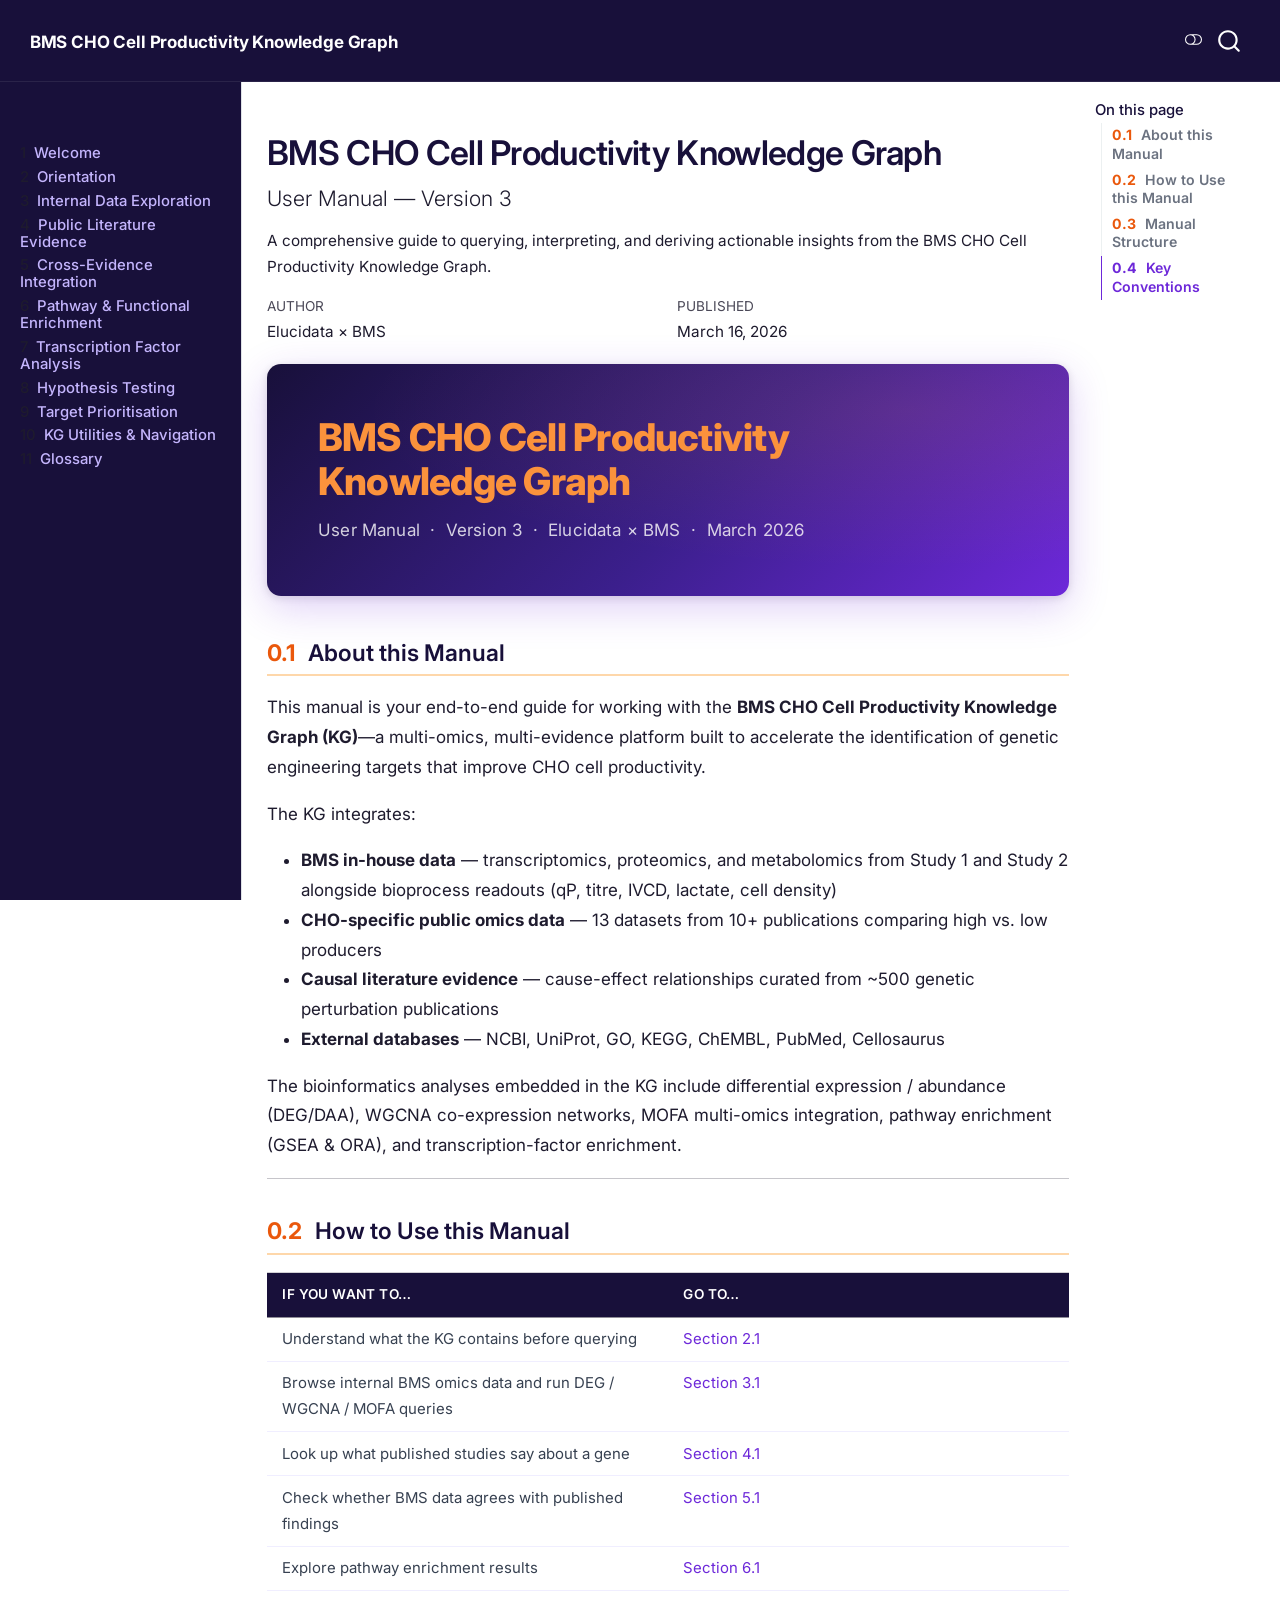
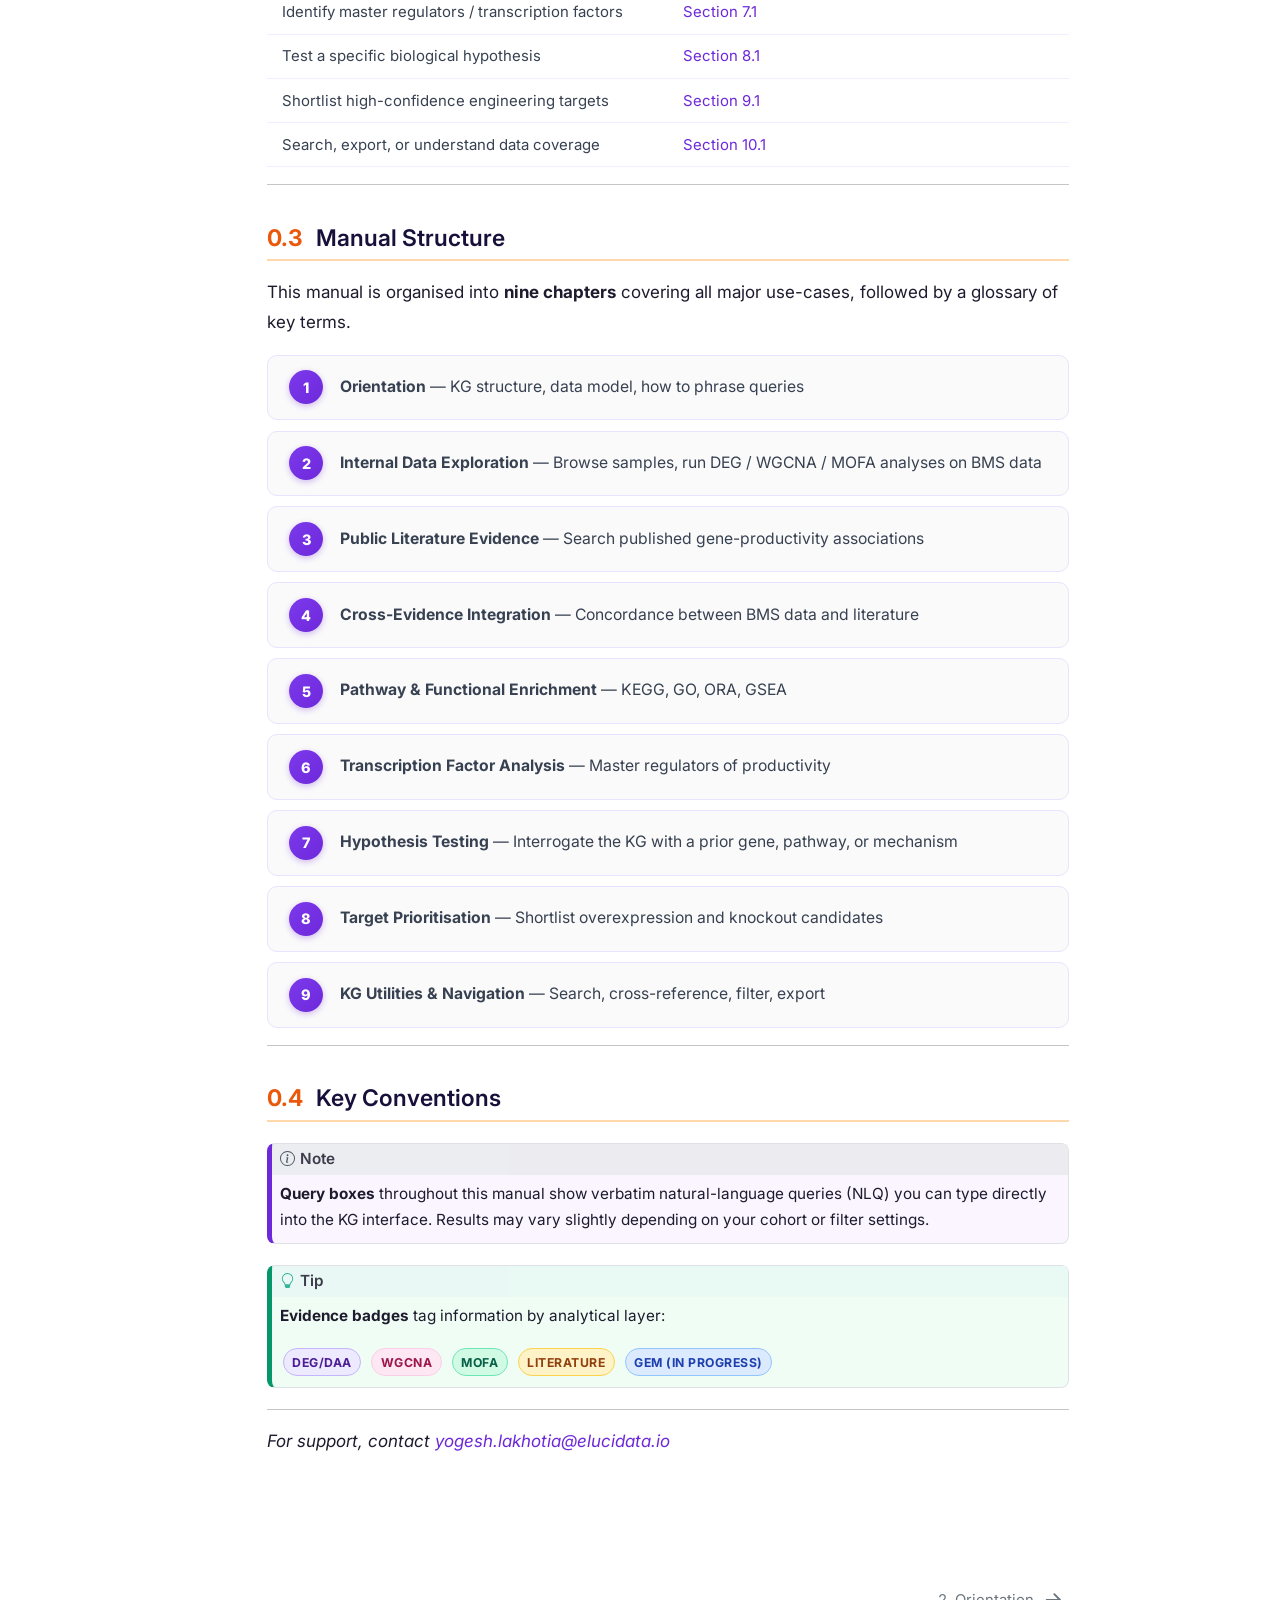
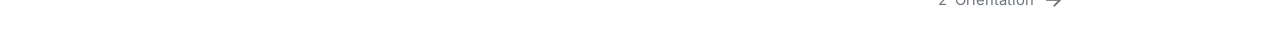
<file: _book/index.html>
<!DOCTYPE html>
<html xmlns="http://www.w3.org/1999/xhtml" lang="en" xml:lang="en"><head>

<meta charset="utf-8">
<meta name="generator" content="quarto-1.9.36">

<meta name="viewport" content="width=device-width, initial-scale=1.0, user-scalable=yes">

<meta name="author" content="Elucidata × BMS">
<meta name="dcterms.date" content="2026-03-16">
<meta name="description" content="A comprehensive guide to querying, interpreting, and deriving actionable insights from the BMS CHO Cell Productivity Knowledge Graph.">

<title>BMS CHO Cell Productivity Knowledge Graph</title>
<style>
/* Default styles provided by pandoc.
** See https://pandoc.org/MANUAL.html#variables-for-html for config info.
*/
code{white-space: pre-wrap;}
span.smallcaps{font-variant: small-caps;}
div.columns{display: flex; gap: min(4vw, 1.5em);}
div.column{flex: auto; overflow-x: auto;}
div.hanging-indent{margin-left: 1.5em; text-indent: -1.5em;}
ul.task-list{list-style: none;}
ul.task-list li input[type="checkbox"] {
  width: 0.8em;
  margin: 0 0.8em 0.2em -1em; /* quarto-specific, see https://github.com/quarto-dev/quarto-cli/issues/4556 */ 
  vertical-align: middle;
}
</style>


<script src="site_libs/quarto-nav/quarto-nav.js"></script>
<script src="site_libs/quarto-nav/headroom.min.js"></script>
<script src="site_libs/clipboard/clipboard.min.js"></script>
<script src="site_libs/quarto-search/autocomplete.umd.js"></script>
<script src="site_libs/quarto-search/fuse.min.js"></script>
<script src="site_libs/quarto-search/quarto-search.js"></script>
<meta name="quarto:offset" content="./">
<link href="./chapters/01-orientation.html" rel="next">
<script src="site_libs/quarto-html/quarto.js" type="module"></script>
<script src="site_libs/quarto-html/tabsets/tabsets.js" type="module"></script>
<script src="site_libs/quarto-html/popper.min.js"></script>
<script src="site_libs/quarto-html/tippy.umd.min.js"></script>
<script src="site_libs/quarto-html/anchor.min.js"></script>
<link href="site_libs/quarto-html/tippy.css" rel="stylesheet">
<link href="site_libs/quarto-html/quarto-syntax-highlighting-156c76771fd2490d2eb8da209f6ee8fd.css" rel="stylesheet" class="quarto-color-scheme" id="quarto-text-highlighting-styles">
<link href="site_libs/quarto-html/quarto-syntax-highlighting-dark-9d999877f3c5e6af240db9c54b9fdcfe.css" rel="stylesheet" class="quarto-color-scheme quarto-color-alternate" id="quarto-text-highlighting-styles">
<link href="site_libs/quarto-html/quarto-syntax-highlighting-156c76771fd2490d2eb8da209f6ee8fd.css" rel="stylesheet" class="quarto-color-scheme-extra" id="quarto-text-highlighting-styles">
<script src="site_libs/bootstrap/bootstrap.min.js"></script>
<link href="site_libs/bootstrap/bootstrap-icons.css" rel="stylesheet">
<link href="site_libs/bootstrap/bootstrap-00e9f1b5a2752f8c4356c5c7caae83e0.min.css" rel="stylesheet" append-hash="true" class="quarto-color-scheme" id="quarto-bootstrap" data-mode="light">
<link href="site_libs/bootstrap/bootstrap-dark-c3cbe804e7477162f487d173cf7d653f.min.css" rel="stylesheet" append-hash="true" class="quarto-color-scheme quarto-color-alternate" id="quarto-bootstrap" data-mode="dark">
<link href="site_libs/bootstrap/bootstrap-00e9f1b5a2752f8c4356c5c7caae83e0.min.css" rel="stylesheet" append-hash="true" class="quarto-color-scheme-extra" id="quarto-bootstrap" data-mode="light">
<script id="quarto-search-options" type="application/json">{
  "location": "navbar",
  "copy-button": false,
  "collapse-after": 3,
  "panel-placement": "end",
  "type": "overlay",
  "limit": 50,
  "keyboard-shortcut": [
    "f",
    "/",
    "s"
  ],
  "show-item-context": false,
  "language": {
    "search-no-results-text": "No results",
    "search-matching-documents-text": "matching documents",
    "search-copy-link-title": "Copy link to search",
    "search-hide-matches-text": "Hide additional matches",
    "search-more-match-text": "more match in this document",
    "search-more-matches-text": "more matches in this document",
    "search-clear-button-title": "Clear",
    "search-text-placeholder": "",
    "search-detached-cancel-button-title": "Cancel",
    "search-submit-button-title": "Submit",
    "search-label": "Search"
  }
}</script>
<style>html{ scroll-behavior: smooth; }</style>


</head>

<body class="nav-sidebar docked nav-fixed quarto-light"><script id="quarto-html-before-body" type="application/javascript">
    const toggleBodyColorMode = (bsSheetEl) => {
      const mode = bsSheetEl.getAttribute("data-mode");
      const bodyEl = window.document.querySelector("body");
      if (mode === "dark") {
        bodyEl.classList.add("quarto-dark");
        bodyEl.classList.remove("quarto-light");
      } else {
        bodyEl.classList.add("quarto-light");
        bodyEl.classList.remove("quarto-dark");
      }
    }
    const toggleBodyColorPrimary = () => {
      const bsSheetEl = window.document.querySelector("link#quarto-bootstrap:not([rel=disabled-stylesheet])");
      if (bsSheetEl) {
        toggleBodyColorMode(bsSheetEl);
      }
    }
    const setColorSchemeToggle = (alternate) => {
      const toggles = window.document.querySelectorAll('.quarto-color-scheme-toggle');
      for (let i=0; i < toggles.length; i++) {
        const toggle = toggles[i];
        if (toggle) {
          if (alternate) {
            toggle.classList.add("alternate");
          } else {
            toggle.classList.remove("alternate");
          }
        }
      }
    };
    const toggleColorMode = (alternate) => {
      // Switch the stylesheets
      const primaryStylesheets = window.document.querySelectorAll('link.quarto-color-scheme:not(.quarto-color-alternate)');
      const alternateStylesheets = window.document.querySelectorAll('link.quarto-color-scheme.quarto-color-alternate');
      manageTransitions('#quarto-margin-sidebar .nav-link', false);
      if (alternate) {
        // note: dark is layered on light, we don't disable primary!
        enableStylesheet(alternateStylesheets);
        for (const sheetNode of alternateStylesheets) {
          if (sheetNode.id === "quarto-bootstrap") {
            toggleBodyColorMode(sheetNode);
          }
        }
      } else {
        disableStylesheet(alternateStylesheets);
        enableStylesheet(primaryStylesheets)
        toggleBodyColorPrimary();
      }
      manageTransitions('#quarto-margin-sidebar .nav-link', true);
      // Switch the toggles
      setColorSchemeToggle(alternate)
      // Hack to workaround the fact that safari doesn't
      // properly recolor the scrollbar when toggling (#1455)
      if (navigator.userAgent.indexOf('Safari') > 0 && navigator.userAgent.indexOf('Chrome') == -1) {
        manageTransitions("body", false);
        window.scrollTo(0, 1);
        setTimeout(() => {
          window.scrollTo(0, 0);
          manageTransitions("body", true);
        }, 40);
      }
    }
    const disableStylesheet = (stylesheets) => {
      for (let i=0; i < stylesheets.length; i++) {
        const stylesheet = stylesheets[i];
        stylesheet.rel = 'disabled-stylesheet';
      }
    }
    const enableStylesheet = (stylesheets) => {
      for (let i=0; i < stylesheets.length; i++) {
        const stylesheet = stylesheets[i];
        if(stylesheet.rel !== 'stylesheet') { // for Chrome, which will still FOUC without this check
          stylesheet.rel = 'stylesheet';
        }
      }
    }
    const manageTransitions = (selector, allowTransitions) => {
      const els = window.document.querySelectorAll(selector);
      for (let i=0; i < els.length; i++) {
        const el = els[i];
        if (allowTransitions) {
          el.classList.remove('notransition');
        } else {
          el.classList.add('notransition');
        }
      }
    }
    const isFileUrl = () => {
      return window.location.protocol === 'file:';
    }
    const hasAlternateSentinel = () => {
      let styleSentinel = getColorSchemeSentinel();
      if (styleSentinel !== null) {
        return styleSentinel === "alternate";
      } else {
        return false;
      }
    }
    const setStyleSentinel = (alternate) => {
      const value = alternate ? "alternate" : "default";
      if (!isFileUrl()) {
        window.localStorage.setItem("quarto-color-scheme", value);
      } else {
        localAlternateSentinel = value;
      }
    }
    const getColorSchemeSentinel = () => {
      if (!isFileUrl()) {
        const storageValue = window.localStorage.getItem("quarto-color-scheme");
        return storageValue != null ? storageValue : localAlternateSentinel;
      } else {
        return localAlternateSentinel;
      }
    }
    const toggleGiscusIfUsed = (isAlternate, darkModeDefault) => {
      const baseTheme = document.querySelector('#giscus-base-theme')?.value ?? 'light';
      const alternateTheme = document.querySelector('#giscus-alt-theme')?.value ?? 'dark';
      let newTheme = '';
      if(authorPrefersDark) {
        newTheme = isAlternate ? baseTheme : alternateTheme;
      } else {
        newTheme = isAlternate ? alternateTheme : baseTheme;
      }
      const changeGiscusTheme = () => {
        // From: https://github.com/giscus/giscus/issues/336
        const sendMessage = (message) => {
          const iframe = document.querySelector('iframe.giscus-frame');
          if (!iframe) return;
          iframe.contentWindow.postMessage({ giscus: message }, 'https://giscus.app');
        }
        sendMessage({
          setConfig: {
            theme: newTheme
          }
        });
      }
      const isGiscussLoaded = window.document.querySelector('iframe.giscus-frame') !== null;
      if (isGiscussLoaded) {
        changeGiscusTheme();
      }
    };
    const authorPrefersDark = false;
    const darkModeDefault = authorPrefersDark;
      document.querySelector('link#quarto-text-highlighting-styles.quarto-color-scheme-extra').rel = 'disabled-stylesheet';
      document.querySelector('link#quarto-bootstrap.quarto-color-scheme-extra').rel = 'disabled-stylesheet';
    let localAlternateSentinel = darkModeDefault ? 'alternate' : 'default';
    // Dark / light mode switch
    window.quartoToggleColorScheme = () => {
      // Read the current dark / light value
      let toAlternate = !hasAlternateSentinel();
      toggleColorMode(toAlternate);
      setStyleSentinel(toAlternate);
      toggleGiscusIfUsed(toAlternate, darkModeDefault);
      window.dispatchEvent(new Event('resize'));
    };
    // Switch to dark mode if need be
    if (hasAlternateSentinel()) {
      toggleColorMode(true);
    } else {
      toggleColorMode(false);
    }
  </script>

<div id="quarto-search-results"></div>
  <header id="quarto-header" class="headroom fixed-top">
    <nav class="navbar navbar-expand-lg " data-bs-theme="dark">
      <div class="navbar-container container-fluid">
      <div class="navbar-brand-container mx-auto">
    <a class="navbar-brand" href="./index.html">
    <span class="navbar-title">BMS CHO Cell Productivity Knowledge Graph</span>
    </a>
  </div>
        <div class="quarto-navbar-tools tools-end">
  <a href="" class="quarto-color-scheme-toggle quarto-navigation-tool  px-1" onclick="window.quartoToggleColorScheme(); return false;" title="Toggle dark mode"><i class="bi"></i></a>
</div>
          <div id="quarto-search" class="" title="Search"></div>
      </div> <!-- /container-fluid -->
    </nav>
  <nav class="quarto-secondary-nav">
    <div class="container-fluid d-flex">
      <button type="button" class="quarto-btn-toggle btn" data-bs-toggle="collapse" role="button" data-bs-target=".quarto-sidebar-collapse-item" aria-controls="quarto-sidebar" aria-expanded="false" aria-label="Toggle sidebar navigation" onclick="if (window.quartoToggleHeadroom) { window.quartoToggleHeadroom(); }">
        <i class="bi bi-layout-text-sidebar-reverse"></i>
      </button>
        <nav class="quarto-page-breadcrumbs" aria-label="breadcrumb"><ol class="breadcrumb"><li class="breadcrumb-item"><a href="./index.html"><span class="chapter-number">1</span>&nbsp; <span class="chapter-title">Welcome</span></a></li></ol></nav>
        <a class="flex-grow-1" role="navigation" data-bs-toggle="collapse" data-bs-target=".quarto-sidebar-collapse-item" aria-controls="quarto-sidebar" aria-expanded="false" aria-label="Toggle sidebar navigation" onclick="if (window.quartoToggleHeadroom) { window.quartoToggleHeadroom(); }">      
        </a>
      <button type="button" class="btn quarto-search-button" aria-label="Search" onclick="window.quartoOpenSearch();">
        <i class="bi bi-search"></i>
      </button>
    </div>
  </nav>
</header>
<!-- content -->
<div id="quarto-content" class="quarto-container page-columns page-rows-contents page-layout-article page-navbar">
<!-- sidebar -->
  <nav id="quarto-sidebar" class="sidebar collapse collapse-horizontal quarto-sidebar-collapse-item sidebar-navigation docked overflow-auto">
        <div class="mt-2 flex-shrink-0 align-items-center">
        <div class="sidebar-search">
        <div id="quarto-search" class="" title="Search"></div>
        </div>
        </div>
    <div class="sidebar-menu-container"> 
    <ul class="list-unstyled mt-1">
        <li class="sidebar-item">
  <div class="sidebar-item-container"> 
  <a href="./index.html" class="sidebar-item-text sidebar-link active">
 <span class="menu-text"><span class="chapter-number">1</span>&nbsp; <span class="chapter-title">Welcome</span></span></a>
  </div>
</li>
        <li class="sidebar-item">
  <div class="sidebar-item-container"> 
  <a href="./chapters/01-orientation.html" class="sidebar-item-text sidebar-link">
 <span class="menu-text"><span class="chapter-number">2</span>&nbsp; <span class="chapter-title">Orientation</span></span></a>
  </div>
</li>
        <li class="sidebar-item">
  <div class="sidebar-item-container"> 
  <a href="./chapters/02-internal-data.html" class="sidebar-item-text sidebar-link">
 <span class="menu-text"><span class="chapter-number">3</span>&nbsp; <span class="chapter-title">Internal Data Exploration</span></span></a>
  </div>
</li>
        <li class="sidebar-item">
  <div class="sidebar-item-container"> 
  <a href="./chapters/03-public-literature.html" class="sidebar-item-text sidebar-link">
 <span class="menu-text"><span class="chapter-number">4</span>&nbsp; <span class="chapter-title">Public Literature Evidence</span></span></a>
  </div>
</li>
        <li class="sidebar-item">
  <div class="sidebar-item-container"> 
  <a href="./chapters/04-cross-evidence.html" class="sidebar-item-text sidebar-link">
 <span class="menu-text"><span class="chapter-number">5</span>&nbsp; <span class="chapter-title">Cross-Evidence Integration</span></span></a>
  </div>
</li>
        <li class="sidebar-item">
  <div class="sidebar-item-container"> 
  <a href="./chapters/05-pathway-enrichment.html" class="sidebar-item-text sidebar-link">
 <span class="menu-text"><span class="chapter-number">6</span>&nbsp; <span class="chapter-title">Pathway &amp; Functional Enrichment</span></span></a>
  </div>
</li>
        <li class="sidebar-item">
  <div class="sidebar-item-container"> 
  <a href="./chapters/06-transcription-factors.html" class="sidebar-item-text sidebar-link">
 <span class="menu-text"><span class="chapter-number">7</span>&nbsp; <span class="chapter-title">Transcription Factor Analysis</span></span></a>
  </div>
</li>
        <li class="sidebar-item">
  <div class="sidebar-item-container"> 
  <a href="./chapters/07-hypothesis-testing.html" class="sidebar-item-text sidebar-link">
 <span class="menu-text"><span class="chapter-number">8</span>&nbsp; <span class="chapter-title">Hypothesis Testing</span></span></a>
  </div>
</li>
        <li class="sidebar-item">
  <div class="sidebar-item-container"> 
  <a href="./chapters/08-target-prioritization.html" class="sidebar-item-text sidebar-link">
 <span class="menu-text"><span class="chapter-number">9</span>&nbsp; <span class="chapter-title">Target Prioritisation</span></span></a>
  </div>
</li>
        <li class="sidebar-item">
  <div class="sidebar-item-container"> 
  <a href="./chapters/09-utilities.html" class="sidebar-item-text sidebar-link">
 <span class="menu-text"><span class="chapter-number">10</span>&nbsp; <span class="chapter-title">KG Utilities &amp; Navigation</span></span></a>
  </div>
</li>
        <li class="sidebar-item">
  <div class="sidebar-item-container"> 
  <a href="./chapters/glossary.html" class="sidebar-item-text sidebar-link">
 <span class="menu-text"><span class="chapter-number">11</span>&nbsp; <span class="chapter-title">Glossary</span></span></a>
  </div>
</li>
    </ul>
    </div>
</nav>
<div id="quarto-sidebar-glass" class="quarto-sidebar-collapse-item" data-bs-toggle="collapse" data-bs-target=".quarto-sidebar-collapse-item"></div>
<!-- margin-sidebar -->
    <div id="quarto-margin-sidebar" class="sidebar margin-sidebar">
        <nav id="TOC" role="doc-toc" class="toc-active">
    <h2 id="toc-title">On this page</h2>
   
  <ul>
  <li><a href="#about-this-manual" id="toc-about-this-manual" class="nav-link active" data-scroll-target="#about-this-manual"><span class="header-section-number">0.1</span> About this Manual</a></li>
  <li><a href="#how-to-use-this-manual" id="toc-how-to-use-this-manual" class="nav-link" data-scroll-target="#how-to-use-this-manual"><span class="header-section-number">0.2</span> How to Use this Manual</a></li>
  <li><a href="#manual-structure" id="toc-manual-structure" class="nav-link" data-scroll-target="#manual-structure"><span class="header-section-number">0.3</span> Manual Structure</a></li>
  <li><a href="#key-conventions" id="toc-key-conventions" class="nav-link" data-scroll-target="#key-conventions"><span class="header-section-number">0.4</span> Key Conventions</a></li>
  </ul>
</nav>
    </div>
<!-- main -->
<main class="content" id="quarto-document-content">


<header id="title-block-header" class="quarto-title-block default">
<div class="quarto-title">
<h1 class="title">BMS CHO Cell Productivity Knowledge Graph</h1>
<p class="subtitle lead">User Manual — Version 3</p>
</div>

<div>
  <div class="description">
    <p>A comprehensive guide to querying, interpreting, and deriving actionable insights from the BMS CHO Cell Productivity Knowledge Graph.</p>
  </div>
</div>


<div class="quarto-title-meta">

    <div>
    <div class="quarto-title-meta-heading">Author</div>
    <div class="quarto-title-meta-contents">
             <p>Elucidata × BMS </p>
          </div>
  </div>
    
    <div>
    <div class="quarto-title-meta-heading">Published</div>
    <div class="quarto-title-meta-contents">
      <p class="date">March 16, 2026</p>
    </div>
  </div>
  
    
  </div>
  


</header>


<div class="hero-banner">
  <p class="hero-title">BMS CHO Cell Productivity<br>Knowledge Graph</p>
  <p class="hero-subtitle">User Manual &nbsp;·&nbsp; Version 3 &nbsp;·&nbsp; Elucidata × BMS &nbsp;·&nbsp; March 2026</p>
</div>
<section id="about-this-manual" class="level2" data-number="0.1">
<h2 data-number="0.1" class="anchored" data-anchor-id="about-this-manual"><span class="header-section-number">0.1</span> About this Manual</h2>
<p>This manual is your end-to-end guide for working with the <strong>BMS CHO Cell Productivity Knowledge Graph (KG)</strong>—a multi-omics, multi-evidence platform built to accelerate the identification of genetic engineering targets that improve CHO cell productivity.</p>
<p>The KG integrates:</p>
<ul>
<li><strong>BMS in-house data</strong> — transcriptomics, proteomics, and metabolomics from Study 1 and Study 2 alongside bioprocess readouts (qP, titre, IVCD, lactate, cell density)</li>
<li><strong>CHO-specific public omics data</strong> — 13 datasets from 10+ publications comparing high vs.&nbsp;low producers</li>
<li><strong>Causal literature evidence</strong> — cause-effect relationships curated from ~500 genetic perturbation publications</li>
<li><strong>External databases</strong> — NCBI, UniProt, GO, KEGG, ChEMBL, PubMed, Cellosaurus</li>
</ul>
<p>The bioinformatics analyses embedded in the KG include differential expression / abundance (DEG/DAA), WGCNA co-expression networks, MOFA multi-omics integration, pathway enrichment (GSEA &amp; ORA), and transcription-factor enrichment.</p>
<hr>
</section>
<section id="how-to-use-this-manual" class="level2" data-number="0.2">
<h2 data-number="0.2" class="anchored" data-anchor-id="how-to-use-this-manual"><span class="header-section-number">0.2</span> How to Use this Manual</h2>
<table class="caption-top table">
<colgroup>
<col style="width: 50%">
<col style="width: 50%">
</colgroup>
<thead>
<tr class="header">
<th>If you want to…</th>
<th>Go to…</th>
</tr>
</thead>
<tbody>
<tr class="odd">
<td>Understand what the KG contains before querying</td>
<td><a href="chapters/01-orientation.html#sec-orientation" class="quarto-xref"><span>Section 2.1</span></a></td>
</tr>
<tr class="even">
<td>Browse internal BMS omics data and run DEG / WGCNA / MOFA queries</td>
<td><a href="chapters/02-internal-data.html#sec-internal" class="quarto-xref"><span>Section 3.1</span></a></td>
</tr>
<tr class="odd">
<td>Look up what published studies say about a gene</td>
<td><a href="chapters/03-public-literature.html#sec-literature" class="quarto-xref"><span>Section 4.1</span></a></td>
</tr>
<tr class="even">
<td>Check whether BMS data agrees with published findings</td>
<td><a href="chapters/04-cross-evidence.html#sec-cross-evidence" class="quarto-xref"><span>Section 5.1</span></a></td>
</tr>
<tr class="odd">
<td>Explore pathway enrichment results</td>
<td><a href="chapters/05-pathway-enrichment.html#sec-pathways" class="quarto-xref"><span>Section 6.1</span></a></td>
</tr>
<tr class="even">
<td>Identify master regulators / transcription factors</td>
<td><a href="chapters/06-transcription-factors.html#sec-tf" class="quarto-xref"><span>Section 7.1</span></a></td>
</tr>
<tr class="odd">
<td>Test a specific biological hypothesis</td>
<td><a href="chapters/07-hypothesis-testing.html#sec-hypothesis" class="quarto-xref"><span>Section 8.1</span></a></td>
</tr>
<tr class="even">
<td>Shortlist high-confidence engineering targets</td>
<td><a href="chapters/08-target-prioritization.html#sec-targets" class="quarto-xref"><span>Section 9.1</span></a></td>
</tr>
<tr class="odd">
<td>Search, export, or understand data coverage</td>
<td><a href="chapters/09-utilities.html#sec-utilities" class="quarto-xref"><span>Section 10.1</span></a></td>
</tr>
</tbody>
</table>
<hr>
</section>
<section id="manual-structure" class="level2" data-number="0.3">
<h2 data-number="0.3" class="anchored" data-anchor-id="manual-structure"><span class="header-section-number">0.3</span> Manual Structure</h2>
<p>This manual is organised into <strong>nine chapters</strong> covering all major use-cases, followed by a glossary of key terms.</p>
<div class="step-box">
  <div class="step-number">1</div>
  <div><strong>Orientation</strong> — KG structure, data model, how to phrase queries</div>
</div>
<div class="step-box">
  <div class="step-number">2</div>
  <div><strong>Internal Data Exploration</strong> — Browse samples, run DEG / WGCNA / MOFA analyses on BMS data</div>
</div>
<div class="step-box">
  <div class="step-number">3</div>
  <div><strong>Public Literature Evidence</strong> — Search published gene-productivity associations</div>
</div>
<div class="step-box">
  <div class="step-number">4</div>
  <div><strong>Cross-Evidence Integration</strong> — Concordance between BMS data and literature</div>
</div>
<div class="step-box">
  <div class="step-number">5</div>
  <div><strong>Pathway &amp; Functional Enrichment</strong> — KEGG, GO, ORA, GSEA</div>
</div>
<div class="step-box">
  <div class="step-number">6</div>
  <div><strong>Transcription Factor Analysis</strong> — Master regulators of productivity</div>
</div>
<div class="step-box">
  <div class="step-number">7</div>
  <div><strong>Hypothesis Testing</strong> — Interrogate the KG with a prior gene, pathway, or mechanism</div>
</div>
<div class="step-box">
  <div class="step-number">8</div>
  <div><strong>Target Prioritisation</strong> — Shortlist overexpression and knockout candidates</div>
</div>
<div class="step-box">
  <div class="step-number">9</div>
  <div><strong>KG Utilities &amp; Navigation</strong> — Search, cross-reference, filter, export</div>
</div>
<hr>
</section>
<section id="key-conventions" class="level2" data-number="0.4">
<h2 data-number="0.4" class="anchored" data-anchor-id="key-conventions"><span class="header-section-number">0.4</span> Key Conventions</h2>
<div class="callout callout-style-default callout-note callout-titled">
<div class="callout-header d-flex align-content-center">
<div class="callout-icon-container">
<i class="callout-icon"></i>
</div>
<div class="callout-title-container flex-fill">
Note
</div>
</div>
<div class="callout-body-container callout-body">
<p><strong>Query boxes</strong> throughout this manual show verbatim natural-language queries (NLQ) you can type directly into the KG interface. Results may vary slightly depending on your cohort or filter settings.</p>
</div>
</div>
<div class="callout callout-style-default callout-tip callout-titled">
<div class="callout-header d-flex align-content-center">
<div class="callout-icon-container">
<i class="callout-icon"></i>
</div>
<div class="callout-title-container flex-fill">
Tip
</div>
</div>
<div class="callout-body-container callout-body">
<p><strong>Evidence badges</strong> tag information by analytical layer:</p>
<p><span class="evidence-badge badge-deg">DEG/DAA</span> <span class="evidence-badge badge-wgcna">WGCNA</span> <span class="evidence-badge badge-mofa">MOFA</span> <span class="evidence-badge badge-lit">Literature</span> <span class="evidence-badge badge-gem">GEM (in progress)</span></p>
</div>
</div>
<hr>
<p><em>For support, contact <a href="mailto:yogesh.lakhotia@elucidata.io">yogesh.lakhotia@elucidata.io</a></em></p>


</section>

</main> <!-- /main -->
<script id="quarto-html-after-body" type="application/javascript">
  window.document.addEventListener("DOMContentLoaded", function (event) {
    // Ensure there is a toggle, if there isn't float one in the top right
    if (window.document.querySelector('.quarto-color-scheme-toggle') === null) {
      const a = window.document.createElement('a');
      a.classList.add('top-right');
      a.classList.add('quarto-color-scheme-toggle');
      a.href = "";
      a.onclick = function() { try { window.quartoToggleColorScheme(); } catch {} return false; };
      const i = window.document.createElement("i");
      i.classList.add('bi');
      a.appendChild(i);
      window.document.body.appendChild(a);
    }
    setColorSchemeToggle(hasAlternateSentinel())
    const icon = "";
    const anchorJS = new window.AnchorJS();
    anchorJS.options = {
      placement: 'right',
      icon: icon
    };
    anchorJS.add('.anchored');
    const isCodeAnnotation = (el) => {
      for (const clz of el.classList) {
        if (clz.startsWith('code-annotation-')) {                     
          return true;
        }
      }
      return false;
    }
    const onCopySuccess = function(e) {
      // button target
      const button = e.trigger;
      // don't keep focus
      button.blur();
      // flash "checked"
      button.classList.add('code-copy-button-checked');
      var currentTitle = button.getAttribute("title");
      button.setAttribute("title", "Copied!");
      let tooltip;
      if (window.bootstrap) {
        button.setAttribute("data-bs-toggle", "tooltip");
        button.setAttribute("data-bs-placement", "left");
        button.setAttribute("data-bs-title", "Copied!");
        tooltip = new bootstrap.Tooltip(button, 
          { trigger: "manual", 
            customClass: "code-copy-button-tooltip",
            offset: [0, -8]});
        tooltip.show();    
      }
      setTimeout(function() {
        if (tooltip) {
          tooltip.hide();
          button.removeAttribute("data-bs-title");
          button.removeAttribute("data-bs-toggle");
          button.removeAttribute("data-bs-placement");
        }
        button.setAttribute("title", currentTitle);
        button.classList.remove('code-copy-button-checked');
      }, 1000);
      // clear code selection
      e.clearSelection();
    }
    const getTextToCopy = function(trigger) {
      const outerScaffold = trigger.parentElement.cloneNode(true);
      const codeEl = outerScaffold.querySelector('code');
      for (const childEl of codeEl.children) {
        if (isCodeAnnotation(childEl)) {
          childEl.remove();
        }
      }
      return codeEl.innerText;
    }
    const clipboard = new window.ClipboardJS('.code-copy-button:not([data-in-quarto-modal])', {
      text: getTextToCopy
    });
    clipboard.on('success', onCopySuccess);
    if (window.document.getElementById('quarto-embedded-source-code-modal')) {
      const clipboardModal = new window.ClipboardJS('.code-copy-button[data-in-quarto-modal]', {
        text: getTextToCopy,
        container: window.document.getElementById('quarto-embedded-source-code-modal')
      });
      clipboardModal.on('success', onCopySuccess);
    }
      var localhostRegex = new RegExp(/^(?:http|https):\/\/localhost\:?[0-9]*\//);
      var mailtoRegex = new RegExp(/^mailto:/);
        var filterRegex = new RegExp('/' + window.location.host + '/');
      var isInternal = (href) => {
          return filterRegex.test(href) || localhostRegex.test(href) || mailtoRegex.test(href);
      }
      // Inspect non-navigation links and adorn them if external
     var links = window.document.querySelectorAll('a[href]:not(.nav-link):not(.navbar-brand):not(.toc-action):not(.sidebar-link):not(.sidebar-item-toggle):not(.pagination-link):not(.no-external):not([aria-hidden]):not(.dropdown-item):not(.quarto-navigation-tool):not(.about-link)');
      for (var i=0; i<links.length; i++) {
        const link = links[i];
        if (!isInternal(link.href)) {
          // undo the damage that might have been done by quarto-nav.js in the case of
          // links that we want to consider external
          if (link.dataset.originalHref !== undefined) {
            link.href = link.dataset.originalHref;
          }
            // target, if specified
            link.setAttribute("target", "_blank");
            if (link.getAttribute("rel") === null) {
              link.setAttribute("rel", "noopener");
            }
            // default icon
            link.classList.add("external");
        }
      }
    function tippyHover(el, contentFn, onTriggerFn, onUntriggerFn) {
      const config = {
        allowHTML: true,
        maxWidth: 500,
        delay: 100,
        arrow: false,
        appendTo: function(el) {
            return el.parentElement;
        },
        interactive: true,
        interactiveBorder: 10,
        theme: 'quarto',
        placement: 'bottom-start',
      };
      if (contentFn) {
        config.content = contentFn;
      }
      if (onTriggerFn) {
        config.onTrigger = onTriggerFn;
      }
      if (onUntriggerFn) {
        config.onUntrigger = onUntriggerFn;
      }
      window.tippy(el, config); 
    }
    const noterefs = window.document.querySelectorAll('a[role="doc-noteref"]');
    for (var i=0; i<noterefs.length; i++) {
      const ref = noterefs[i];
      tippyHover(ref, function() {
        // use id or data attribute instead here
        let href = ref.getAttribute('data-footnote-href') || ref.getAttribute('href');
        try { href = new URL(href).hash; } catch {}
        const id = href.replace(/^#\/?/, "");
        const note = window.document.getElementById(id);
        if (note) {
          return note.innerHTML;
        } else {
          return "";
        }
      });
    }
    const xrefs = window.document.querySelectorAll('a.quarto-xref');
    const processXRef = (id, note) => {
      // Strip column container classes
      const stripColumnClz = (el) => {
        el.classList.remove("page-full", "page-columns");
        if (el.children) {
          for (const child of el.children) {
            stripColumnClz(child);
          }
        }
      }
      stripColumnClz(note)
      if (id === null || id.startsWith('sec-')) {
        // Special case sections, only their first couple elements
        const container = document.createElement("div");
        if (note.children && note.children.length > 2) {
          container.appendChild(note.children[0].cloneNode(true));
          for (let i = 1; i < note.children.length; i++) {
            const child = note.children[i];
            if (child.tagName === "P" && child.innerText === "") {
              continue;
            } else {
              container.appendChild(child.cloneNode(true));
              break;
            }
          }
          if (window.Quarto?.typesetMath) {
            window.Quarto.typesetMath(container);
          }
          return container.innerHTML
        } else {
          if (window.Quarto?.typesetMath) {
            window.Quarto.typesetMath(note);
          }
          return note.innerHTML;
        }
      } else {
        // Remove any anchor links if they are present
        const anchorLink = note.querySelector('a.anchorjs-link');
        if (anchorLink) {
          anchorLink.remove();
        }
        if (window.Quarto?.typesetMath) {
          window.Quarto.typesetMath(note);
        }
        if (note.classList.contains("callout")) {
          return note.outerHTML;
        } else {
          return note.innerHTML;
        }
      }
    }
    for (var i=0; i<xrefs.length; i++) {
      const xref = xrefs[i];
      tippyHover(xref, undefined, function(instance) {
        instance.disable();
        let url = xref.getAttribute('href');
        let hash = undefined; 
        if (url.startsWith('#')) {
          hash = url;
        } else {
          try { hash = new URL(url).hash; } catch {}
        }
        if (hash) {
          const id = hash.replace(/^#\/?/, "");
          const note = window.document.getElementById(id);
          if (note !== null) {
            try {
              const html = processXRef(id, note.cloneNode(true));
              instance.setContent(html);
            } finally {
              instance.enable();
              instance.show();
            }
          } else {
            // See if we can fetch this
            fetch(url.split('#')[0])
            .then(res => res.text())
            .then(html => {
              const parser = new DOMParser();
              const htmlDoc = parser.parseFromString(html, "text/html");
              const note = htmlDoc.getElementById(id);
              if (note !== null) {
                const html = processXRef(id, note);
                instance.setContent(html);
              } 
            }).finally(() => {
              instance.enable();
              instance.show();
            });
          }
        } else {
          // See if we can fetch a full url (with no hash to target)
          // This is a special case and we should probably do some content thinning / targeting
          fetch(url)
          .then(res => res.text())
          .then(html => {
            const parser = new DOMParser();
            const htmlDoc = parser.parseFromString(html, "text/html");
            const note = htmlDoc.querySelector('main.content');
            if (note !== null) {
              // This should only happen for chapter cross references
              // (since there is no id in the URL)
              // remove the first header
              if (note.children.length > 0 && note.children[0].tagName === "HEADER") {
                note.children[0].remove();
              }
              const html = processXRef(null, note);
              instance.setContent(html);
            } 
          }).finally(() => {
            instance.enable();
            instance.show();
          });
        }
      }, function(instance) {
      });
    }
        let selectedAnnoteEl;
        const selectorForAnnotation = ( cell, annotation) => {
          let cellAttr = 'data-code-cell="' + cell + '"';
          let lineAttr = 'data-code-annotation="' +  annotation + '"';
          const selector = 'span[' + cellAttr + '][' + lineAttr + ']';
          return selector;
        }
        const selectCodeLines = (annoteEl) => {
          const doc = window.document;
          const targetCell = annoteEl.getAttribute("data-target-cell");
          const targetAnnotation = annoteEl.getAttribute("data-target-annotation");
          const annoteSpan = window.document.querySelector(selectorForAnnotation(targetCell, targetAnnotation));
          const lines = annoteSpan.getAttribute("data-code-lines").split(",");
          const lineIds = lines.map((line) => {
            return targetCell + "-" + line;
          })
          let top = null;
          let height = null;
          let parent = null;
          if (lineIds.length > 0) {
              //compute the position of the single el (top and bottom and make a div)
              const el = window.document.getElementById(lineIds[0]);
              top = el.offsetTop;
              height = el.offsetHeight;
              parent = el.parentElement.parentElement;
            if (lineIds.length > 1) {
              const lastEl = window.document.getElementById(lineIds[lineIds.length - 1]);
              const bottom = lastEl.offsetTop + lastEl.offsetHeight;
              height = bottom - top;
            }
            if (top !== null && height !== null && parent !== null) {
              // cook up a div (if necessary) and position it 
              let div = window.document.getElementById("code-annotation-line-highlight");
              if (div === null) {
                div = window.document.createElement("div");
                div.setAttribute("id", "code-annotation-line-highlight");
                div.style.position = 'absolute';
                parent.appendChild(div);
              }
              div.style.top = top - 2 + "px";
              div.style.height = height + 4 + "px";
              div.style.left = 0;
              let gutterDiv = window.document.getElementById("code-annotation-line-highlight-gutter");
              if (gutterDiv === null) {
                gutterDiv = window.document.createElement("div");
                gutterDiv.setAttribute("id", "code-annotation-line-highlight-gutter");
                gutterDiv.style.position = 'absolute';
                const codeCell = window.document.getElementById(targetCell);
                const gutter = codeCell.querySelector('.code-annotation-gutter');
                gutter.appendChild(gutterDiv);
              }
              gutterDiv.style.top = top - 2 + "px";
              gutterDiv.style.height = height + 4 + "px";
            }
            selectedAnnoteEl = annoteEl;
          }
        };
        const unselectCodeLines = () => {
          const elementsIds = ["code-annotation-line-highlight", "code-annotation-line-highlight-gutter"];
          elementsIds.forEach((elId) => {
            const div = window.document.getElementById(elId);
            if (div) {
              div.remove();
            }
          });
          selectedAnnoteEl = undefined;
        };
          // Handle positioning of the toggle
      window.addEventListener(
        "resize",
        throttle(() => {
          elRect = undefined;
          if (selectedAnnoteEl) {
            selectCodeLines(selectedAnnoteEl);
          }
        }, 10)
      );
      function throttle(fn, ms) {
      let throttle = false;
      let timer;
        return (...args) => {
          if(!throttle) { // first call gets through
              fn.apply(this, args);
              throttle = true;
          } else { // all the others get throttled
              if(timer) clearTimeout(timer); // cancel #2
              timer = setTimeout(() => {
                fn.apply(this, args);
                timer = throttle = false;
              }, ms);
          }
        };
      }
        // Attach click handler to the DT
        const annoteDls = window.document.querySelectorAll('dt[data-target-cell]');
        for (const annoteDlNode of annoteDls) {
          annoteDlNode.addEventListener('click', (event) => {
            const clickedEl = event.target;
            if (clickedEl !== selectedAnnoteEl) {
              unselectCodeLines();
              const activeEl = window.document.querySelector('dt[data-target-cell].code-annotation-active');
              if (activeEl) {
                activeEl.classList.remove('code-annotation-active');
              }
              selectCodeLines(clickedEl);
              clickedEl.classList.add('code-annotation-active');
            } else {
              // Unselect the line
              unselectCodeLines();
              clickedEl.classList.remove('code-annotation-active');
            }
          });
        }
    const findCites = (el) => {
      const parentEl = el.parentElement;
      if (parentEl) {
        const cites = parentEl.dataset.cites;
        if (cites) {
          return {
            el,
            cites: cites.split(' ')
          };
        } else {
          return findCites(el.parentElement)
        }
      } else {
        return undefined;
      }
    };
    var bibliorefs = window.document.querySelectorAll('a[role="doc-biblioref"]');
    for (var i=0; i<bibliorefs.length; i++) {
      const ref = bibliorefs[i];
      const citeInfo = findCites(ref);
      if (citeInfo) {
        tippyHover(citeInfo.el, function() {
          var popup = window.document.createElement('div');
          citeInfo.cites.forEach(function(cite) {
            var citeDiv = window.document.createElement('div');
            citeDiv.classList.add('hanging-indent');
            citeDiv.classList.add('csl-entry');
            var biblioDiv = window.document.getElementById('ref-' + cite);
            if (biblioDiv) {
              citeDiv.innerHTML = biblioDiv.innerHTML;
            }
            popup.appendChild(citeDiv);
          });
          return popup.innerHTML;
        });
      }
    }
  });
  </script>
<nav class="page-navigation">
  <div class="nav-page nav-page-previous">
  </div>
  <div class="nav-page nav-page-next">
      <a href="./chapters/01-orientation.html" class="pagination-link" aria-label="Orientation">
        <span class="nav-page-text"><span class="chapter-number">2</span>&nbsp; <span class="chapter-title">Orientation</span></span> <i class="bi bi-arrow-right-short"></i>
      </a>
  </div>
</nav>
</div> <!-- /content -->




<script src="site_libs/quarto-html/zenscroll-min.js"></script>
</body></html>
</file>
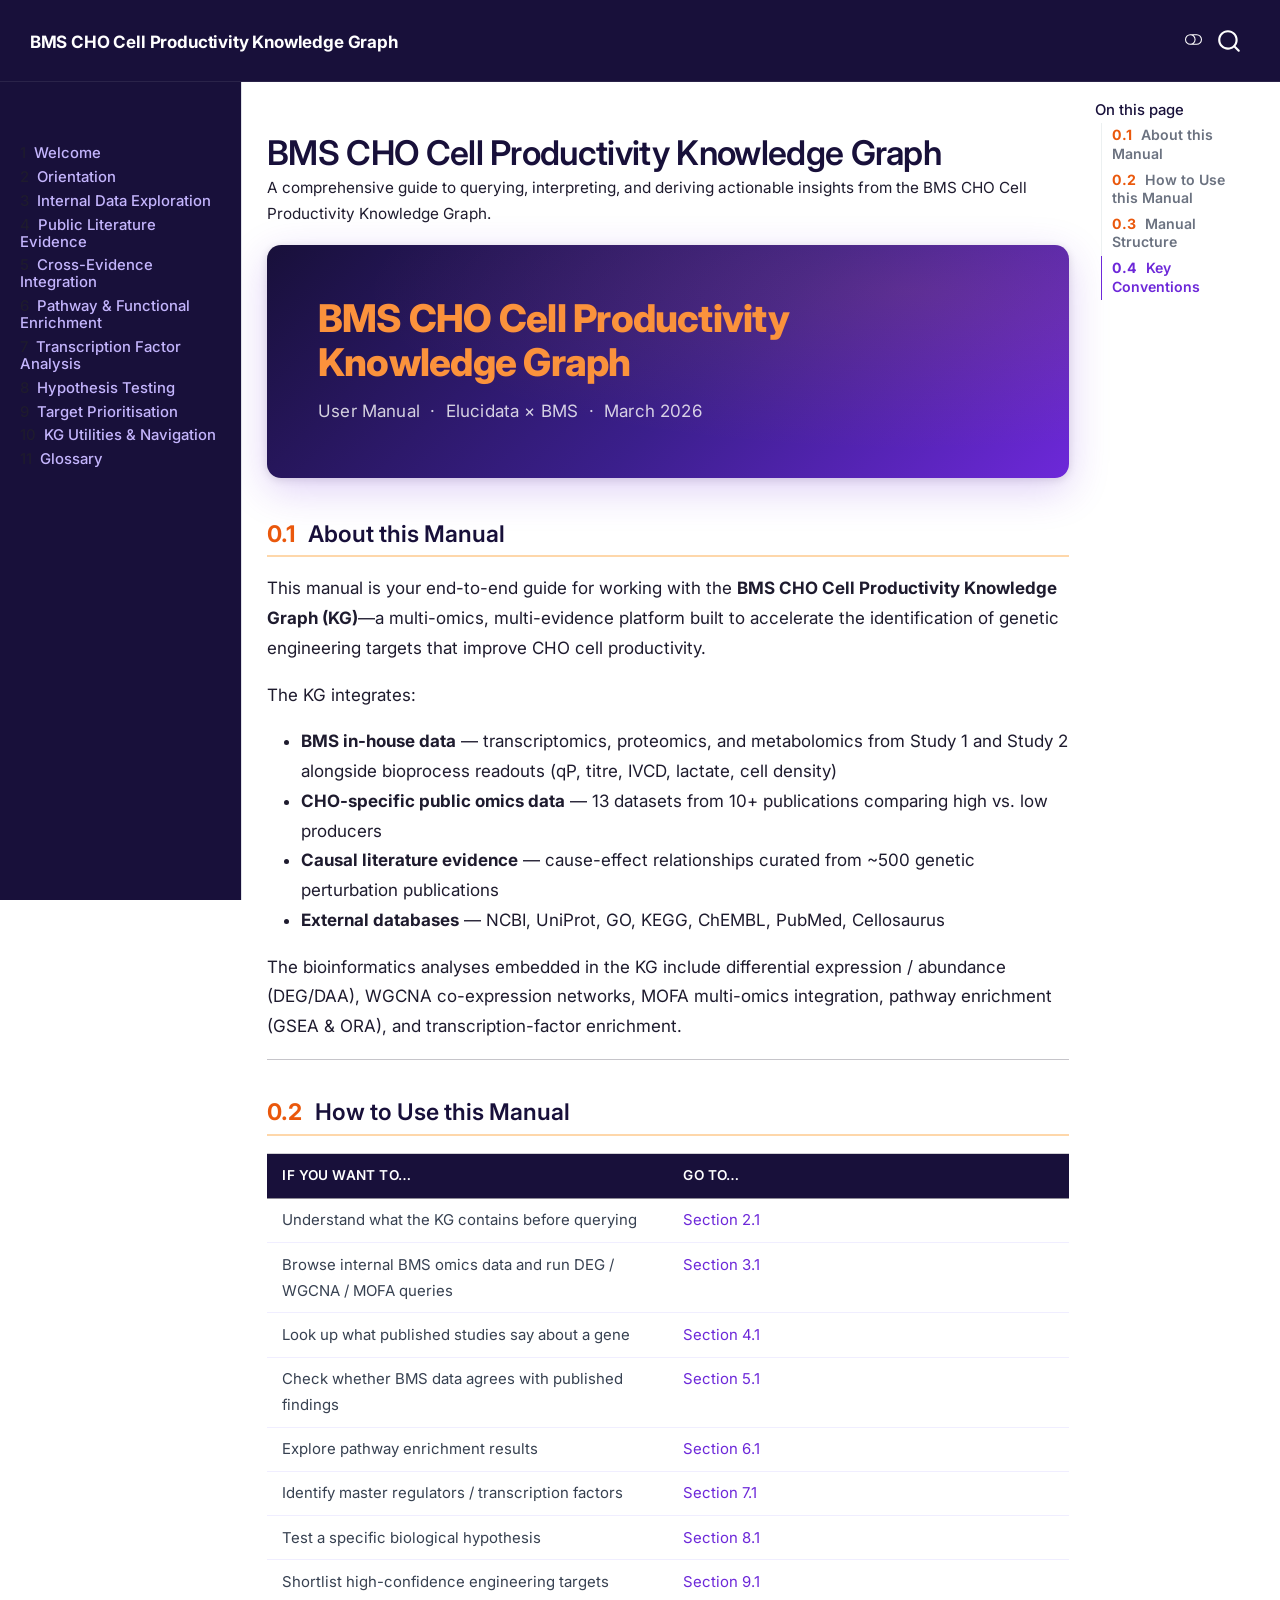
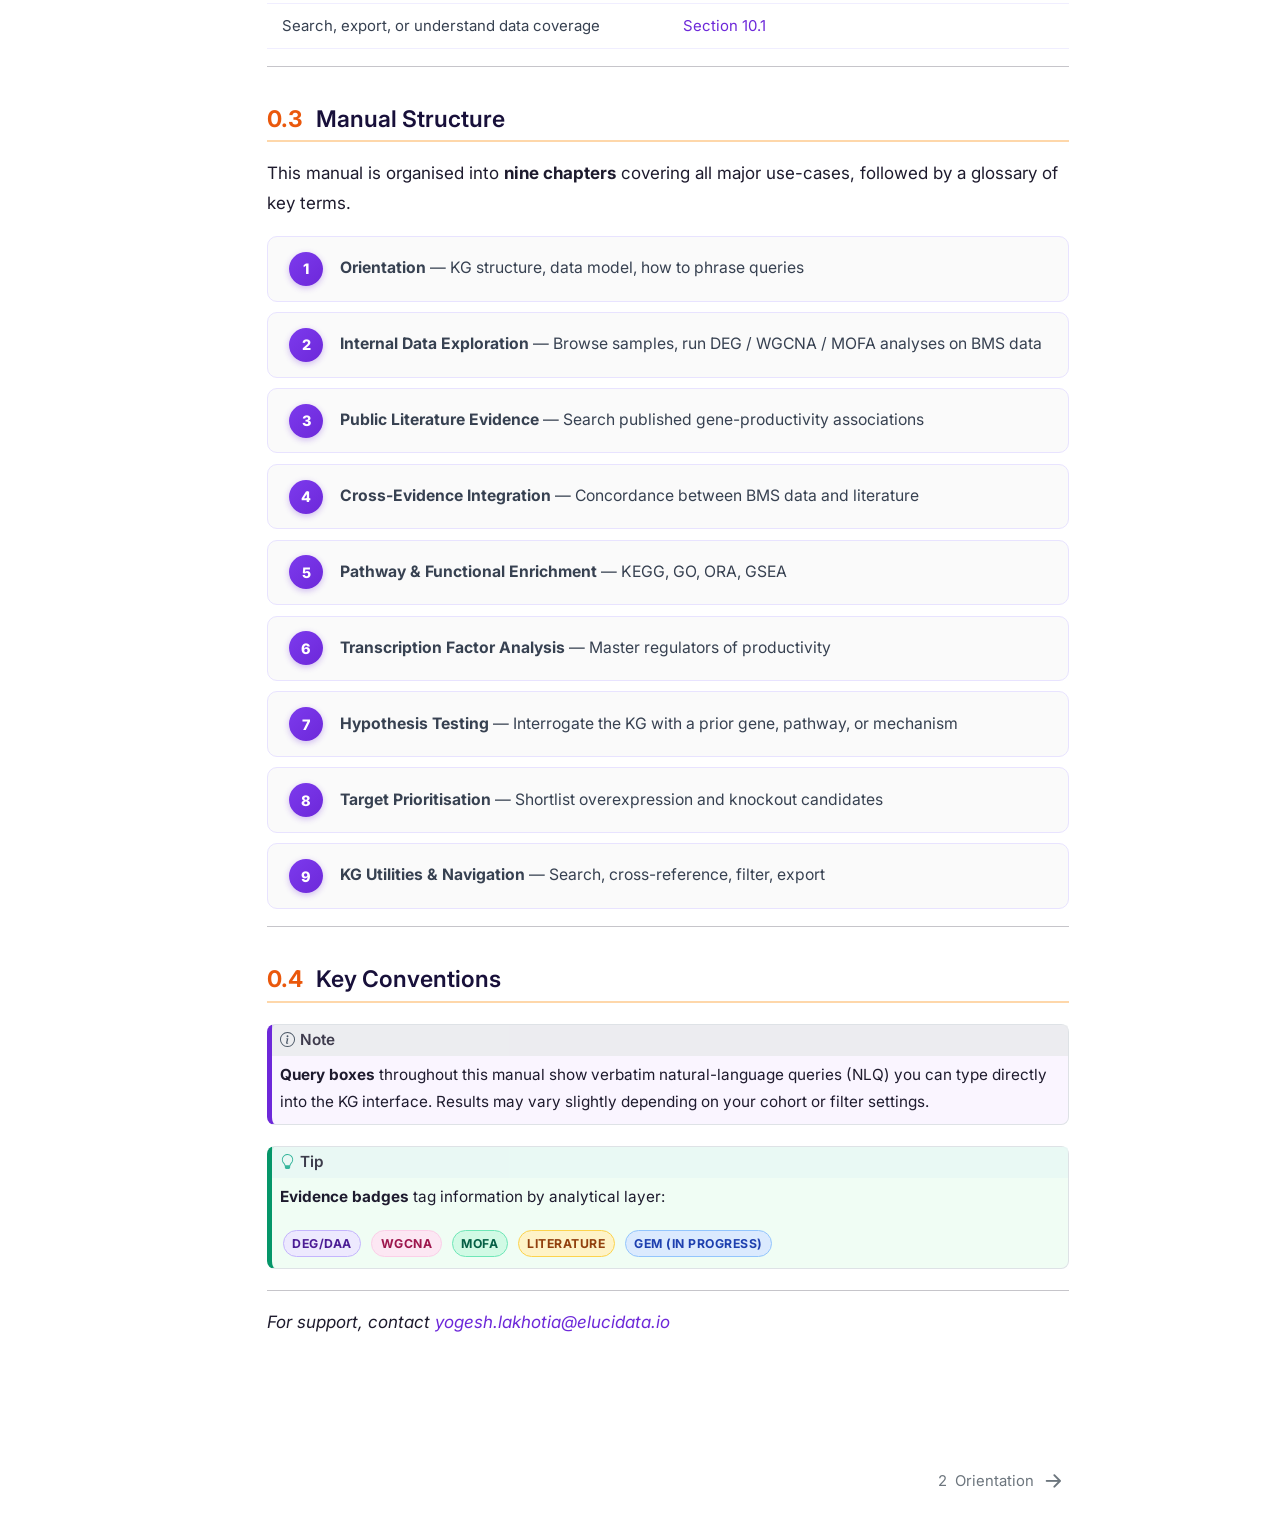
<file: docs/index.html>
<!DOCTYPE html>
<html xmlns="http://www.w3.org/1999/xhtml" lang="en" xml:lang="en"><head>

<meta charset="utf-8">
<meta name="generator" content="quarto-1.9.36">

<meta name="viewport" content="width=device-width, initial-scale=1.0, user-scalable=yes">

<meta name="description" content="A comprehensive guide to querying, interpreting, and deriving actionable insights from the BMS CHO Cell Productivity Knowledge Graph.">

<title>BMS CHO Cell Productivity Knowledge Graph</title>
<style>
/* Default styles provided by pandoc.
** See https://pandoc.org/MANUAL.html#variables-for-html for config info.
*/
code{white-space: pre-wrap;}
span.smallcaps{font-variant: small-caps;}
div.columns{display: flex; gap: min(4vw, 1.5em);}
div.column{flex: auto; overflow-x: auto;}
div.hanging-indent{margin-left: 1.5em; text-indent: -1.5em;}
ul.task-list{list-style: none;}
ul.task-list li input[type="checkbox"] {
  width: 0.8em;
  margin: 0 0.8em 0.2em -1em; /* quarto-specific, see https://github.com/quarto-dev/quarto-cli/issues/4556 */ 
  vertical-align: middle;
}
</style>


<script src="site_libs/quarto-nav/quarto-nav.js"></script>
<script src="site_libs/quarto-nav/headroom.min.js"></script>
<script src="site_libs/clipboard/clipboard.min.js"></script>
<script src="site_libs/quarto-search/autocomplete.umd.js"></script>
<script src="site_libs/quarto-search/fuse.min.js"></script>
<script src="site_libs/quarto-search/quarto-search.js"></script>
<meta name="quarto:offset" content="./">
<link href="./chapters/01-orientation.html" rel="next">
<script src="site_libs/quarto-html/quarto.js" type="module"></script>
<script src="site_libs/quarto-html/tabsets/tabsets.js" type="module"></script>
<script src="site_libs/quarto-html/popper.min.js"></script>
<script src="site_libs/quarto-html/tippy.umd.min.js"></script>
<script src="site_libs/quarto-html/anchor.min.js"></script>
<link href="site_libs/quarto-html/tippy.css" rel="stylesheet">
<link href="site_libs/quarto-html/quarto-syntax-highlighting-156c76771fd2490d2eb8da209f6ee8fd.css" rel="stylesheet" class="quarto-color-scheme" id="quarto-text-highlighting-styles">
<link href="site_libs/quarto-html/quarto-syntax-highlighting-dark-9d999877f3c5e6af240db9c54b9fdcfe.css" rel="stylesheet" class="quarto-color-scheme quarto-color-alternate" id="quarto-text-highlighting-styles">
<link href="site_libs/quarto-html/quarto-syntax-highlighting-156c76771fd2490d2eb8da209f6ee8fd.css" rel="stylesheet" class="quarto-color-scheme-extra" id="quarto-text-highlighting-styles">
<script src="site_libs/bootstrap/bootstrap.min.js"></script>
<link href="site_libs/bootstrap/bootstrap-icons.css" rel="stylesheet">
<link href="site_libs/bootstrap/bootstrap-00e9f1b5a2752f8c4356c5c7caae83e0.min.css" rel="stylesheet" append-hash="true" class="quarto-color-scheme" id="quarto-bootstrap" data-mode="light">
<link href="site_libs/bootstrap/bootstrap-dark-c3cbe804e7477162f487d173cf7d653f.min.css" rel="stylesheet" append-hash="true" class="quarto-color-scheme quarto-color-alternate" id="quarto-bootstrap" data-mode="dark">
<link href="site_libs/bootstrap/bootstrap-00e9f1b5a2752f8c4356c5c7caae83e0.min.css" rel="stylesheet" append-hash="true" class="quarto-color-scheme-extra" id="quarto-bootstrap" data-mode="light">
<script id="quarto-search-options" type="application/json">{
  "location": "navbar",
  "copy-button": false,
  "collapse-after": 3,
  "panel-placement": "end",
  "type": "overlay",
  "limit": 50,
  "keyboard-shortcut": [
    "f",
    "/",
    "s"
  ],
  "show-item-context": false,
  "language": {
    "search-no-results-text": "No results",
    "search-matching-documents-text": "matching documents",
    "search-copy-link-title": "Copy link to search",
    "search-hide-matches-text": "Hide additional matches",
    "search-more-match-text": "more match in this document",
    "search-more-matches-text": "more matches in this document",
    "search-clear-button-title": "Clear",
    "search-text-placeholder": "",
    "search-detached-cancel-button-title": "Cancel",
    "search-submit-button-title": "Submit",
    "search-label": "Search"
  }
}</script>
<style>html{ scroll-behavior: smooth; }</style>


</head>

<body class="nav-sidebar docked nav-fixed quarto-light"><script id="quarto-html-before-body" type="application/javascript">
    const toggleBodyColorMode = (bsSheetEl) => {
      const mode = bsSheetEl.getAttribute("data-mode");
      const bodyEl = window.document.querySelector("body");
      if (mode === "dark") {
        bodyEl.classList.add("quarto-dark");
        bodyEl.classList.remove("quarto-light");
      } else {
        bodyEl.classList.add("quarto-light");
        bodyEl.classList.remove("quarto-dark");
      }
    }
    const toggleBodyColorPrimary = () => {
      const bsSheetEl = window.document.querySelector("link#quarto-bootstrap:not([rel=disabled-stylesheet])");
      if (bsSheetEl) {
        toggleBodyColorMode(bsSheetEl);
      }
    }
    const setColorSchemeToggle = (alternate) => {
      const toggles = window.document.querySelectorAll('.quarto-color-scheme-toggle');
      for (let i=0; i < toggles.length; i++) {
        const toggle = toggles[i];
        if (toggle) {
          if (alternate) {
            toggle.classList.add("alternate");
          } else {
            toggle.classList.remove("alternate");
          }
        }
      }
    };
    const toggleColorMode = (alternate) => {
      // Switch the stylesheets
      const primaryStylesheets = window.document.querySelectorAll('link.quarto-color-scheme:not(.quarto-color-alternate)');
      const alternateStylesheets = window.document.querySelectorAll('link.quarto-color-scheme.quarto-color-alternate');
      manageTransitions('#quarto-margin-sidebar .nav-link', false);
      if (alternate) {
        // note: dark is layered on light, we don't disable primary!
        enableStylesheet(alternateStylesheets);
        for (const sheetNode of alternateStylesheets) {
          if (sheetNode.id === "quarto-bootstrap") {
            toggleBodyColorMode(sheetNode);
          }
        }
      } else {
        disableStylesheet(alternateStylesheets);
        enableStylesheet(primaryStylesheets)
        toggleBodyColorPrimary();
      }
      manageTransitions('#quarto-margin-sidebar .nav-link', true);
      // Switch the toggles
      setColorSchemeToggle(alternate)
      // Hack to workaround the fact that safari doesn't
      // properly recolor the scrollbar when toggling (#1455)
      if (navigator.userAgent.indexOf('Safari') > 0 && navigator.userAgent.indexOf('Chrome') == -1) {
        manageTransitions("body", false);
        window.scrollTo(0, 1);
        setTimeout(() => {
          window.scrollTo(0, 0);
          manageTransitions("body", true);
        }, 40);
      }
    }
    const disableStylesheet = (stylesheets) => {
      for (let i=0; i < stylesheets.length; i++) {
        const stylesheet = stylesheets[i];
        stylesheet.rel = 'disabled-stylesheet';
      }
    }
    const enableStylesheet = (stylesheets) => {
      for (let i=0; i < stylesheets.length; i++) {
        const stylesheet = stylesheets[i];
        if(stylesheet.rel !== 'stylesheet') { // for Chrome, which will still FOUC without this check
          stylesheet.rel = 'stylesheet';
        }
      }
    }
    const manageTransitions = (selector, allowTransitions) => {
      const els = window.document.querySelectorAll(selector);
      for (let i=0; i < els.length; i++) {
        const el = els[i];
        if (allowTransitions) {
          el.classList.remove('notransition');
        } else {
          el.classList.add('notransition');
        }
      }
    }
    const isFileUrl = () => {
      return window.location.protocol === 'file:';
    }
    const hasAlternateSentinel = () => {
      let styleSentinel = getColorSchemeSentinel();
      if (styleSentinel !== null) {
        return styleSentinel === "alternate";
      } else {
        return false;
      }
    }
    const setStyleSentinel = (alternate) => {
      const value = alternate ? "alternate" : "default";
      if (!isFileUrl()) {
        window.localStorage.setItem("quarto-color-scheme", value);
      } else {
        localAlternateSentinel = value;
      }
    }
    const getColorSchemeSentinel = () => {
      if (!isFileUrl()) {
        const storageValue = window.localStorage.getItem("quarto-color-scheme");
        return storageValue != null ? storageValue : localAlternateSentinel;
      } else {
        return localAlternateSentinel;
      }
    }
    const toggleGiscusIfUsed = (isAlternate, darkModeDefault) => {
      const baseTheme = document.querySelector('#giscus-base-theme')?.value ?? 'light';
      const alternateTheme = document.querySelector('#giscus-alt-theme')?.value ?? 'dark';
      let newTheme = '';
      if(authorPrefersDark) {
        newTheme = isAlternate ? baseTheme : alternateTheme;
      } else {
        newTheme = isAlternate ? alternateTheme : baseTheme;
      }
      const changeGiscusTheme = () => {
        // From: https://github.com/giscus/giscus/issues/336
        const sendMessage = (message) => {
          const iframe = document.querySelector('iframe.giscus-frame');
          if (!iframe) return;
          iframe.contentWindow.postMessage({ giscus: message }, 'https://giscus.app');
        }
        sendMessage({
          setConfig: {
            theme: newTheme
          }
        });
      }
      const isGiscussLoaded = window.document.querySelector('iframe.giscus-frame') !== null;
      if (isGiscussLoaded) {
        changeGiscusTheme();
      }
    };
    const authorPrefersDark = false;
    const darkModeDefault = authorPrefersDark;
      document.querySelector('link#quarto-text-highlighting-styles.quarto-color-scheme-extra').rel = 'disabled-stylesheet';
      document.querySelector('link#quarto-bootstrap.quarto-color-scheme-extra').rel = 'disabled-stylesheet';
    let localAlternateSentinel = darkModeDefault ? 'alternate' : 'default';
    // Dark / light mode switch
    window.quartoToggleColorScheme = () => {
      // Read the current dark / light value
      let toAlternate = !hasAlternateSentinel();
      toggleColorMode(toAlternate);
      setStyleSentinel(toAlternate);
      toggleGiscusIfUsed(toAlternate, darkModeDefault);
      window.dispatchEvent(new Event('resize'));
    };
    // Switch to dark mode if need be
    if (hasAlternateSentinel()) {
      toggleColorMode(true);
    } else {
      toggleColorMode(false);
    }
  </script>

<div id="quarto-search-results"></div>
  <header id="quarto-header" class="headroom fixed-top">
    <nav class="navbar navbar-expand-lg " data-bs-theme="dark">
      <div class="navbar-container container-fluid">
      <div class="navbar-brand-container mx-auto">
    <a class="navbar-brand" href="./index.html">
    <span class="navbar-title">BMS CHO Cell Productivity Knowledge Graph</span>
    </a>
  </div>
        <div class="quarto-navbar-tools tools-end">
  <a href="" class="quarto-color-scheme-toggle quarto-navigation-tool  px-1" onclick="window.quartoToggleColorScheme(); return false;" title="Toggle dark mode"><i class="bi"></i></a>
</div>
          <div id="quarto-search" class="" title="Search"></div>
      </div> <!-- /container-fluid -->
    </nav>
  <nav class="quarto-secondary-nav">
    <div class="container-fluid d-flex">
      <button type="button" class="quarto-btn-toggle btn" data-bs-toggle="collapse" role="button" data-bs-target=".quarto-sidebar-collapse-item" aria-controls="quarto-sidebar" aria-expanded="false" aria-label="Toggle sidebar navigation" onclick="if (window.quartoToggleHeadroom) { window.quartoToggleHeadroom(); }">
        <i class="bi bi-layout-text-sidebar-reverse"></i>
      </button>
        <nav class="quarto-page-breadcrumbs" aria-label="breadcrumb"><ol class="breadcrumb"><li class="breadcrumb-item"><a href="./index.html"><span class="chapter-number">1</span>&nbsp; <span class="chapter-title">Welcome</span></a></li></ol></nav>
        <a class="flex-grow-1" role="navigation" data-bs-toggle="collapse" data-bs-target=".quarto-sidebar-collapse-item" aria-controls="quarto-sidebar" aria-expanded="false" aria-label="Toggle sidebar navigation" onclick="if (window.quartoToggleHeadroom) { window.quartoToggleHeadroom(); }">      
        </a>
      <button type="button" class="btn quarto-search-button" aria-label="Search" onclick="window.quartoOpenSearch();">
        <i class="bi bi-search"></i>
      </button>
    </div>
  </nav>
</header>
<!-- content -->
<div id="quarto-content" class="quarto-container page-columns page-rows-contents page-layout-article page-navbar">
<!-- sidebar -->
  <nav id="quarto-sidebar" class="sidebar collapse collapse-horizontal quarto-sidebar-collapse-item sidebar-navigation docked overflow-auto">
        <div class="mt-2 flex-shrink-0 align-items-center">
        <div class="sidebar-search">
        <div id="quarto-search" class="" title="Search"></div>
        </div>
        </div>
    <div class="sidebar-menu-container"> 
    <ul class="list-unstyled mt-1">
        <li class="sidebar-item">
  <div class="sidebar-item-container"> 
  <a href="./index.html" class="sidebar-item-text sidebar-link active">
 <span class="menu-text"><span class="chapter-number">1</span>&nbsp; <span class="chapter-title">Welcome</span></span></a>
  </div>
</li>
        <li class="sidebar-item">
  <div class="sidebar-item-container"> 
  <a href="./chapters/01-orientation.html" class="sidebar-item-text sidebar-link">
 <span class="menu-text"><span class="chapter-number">2</span>&nbsp; <span class="chapter-title">Orientation</span></span></a>
  </div>
</li>
        <li class="sidebar-item">
  <div class="sidebar-item-container"> 
  <a href="./chapters/02-internal-data.html" class="sidebar-item-text sidebar-link">
 <span class="menu-text"><span class="chapter-number">3</span>&nbsp; <span class="chapter-title">Internal Data Exploration</span></span></a>
  </div>
</li>
        <li class="sidebar-item">
  <div class="sidebar-item-container"> 
  <a href="./chapters/03-public-literature.html" class="sidebar-item-text sidebar-link">
 <span class="menu-text"><span class="chapter-number">4</span>&nbsp; <span class="chapter-title">Public Literature Evidence</span></span></a>
  </div>
</li>
        <li class="sidebar-item">
  <div class="sidebar-item-container"> 
  <a href="./chapters/04-cross-evidence.html" class="sidebar-item-text sidebar-link">
 <span class="menu-text"><span class="chapter-number">5</span>&nbsp; <span class="chapter-title">Cross-Evidence Integration</span></span></a>
  </div>
</li>
        <li class="sidebar-item">
  <div class="sidebar-item-container"> 
  <a href="./chapters/05-pathway-enrichment.html" class="sidebar-item-text sidebar-link">
 <span class="menu-text"><span class="chapter-number">6</span>&nbsp; <span class="chapter-title">Pathway &amp; Functional Enrichment</span></span></a>
  </div>
</li>
        <li class="sidebar-item">
  <div class="sidebar-item-container"> 
  <a href="./chapters/06-transcription-factors.html" class="sidebar-item-text sidebar-link">
 <span class="menu-text"><span class="chapter-number">7</span>&nbsp; <span class="chapter-title">Transcription Factor Analysis</span></span></a>
  </div>
</li>
        <li class="sidebar-item">
  <div class="sidebar-item-container"> 
  <a href="./chapters/07-hypothesis-testing.html" class="sidebar-item-text sidebar-link">
 <span class="menu-text"><span class="chapter-number">8</span>&nbsp; <span class="chapter-title">Hypothesis Testing</span></span></a>
  </div>
</li>
        <li class="sidebar-item">
  <div class="sidebar-item-container"> 
  <a href="./chapters/08-target-prioritization.html" class="sidebar-item-text sidebar-link">
 <span class="menu-text"><span class="chapter-number">9</span>&nbsp; <span class="chapter-title">Target Prioritisation</span></span></a>
  </div>
</li>
        <li class="sidebar-item">
  <div class="sidebar-item-container"> 
  <a href="./chapters/09-utilities.html" class="sidebar-item-text sidebar-link">
 <span class="menu-text"><span class="chapter-number">10</span>&nbsp; <span class="chapter-title">KG Utilities &amp; Navigation</span></span></a>
  </div>
</li>
        <li class="sidebar-item">
  <div class="sidebar-item-container"> 
  <a href="./chapters/glossary.html" class="sidebar-item-text sidebar-link">
 <span class="menu-text"><span class="chapter-number">11</span>&nbsp; <span class="chapter-title">Glossary</span></span></a>
  </div>
</li>
    </ul>
    </div>
</nav>
<div id="quarto-sidebar-glass" class="quarto-sidebar-collapse-item" data-bs-toggle="collapse" data-bs-target=".quarto-sidebar-collapse-item"></div>
<!-- margin-sidebar -->
    <div id="quarto-margin-sidebar" class="sidebar margin-sidebar">
        <nav id="TOC" role="doc-toc" class="toc-active">
    <h2 id="toc-title">On this page</h2>
   
  <ul>
  <li><a href="#about-this-manual" id="toc-about-this-manual" class="nav-link active" data-scroll-target="#about-this-manual"><span class="header-section-number">0.1</span> About this Manual</a></li>
  <li><a href="#how-to-use-this-manual" id="toc-how-to-use-this-manual" class="nav-link" data-scroll-target="#how-to-use-this-manual"><span class="header-section-number">0.2</span> How to Use this Manual</a></li>
  <li><a href="#manual-structure" id="toc-manual-structure" class="nav-link" data-scroll-target="#manual-structure"><span class="header-section-number">0.3</span> Manual Structure</a></li>
  <li><a href="#key-conventions" id="toc-key-conventions" class="nav-link" data-scroll-target="#key-conventions"><span class="header-section-number">0.4</span> Key Conventions</a></li>
  </ul>
</nav>
    </div>
<!-- main -->
<main class="content" id="quarto-document-content">


<header id="title-block-header" class="quarto-title-block default">
<div class="quarto-title">
<h1 class="title">BMS CHO Cell Productivity Knowledge Graph</h1>
</div>

<div>
  <div class="description">
    <p>A comprehensive guide to querying, interpreting, and deriving actionable insights from the BMS CHO Cell Productivity Knowledge Graph.</p>
  </div>
</div>


<div class="quarto-title-meta">

    
  
    
  </div>
  


</header>


<div class="hero-banner">
  <p class="hero-title">BMS CHO Cell Productivity<br>Knowledge Graph</p>
  <p class="hero-subtitle">User Manual &nbsp;·&nbsp; Elucidata × BMS &nbsp;·&nbsp; March 2026</p>
</div>
<section id="about-this-manual" class="level2" data-number="0.1">
<h2 data-number="0.1" class="anchored" data-anchor-id="about-this-manual"><span class="header-section-number">0.1</span> About this Manual</h2>
<p>This manual is your end-to-end guide for working with the <strong>BMS CHO Cell Productivity Knowledge Graph (KG)</strong>—a multi-omics, multi-evidence platform built to accelerate the identification of genetic engineering targets that improve CHO cell productivity.</p>
<p>The KG integrates:</p>
<ul>
<li><strong>BMS in-house data</strong> — transcriptomics, proteomics, and metabolomics from Study 1 and Study 2 alongside bioprocess readouts (qP, titre, IVCD, lactate, cell density)</li>
<li><strong>CHO-specific public omics data</strong> — 13 datasets from 10+ publications comparing high vs.&nbsp;low producers</li>
<li><strong>Causal literature evidence</strong> — cause-effect relationships curated from ~500 genetic perturbation publications</li>
<li><strong>External databases</strong> — NCBI, UniProt, GO, KEGG, ChEMBL, PubMed, Cellosaurus</li>
</ul>
<p>The bioinformatics analyses embedded in the KG include differential expression / abundance (DEG/DAA), WGCNA co-expression networks, MOFA multi-omics integration, pathway enrichment (GSEA &amp; ORA), and transcription-factor enrichment.</p>
<hr>
</section>
<section id="how-to-use-this-manual" class="level2" data-number="0.2">
<h2 data-number="0.2" class="anchored" data-anchor-id="how-to-use-this-manual"><span class="header-section-number">0.2</span> How to Use this Manual</h2>
<table class="caption-top table">
<colgroup>
<col style="width: 50%">
<col style="width: 50%">
</colgroup>
<thead>
<tr class="header">
<th>If you want to…</th>
<th>Go to…</th>
</tr>
</thead>
<tbody>
<tr class="odd">
<td>Understand what the KG contains before querying</td>
<td><a href="chapters/01-orientation.html#sec-orientation" class="quarto-xref"><span>Section 2.1</span></a></td>
</tr>
<tr class="even">
<td>Browse internal BMS omics data and run DEG / WGCNA / MOFA queries</td>
<td><a href="chapters/02-internal-data.html#sec-internal" class="quarto-xref"><span>Section 3.1</span></a></td>
</tr>
<tr class="odd">
<td>Look up what published studies say about a gene</td>
<td><a href="chapters/03-public-literature.html#sec-literature" class="quarto-xref"><span>Section 4.1</span></a></td>
</tr>
<tr class="even">
<td>Check whether BMS data agrees with published findings</td>
<td><a href="chapters/04-cross-evidence.html#sec-cross-evidence" class="quarto-xref"><span>Section 5.1</span></a></td>
</tr>
<tr class="odd">
<td>Explore pathway enrichment results</td>
<td><a href="chapters/05-pathway-enrichment.html#sec-pathways" class="quarto-xref"><span>Section 6.1</span></a></td>
</tr>
<tr class="even">
<td>Identify master regulators / transcription factors</td>
<td><a href="chapters/06-transcription-factors.html#sec-tf" class="quarto-xref"><span>Section 7.1</span></a></td>
</tr>
<tr class="odd">
<td>Test a specific biological hypothesis</td>
<td><a href="chapters/07-hypothesis-testing.html#sec-hypothesis" class="quarto-xref"><span>Section 8.1</span></a></td>
</tr>
<tr class="even">
<td>Shortlist high-confidence engineering targets</td>
<td><a href="chapters/08-target-prioritization.html#sec-targets" class="quarto-xref"><span>Section 9.1</span></a></td>
</tr>
<tr class="odd">
<td>Search, export, or understand data coverage</td>
<td><a href="chapters/09-utilities.html#sec-utilities" class="quarto-xref"><span>Section 10.1</span></a></td>
</tr>
</tbody>
</table>
<hr>
</section>
<section id="manual-structure" class="level2" data-number="0.3">
<h2 data-number="0.3" class="anchored" data-anchor-id="manual-structure"><span class="header-section-number">0.3</span> Manual Structure</h2>
<p>This manual is organised into <strong>nine chapters</strong> covering all major use-cases, followed by a glossary of key terms.</p>
<div class="step-box">
  <div class="step-number">1</div>
  <div><strong>Orientation</strong> — KG structure, data model, how to phrase queries</div>
</div>
<div class="step-box">
  <div class="step-number">2</div>
  <div><strong>Internal Data Exploration</strong> — Browse samples, run DEG / WGCNA / MOFA analyses on BMS data</div>
</div>
<div class="step-box">
  <div class="step-number">3</div>
  <div><strong>Public Literature Evidence</strong> — Search published gene-productivity associations</div>
</div>
<div class="step-box">
  <div class="step-number">4</div>
  <div><strong>Cross-Evidence Integration</strong> — Concordance between BMS data and literature</div>
</div>
<div class="step-box">
  <div class="step-number">5</div>
  <div><strong>Pathway &amp; Functional Enrichment</strong> — KEGG, GO, ORA, GSEA</div>
</div>
<div class="step-box">
  <div class="step-number">6</div>
  <div><strong>Transcription Factor Analysis</strong> — Master regulators of productivity</div>
</div>
<div class="step-box">
  <div class="step-number">7</div>
  <div><strong>Hypothesis Testing</strong> — Interrogate the KG with a prior gene, pathway, or mechanism</div>
</div>
<div class="step-box">
  <div class="step-number">8</div>
  <div><strong>Target Prioritisation</strong> — Shortlist overexpression and knockout candidates</div>
</div>
<div class="step-box">
  <div class="step-number">9</div>
  <div><strong>KG Utilities &amp; Navigation</strong> — Search, cross-reference, filter, export</div>
</div>
<hr>
</section>
<section id="key-conventions" class="level2" data-number="0.4">
<h2 data-number="0.4" class="anchored" data-anchor-id="key-conventions"><span class="header-section-number">0.4</span> Key Conventions</h2>
<div class="callout callout-style-default callout-note callout-titled">
<div class="callout-header d-flex align-content-center">
<div class="callout-icon-container">
<i class="callout-icon"></i>
</div>
<div class="callout-title-container flex-fill">
Note
</div>
</div>
<div class="callout-body-container callout-body">
<p><strong>Query boxes</strong> throughout this manual show verbatim natural-language queries (NLQ) you can type directly into the KG interface. Results may vary slightly depending on your cohort or filter settings.</p>
</div>
</div>
<div class="callout callout-style-default callout-tip callout-titled">
<div class="callout-header d-flex align-content-center">
<div class="callout-icon-container">
<i class="callout-icon"></i>
</div>
<div class="callout-title-container flex-fill">
Tip
</div>
</div>
<div class="callout-body-container callout-body">
<p><strong>Evidence badges</strong> tag information by analytical layer:</p>
<p><span class="evidence-badge badge-deg">DEG/DAA</span> <span class="evidence-badge badge-wgcna">WGCNA</span> <span class="evidence-badge badge-mofa">MOFA</span> <span class="evidence-badge badge-lit">Literature</span> <span class="evidence-badge badge-gem">GEM (in progress)</span></p>
</div>
</div>
<hr>
<p><em>For support, contact <a href="mailto:yogesh.lakhotia@elucidata.io">yogesh.lakhotia@elucidata.io</a></em></p>


</section>

</main> <!-- /main -->
<script id="quarto-html-after-body" type="application/javascript">
  window.document.addEventListener("DOMContentLoaded", function (event) {
    // Ensure there is a toggle, if there isn't float one in the top right
    if (window.document.querySelector('.quarto-color-scheme-toggle') === null) {
      const a = window.document.createElement('a');
      a.classList.add('top-right');
      a.classList.add('quarto-color-scheme-toggle');
      a.href = "";
      a.onclick = function() { try { window.quartoToggleColorScheme(); } catch {} return false; };
      const i = window.document.createElement("i");
      i.classList.add('bi');
      a.appendChild(i);
      window.document.body.appendChild(a);
    }
    setColorSchemeToggle(hasAlternateSentinel())
    const icon = "";
    const anchorJS = new window.AnchorJS();
    anchorJS.options = {
      placement: 'right',
      icon: icon
    };
    anchorJS.add('.anchored');
    const isCodeAnnotation = (el) => {
      for (const clz of el.classList) {
        if (clz.startsWith('code-annotation-')) {                     
          return true;
        }
      }
      return false;
    }
    const onCopySuccess = function(e) {
      // button target
      const button = e.trigger;
      // don't keep focus
      button.blur();
      // flash "checked"
      button.classList.add('code-copy-button-checked');
      var currentTitle = button.getAttribute("title");
      button.setAttribute("title", "Copied!");
      let tooltip;
      if (window.bootstrap) {
        button.setAttribute("data-bs-toggle", "tooltip");
        button.setAttribute("data-bs-placement", "left");
        button.setAttribute("data-bs-title", "Copied!");
        tooltip = new bootstrap.Tooltip(button, 
          { trigger: "manual", 
            customClass: "code-copy-button-tooltip",
            offset: [0, -8]});
        tooltip.show();    
      }
      setTimeout(function() {
        if (tooltip) {
          tooltip.hide();
          button.removeAttribute("data-bs-title");
          button.removeAttribute("data-bs-toggle");
          button.removeAttribute("data-bs-placement");
        }
        button.setAttribute("title", currentTitle);
        button.classList.remove('code-copy-button-checked');
      }, 1000);
      // clear code selection
      e.clearSelection();
    }
    const getTextToCopy = function(trigger) {
      const outerScaffold = trigger.parentElement.cloneNode(true);
      const codeEl = outerScaffold.querySelector('code');
      for (const childEl of codeEl.children) {
        if (isCodeAnnotation(childEl)) {
          childEl.remove();
        }
      }
      return codeEl.innerText;
    }
    const clipboard = new window.ClipboardJS('.code-copy-button:not([data-in-quarto-modal])', {
      text: getTextToCopy
    });
    clipboard.on('success', onCopySuccess);
    if (window.document.getElementById('quarto-embedded-source-code-modal')) {
      const clipboardModal = new window.ClipboardJS('.code-copy-button[data-in-quarto-modal]', {
        text: getTextToCopy,
        container: window.document.getElementById('quarto-embedded-source-code-modal')
      });
      clipboardModal.on('success', onCopySuccess);
    }
      var localhostRegex = new RegExp(/^(?:http|https):\/\/localhost\:?[0-9]*\//);
      var mailtoRegex = new RegExp(/^mailto:/);
        var filterRegex = new RegExp('/' + window.location.host + '/');
      var isInternal = (href) => {
          return filterRegex.test(href) || localhostRegex.test(href) || mailtoRegex.test(href);
      }
      // Inspect non-navigation links and adorn them if external
     var links = window.document.querySelectorAll('a[href]:not(.nav-link):not(.navbar-brand):not(.toc-action):not(.sidebar-link):not(.sidebar-item-toggle):not(.pagination-link):not(.no-external):not([aria-hidden]):not(.dropdown-item):not(.quarto-navigation-tool):not(.about-link)');
      for (var i=0; i<links.length; i++) {
        const link = links[i];
        if (!isInternal(link.href)) {
          // undo the damage that might have been done by quarto-nav.js in the case of
          // links that we want to consider external
          if (link.dataset.originalHref !== undefined) {
            link.href = link.dataset.originalHref;
          }
            // target, if specified
            link.setAttribute("target", "_blank");
            if (link.getAttribute("rel") === null) {
              link.setAttribute("rel", "noopener");
            }
            // default icon
            link.classList.add("external");
        }
      }
    function tippyHover(el, contentFn, onTriggerFn, onUntriggerFn) {
      const config = {
        allowHTML: true,
        maxWidth: 500,
        delay: 100,
        arrow: false,
        appendTo: function(el) {
            return el.parentElement;
        },
        interactive: true,
        interactiveBorder: 10,
        theme: 'quarto',
        placement: 'bottom-start',
      };
      if (contentFn) {
        config.content = contentFn;
      }
      if (onTriggerFn) {
        config.onTrigger = onTriggerFn;
      }
      if (onUntriggerFn) {
        config.onUntrigger = onUntriggerFn;
      }
      window.tippy(el, config); 
    }
    const noterefs = window.document.querySelectorAll('a[role="doc-noteref"]');
    for (var i=0; i<noterefs.length; i++) {
      const ref = noterefs[i];
      tippyHover(ref, function() {
        // use id or data attribute instead here
        let href = ref.getAttribute('data-footnote-href') || ref.getAttribute('href');
        try { href = new URL(href).hash; } catch {}
        const id = href.replace(/^#\/?/, "");
        const note = window.document.getElementById(id);
        if (note) {
          return note.innerHTML;
        } else {
          return "";
        }
      });
    }
    const xrefs = window.document.querySelectorAll('a.quarto-xref');
    const processXRef = (id, note) => {
      // Strip column container classes
      const stripColumnClz = (el) => {
        el.classList.remove("page-full", "page-columns");
        if (el.children) {
          for (const child of el.children) {
            stripColumnClz(child);
          }
        }
      }
      stripColumnClz(note)
      if (id === null || id.startsWith('sec-')) {
        // Special case sections, only their first couple elements
        const container = document.createElement("div");
        if (note.children && note.children.length > 2) {
          container.appendChild(note.children[0].cloneNode(true));
          for (let i = 1; i < note.children.length; i++) {
            const child = note.children[i];
            if (child.tagName === "P" && child.innerText === "") {
              continue;
            } else {
              container.appendChild(child.cloneNode(true));
              break;
            }
          }
          if (window.Quarto?.typesetMath) {
            window.Quarto.typesetMath(container);
          }
          return container.innerHTML
        } else {
          if (window.Quarto?.typesetMath) {
            window.Quarto.typesetMath(note);
          }
          return note.innerHTML;
        }
      } else {
        // Remove any anchor links if they are present
        const anchorLink = note.querySelector('a.anchorjs-link');
        if (anchorLink) {
          anchorLink.remove();
        }
        if (window.Quarto?.typesetMath) {
          window.Quarto.typesetMath(note);
        }
        if (note.classList.contains("callout")) {
          return note.outerHTML;
        } else {
          return note.innerHTML;
        }
      }
    }
    for (var i=0; i<xrefs.length; i++) {
      const xref = xrefs[i];
      tippyHover(xref, undefined, function(instance) {
        instance.disable();
        let url = xref.getAttribute('href');
        let hash = undefined; 
        if (url.startsWith('#')) {
          hash = url;
        } else {
          try { hash = new URL(url).hash; } catch {}
        }
        if (hash) {
          const id = hash.replace(/^#\/?/, "");
          const note = window.document.getElementById(id);
          if (note !== null) {
            try {
              const html = processXRef(id, note.cloneNode(true));
              instance.setContent(html);
            } finally {
              instance.enable();
              instance.show();
            }
          } else {
            // See if we can fetch this
            fetch(url.split('#')[0])
            .then(res => res.text())
            .then(html => {
              const parser = new DOMParser();
              const htmlDoc = parser.parseFromString(html, "text/html");
              const note = htmlDoc.getElementById(id);
              if (note !== null) {
                const html = processXRef(id, note);
                instance.setContent(html);
              } 
            }).finally(() => {
              instance.enable();
              instance.show();
            });
          }
        } else {
          // See if we can fetch a full url (with no hash to target)
          // This is a special case and we should probably do some content thinning / targeting
          fetch(url)
          .then(res => res.text())
          .then(html => {
            const parser = new DOMParser();
            const htmlDoc = parser.parseFromString(html, "text/html");
            const note = htmlDoc.querySelector('main.content');
            if (note !== null) {
              // This should only happen for chapter cross references
              // (since there is no id in the URL)
              // remove the first header
              if (note.children.length > 0 && note.children[0].tagName === "HEADER") {
                note.children[0].remove();
              }
              const html = processXRef(null, note);
              instance.setContent(html);
            } 
          }).finally(() => {
            instance.enable();
            instance.show();
          });
        }
      }, function(instance) {
      });
    }
        let selectedAnnoteEl;
        const selectorForAnnotation = ( cell, annotation) => {
          let cellAttr = 'data-code-cell="' + cell + '"';
          let lineAttr = 'data-code-annotation="' +  annotation + '"';
          const selector = 'span[' + cellAttr + '][' + lineAttr + ']';
          return selector;
        }
        const selectCodeLines = (annoteEl) => {
          const doc = window.document;
          const targetCell = annoteEl.getAttribute("data-target-cell");
          const targetAnnotation = annoteEl.getAttribute("data-target-annotation");
          const annoteSpan = window.document.querySelector(selectorForAnnotation(targetCell, targetAnnotation));
          const lines = annoteSpan.getAttribute("data-code-lines").split(",");
          const lineIds = lines.map((line) => {
            return targetCell + "-" + line;
          })
          let top = null;
          let height = null;
          let parent = null;
          if (lineIds.length > 0) {
              //compute the position of the single el (top and bottom and make a div)
              const el = window.document.getElementById(lineIds[0]);
              top = el.offsetTop;
              height = el.offsetHeight;
              parent = el.parentElement.parentElement;
            if (lineIds.length > 1) {
              const lastEl = window.document.getElementById(lineIds[lineIds.length - 1]);
              const bottom = lastEl.offsetTop + lastEl.offsetHeight;
              height = bottom - top;
            }
            if (top !== null && height !== null && parent !== null) {
              // cook up a div (if necessary) and position it 
              let div = window.document.getElementById("code-annotation-line-highlight");
              if (div === null) {
                div = window.document.createElement("div");
                div.setAttribute("id", "code-annotation-line-highlight");
                div.style.position = 'absolute';
                parent.appendChild(div);
              }
              div.style.top = top - 2 + "px";
              div.style.height = height + 4 + "px";
              div.style.left = 0;
              let gutterDiv = window.document.getElementById("code-annotation-line-highlight-gutter");
              if (gutterDiv === null) {
                gutterDiv = window.document.createElement("div");
                gutterDiv.setAttribute("id", "code-annotation-line-highlight-gutter");
                gutterDiv.style.position = 'absolute';
                const codeCell = window.document.getElementById(targetCell);
                const gutter = codeCell.querySelector('.code-annotation-gutter');
                gutter.appendChild(gutterDiv);
              }
              gutterDiv.style.top = top - 2 + "px";
              gutterDiv.style.height = height + 4 + "px";
            }
            selectedAnnoteEl = annoteEl;
          }
        };
        const unselectCodeLines = () => {
          const elementsIds = ["code-annotation-line-highlight", "code-annotation-line-highlight-gutter"];
          elementsIds.forEach((elId) => {
            const div = window.document.getElementById(elId);
            if (div) {
              div.remove();
            }
          });
          selectedAnnoteEl = undefined;
        };
          // Handle positioning of the toggle
      window.addEventListener(
        "resize",
        throttle(() => {
          elRect = undefined;
          if (selectedAnnoteEl) {
            selectCodeLines(selectedAnnoteEl);
          }
        }, 10)
      );
      function throttle(fn, ms) {
      let throttle = false;
      let timer;
        return (...args) => {
          if(!throttle) { // first call gets through
              fn.apply(this, args);
              throttle = true;
          } else { // all the others get throttled
              if(timer) clearTimeout(timer); // cancel #2
              timer = setTimeout(() => {
                fn.apply(this, args);
                timer = throttle = false;
              }, ms);
          }
        };
      }
        // Attach click handler to the DT
        const annoteDls = window.document.querySelectorAll('dt[data-target-cell]');
        for (const annoteDlNode of annoteDls) {
          annoteDlNode.addEventListener('click', (event) => {
            const clickedEl = event.target;
            if (clickedEl !== selectedAnnoteEl) {
              unselectCodeLines();
              const activeEl = window.document.querySelector('dt[data-target-cell].code-annotation-active');
              if (activeEl) {
                activeEl.classList.remove('code-annotation-active');
              }
              selectCodeLines(clickedEl);
              clickedEl.classList.add('code-annotation-active');
            } else {
              // Unselect the line
              unselectCodeLines();
              clickedEl.classList.remove('code-annotation-active');
            }
          });
        }
    const findCites = (el) => {
      const parentEl = el.parentElement;
      if (parentEl) {
        const cites = parentEl.dataset.cites;
        if (cites) {
          return {
            el,
            cites: cites.split(' ')
          };
        } else {
          return findCites(el.parentElement)
        }
      } else {
        return undefined;
      }
    };
    var bibliorefs = window.document.querySelectorAll('a[role="doc-biblioref"]');
    for (var i=0; i<bibliorefs.length; i++) {
      const ref = bibliorefs[i];
      const citeInfo = findCites(ref);
      if (citeInfo) {
        tippyHover(citeInfo.el, function() {
          var popup = window.document.createElement('div');
          citeInfo.cites.forEach(function(cite) {
            var citeDiv = window.document.createElement('div');
            citeDiv.classList.add('hanging-indent');
            citeDiv.classList.add('csl-entry');
            var biblioDiv = window.document.getElementById('ref-' + cite);
            if (biblioDiv) {
              citeDiv.innerHTML = biblioDiv.innerHTML;
            }
            popup.appendChild(citeDiv);
          });
          return popup.innerHTML;
        });
      }
    }
  });
  </script>
<nav class="page-navigation">
  <div class="nav-page nav-page-previous">
  </div>
  <div class="nav-page nav-page-next">
      <a href="./chapters/01-orientation.html" class="pagination-link" aria-label="Orientation">
        <span class="nav-page-text"><span class="chapter-number">2</span>&nbsp; <span class="chapter-title">Orientation</span></span> <i class="bi bi-arrow-right-short"></i>
      </a>
  </div>
</nav>
</div> <!-- /content -->




<script src="site_libs/quarto-html/zenscroll-min.js"></script>
</body></html>
</file>
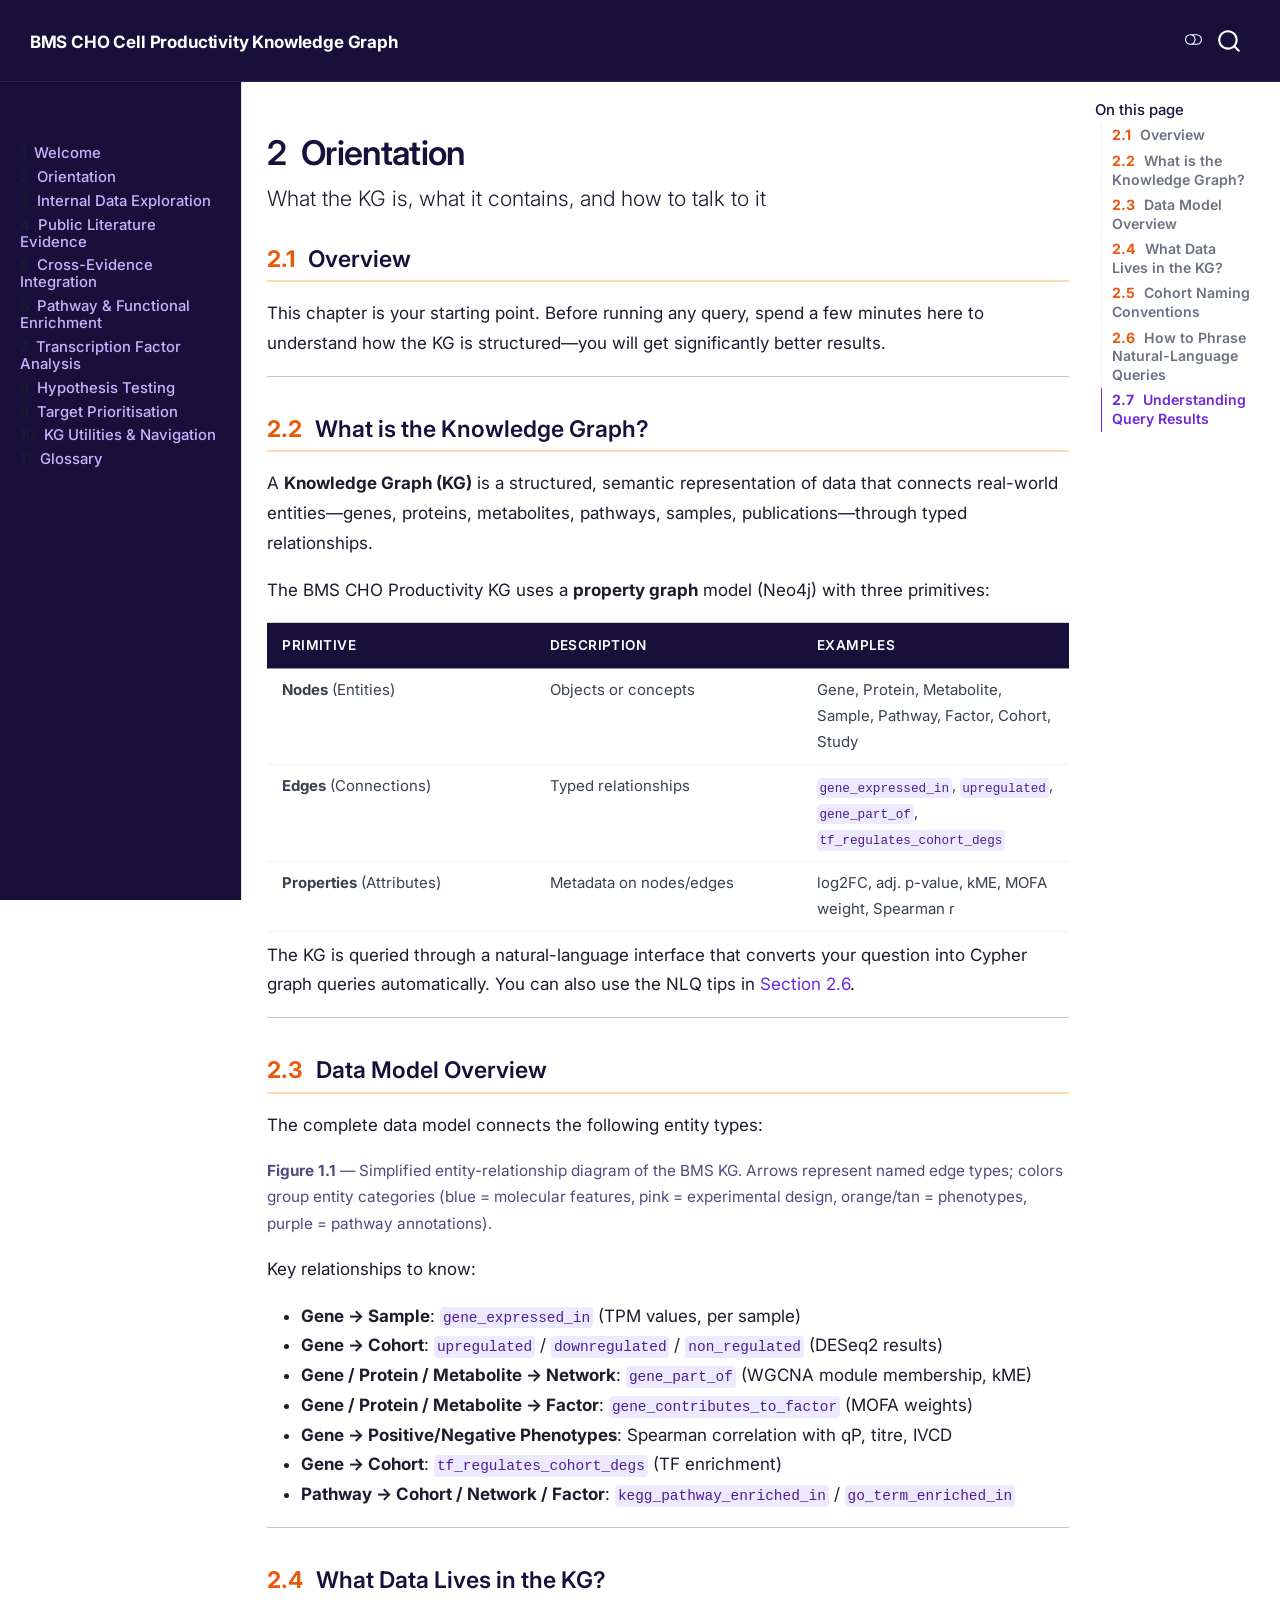
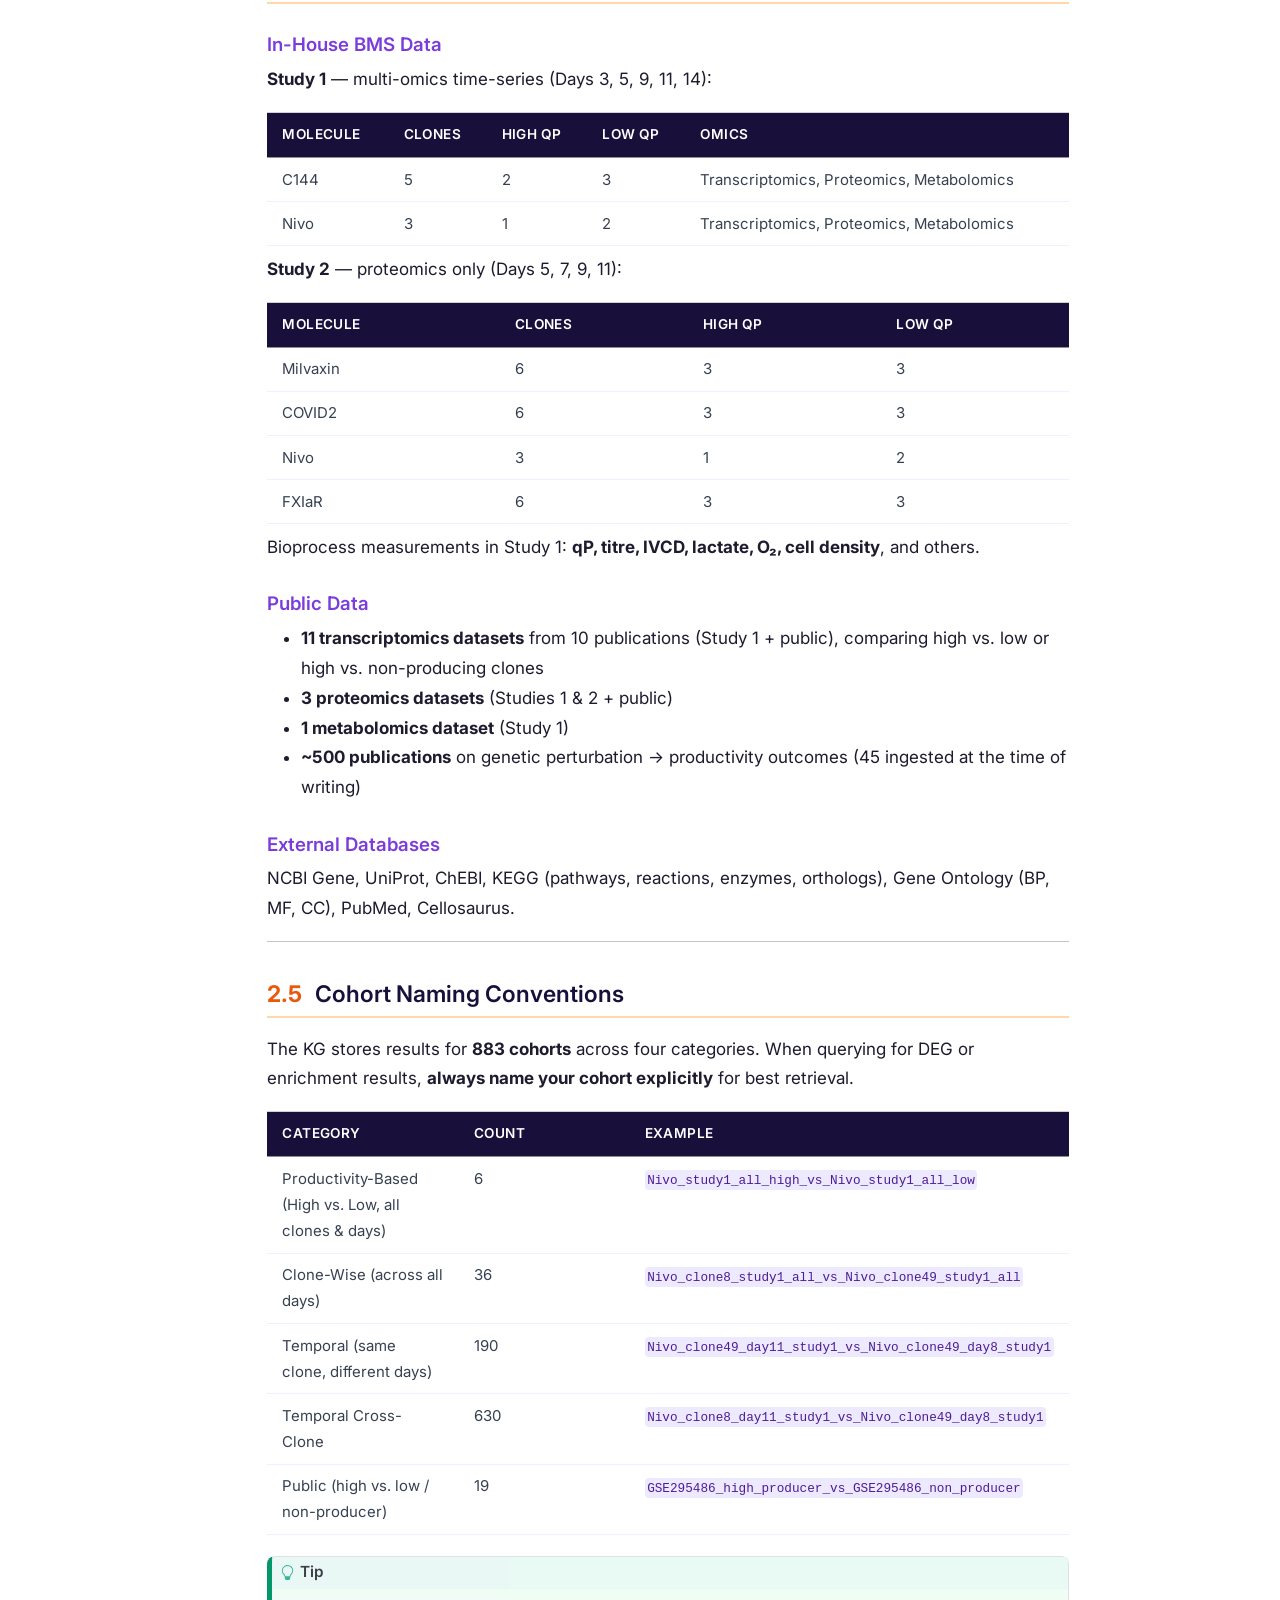
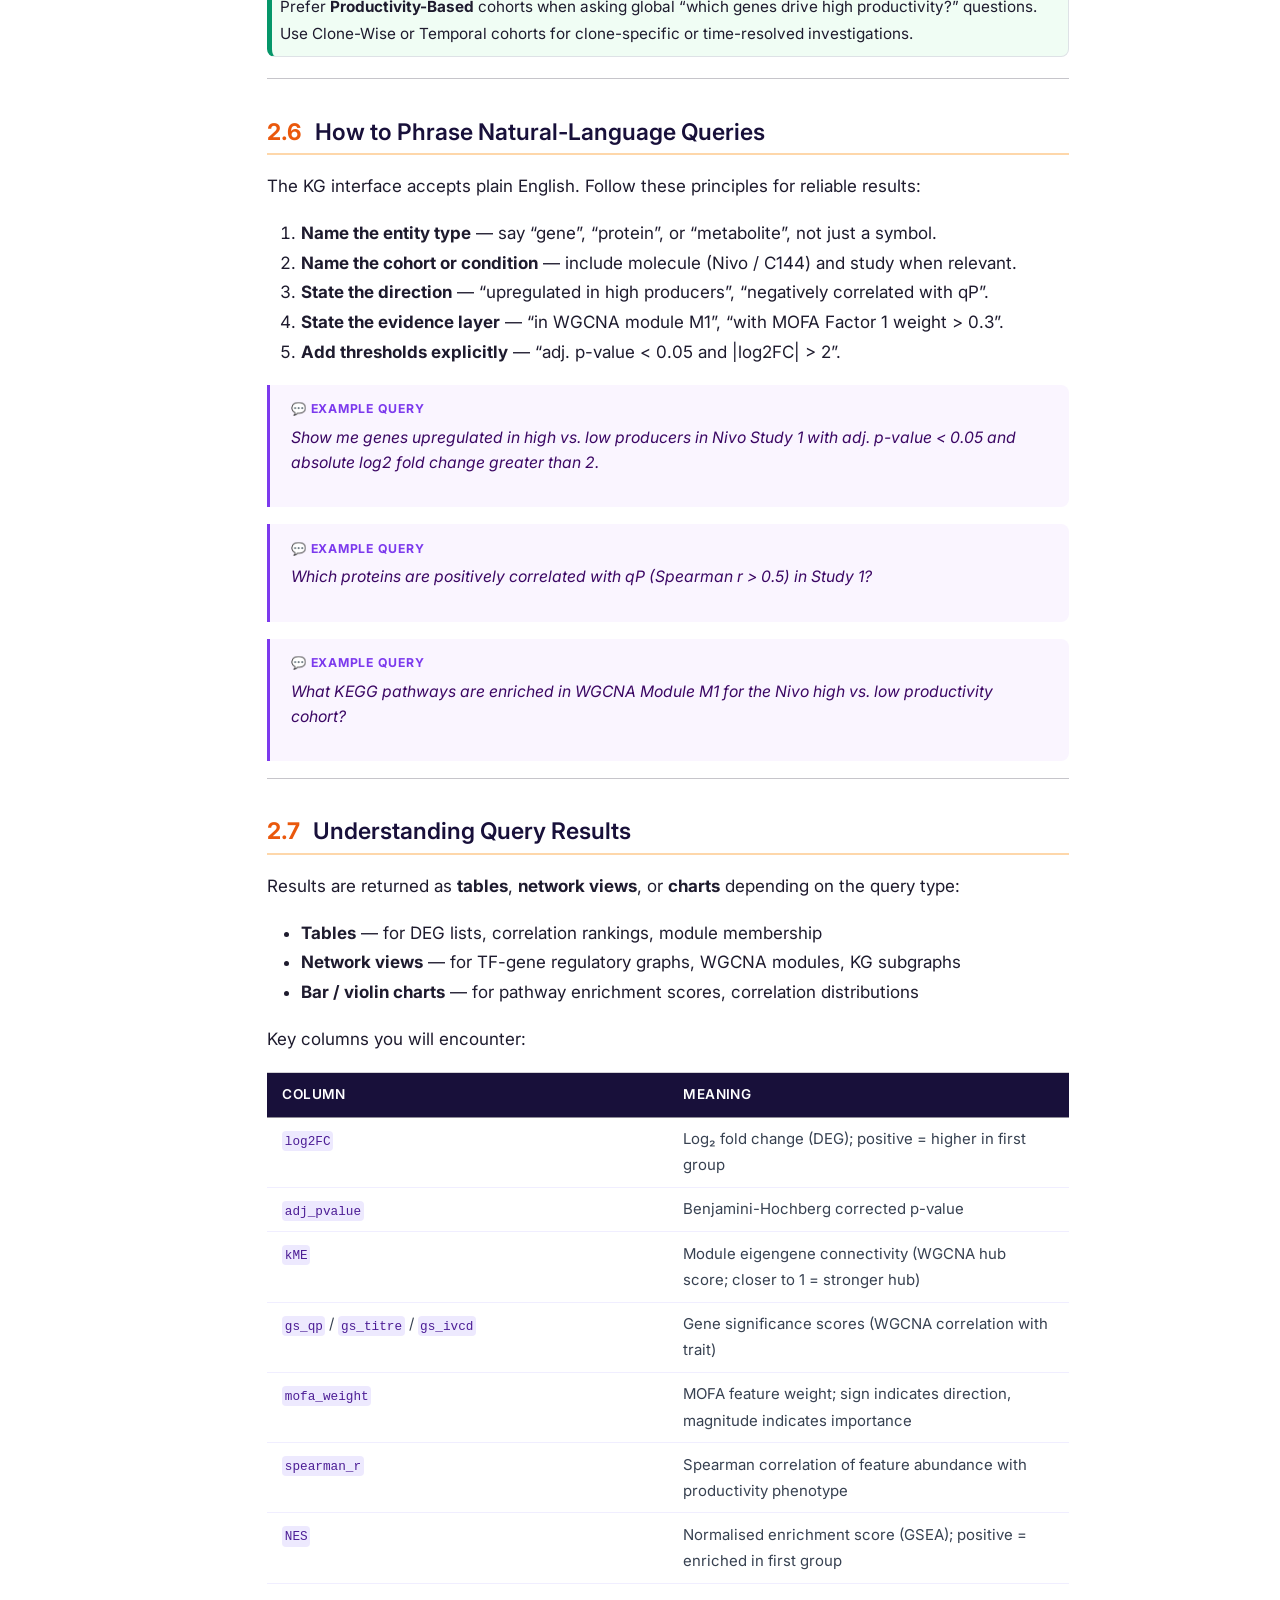
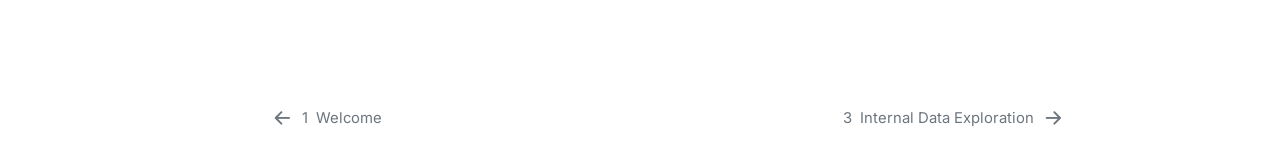
<file: _book/chapters/01-orientation.html>
<!DOCTYPE html>
<html xmlns="http://www.w3.org/1999/xhtml" lang="en" xml:lang="en"><head>

<meta charset="utf-8">
<meta name="generator" content="quarto-1.9.36">

<meta name="viewport" content="width=device-width, initial-scale=1.0, user-scalable=yes">

<meta name="description" content="A comprehensive guide to querying, interpreting, and deriving actionable insights from the BMS CHO Cell Productivity Knowledge Graph.">

<title>2&nbsp; Orientation – BMS CHO Cell Productivity Knowledge Graph</title>
<style>
/* Default styles provided by pandoc.
** See https://pandoc.org/MANUAL.html#variables-for-html for config info.
*/
code{white-space: pre-wrap;}
span.smallcaps{font-variant: small-caps;}
div.columns{display: flex; gap: min(4vw, 1.5em);}
div.column{flex: auto; overflow-x: auto;}
div.hanging-indent{margin-left: 1.5em; text-indent: -1.5em;}
ul.task-list{list-style: none;}
ul.task-list li input[type="checkbox"] {
  width: 0.8em;
  margin: 0 0.8em 0.2em -1em; /* quarto-specific, see https://github.com/quarto-dev/quarto-cli/issues/4556 */ 
  vertical-align: middle;
}
</style>


<script src="../site_libs/quarto-nav/quarto-nav.js"></script>
<script src="../site_libs/quarto-nav/headroom.min.js"></script>
<script src="../site_libs/clipboard/clipboard.min.js"></script>
<script src="../site_libs/quarto-search/autocomplete.umd.js"></script>
<script src="../site_libs/quarto-search/fuse.min.js"></script>
<script src="../site_libs/quarto-search/quarto-search.js"></script>
<meta name="quarto:offset" content="../">
<link href="../chapters/02-internal-data.html" rel="next">
<link href="../index.html" rel="prev">
<script src="../site_libs/quarto-html/quarto.js" type="module"></script>
<script src="../site_libs/quarto-html/tabsets/tabsets.js" type="module"></script>
<script src="../site_libs/quarto-html/popper.min.js"></script>
<script src="../site_libs/quarto-html/tippy.umd.min.js"></script>
<script src="../site_libs/quarto-html/anchor.min.js"></script>
<link href="../site_libs/quarto-html/tippy.css" rel="stylesheet">
<link href="../site_libs/quarto-html/quarto-syntax-highlighting-156c76771fd2490d2eb8da209f6ee8fd.css" rel="stylesheet" class="quarto-color-scheme" id="quarto-text-highlighting-styles">
<link href="../site_libs/quarto-html/quarto-syntax-highlighting-dark-9d999877f3c5e6af240db9c54b9fdcfe.css" rel="stylesheet" class="quarto-color-scheme quarto-color-alternate" id="quarto-text-highlighting-styles">
<link href="../site_libs/quarto-html/quarto-syntax-highlighting-156c76771fd2490d2eb8da209f6ee8fd.css" rel="stylesheet" class="quarto-color-scheme-extra" id="quarto-text-highlighting-styles">
<script src="../site_libs/bootstrap/bootstrap.min.js"></script>
<link href="../site_libs/bootstrap/bootstrap-icons.css" rel="stylesheet">
<link href="../site_libs/bootstrap/bootstrap-00e9f1b5a2752f8c4356c5c7caae83e0.min.css" rel="stylesheet" append-hash="true" class="quarto-color-scheme" id="quarto-bootstrap" data-mode="light">
<link href="../site_libs/bootstrap/bootstrap-dark-c3cbe804e7477162f487d173cf7d653f.min.css" rel="stylesheet" append-hash="true" class="quarto-color-scheme quarto-color-alternate" id="quarto-bootstrap" data-mode="dark">
<link href="../site_libs/bootstrap/bootstrap-00e9f1b5a2752f8c4356c5c7caae83e0.min.css" rel="stylesheet" append-hash="true" class="quarto-color-scheme-extra" id="quarto-bootstrap" data-mode="light">
<script id="quarto-search-options" type="application/json">{
  "location": "navbar",
  "copy-button": false,
  "collapse-after": 3,
  "panel-placement": "end",
  "type": "overlay",
  "limit": 50,
  "keyboard-shortcut": [
    "f",
    "/",
    "s"
  ],
  "show-item-context": false,
  "language": {
    "search-no-results-text": "No results",
    "search-matching-documents-text": "matching documents",
    "search-copy-link-title": "Copy link to search",
    "search-hide-matches-text": "Hide additional matches",
    "search-more-match-text": "more match in this document",
    "search-more-matches-text": "more matches in this document",
    "search-clear-button-title": "Clear",
    "search-text-placeholder": "",
    "search-detached-cancel-button-title": "Cancel",
    "search-submit-button-title": "Submit",
    "search-label": "Search"
  }
}</script>
<style>html{ scroll-behavior: smooth; }</style>


</head>

<body class="nav-sidebar docked nav-fixed quarto-light"><script id="quarto-html-before-body" type="application/javascript">
    const toggleBodyColorMode = (bsSheetEl) => {
      const mode = bsSheetEl.getAttribute("data-mode");
      const bodyEl = window.document.querySelector("body");
      if (mode === "dark") {
        bodyEl.classList.add("quarto-dark");
        bodyEl.classList.remove("quarto-light");
      } else {
        bodyEl.classList.add("quarto-light");
        bodyEl.classList.remove("quarto-dark");
      }
    }
    const toggleBodyColorPrimary = () => {
      const bsSheetEl = window.document.querySelector("link#quarto-bootstrap:not([rel=disabled-stylesheet])");
      if (bsSheetEl) {
        toggleBodyColorMode(bsSheetEl);
      }
    }
    const setColorSchemeToggle = (alternate) => {
      const toggles = window.document.querySelectorAll('.quarto-color-scheme-toggle');
      for (let i=0; i < toggles.length; i++) {
        const toggle = toggles[i];
        if (toggle) {
          if (alternate) {
            toggle.classList.add("alternate");
          } else {
            toggle.classList.remove("alternate");
          }
        }
      }
    };
    const toggleColorMode = (alternate) => {
      // Switch the stylesheets
      const primaryStylesheets = window.document.querySelectorAll('link.quarto-color-scheme:not(.quarto-color-alternate)');
      const alternateStylesheets = window.document.querySelectorAll('link.quarto-color-scheme.quarto-color-alternate');
      manageTransitions('#quarto-margin-sidebar .nav-link', false);
      if (alternate) {
        // note: dark is layered on light, we don't disable primary!
        enableStylesheet(alternateStylesheets);
        for (const sheetNode of alternateStylesheets) {
          if (sheetNode.id === "quarto-bootstrap") {
            toggleBodyColorMode(sheetNode);
          }
        }
      } else {
        disableStylesheet(alternateStylesheets);
        enableStylesheet(primaryStylesheets)
        toggleBodyColorPrimary();
      }
      manageTransitions('#quarto-margin-sidebar .nav-link', true);
      // Switch the toggles
      setColorSchemeToggle(alternate)
      // Hack to workaround the fact that safari doesn't
      // properly recolor the scrollbar when toggling (#1455)
      if (navigator.userAgent.indexOf('Safari') > 0 && navigator.userAgent.indexOf('Chrome') == -1) {
        manageTransitions("body", false);
        window.scrollTo(0, 1);
        setTimeout(() => {
          window.scrollTo(0, 0);
          manageTransitions("body", true);
        }, 40);
      }
    }
    const disableStylesheet = (stylesheets) => {
      for (let i=0; i < stylesheets.length; i++) {
        const stylesheet = stylesheets[i];
        stylesheet.rel = 'disabled-stylesheet';
      }
    }
    const enableStylesheet = (stylesheets) => {
      for (let i=0; i < stylesheets.length; i++) {
        const stylesheet = stylesheets[i];
        if(stylesheet.rel !== 'stylesheet') { // for Chrome, which will still FOUC without this check
          stylesheet.rel = 'stylesheet';
        }
      }
    }
    const manageTransitions = (selector, allowTransitions) => {
      const els = window.document.querySelectorAll(selector);
      for (let i=0; i < els.length; i++) {
        const el = els[i];
        if (allowTransitions) {
          el.classList.remove('notransition');
        } else {
          el.classList.add('notransition');
        }
      }
    }
    const isFileUrl = () => {
      return window.location.protocol === 'file:';
    }
    const hasAlternateSentinel = () => {
      let styleSentinel = getColorSchemeSentinel();
      if (styleSentinel !== null) {
        return styleSentinel === "alternate";
      } else {
        return false;
      }
    }
    const setStyleSentinel = (alternate) => {
      const value = alternate ? "alternate" : "default";
      if (!isFileUrl()) {
        window.localStorage.setItem("quarto-color-scheme", value);
      } else {
        localAlternateSentinel = value;
      }
    }
    const getColorSchemeSentinel = () => {
      if (!isFileUrl()) {
        const storageValue = window.localStorage.getItem("quarto-color-scheme");
        return storageValue != null ? storageValue : localAlternateSentinel;
      } else {
        return localAlternateSentinel;
      }
    }
    const toggleGiscusIfUsed = (isAlternate, darkModeDefault) => {
      const baseTheme = document.querySelector('#giscus-base-theme')?.value ?? 'light';
      const alternateTheme = document.querySelector('#giscus-alt-theme')?.value ?? 'dark';
      let newTheme = '';
      if(authorPrefersDark) {
        newTheme = isAlternate ? baseTheme : alternateTheme;
      } else {
        newTheme = isAlternate ? alternateTheme : baseTheme;
      }
      const changeGiscusTheme = () => {
        // From: https://github.com/giscus/giscus/issues/336
        const sendMessage = (message) => {
          const iframe = document.querySelector('iframe.giscus-frame');
          if (!iframe) return;
          iframe.contentWindow.postMessage({ giscus: message }, 'https://giscus.app');
        }
        sendMessage({
          setConfig: {
            theme: newTheme
          }
        });
      }
      const isGiscussLoaded = window.document.querySelector('iframe.giscus-frame') !== null;
      if (isGiscussLoaded) {
        changeGiscusTheme();
      }
    };
    const authorPrefersDark = false;
    const darkModeDefault = authorPrefersDark;
      document.querySelector('link#quarto-text-highlighting-styles.quarto-color-scheme-extra').rel = 'disabled-stylesheet';
      document.querySelector('link#quarto-bootstrap.quarto-color-scheme-extra').rel = 'disabled-stylesheet';
    let localAlternateSentinel = darkModeDefault ? 'alternate' : 'default';
    // Dark / light mode switch
    window.quartoToggleColorScheme = () => {
      // Read the current dark / light value
      let toAlternate = !hasAlternateSentinel();
      toggleColorMode(toAlternate);
      setStyleSentinel(toAlternate);
      toggleGiscusIfUsed(toAlternate, darkModeDefault);
      window.dispatchEvent(new Event('resize'));
    };
    // Switch to dark mode if need be
    if (hasAlternateSentinel()) {
      toggleColorMode(true);
    } else {
      toggleColorMode(false);
    }
  </script>

<div id="quarto-search-results"></div>
  <header id="quarto-header" class="headroom fixed-top">
    <nav class="navbar navbar-expand-lg " data-bs-theme="dark">
      <div class="navbar-container container-fluid">
      <div class="navbar-brand-container mx-auto">
    <a class="navbar-brand" href="../index.html">
    <span class="navbar-title">BMS CHO Cell Productivity Knowledge Graph</span>
    </a>
  </div>
        <div class="quarto-navbar-tools tools-end">
  <a href="" class="quarto-color-scheme-toggle quarto-navigation-tool  px-1" onclick="window.quartoToggleColorScheme(); return false;" title="Toggle dark mode"><i class="bi"></i></a>
</div>
          <div id="quarto-search" class="" title="Search"></div>
      </div> <!-- /container-fluid -->
    </nav>
  <nav class="quarto-secondary-nav">
    <div class="container-fluid d-flex">
      <button type="button" class="quarto-btn-toggle btn" data-bs-toggle="collapse" role="button" data-bs-target=".quarto-sidebar-collapse-item" aria-controls="quarto-sidebar" aria-expanded="false" aria-label="Toggle sidebar navigation" onclick="if (window.quartoToggleHeadroom) { window.quartoToggleHeadroom(); }">
        <i class="bi bi-layout-text-sidebar-reverse"></i>
      </button>
        <nav class="quarto-page-breadcrumbs" aria-label="breadcrumb"><ol class="breadcrumb"><li class="breadcrumb-item"><a href="../chapters/01-orientation.html"><span class="chapter-number">2</span>&nbsp; <span class="chapter-title">Orientation</span></a></li></ol></nav>
        <a class="flex-grow-1" role="navigation" data-bs-toggle="collapse" data-bs-target=".quarto-sidebar-collapse-item" aria-controls="quarto-sidebar" aria-expanded="false" aria-label="Toggle sidebar navigation" onclick="if (window.quartoToggleHeadroom) { window.quartoToggleHeadroom(); }">      
        </a>
      <button type="button" class="btn quarto-search-button" aria-label="Search" onclick="window.quartoOpenSearch();">
        <i class="bi bi-search"></i>
      </button>
    </div>
  </nav>
</header>
<!-- content -->
<div id="quarto-content" class="quarto-container page-columns page-rows-contents page-layout-article page-navbar">
<!-- sidebar -->
  <nav id="quarto-sidebar" class="sidebar collapse collapse-horizontal quarto-sidebar-collapse-item sidebar-navigation docked overflow-auto">
        <div class="mt-2 flex-shrink-0 align-items-center">
        <div class="sidebar-search">
        <div id="quarto-search" class="" title="Search"></div>
        </div>
        </div>
    <div class="sidebar-menu-container"> 
    <ul class="list-unstyled mt-1">
        <li class="sidebar-item">
  <div class="sidebar-item-container"> 
  <a href="../index.html" class="sidebar-item-text sidebar-link">
 <span class="menu-text"><span class="chapter-number">1</span>&nbsp; <span class="chapter-title">Welcome</span></span></a>
  </div>
</li>
        <li class="sidebar-item">
  <div class="sidebar-item-container"> 
  <a href="../chapters/01-orientation.html" class="sidebar-item-text sidebar-link active">
 <span class="menu-text"><span class="chapter-number">2</span>&nbsp; <span class="chapter-title">Orientation</span></span></a>
  </div>
</li>
        <li class="sidebar-item">
  <div class="sidebar-item-container"> 
  <a href="../chapters/02-internal-data.html" class="sidebar-item-text sidebar-link">
 <span class="menu-text"><span class="chapter-number">3</span>&nbsp; <span class="chapter-title">Internal Data Exploration</span></span></a>
  </div>
</li>
        <li class="sidebar-item">
  <div class="sidebar-item-container"> 
  <a href="../chapters/03-public-literature.html" class="sidebar-item-text sidebar-link">
 <span class="menu-text"><span class="chapter-number">4</span>&nbsp; <span class="chapter-title">Public Literature Evidence</span></span></a>
  </div>
</li>
        <li class="sidebar-item">
  <div class="sidebar-item-container"> 
  <a href="../chapters/04-cross-evidence.html" class="sidebar-item-text sidebar-link">
 <span class="menu-text"><span class="chapter-number">5</span>&nbsp; <span class="chapter-title">Cross-Evidence Integration</span></span></a>
  </div>
</li>
        <li class="sidebar-item">
  <div class="sidebar-item-container"> 
  <a href="../chapters/05-pathway-enrichment.html" class="sidebar-item-text sidebar-link">
 <span class="menu-text"><span class="chapter-number">6</span>&nbsp; <span class="chapter-title">Pathway &amp; Functional Enrichment</span></span></a>
  </div>
</li>
        <li class="sidebar-item">
  <div class="sidebar-item-container"> 
  <a href="../chapters/06-transcription-factors.html" class="sidebar-item-text sidebar-link">
 <span class="menu-text"><span class="chapter-number">7</span>&nbsp; <span class="chapter-title">Transcription Factor Analysis</span></span></a>
  </div>
</li>
        <li class="sidebar-item">
  <div class="sidebar-item-container"> 
  <a href="../chapters/07-hypothesis-testing.html" class="sidebar-item-text sidebar-link">
 <span class="menu-text"><span class="chapter-number">8</span>&nbsp; <span class="chapter-title">Hypothesis Testing</span></span></a>
  </div>
</li>
        <li class="sidebar-item">
  <div class="sidebar-item-container"> 
  <a href="../chapters/08-target-prioritization.html" class="sidebar-item-text sidebar-link">
 <span class="menu-text"><span class="chapter-number">9</span>&nbsp; <span class="chapter-title">Target Prioritisation</span></span></a>
  </div>
</li>
        <li class="sidebar-item">
  <div class="sidebar-item-container"> 
  <a href="../chapters/09-utilities.html" class="sidebar-item-text sidebar-link">
 <span class="menu-text"><span class="chapter-number">10</span>&nbsp; <span class="chapter-title">KG Utilities &amp; Navigation</span></span></a>
  </div>
</li>
        <li class="sidebar-item">
  <div class="sidebar-item-container"> 
  <a href="../chapters/glossary.html" class="sidebar-item-text sidebar-link">
 <span class="menu-text"><span class="chapter-number">11</span>&nbsp; <span class="chapter-title">Glossary</span></span></a>
  </div>
</li>
    </ul>
    </div>
</nav>
<div id="quarto-sidebar-glass" class="quarto-sidebar-collapse-item" data-bs-toggle="collapse" data-bs-target=".quarto-sidebar-collapse-item"></div>
<!-- margin-sidebar -->
    <div id="quarto-margin-sidebar" class="sidebar margin-sidebar">
        <nav id="TOC" role="doc-toc" class="toc-active">
    <h2 id="toc-title">On this page</h2>
   
  <ul>
  <li><a href="#sec-orientation" id="toc-sec-orientation" class="nav-link active" data-scroll-target="#sec-orientation"><span class="header-section-number">2.1</span> Overview</a></li>
  <li><a href="#sec-kg-intro" id="toc-sec-kg-intro" class="nav-link" data-scroll-target="#sec-kg-intro"><span class="header-section-number">2.2</span> What is the Knowledge Graph?</a></li>
  <li><a href="#data-model-overview" id="toc-data-model-overview" class="nav-link" data-scroll-target="#data-model-overview"><span class="header-section-number">2.3</span> Data Model Overview</a></li>
  <li><a href="#sec-data-contents" id="toc-sec-data-contents" class="nav-link" data-scroll-target="#sec-data-contents"><span class="header-section-number">2.4</span> What Data Lives in the KG?</a>
  <ul class="collapse">
  <li><a href="#in-house-bms-data" id="toc-in-house-bms-data" class="nav-link" data-scroll-target="#in-house-bms-data">In-House BMS Data</a></li>
  <li><a href="#public-data" id="toc-public-data" class="nav-link" data-scroll-target="#public-data">Public Data</a></li>
  <li><a href="#external-databases" id="toc-external-databases" class="nav-link" data-scroll-target="#external-databases">External Databases</a></li>
  </ul></li>
  <li><a href="#sec-cohorts" id="toc-sec-cohorts" class="nav-link" data-scroll-target="#sec-cohorts"><span class="header-section-number">2.5</span> Cohort Naming Conventions</a></li>
  <li><a href="#sec-query-tips" id="toc-sec-query-tips" class="nav-link" data-scroll-target="#sec-query-tips"><span class="header-section-number">2.6</span> How to Phrase Natural-Language Queries</a></li>
  <li><a href="#understanding-query-results" id="toc-understanding-query-results" class="nav-link" data-scroll-target="#understanding-query-results"><span class="header-section-number">2.7</span> Understanding Query Results</a></li>
  </ul>
</nav>
    </div>
<!-- main -->
<main class="content" id="quarto-document-content">


<header id="title-block-header" class="quarto-title-block default">
<div class="quarto-title">
<h1 class="title"><span class="chapter-number">2</span>&nbsp; <span class="chapter-title">Orientation</span></h1>
<p class="subtitle lead">What the KG is, what it contains, and how to talk to it</p>
</div>



<div class="quarto-title-meta">

    
  
    
  </div>
  


</header>


<section id="sec-orientation" class="level2" data-number="2.1">
<h2 data-number="2.1" class="anchored" data-anchor-id="sec-orientation"><span class="header-section-number">2.1</span> Overview</h2>
<p>This chapter is your starting point. Before running any query, spend a few minutes here to understand how the KG is structured—you will get significantly better results.</p>
<hr>
</section>
<section id="sec-kg-intro" class="level2" data-number="2.2">
<h2 data-number="2.2" class="anchored" data-anchor-id="sec-kg-intro"><span class="header-section-number">2.2</span> What is the Knowledge Graph?</h2>
<p>A <strong>Knowledge Graph (KG)</strong> is a structured, semantic representation of data that connects real-world entities—genes, proteins, metabolites, pathways, samples, publications—through typed relationships.</p>
<p>The BMS CHO Productivity KG uses a <strong>property graph</strong> model (Neo4j) with three primitives:</p>
<table class="caption-top table">
<colgroup>
<col style="width: 33%">
<col style="width: 33%">
<col style="width: 33%">
</colgroup>
<thead>
<tr class="header">
<th>Primitive</th>
<th>Description</th>
<th>Examples</th>
</tr>
</thead>
<tbody>
<tr class="odd">
<td><strong>Nodes</strong> (Entities)</td>
<td>Objects or concepts</td>
<td>Gene, Protein, Metabolite, Sample, Pathway, Factor, Cohort, Study</td>
</tr>
<tr class="even">
<td><strong>Edges</strong> (Connections)</td>
<td>Typed relationships</td>
<td><code>gene_expressed_in</code>, <code>upregulated</code>, <code>gene_part_of</code>, <code>tf_regulates_cohort_degs</code></td>
</tr>
<tr class="odd">
<td><strong>Properties</strong> (Attributes)</td>
<td>Metadata on nodes/edges</td>
<td>log2FC, adj. p-value, kME, MOFA weight, Spearman r</td>
</tr>
</tbody>
</table>
<p>The KG is queried through a natural-language interface that converts your question into Cypher graph queries automatically. You can also use the NLQ tips in <a href="#sec-query-tips" class="quarto-xref"><span>Section 2.6</span></a>.</p>
<hr>
</section>
<section id="data-model-overview" class="level2" data-number="2.3">
<h2 data-number="2.3" class="anchored" data-anchor-id="data-model-overview"><span class="header-section-number">2.3</span> Data Model Overview</h2>
<p>The complete data model connects the following entity types:</p>
<figure class="figure">
<figcaption><strong>Figure 1.1</strong> — Simplified entity-relationship diagram of the BMS KG. Arrows represent named edge types; colors group entity categories (blue = molecular features, pink = experimental design, orange/tan = phenotypes, purple = pathway annotations).</figcaption>
</figure>
<p>Key relationships to know:</p>
<ul>
<li><strong>Gene → Sample</strong>: <code>gene_expressed_in</code> (TPM values, per sample)</li>
<li><strong>Gene → Cohort</strong>: <code>upregulated</code> / <code>downregulated</code> / <code>non_regulated</code> (DESeq2 results)</li>
<li><strong>Gene / Protein / Metabolite → Network</strong>: <code>gene_part_of</code> (WGCNA module membership, kME)</li>
<li><strong>Gene / Protein / Metabolite → Factor</strong>: <code>gene_contributes_to_factor</code> (MOFA weights)</li>
<li><strong>Gene → Positive/Negative Phenotypes</strong>: Spearman correlation with qP, titre, IVCD</li>
<li><strong>Gene → Cohort</strong>: <code>tf_regulates_cohort_degs</code> (TF enrichment)</li>
<li><strong>Pathway → Cohort / Network / Factor</strong>: <code>kegg_pathway_enriched_in</code> / <code>go_term_enriched_in</code></li>
</ul>
<hr>
</section>
<section id="sec-data-contents" class="level2" data-number="2.4">
<h2 data-number="2.4" class="anchored" data-anchor-id="sec-data-contents"><span class="header-section-number">2.4</span> What Data Lives in the KG?</h2>
<section id="in-house-bms-data" class="level3">
<h3 class="anchored" data-anchor-id="in-house-bms-data">In-House BMS Data</h3>
<p><strong>Study 1</strong> — multi-omics time-series (Days 3, 5, 9, 11, 14):</p>
<table class="caption-top table">
<thead>
<tr class="header">
<th>Molecule</th>
<th>Clones</th>
<th>High qP</th>
<th>Low qP</th>
<th>Omics</th>
</tr>
</thead>
<tbody>
<tr class="odd">
<td>C144</td>
<td>5</td>
<td>2</td>
<td>3</td>
<td>Transcriptomics, Proteomics, Metabolomics</td>
</tr>
<tr class="even">
<td>Nivo</td>
<td>3</td>
<td>1</td>
<td>2</td>
<td>Transcriptomics, Proteomics, Metabolomics</td>
</tr>
</tbody>
</table>
<p><strong>Study 2</strong> — proteomics only (Days 5, 7, 9, 11):</p>
<table class="caption-top table">
<thead>
<tr class="header">
<th>Molecule</th>
<th>Clones</th>
<th>High qP</th>
<th>Low qP</th>
</tr>
</thead>
<tbody>
<tr class="odd">
<td>Milvaxin</td>
<td>6</td>
<td>3</td>
<td>3</td>
</tr>
<tr class="even">
<td>COVID2</td>
<td>6</td>
<td>3</td>
<td>3</td>
</tr>
<tr class="odd">
<td>Nivo</td>
<td>3</td>
<td>1</td>
<td>2</td>
</tr>
<tr class="even">
<td>FXIaR</td>
<td>6</td>
<td>3</td>
<td>3</td>
</tr>
</tbody>
</table>
<p>Bioprocess measurements in Study 1: <strong>qP, titre, IVCD, lactate, O₂, cell density</strong>, and others.</p>
</section>
<section id="public-data" class="level3">
<h3 class="anchored" data-anchor-id="public-data">Public Data</h3>
<ul>
<li><strong>11 transcriptomics datasets</strong> from 10 publications (Study 1 + public), comparing high vs.&nbsp;low or high vs.&nbsp;non-producing clones</li>
<li><strong>3 proteomics datasets</strong> (Studies 1 &amp; 2 + public)</li>
<li><strong>1 metabolomics dataset</strong> (Study 1)</li>
<li><strong>~500 publications</strong> on genetic perturbation → productivity outcomes (45 ingested at the time of writing)</li>
</ul>
</section>
<section id="external-databases" class="level3">
<h3 class="anchored" data-anchor-id="external-databases">External Databases</h3>
<p>NCBI Gene, UniProt, ChEBI, KEGG (pathways, reactions, enzymes, orthologs), Gene Ontology (BP, MF, CC), PubMed, Cellosaurus.</p>
<hr>
</section>
</section>
<section id="sec-cohorts" class="level2" data-number="2.5">
<h2 data-number="2.5" class="anchored" data-anchor-id="sec-cohorts"><span class="header-section-number">2.5</span> Cohort Naming Conventions</h2>
<p>The KG stores results for <strong>883 cohorts</strong> across four categories. When querying for DEG or enrichment results, <strong>always name your cohort explicitly</strong> for best retrieval.</p>
<table class="caption-top table">
<colgroup>
<col style="width: 33%">
<col style="width: 33%">
<col style="width: 33%">
</colgroup>
<thead>
<tr class="header">
<th>Category</th>
<th>Count</th>
<th>Example</th>
</tr>
</thead>
<tbody>
<tr class="odd">
<td>Productivity-Based (High vs.&nbsp;Low, all clones &amp; days)</td>
<td>6</td>
<td><code>Nivo_study1_all_high_vs_Nivo_study1_all_low</code></td>
</tr>
<tr class="even">
<td>Clone-Wise (across all days)</td>
<td>36</td>
<td><code>Nivo_clone8_study1_all_vs_Nivo_clone49_study1_all</code></td>
</tr>
<tr class="odd">
<td>Temporal (same clone, different days)</td>
<td>190</td>
<td><code>Nivo_clone49_day11_study1_vs_Nivo_clone49_day8_study1</code></td>
</tr>
<tr class="even">
<td>Temporal Cross-Clone</td>
<td>630</td>
<td><code>Nivo_clone8_day11_study1_vs_Nivo_clone49_day8_study1</code></td>
</tr>
<tr class="odd">
<td>Public (high vs.&nbsp;low / non-producer)</td>
<td>19</td>
<td><code>GSE295486_high_producer_vs_GSE295486_non_producer</code></td>
</tr>
</tbody>
</table>
<div class="callout callout-style-default callout-tip callout-titled">
<div class="callout-header d-flex align-content-center">
<div class="callout-icon-container">
<i class="callout-icon"></i>
</div>
<div class="callout-title-container flex-fill">
Tip
</div>
</div>
<div class="callout-body-container callout-body">
<p>Prefer <strong>Productivity-Based</strong> cohorts when asking global “which genes drive high productivity?” questions. Use Clone-Wise or Temporal cohorts for clone-specific or time-resolved investigations.</p>
</div>
</div>
<hr>
</section>
<section id="sec-query-tips" class="level2" data-number="2.6">
<h2 data-number="2.6" class="anchored" data-anchor-id="sec-query-tips"><span class="header-section-number">2.6</span> How to Phrase Natural-Language Queries</h2>
<p>The KG interface accepts plain English. Follow these principles for reliable results:</p>
<ol type="1">
<li><strong>Name the entity type</strong> — say “gene”, “protein”, or “metabolite”, not just a symbol.</li>
<li><strong>Name the cohort or condition</strong> — include molecule (Nivo / C144) and study when relevant.</li>
<li><strong>State the direction</strong> — “upregulated in high producers”, “negatively correlated with qP”.</li>
<li><strong>State the evidence layer</strong> — “in WGCNA module M1”, “with MOFA Factor 1 weight &gt; 0.3”.</li>
<li><strong>Add thresholds explicitly</strong> — “adj. p-value &lt; 0.05 and |log2FC| &gt; 2”.</li>
</ol>
<div class="query-box">
<p>Show me genes upregulated in high vs.&nbsp;low producers in Nivo Study 1 with adj. p-value &lt; 0.05 and absolute log2 fold change greater than 2.</p>
</div>
<div class="query-box">
<p>Which proteins are positively correlated with qP (Spearman r &gt; 0.5) in Study 1?</p>
</div>
<div class="query-box">
<p>What KEGG pathways are enriched in WGCNA Module M1 for the Nivo high vs.&nbsp;low productivity cohort?</p>
</div>
<hr>
</section>
<section id="understanding-query-results" class="level2" data-number="2.7">
<h2 data-number="2.7" class="anchored" data-anchor-id="understanding-query-results"><span class="header-section-number">2.7</span> Understanding Query Results</h2>
<p>Results are returned as <strong>tables</strong>, <strong>network views</strong>, or <strong>charts</strong> depending on the query type:</p>
<ul>
<li><strong>Tables</strong> — for DEG lists, correlation rankings, module membership</li>
<li><strong>Network views</strong> — for TF-gene regulatory graphs, WGCNA modules, KG subgraphs</li>
<li><strong>Bar / violin charts</strong> — for pathway enrichment scores, correlation distributions</li>
</ul>
<p>Key columns you will encounter:</p>
<table class="caption-top table">
<colgroup>
<col style="width: 50%">
<col style="width: 50%">
</colgroup>
<thead>
<tr class="header">
<th>Column</th>
<th>Meaning</th>
</tr>
</thead>
<tbody>
<tr class="odd">
<td><code>log2FC</code></td>
<td>Log₂ fold change (DEG); positive = higher in first group</td>
</tr>
<tr class="even">
<td><code>adj_pvalue</code></td>
<td>Benjamini-Hochberg corrected p-value</td>
</tr>
<tr class="odd">
<td><code>kME</code></td>
<td>Module eigengene connectivity (WGCNA hub score; closer to 1 = stronger hub)</td>
</tr>
<tr class="even">
<td><code>gs_qp</code> / <code>gs_titre</code> / <code>gs_ivcd</code></td>
<td>Gene significance scores (WGCNA correlation with trait)</td>
</tr>
<tr class="odd">
<td><code>mofa_weight</code></td>
<td>MOFA feature weight; sign indicates direction, magnitude indicates importance</td>
</tr>
<tr class="even">
<td><code>spearman_r</code></td>
<td>Spearman correlation of feature abundance with productivity phenotype</td>
</tr>
<tr class="odd">
<td><code>NES</code></td>
<td>Normalised enrichment score (GSEA); positive = enriched in first group</td>
</tr>
</tbody>
</table>


</section>

</main> <!-- /main -->
<script id="quarto-html-after-body" type="application/javascript">
  window.document.addEventListener("DOMContentLoaded", function (event) {
    // Ensure there is a toggle, if there isn't float one in the top right
    if (window.document.querySelector('.quarto-color-scheme-toggle') === null) {
      const a = window.document.createElement('a');
      a.classList.add('top-right');
      a.classList.add('quarto-color-scheme-toggle');
      a.href = "";
      a.onclick = function() { try { window.quartoToggleColorScheme(); } catch {} return false; };
      const i = window.document.createElement("i");
      i.classList.add('bi');
      a.appendChild(i);
      window.document.body.appendChild(a);
    }
    setColorSchemeToggle(hasAlternateSentinel())
    const icon = "";
    const anchorJS = new window.AnchorJS();
    anchorJS.options = {
      placement: 'right',
      icon: icon
    };
    anchorJS.add('.anchored');
    const isCodeAnnotation = (el) => {
      for (const clz of el.classList) {
        if (clz.startsWith('code-annotation-')) {                     
          return true;
        }
      }
      return false;
    }
    const onCopySuccess = function(e) {
      // button target
      const button = e.trigger;
      // don't keep focus
      button.blur();
      // flash "checked"
      button.classList.add('code-copy-button-checked');
      var currentTitle = button.getAttribute("title");
      button.setAttribute("title", "Copied!");
      let tooltip;
      if (window.bootstrap) {
        button.setAttribute("data-bs-toggle", "tooltip");
        button.setAttribute("data-bs-placement", "left");
        button.setAttribute("data-bs-title", "Copied!");
        tooltip = new bootstrap.Tooltip(button, 
          { trigger: "manual", 
            customClass: "code-copy-button-tooltip",
            offset: [0, -8]});
        tooltip.show();    
      }
      setTimeout(function() {
        if (tooltip) {
          tooltip.hide();
          button.removeAttribute("data-bs-title");
          button.removeAttribute("data-bs-toggle");
          button.removeAttribute("data-bs-placement");
        }
        button.setAttribute("title", currentTitle);
        button.classList.remove('code-copy-button-checked');
      }, 1000);
      // clear code selection
      e.clearSelection();
    }
    const getTextToCopy = function(trigger) {
      const outerScaffold = trigger.parentElement.cloneNode(true);
      const codeEl = outerScaffold.querySelector('code');
      for (const childEl of codeEl.children) {
        if (isCodeAnnotation(childEl)) {
          childEl.remove();
        }
      }
      return codeEl.innerText;
    }
    const clipboard = new window.ClipboardJS('.code-copy-button:not([data-in-quarto-modal])', {
      text: getTextToCopy
    });
    clipboard.on('success', onCopySuccess);
    if (window.document.getElementById('quarto-embedded-source-code-modal')) {
      const clipboardModal = new window.ClipboardJS('.code-copy-button[data-in-quarto-modal]', {
        text: getTextToCopy,
        container: window.document.getElementById('quarto-embedded-source-code-modal')
      });
      clipboardModal.on('success', onCopySuccess);
    }
      var localhostRegex = new RegExp(/^(?:http|https):\/\/localhost\:?[0-9]*\//);
      var mailtoRegex = new RegExp(/^mailto:/);
        var filterRegex = new RegExp('/' + window.location.host + '/');
      var isInternal = (href) => {
          return filterRegex.test(href) || localhostRegex.test(href) || mailtoRegex.test(href);
      }
      // Inspect non-navigation links and adorn them if external
     var links = window.document.querySelectorAll('a[href]:not(.nav-link):not(.navbar-brand):not(.toc-action):not(.sidebar-link):not(.sidebar-item-toggle):not(.pagination-link):not(.no-external):not([aria-hidden]):not(.dropdown-item):not(.quarto-navigation-tool):not(.about-link)');
      for (var i=0; i<links.length; i++) {
        const link = links[i];
        if (!isInternal(link.href)) {
          // undo the damage that might have been done by quarto-nav.js in the case of
          // links that we want to consider external
          if (link.dataset.originalHref !== undefined) {
            link.href = link.dataset.originalHref;
          }
            // target, if specified
            link.setAttribute("target", "_blank");
            if (link.getAttribute("rel") === null) {
              link.setAttribute("rel", "noopener");
            }
            // default icon
            link.classList.add("external");
        }
      }
    function tippyHover(el, contentFn, onTriggerFn, onUntriggerFn) {
      const config = {
        allowHTML: true,
        maxWidth: 500,
        delay: 100,
        arrow: false,
        appendTo: function(el) {
            return el.parentElement;
        },
        interactive: true,
        interactiveBorder: 10,
        theme: 'quarto',
        placement: 'bottom-start',
      };
      if (contentFn) {
        config.content = contentFn;
      }
      if (onTriggerFn) {
        config.onTrigger = onTriggerFn;
      }
      if (onUntriggerFn) {
        config.onUntrigger = onUntriggerFn;
      }
      window.tippy(el, config); 
    }
    const noterefs = window.document.querySelectorAll('a[role="doc-noteref"]');
    for (var i=0; i<noterefs.length; i++) {
      const ref = noterefs[i];
      tippyHover(ref, function() {
        // use id or data attribute instead here
        let href = ref.getAttribute('data-footnote-href') || ref.getAttribute('href');
        try { href = new URL(href).hash; } catch {}
        const id = href.replace(/^#\/?/, "");
        const note = window.document.getElementById(id);
        if (note) {
          return note.innerHTML;
        } else {
          return "";
        }
      });
    }
    const xrefs = window.document.querySelectorAll('a.quarto-xref');
    const processXRef = (id, note) => {
      // Strip column container classes
      const stripColumnClz = (el) => {
        el.classList.remove("page-full", "page-columns");
        if (el.children) {
          for (const child of el.children) {
            stripColumnClz(child);
          }
        }
      }
      stripColumnClz(note)
      if (id === null || id.startsWith('sec-')) {
        // Special case sections, only their first couple elements
        const container = document.createElement("div");
        if (note.children && note.children.length > 2) {
          container.appendChild(note.children[0].cloneNode(true));
          for (let i = 1; i < note.children.length; i++) {
            const child = note.children[i];
            if (child.tagName === "P" && child.innerText === "") {
              continue;
            } else {
              container.appendChild(child.cloneNode(true));
              break;
            }
          }
          if (window.Quarto?.typesetMath) {
            window.Quarto.typesetMath(container);
          }
          return container.innerHTML
        } else {
          if (window.Quarto?.typesetMath) {
            window.Quarto.typesetMath(note);
          }
          return note.innerHTML;
        }
      } else {
        // Remove any anchor links if they are present
        const anchorLink = note.querySelector('a.anchorjs-link');
        if (anchorLink) {
          anchorLink.remove();
        }
        if (window.Quarto?.typesetMath) {
          window.Quarto.typesetMath(note);
        }
        if (note.classList.contains("callout")) {
          return note.outerHTML;
        } else {
          return note.innerHTML;
        }
      }
    }
    for (var i=0; i<xrefs.length; i++) {
      const xref = xrefs[i];
      tippyHover(xref, undefined, function(instance) {
        instance.disable();
        let url = xref.getAttribute('href');
        let hash = undefined; 
        if (url.startsWith('#')) {
          hash = url;
        } else {
          try { hash = new URL(url).hash; } catch {}
        }
        if (hash) {
          const id = hash.replace(/^#\/?/, "");
          const note = window.document.getElementById(id);
          if (note !== null) {
            try {
              const html = processXRef(id, note.cloneNode(true));
              instance.setContent(html);
            } finally {
              instance.enable();
              instance.show();
            }
          } else {
            // See if we can fetch this
            fetch(url.split('#')[0])
            .then(res => res.text())
            .then(html => {
              const parser = new DOMParser();
              const htmlDoc = parser.parseFromString(html, "text/html");
              const note = htmlDoc.getElementById(id);
              if (note !== null) {
                const html = processXRef(id, note);
                instance.setContent(html);
              } 
            }).finally(() => {
              instance.enable();
              instance.show();
            });
          }
        } else {
          // See if we can fetch a full url (with no hash to target)
          // This is a special case and we should probably do some content thinning / targeting
          fetch(url)
          .then(res => res.text())
          .then(html => {
            const parser = new DOMParser();
            const htmlDoc = parser.parseFromString(html, "text/html");
            const note = htmlDoc.querySelector('main.content');
            if (note !== null) {
              // This should only happen for chapter cross references
              // (since there is no id in the URL)
              // remove the first header
              if (note.children.length > 0 && note.children[0].tagName === "HEADER") {
                note.children[0].remove();
              }
              const html = processXRef(null, note);
              instance.setContent(html);
            } 
          }).finally(() => {
            instance.enable();
            instance.show();
          });
        }
      }, function(instance) {
      });
    }
        let selectedAnnoteEl;
        const selectorForAnnotation = ( cell, annotation) => {
          let cellAttr = 'data-code-cell="' + cell + '"';
          let lineAttr = 'data-code-annotation="' +  annotation + '"';
          const selector = 'span[' + cellAttr + '][' + lineAttr + ']';
          return selector;
        }
        const selectCodeLines = (annoteEl) => {
          const doc = window.document;
          const targetCell = annoteEl.getAttribute("data-target-cell");
          const targetAnnotation = annoteEl.getAttribute("data-target-annotation");
          const annoteSpan = window.document.querySelector(selectorForAnnotation(targetCell, targetAnnotation));
          const lines = annoteSpan.getAttribute("data-code-lines").split(",");
          const lineIds = lines.map((line) => {
            return targetCell + "-" + line;
          })
          let top = null;
          let height = null;
          let parent = null;
          if (lineIds.length > 0) {
              //compute the position of the single el (top and bottom and make a div)
              const el = window.document.getElementById(lineIds[0]);
              top = el.offsetTop;
              height = el.offsetHeight;
              parent = el.parentElement.parentElement;
            if (lineIds.length > 1) {
              const lastEl = window.document.getElementById(lineIds[lineIds.length - 1]);
              const bottom = lastEl.offsetTop + lastEl.offsetHeight;
              height = bottom - top;
            }
            if (top !== null && height !== null && parent !== null) {
              // cook up a div (if necessary) and position it 
              let div = window.document.getElementById("code-annotation-line-highlight");
              if (div === null) {
                div = window.document.createElement("div");
                div.setAttribute("id", "code-annotation-line-highlight");
                div.style.position = 'absolute';
                parent.appendChild(div);
              }
              div.style.top = top - 2 + "px";
              div.style.height = height + 4 + "px";
              div.style.left = 0;
              let gutterDiv = window.document.getElementById("code-annotation-line-highlight-gutter");
              if (gutterDiv === null) {
                gutterDiv = window.document.createElement("div");
                gutterDiv.setAttribute("id", "code-annotation-line-highlight-gutter");
                gutterDiv.style.position = 'absolute';
                const codeCell = window.document.getElementById(targetCell);
                const gutter = codeCell.querySelector('.code-annotation-gutter');
                gutter.appendChild(gutterDiv);
              }
              gutterDiv.style.top = top - 2 + "px";
              gutterDiv.style.height = height + 4 + "px";
            }
            selectedAnnoteEl = annoteEl;
          }
        };
        const unselectCodeLines = () => {
          const elementsIds = ["code-annotation-line-highlight", "code-annotation-line-highlight-gutter"];
          elementsIds.forEach((elId) => {
            const div = window.document.getElementById(elId);
            if (div) {
              div.remove();
            }
          });
          selectedAnnoteEl = undefined;
        };
          // Handle positioning of the toggle
      window.addEventListener(
        "resize",
        throttle(() => {
          elRect = undefined;
          if (selectedAnnoteEl) {
            selectCodeLines(selectedAnnoteEl);
          }
        }, 10)
      );
      function throttle(fn, ms) {
      let throttle = false;
      let timer;
        return (...args) => {
          if(!throttle) { // first call gets through
              fn.apply(this, args);
              throttle = true;
          } else { // all the others get throttled
              if(timer) clearTimeout(timer); // cancel #2
              timer = setTimeout(() => {
                fn.apply(this, args);
                timer = throttle = false;
              }, ms);
          }
        };
      }
        // Attach click handler to the DT
        const annoteDls = window.document.querySelectorAll('dt[data-target-cell]');
        for (const annoteDlNode of annoteDls) {
          annoteDlNode.addEventListener('click', (event) => {
            const clickedEl = event.target;
            if (clickedEl !== selectedAnnoteEl) {
              unselectCodeLines();
              const activeEl = window.document.querySelector('dt[data-target-cell].code-annotation-active');
              if (activeEl) {
                activeEl.classList.remove('code-annotation-active');
              }
              selectCodeLines(clickedEl);
              clickedEl.classList.add('code-annotation-active');
            } else {
              // Unselect the line
              unselectCodeLines();
              clickedEl.classList.remove('code-annotation-active');
            }
          });
        }
    const findCites = (el) => {
      const parentEl = el.parentElement;
      if (parentEl) {
        const cites = parentEl.dataset.cites;
        if (cites) {
          return {
            el,
            cites: cites.split(' ')
          };
        } else {
          return findCites(el.parentElement)
        }
      } else {
        return undefined;
      }
    };
    var bibliorefs = window.document.querySelectorAll('a[role="doc-biblioref"]');
    for (var i=0; i<bibliorefs.length; i++) {
      const ref = bibliorefs[i];
      const citeInfo = findCites(ref);
      if (citeInfo) {
        tippyHover(citeInfo.el, function() {
          var popup = window.document.createElement('div');
          citeInfo.cites.forEach(function(cite) {
            var citeDiv = window.document.createElement('div');
            citeDiv.classList.add('hanging-indent');
            citeDiv.classList.add('csl-entry');
            var biblioDiv = window.document.getElementById('ref-' + cite);
            if (biblioDiv) {
              citeDiv.innerHTML = biblioDiv.innerHTML;
            }
            popup.appendChild(citeDiv);
          });
          return popup.innerHTML;
        });
      }
    }
  });
  </script>
<nav class="page-navigation">
  <div class="nav-page nav-page-previous">
      <a href="../index.html" class="pagination-link" aria-label="Welcome">
        <i class="bi bi-arrow-left-short"></i> <span class="nav-page-text"><span class="chapter-number">1</span>&nbsp; <span class="chapter-title">Welcome</span></span>
      </a>          
  </div>
  <div class="nav-page nav-page-next">
      <a href="../chapters/02-internal-data.html" class="pagination-link" aria-label="Internal Data Exploration">
        <span class="nav-page-text"><span class="chapter-number">3</span>&nbsp; <span class="chapter-title">Internal Data Exploration</span></span> <i class="bi bi-arrow-right-short"></i>
      </a>
  </div>
</nav>
</div> <!-- /content -->




<script src="../site_libs/quarto-html/zenscroll-min.js"></script>
</body></html>
</file>
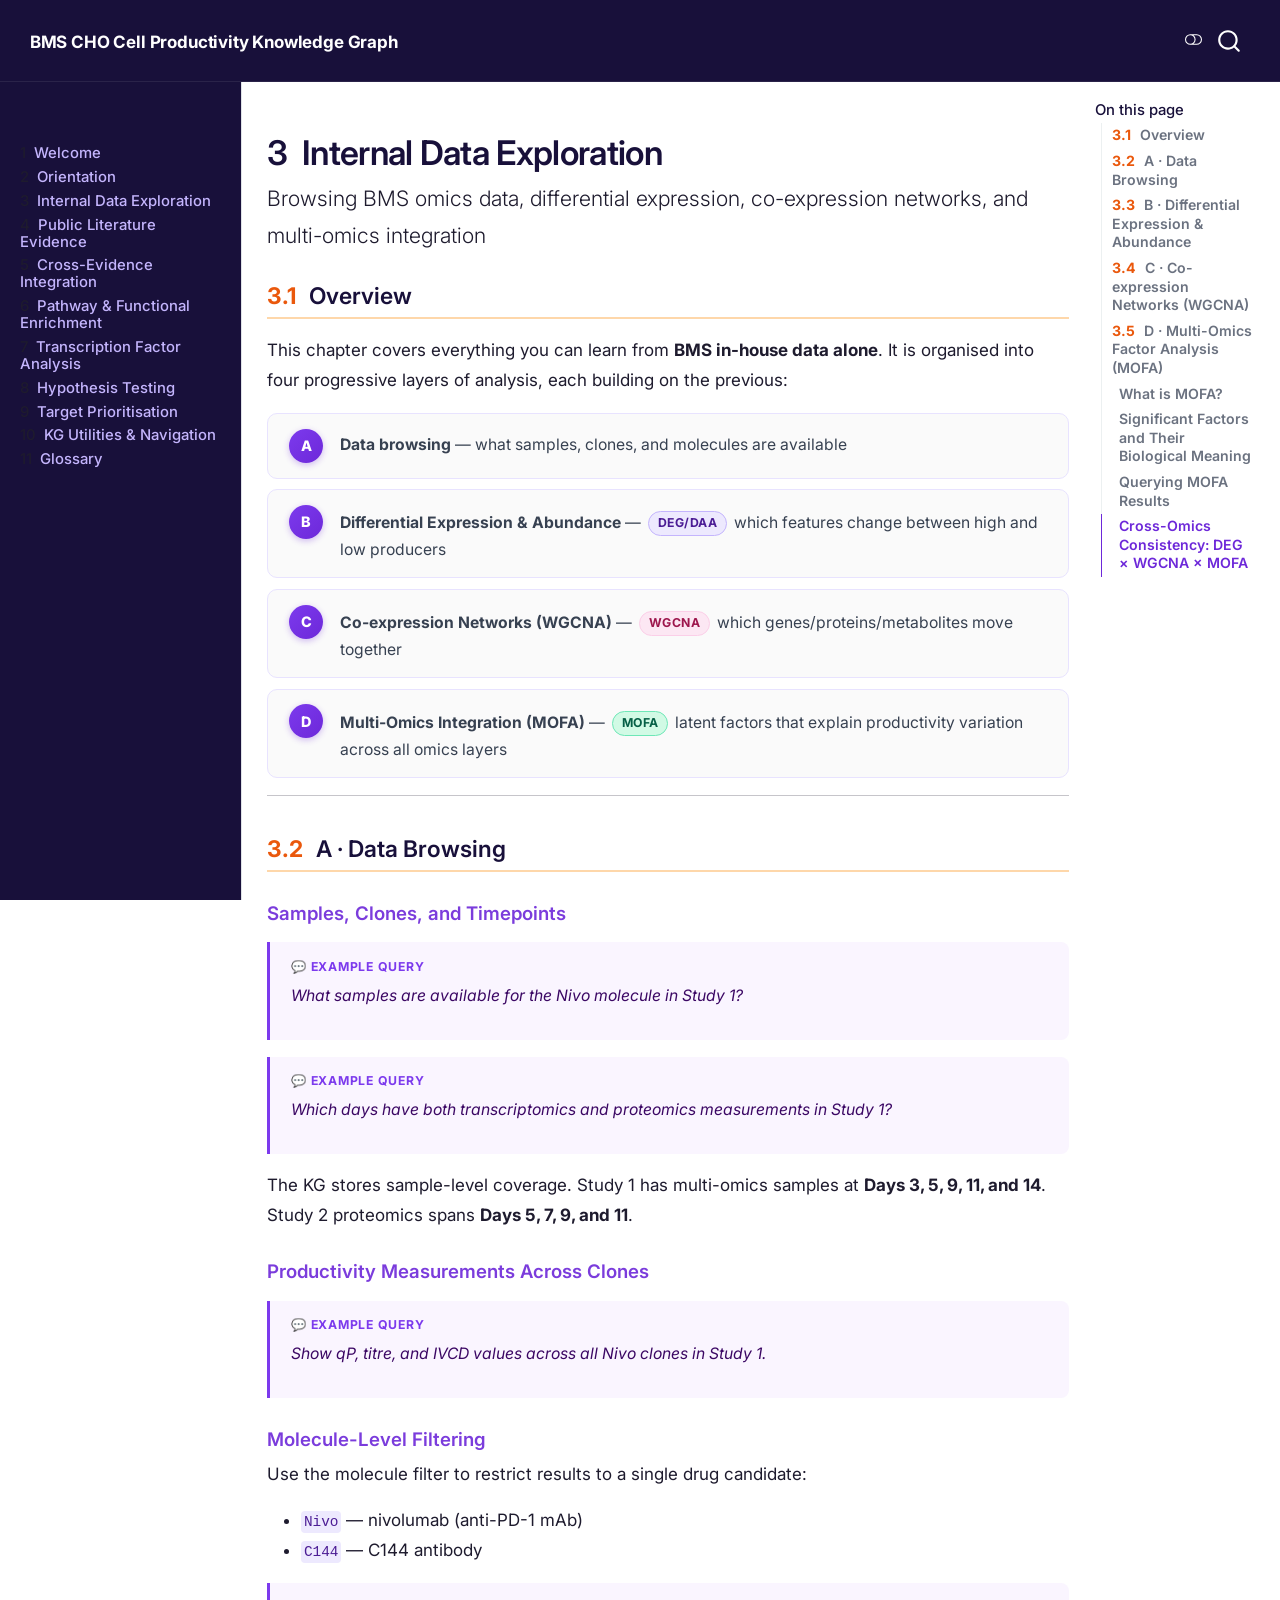
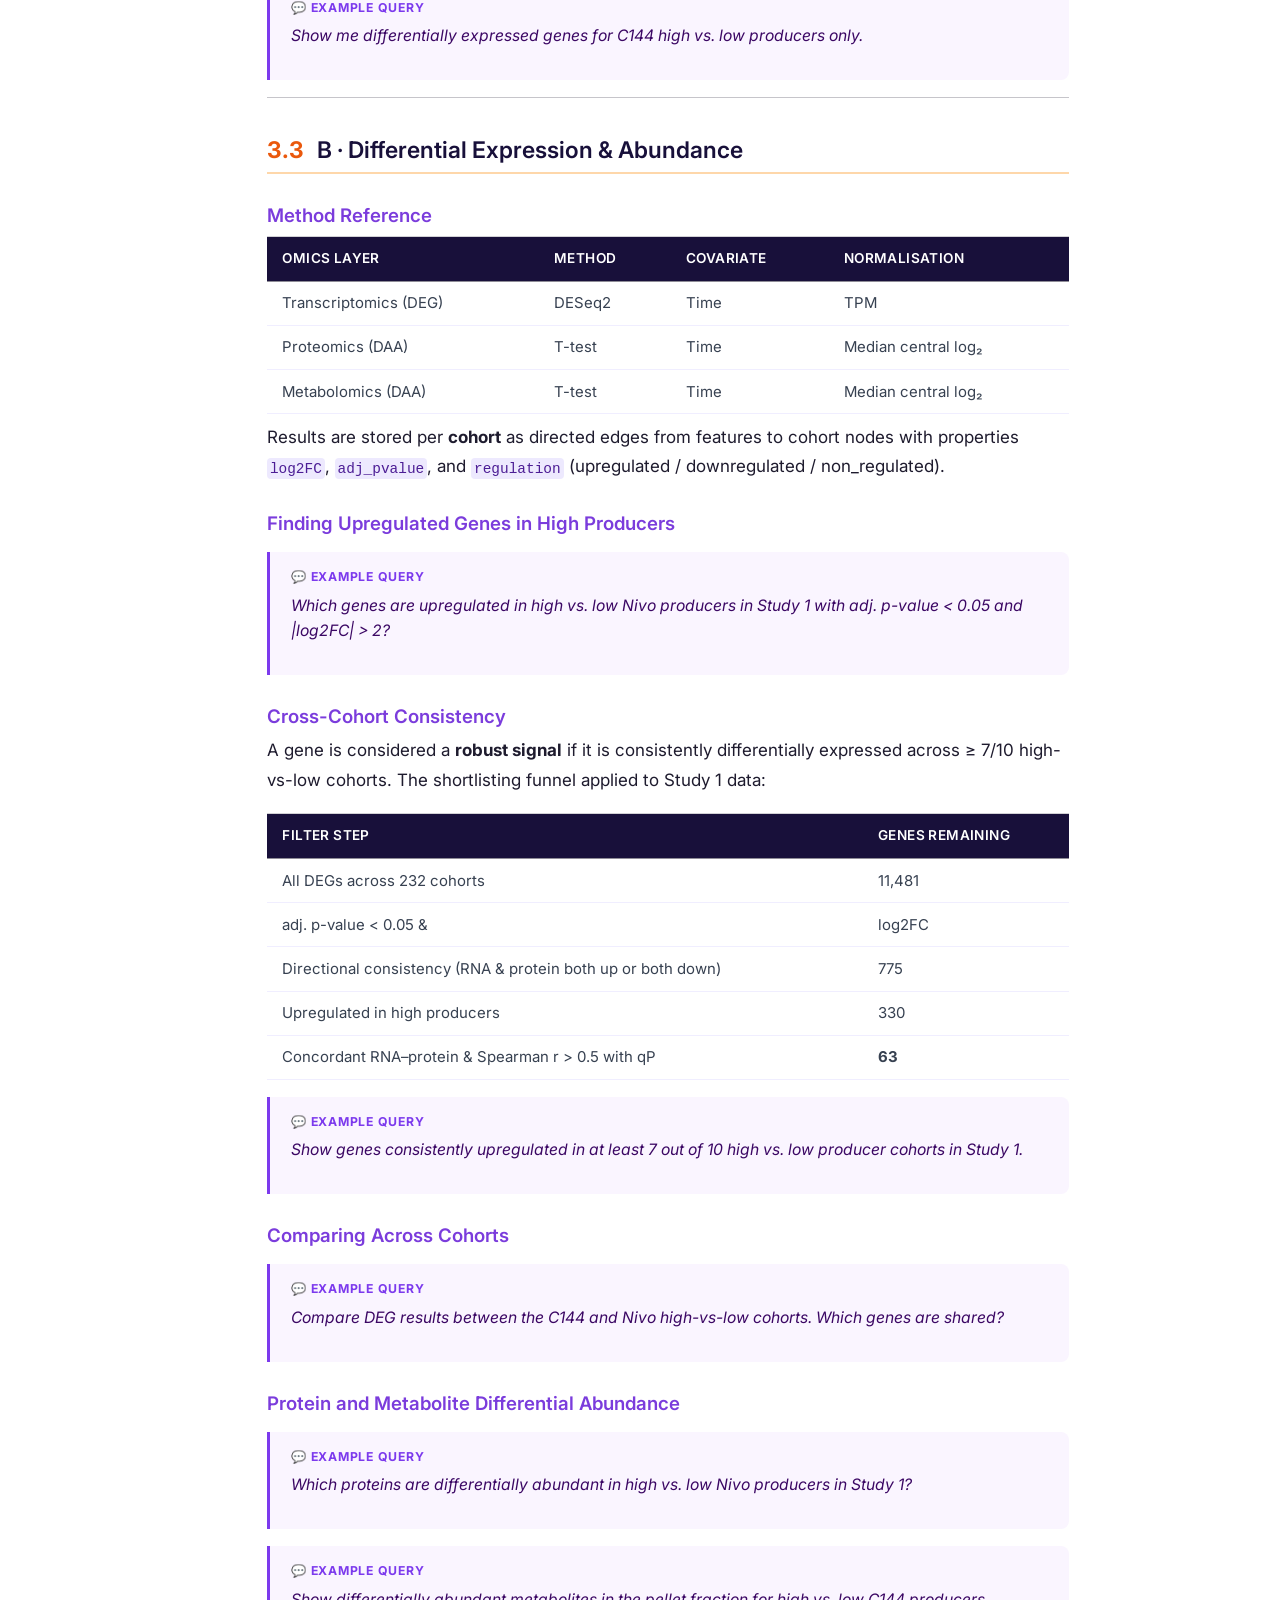
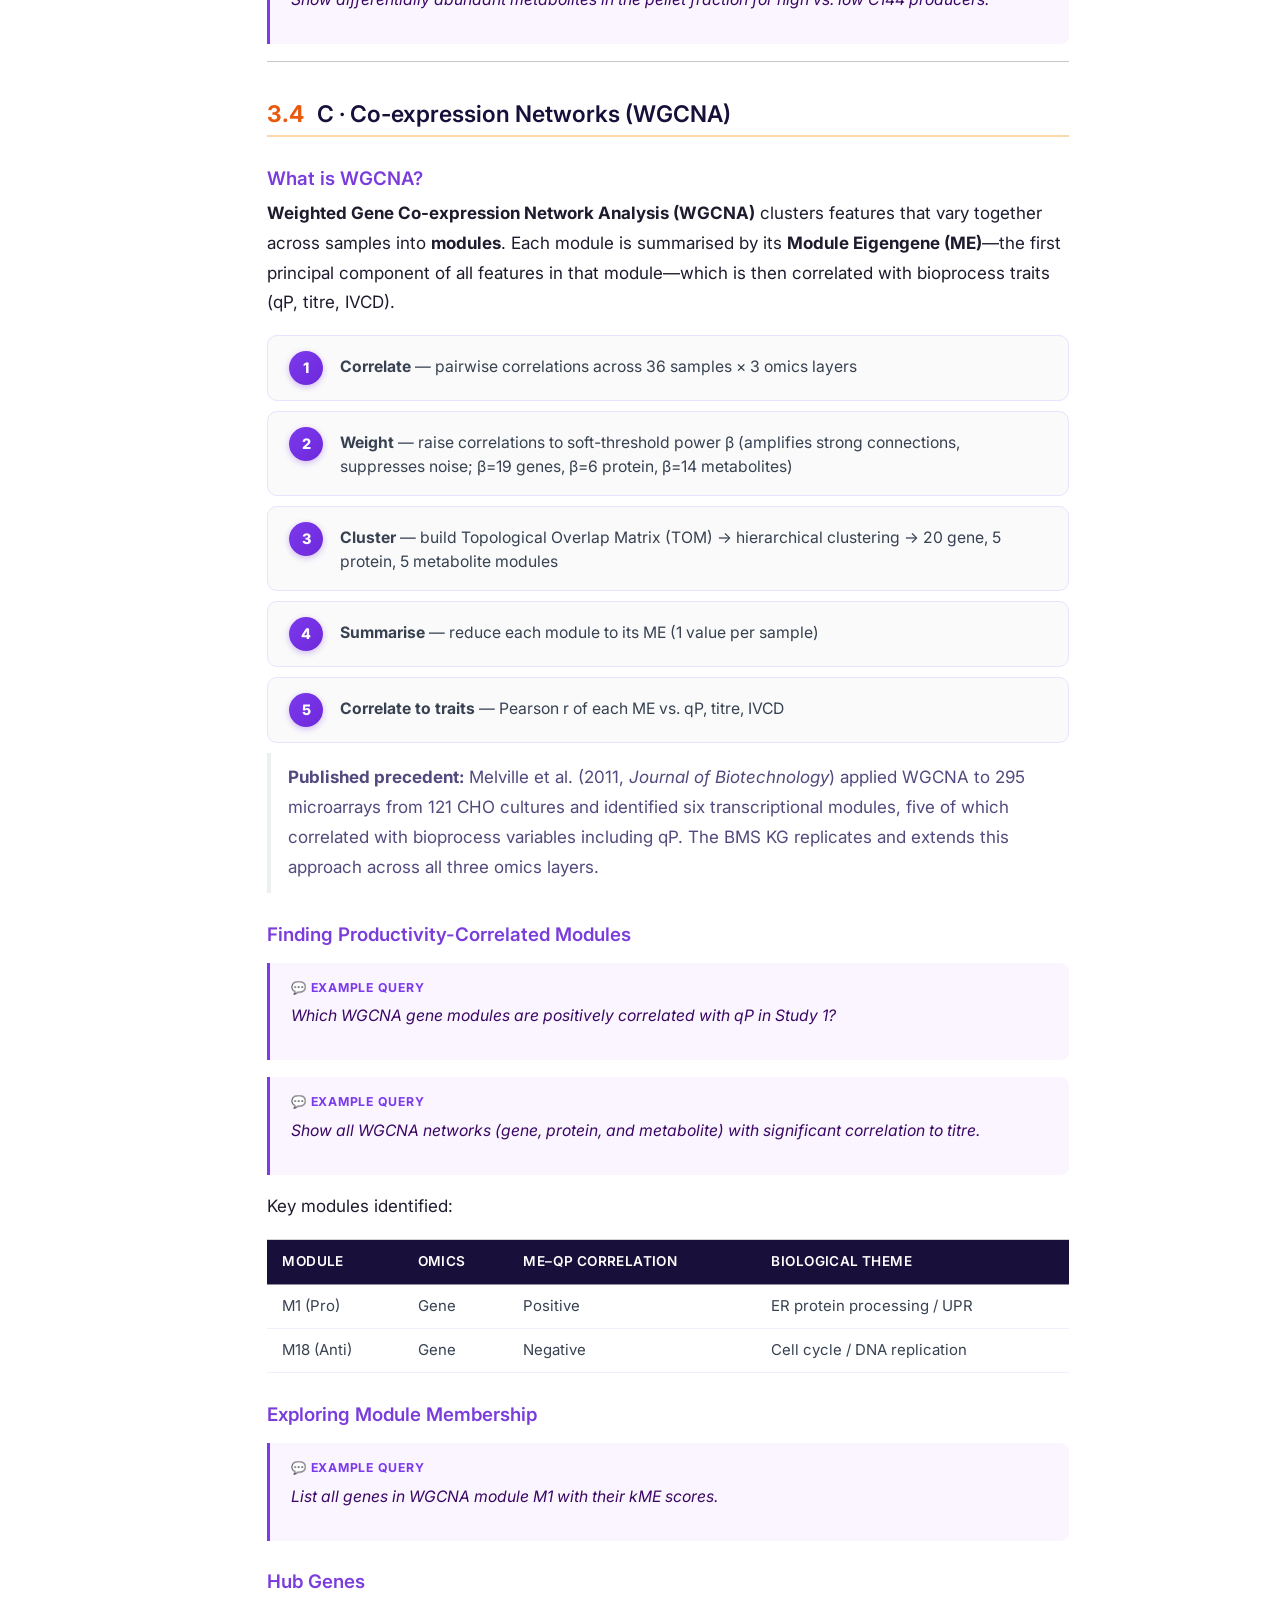
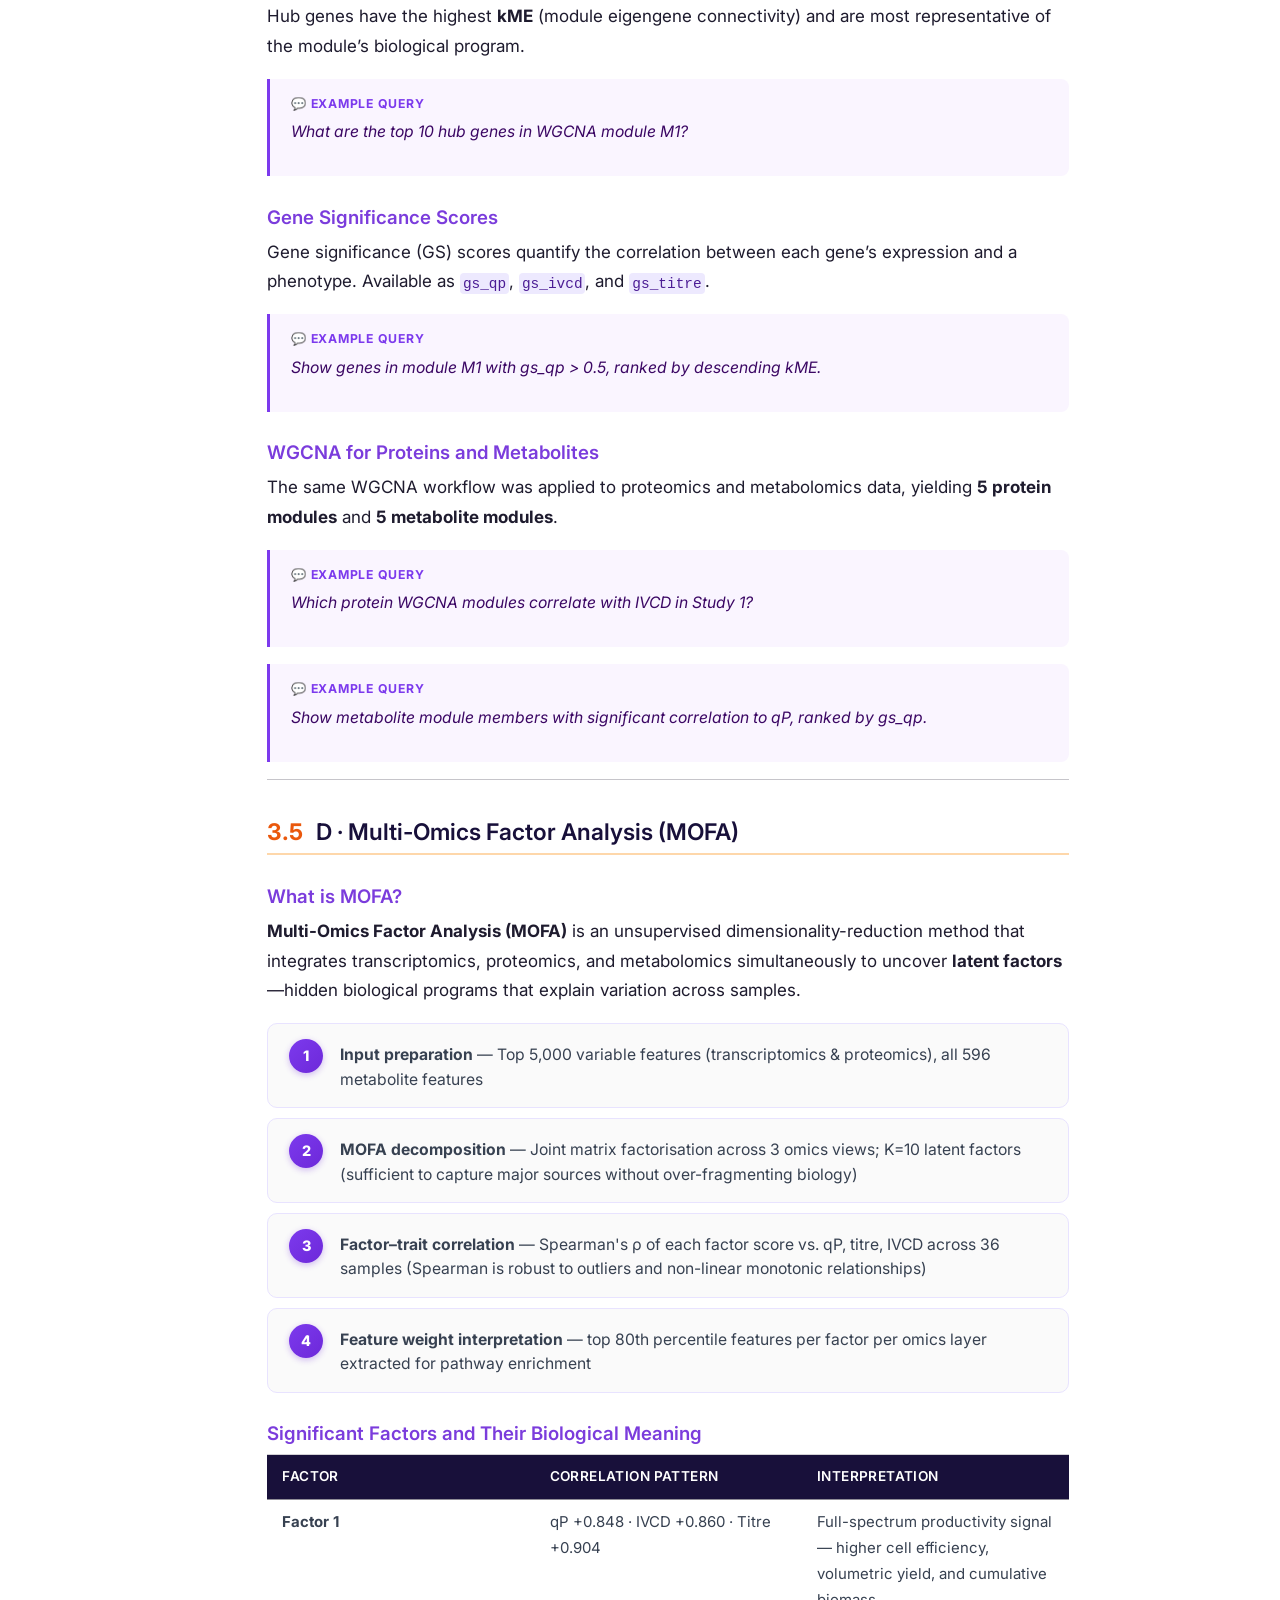
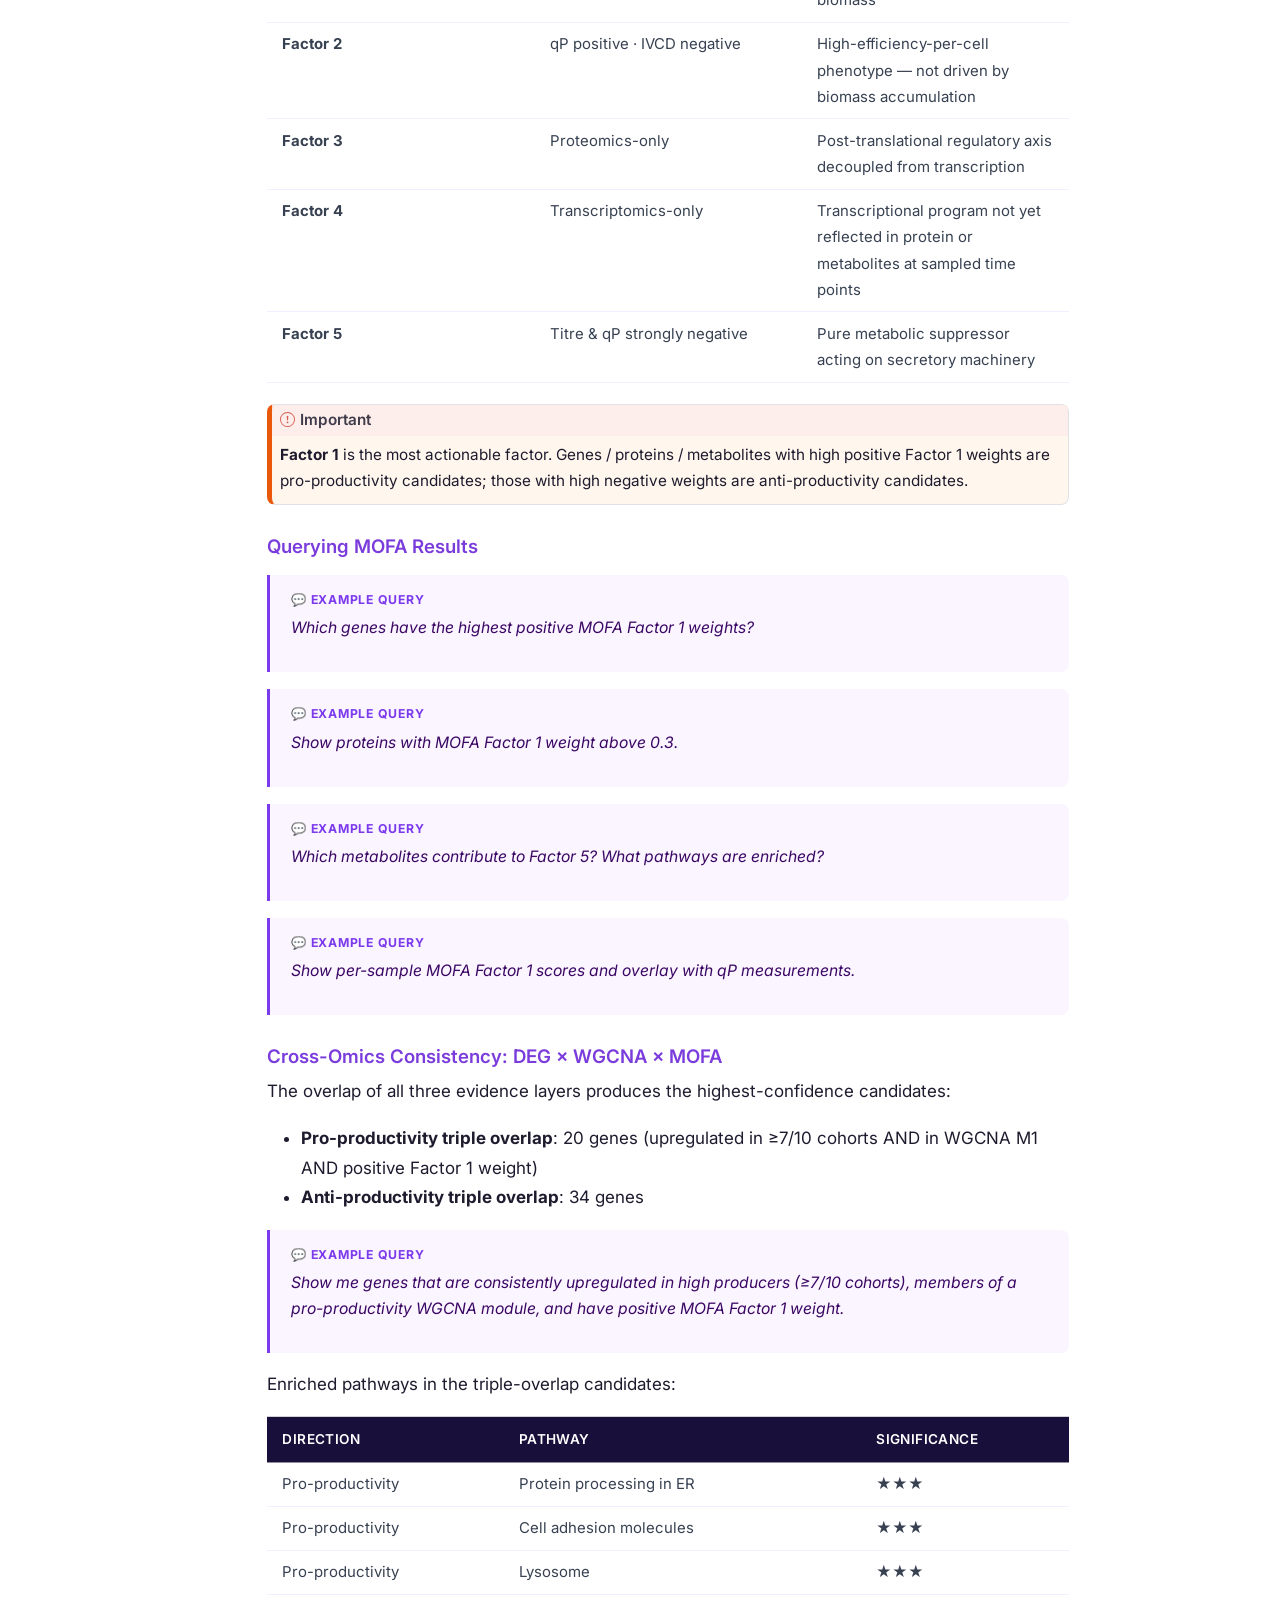
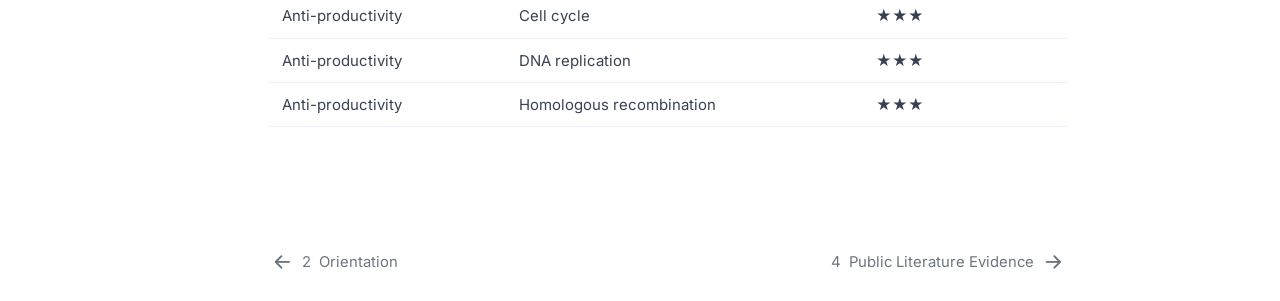
<file: _book/chapters/02-internal-data.html>
<!DOCTYPE html>
<html xmlns="http://www.w3.org/1999/xhtml" lang="en" xml:lang="en"><head>

<meta charset="utf-8">
<meta name="generator" content="quarto-1.9.36">

<meta name="viewport" content="width=device-width, initial-scale=1.0, user-scalable=yes">

<meta name="description" content="A comprehensive guide to querying, interpreting, and deriving actionable insights from the BMS CHO Cell Productivity Knowledge Graph.">

<title>3&nbsp; Internal Data Exploration – BMS CHO Cell Productivity Knowledge Graph</title>
<style>
/* Default styles provided by pandoc.
** See https://pandoc.org/MANUAL.html#variables-for-html for config info.
*/
code{white-space: pre-wrap;}
span.smallcaps{font-variant: small-caps;}
div.columns{display: flex; gap: min(4vw, 1.5em);}
div.column{flex: auto; overflow-x: auto;}
div.hanging-indent{margin-left: 1.5em; text-indent: -1.5em;}
ul.task-list{list-style: none;}
ul.task-list li input[type="checkbox"] {
  width: 0.8em;
  margin: 0 0.8em 0.2em -1em; /* quarto-specific, see https://github.com/quarto-dev/quarto-cli/issues/4556 */ 
  vertical-align: middle;
}
</style>


<script src="../site_libs/quarto-nav/quarto-nav.js"></script>
<script src="../site_libs/quarto-nav/headroom.min.js"></script>
<script src="../site_libs/clipboard/clipboard.min.js"></script>
<script src="../site_libs/quarto-search/autocomplete.umd.js"></script>
<script src="../site_libs/quarto-search/fuse.min.js"></script>
<script src="../site_libs/quarto-search/quarto-search.js"></script>
<meta name="quarto:offset" content="../">
<link href="../chapters/03-public-literature.html" rel="next">
<link href="../chapters/01-orientation.html" rel="prev">
<script src="../site_libs/quarto-html/quarto.js" type="module"></script>
<script src="../site_libs/quarto-html/tabsets/tabsets.js" type="module"></script>
<script src="../site_libs/quarto-html/popper.min.js"></script>
<script src="../site_libs/quarto-html/tippy.umd.min.js"></script>
<script src="../site_libs/quarto-html/anchor.min.js"></script>
<link href="../site_libs/quarto-html/tippy.css" rel="stylesheet">
<link href="../site_libs/quarto-html/quarto-syntax-highlighting-156c76771fd2490d2eb8da209f6ee8fd.css" rel="stylesheet" class="quarto-color-scheme" id="quarto-text-highlighting-styles">
<link href="../site_libs/quarto-html/quarto-syntax-highlighting-dark-9d999877f3c5e6af240db9c54b9fdcfe.css" rel="stylesheet" class="quarto-color-scheme quarto-color-alternate" id="quarto-text-highlighting-styles">
<link href="../site_libs/quarto-html/quarto-syntax-highlighting-156c76771fd2490d2eb8da209f6ee8fd.css" rel="stylesheet" class="quarto-color-scheme-extra" id="quarto-text-highlighting-styles">
<script src="../site_libs/bootstrap/bootstrap.min.js"></script>
<link href="../site_libs/bootstrap/bootstrap-icons.css" rel="stylesheet">
<link href="../site_libs/bootstrap/bootstrap-00e9f1b5a2752f8c4356c5c7caae83e0.min.css" rel="stylesheet" append-hash="true" class="quarto-color-scheme" id="quarto-bootstrap" data-mode="light">
<link href="../site_libs/bootstrap/bootstrap-dark-c3cbe804e7477162f487d173cf7d653f.min.css" rel="stylesheet" append-hash="true" class="quarto-color-scheme quarto-color-alternate" id="quarto-bootstrap" data-mode="dark">
<link href="../site_libs/bootstrap/bootstrap-00e9f1b5a2752f8c4356c5c7caae83e0.min.css" rel="stylesheet" append-hash="true" class="quarto-color-scheme-extra" id="quarto-bootstrap" data-mode="light">
<script id="quarto-search-options" type="application/json">{
  "location": "navbar",
  "copy-button": false,
  "collapse-after": 3,
  "panel-placement": "end",
  "type": "overlay",
  "limit": 50,
  "keyboard-shortcut": [
    "f",
    "/",
    "s"
  ],
  "show-item-context": false,
  "language": {
    "search-no-results-text": "No results",
    "search-matching-documents-text": "matching documents",
    "search-copy-link-title": "Copy link to search",
    "search-hide-matches-text": "Hide additional matches",
    "search-more-match-text": "more match in this document",
    "search-more-matches-text": "more matches in this document",
    "search-clear-button-title": "Clear",
    "search-text-placeholder": "",
    "search-detached-cancel-button-title": "Cancel",
    "search-submit-button-title": "Submit",
    "search-label": "Search"
  }
}</script>
<style>html{ scroll-behavior: smooth; }</style>


</head>

<body class="nav-sidebar docked nav-fixed quarto-light"><script id="quarto-html-before-body" type="application/javascript">
    const toggleBodyColorMode = (bsSheetEl) => {
      const mode = bsSheetEl.getAttribute("data-mode");
      const bodyEl = window.document.querySelector("body");
      if (mode === "dark") {
        bodyEl.classList.add("quarto-dark");
        bodyEl.classList.remove("quarto-light");
      } else {
        bodyEl.classList.add("quarto-light");
        bodyEl.classList.remove("quarto-dark");
      }
    }
    const toggleBodyColorPrimary = () => {
      const bsSheetEl = window.document.querySelector("link#quarto-bootstrap:not([rel=disabled-stylesheet])");
      if (bsSheetEl) {
        toggleBodyColorMode(bsSheetEl);
      }
    }
    const setColorSchemeToggle = (alternate) => {
      const toggles = window.document.querySelectorAll('.quarto-color-scheme-toggle');
      for (let i=0; i < toggles.length; i++) {
        const toggle = toggles[i];
        if (toggle) {
          if (alternate) {
            toggle.classList.add("alternate");
          } else {
            toggle.classList.remove("alternate");
          }
        }
      }
    };
    const toggleColorMode = (alternate) => {
      // Switch the stylesheets
      const primaryStylesheets = window.document.querySelectorAll('link.quarto-color-scheme:not(.quarto-color-alternate)');
      const alternateStylesheets = window.document.querySelectorAll('link.quarto-color-scheme.quarto-color-alternate');
      manageTransitions('#quarto-margin-sidebar .nav-link', false);
      if (alternate) {
        // note: dark is layered on light, we don't disable primary!
        enableStylesheet(alternateStylesheets);
        for (const sheetNode of alternateStylesheets) {
          if (sheetNode.id === "quarto-bootstrap") {
            toggleBodyColorMode(sheetNode);
          }
        }
      } else {
        disableStylesheet(alternateStylesheets);
        enableStylesheet(primaryStylesheets)
        toggleBodyColorPrimary();
      }
      manageTransitions('#quarto-margin-sidebar .nav-link', true);
      // Switch the toggles
      setColorSchemeToggle(alternate)
      // Hack to workaround the fact that safari doesn't
      // properly recolor the scrollbar when toggling (#1455)
      if (navigator.userAgent.indexOf('Safari') > 0 && navigator.userAgent.indexOf('Chrome') == -1) {
        manageTransitions("body", false);
        window.scrollTo(0, 1);
        setTimeout(() => {
          window.scrollTo(0, 0);
          manageTransitions("body", true);
        }, 40);
      }
    }
    const disableStylesheet = (stylesheets) => {
      for (let i=0; i < stylesheets.length; i++) {
        const stylesheet = stylesheets[i];
        stylesheet.rel = 'disabled-stylesheet';
      }
    }
    const enableStylesheet = (stylesheets) => {
      for (let i=0; i < stylesheets.length; i++) {
        const stylesheet = stylesheets[i];
        if(stylesheet.rel !== 'stylesheet') { // for Chrome, which will still FOUC without this check
          stylesheet.rel = 'stylesheet';
        }
      }
    }
    const manageTransitions = (selector, allowTransitions) => {
      const els = window.document.querySelectorAll(selector);
      for (let i=0; i < els.length; i++) {
        const el = els[i];
        if (allowTransitions) {
          el.classList.remove('notransition');
        } else {
          el.classList.add('notransition');
        }
      }
    }
    const isFileUrl = () => {
      return window.location.protocol === 'file:';
    }
    const hasAlternateSentinel = () => {
      let styleSentinel = getColorSchemeSentinel();
      if (styleSentinel !== null) {
        return styleSentinel === "alternate";
      } else {
        return false;
      }
    }
    const setStyleSentinel = (alternate) => {
      const value = alternate ? "alternate" : "default";
      if (!isFileUrl()) {
        window.localStorage.setItem("quarto-color-scheme", value);
      } else {
        localAlternateSentinel = value;
      }
    }
    const getColorSchemeSentinel = () => {
      if (!isFileUrl()) {
        const storageValue = window.localStorage.getItem("quarto-color-scheme");
        return storageValue != null ? storageValue : localAlternateSentinel;
      } else {
        return localAlternateSentinel;
      }
    }
    const toggleGiscusIfUsed = (isAlternate, darkModeDefault) => {
      const baseTheme = document.querySelector('#giscus-base-theme')?.value ?? 'light';
      const alternateTheme = document.querySelector('#giscus-alt-theme')?.value ?? 'dark';
      let newTheme = '';
      if(authorPrefersDark) {
        newTheme = isAlternate ? baseTheme : alternateTheme;
      } else {
        newTheme = isAlternate ? alternateTheme : baseTheme;
      }
      const changeGiscusTheme = () => {
        // From: https://github.com/giscus/giscus/issues/336
        const sendMessage = (message) => {
          const iframe = document.querySelector('iframe.giscus-frame');
          if (!iframe) return;
          iframe.contentWindow.postMessage({ giscus: message }, 'https://giscus.app');
        }
        sendMessage({
          setConfig: {
            theme: newTheme
          }
        });
      }
      const isGiscussLoaded = window.document.querySelector('iframe.giscus-frame') !== null;
      if (isGiscussLoaded) {
        changeGiscusTheme();
      }
    };
    const authorPrefersDark = false;
    const darkModeDefault = authorPrefersDark;
      document.querySelector('link#quarto-text-highlighting-styles.quarto-color-scheme-extra').rel = 'disabled-stylesheet';
      document.querySelector('link#quarto-bootstrap.quarto-color-scheme-extra').rel = 'disabled-stylesheet';
    let localAlternateSentinel = darkModeDefault ? 'alternate' : 'default';
    // Dark / light mode switch
    window.quartoToggleColorScheme = () => {
      // Read the current dark / light value
      let toAlternate = !hasAlternateSentinel();
      toggleColorMode(toAlternate);
      setStyleSentinel(toAlternate);
      toggleGiscusIfUsed(toAlternate, darkModeDefault);
      window.dispatchEvent(new Event('resize'));
    };
    // Switch to dark mode if need be
    if (hasAlternateSentinel()) {
      toggleColorMode(true);
    } else {
      toggleColorMode(false);
    }
  </script>

<div id="quarto-search-results"></div>
  <header id="quarto-header" class="headroom fixed-top">
    <nav class="navbar navbar-expand-lg " data-bs-theme="dark">
      <div class="navbar-container container-fluid">
      <div class="navbar-brand-container mx-auto">
    <a class="navbar-brand" href="../index.html">
    <span class="navbar-title">BMS CHO Cell Productivity Knowledge Graph</span>
    </a>
  </div>
        <div class="quarto-navbar-tools tools-end">
  <a href="" class="quarto-color-scheme-toggle quarto-navigation-tool  px-1" onclick="window.quartoToggleColorScheme(); return false;" title="Toggle dark mode"><i class="bi"></i></a>
</div>
          <div id="quarto-search" class="" title="Search"></div>
      </div> <!-- /container-fluid -->
    </nav>
  <nav class="quarto-secondary-nav">
    <div class="container-fluid d-flex">
      <button type="button" class="quarto-btn-toggle btn" data-bs-toggle="collapse" role="button" data-bs-target=".quarto-sidebar-collapse-item" aria-controls="quarto-sidebar" aria-expanded="false" aria-label="Toggle sidebar navigation" onclick="if (window.quartoToggleHeadroom) { window.quartoToggleHeadroom(); }">
        <i class="bi bi-layout-text-sidebar-reverse"></i>
      </button>
        <nav class="quarto-page-breadcrumbs" aria-label="breadcrumb"><ol class="breadcrumb"><li class="breadcrumb-item"><a href="../chapters/02-internal-data.html"><span class="chapter-number">3</span>&nbsp; <span class="chapter-title">Internal Data Exploration</span></a></li></ol></nav>
        <a class="flex-grow-1" role="navigation" data-bs-toggle="collapse" data-bs-target=".quarto-sidebar-collapse-item" aria-controls="quarto-sidebar" aria-expanded="false" aria-label="Toggle sidebar navigation" onclick="if (window.quartoToggleHeadroom) { window.quartoToggleHeadroom(); }">      
        </a>
      <button type="button" class="btn quarto-search-button" aria-label="Search" onclick="window.quartoOpenSearch();">
        <i class="bi bi-search"></i>
      </button>
    </div>
  </nav>
</header>
<!-- content -->
<div id="quarto-content" class="quarto-container page-columns page-rows-contents page-layout-article page-navbar">
<!-- sidebar -->
  <nav id="quarto-sidebar" class="sidebar collapse collapse-horizontal quarto-sidebar-collapse-item sidebar-navigation docked overflow-auto">
        <div class="mt-2 flex-shrink-0 align-items-center">
        <div class="sidebar-search">
        <div id="quarto-search" class="" title="Search"></div>
        </div>
        </div>
    <div class="sidebar-menu-container"> 
    <ul class="list-unstyled mt-1">
        <li class="sidebar-item">
  <div class="sidebar-item-container"> 
  <a href="../index.html" class="sidebar-item-text sidebar-link">
 <span class="menu-text"><span class="chapter-number">1</span>&nbsp; <span class="chapter-title">Welcome</span></span></a>
  </div>
</li>
        <li class="sidebar-item">
  <div class="sidebar-item-container"> 
  <a href="../chapters/01-orientation.html" class="sidebar-item-text sidebar-link">
 <span class="menu-text"><span class="chapter-number">2</span>&nbsp; <span class="chapter-title">Orientation</span></span></a>
  </div>
</li>
        <li class="sidebar-item">
  <div class="sidebar-item-container"> 
  <a href="../chapters/02-internal-data.html" class="sidebar-item-text sidebar-link active">
 <span class="menu-text"><span class="chapter-number">3</span>&nbsp; <span class="chapter-title">Internal Data Exploration</span></span></a>
  </div>
</li>
        <li class="sidebar-item">
  <div class="sidebar-item-container"> 
  <a href="../chapters/03-public-literature.html" class="sidebar-item-text sidebar-link">
 <span class="menu-text"><span class="chapter-number">4</span>&nbsp; <span class="chapter-title">Public Literature Evidence</span></span></a>
  </div>
</li>
        <li class="sidebar-item">
  <div class="sidebar-item-container"> 
  <a href="../chapters/04-cross-evidence.html" class="sidebar-item-text sidebar-link">
 <span class="menu-text"><span class="chapter-number">5</span>&nbsp; <span class="chapter-title">Cross-Evidence Integration</span></span></a>
  </div>
</li>
        <li class="sidebar-item">
  <div class="sidebar-item-container"> 
  <a href="../chapters/05-pathway-enrichment.html" class="sidebar-item-text sidebar-link">
 <span class="menu-text"><span class="chapter-number">6</span>&nbsp; <span class="chapter-title">Pathway &amp; Functional Enrichment</span></span></a>
  </div>
</li>
        <li class="sidebar-item">
  <div class="sidebar-item-container"> 
  <a href="../chapters/06-transcription-factors.html" class="sidebar-item-text sidebar-link">
 <span class="menu-text"><span class="chapter-number">7</span>&nbsp; <span class="chapter-title">Transcription Factor Analysis</span></span></a>
  </div>
</li>
        <li class="sidebar-item">
  <div class="sidebar-item-container"> 
  <a href="../chapters/07-hypothesis-testing.html" class="sidebar-item-text sidebar-link">
 <span class="menu-text"><span class="chapter-number">8</span>&nbsp; <span class="chapter-title">Hypothesis Testing</span></span></a>
  </div>
</li>
        <li class="sidebar-item">
  <div class="sidebar-item-container"> 
  <a href="../chapters/08-target-prioritization.html" class="sidebar-item-text sidebar-link">
 <span class="menu-text"><span class="chapter-number">9</span>&nbsp; <span class="chapter-title">Target Prioritisation</span></span></a>
  </div>
</li>
        <li class="sidebar-item">
  <div class="sidebar-item-container"> 
  <a href="../chapters/09-utilities.html" class="sidebar-item-text sidebar-link">
 <span class="menu-text"><span class="chapter-number">10</span>&nbsp; <span class="chapter-title">KG Utilities &amp; Navigation</span></span></a>
  </div>
</li>
        <li class="sidebar-item">
  <div class="sidebar-item-container"> 
  <a href="../chapters/glossary.html" class="sidebar-item-text sidebar-link">
 <span class="menu-text"><span class="chapter-number">11</span>&nbsp; <span class="chapter-title">Glossary</span></span></a>
  </div>
</li>
    </ul>
    </div>
</nav>
<div id="quarto-sidebar-glass" class="quarto-sidebar-collapse-item" data-bs-toggle="collapse" data-bs-target=".quarto-sidebar-collapse-item"></div>
<!-- margin-sidebar -->
    <div id="quarto-margin-sidebar" class="sidebar margin-sidebar">
        <nav id="TOC" role="doc-toc" class="toc-active">
    <h2 id="toc-title">On this page</h2>
   
  <ul>
  <li><a href="#sec-internal" id="toc-sec-internal" class="nav-link active" data-scroll-target="#sec-internal"><span class="header-section-number">3.1</span> Overview</a></li>
  <li><a href="#sec-browsing" id="toc-sec-browsing" class="nav-link" data-scroll-target="#sec-browsing"><span class="header-section-number">3.2</span> A · Data Browsing</a>
  <ul class="collapse">
  <li><a href="#samples-clones-and-timepoints" id="toc-samples-clones-and-timepoints" class="nav-link" data-scroll-target="#samples-clones-and-timepoints">Samples, Clones, and Timepoints</a></li>
  <li><a href="#productivity-measurements-across-clones" id="toc-productivity-measurements-across-clones" class="nav-link" data-scroll-target="#productivity-measurements-across-clones">Productivity Measurements Across Clones</a></li>
  <li><a href="#molecule-level-filtering" id="toc-molecule-level-filtering" class="nav-link" data-scroll-target="#molecule-level-filtering">Molecule-Level Filtering</a></li>
  </ul></li>
  <li><a href="#sec-deg" id="toc-sec-deg" class="nav-link" data-scroll-target="#sec-deg"><span class="header-section-number">3.3</span> B · Differential Expression &amp; Abundance</a>
  <ul class="collapse">
  <li><a href="#method-reference" id="toc-method-reference" class="nav-link" data-scroll-target="#method-reference">Method Reference</a></li>
  <li><a href="#finding-upregulated-genes-in-high-producers" id="toc-finding-upregulated-genes-in-high-producers" class="nav-link" data-scroll-target="#finding-upregulated-genes-in-high-producers">Finding Upregulated Genes in High Producers</a></li>
  <li><a href="#cross-cohort-consistency" id="toc-cross-cohort-consistency" class="nav-link" data-scroll-target="#cross-cohort-consistency">Cross-Cohort Consistency</a></li>
  <li><a href="#comparing-across-cohorts" id="toc-comparing-across-cohorts" class="nav-link" data-scroll-target="#comparing-across-cohorts">Comparing Across Cohorts</a></li>
  <li><a href="#protein-and-metabolite-differential-abundance" id="toc-protein-and-metabolite-differential-abundance" class="nav-link" data-scroll-target="#protein-and-metabolite-differential-abundance">Protein and Metabolite Differential Abundance</a></li>
  </ul></li>
  <li><a href="#sec-wgcna" id="toc-sec-wgcna" class="nav-link" data-scroll-target="#sec-wgcna"><span class="header-section-number">3.4</span> C · Co-expression Networks (WGCNA)</a>
  <ul class="collapse">
  <li><a href="#what-is-wgcna" id="toc-what-is-wgcna" class="nav-link" data-scroll-target="#what-is-wgcna">What is WGCNA?</a></li>
  <li><a href="#finding-productivity-correlated-modules" id="toc-finding-productivity-correlated-modules" class="nav-link" data-scroll-target="#finding-productivity-correlated-modules">Finding Productivity-Correlated Modules</a></li>
  <li><a href="#exploring-module-membership" id="toc-exploring-module-membership" class="nav-link" data-scroll-target="#exploring-module-membership">Exploring Module Membership</a></li>
  <li><a href="#hub-genes" id="toc-hub-genes" class="nav-link" data-scroll-target="#hub-genes">Hub Genes</a></li>
  <li><a href="#gene-significance-scores" id="toc-gene-significance-scores" class="nav-link" data-scroll-target="#gene-significance-scores">Gene Significance Scores</a></li>
  <li><a href="#wgcna-for-proteins-and-metabolites" id="toc-wgcna-for-proteins-and-metabolites" class="nav-link" data-scroll-target="#wgcna-for-proteins-and-metabolites">WGCNA for Proteins and Metabolites</a></li>
  </ul></li>
  <li><a href="#sec-mofa" id="toc-sec-mofa" class="nav-link" data-scroll-target="#sec-mofa"><span class="header-section-number">3.5</span> D · Multi-Omics Factor Analysis (MOFA)</a>
  <ul class="collapse">
  <li><a href="#what-is-mofa" id="toc-what-is-mofa" class="nav-link" data-scroll-target="#what-is-mofa">What is MOFA?</a></li>
  <li><a href="#significant-factors-and-their-biological-meaning" id="toc-significant-factors-and-their-biological-meaning" class="nav-link" data-scroll-target="#significant-factors-and-their-biological-meaning">Significant Factors and Their Biological Meaning</a></li>
  <li><a href="#querying-mofa-results" id="toc-querying-mofa-results" class="nav-link" data-scroll-target="#querying-mofa-results">Querying MOFA Results</a></li>
  <li><a href="#cross-omics-consistency-deg-wgcna-mofa" id="toc-cross-omics-consistency-deg-wgcna-mofa" class="nav-link" data-scroll-target="#cross-omics-consistency-deg-wgcna-mofa">Cross-Omics Consistency: DEG × WGCNA × MOFA</a></li>
  </ul></li>
  </ul>
</nav>
    </div>
<!-- main -->
<main class="content" id="quarto-document-content">


<header id="title-block-header" class="quarto-title-block default">
<div class="quarto-title">
<h1 class="title"><span class="chapter-number">3</span>&nbsp; <span class="chapter-title">Internal Data Exploration</span></h1>
<p class="subtitle lead">Browsing BMS omics data, differential expression, co-expression networks, and multi-omics integration</p>
</div>



<div class="quarto-title-meta">

    
  
    
  </div>
  


</header>


<section id="sec-internal" class="level2" data-number="3.1">
<h2 data-number="3.1" class="anchored" data-anchor-id="sec-internal"><span class="header-section-number">3.1</span> Overview</h2>
<p>This chapter covers everything you can learn from <strong>BMS in-house data alone</strong>. It is organised into four progressive layers of analysis, each building on the previous:</p>
<div class="step-box"><div class="step-number">A</div><div><strong>Data browsing</strong> — what samples, clones, and molecules are available</div></div>
<div class="step-box"><div class="step-number">B</div><div><strong>Differential Expression &amp; Abundance</strong> — <span class="evidence-badge badge-deg">DEG/DAA</span> which features change between high and low producers</div></div>
<div class="step-box"><div class="step-number">C</div><div><strong>Co-expression Networks (WGCNA)</strong> — <span class="evidence-badge badge-wgcna">WGCNA</span> which genes/proteins/metabolites move together</div></div>
<div class="step-box"><div class="step-number">D</div><div><strong>Multi-Omics Integration (MOFA)</strong> — <span class="evidence-badge badge-mofa">MOFA</span> latent factors that explain productivity variation across all omics layers</div></div>
<hr>
</section>
<section id="sec-browsing" class="level2" data-number="3.2">
<h2 data-number="3.2" class="anchored" data-anchor-id="sec-browsing"><span class="header-section-number">3.2</span> A · Data Browsing</h2>
<section id="samples-clones-and-timepoints" class="level3">
<h3 class="anchored" data-anchor-id="samples-clones-and-timepoints">Samples, Clones, and Timepoints</h3>
<div class="query-box">
<p>What samples are available for the Nivo molecule in Study 1?</p>
</div>
<div class="query-box">
<p>Which days have both transcriptomics and proteomics measurements in Study 1?</p>
</div>
<p>The KG stores sample-level coverage. Study 1 has multi-omics samples at <strong>Days 3, 5, 9, 11, and 14</strong>. Study 2 proteomics spans <strong>Days 5, 7, 9, and 11</strong>.</p>
</section>
<section id="productivity-measurements-across-clones" class="level3">
<h3 class="anchored" data-anchor-id="productivity-measurements-across-clones">Productivity Measurements Across Clones</h3>
<div class="query-box">
<p>Show qP, titre, and IVCD values across all Nivo clones in Study 1.</p>
</div>
</section>
<section id="molecule-level-filtering" class="level3">
<h3 class="anchored" data-anchor-id="molecule-level-filtering">Molecule-Level Filtering</h3>
<p>Use the molecule filter to restrict results to a single drug candidate:</p>
<ul>
<li><code>Nivo</code> — nivolumab (anti-PD-1 mAb)</li>
<li><code>C144</code> — C144 antibody</li>
</ul>
<div class="query-box">
<p>Show me differentially expressed genes for C144 high vs.&nbsp;low producers only.</p>
</div>
<hr>
</section>
</section>
<section id="sec-deg" class="level2" data-number="3.3">
<h2 data-number="3.3" class="anchored" data-anchor-id="sec-deg"><span class="header-section-number">3.3</span> B · Differential Expression &amp; Abundance</h2>
<section id="method-reference" class="level3">
<h3 class="anchored" data-anchor-id="method-reference">Method Reference</h3>
<table class="caption-top table">
<thead>
<tr class="header">
<th>Omics Layer</th>
<th>Method</th>
<th>Covariate</th>
<th>Normalisation</th>
</tr>
</thead>
<tbody>
<tr class="odd">
<td>Transcriptomics (DEG)</td>
<td>DESeq2</td>
<td>Time</td>
<td>TPM</td>
</tr>
<tr class="even">
<td>Proteomics (DAA)</td>
<td>T-test</td>
<td>Time</td>
<td>Median central log₂</td>
</tr>
<tr class="odd">
<td>Metabolomics (DAA)</td>
<td>T-test</td>
<td>Time</td>
<td>Median central log₂</td>
</tr>
</tbody>
</table>
<p>Results are stored per <strong>cohort</strong> as directed edges from features to cohort nodes with properties <code>log2FC</code>, <code>adj_pvalue</code>, and <code>regulation</code> (upregulated / downregulated / non_regulated).</p>
</section>
<section id="finding-upregulated-genes-in-high-producers" class="level3">
<h3 class="anchored" data-anchor-id="finding-upregulated-genes-in-high-producers">Finding Upregulated Genes in High Producers</h3>
<div class="query-box">
<p>Which genes are upregulated in high vs.&nbsp;low Nivo producers in Study 1 with adj. p-value &lt; 0.05 and |log2FC| &gt; 2?</p>
</div>
</section>
<section id="cross-cohort-consistency" class="level3">
<h3 class="anchored" data-anchor-id="cross-cohort-consistency">Cross-Cohort Consistency</h3>
<p>A gene is considered a <strong>robust signal</strong> if it is consistently differentially expressed across ≥ 7/10 high-vs-low cohorts. The shortlisting funnel applied to Study 1 data:</p>
<table class="caption-top table">
<thead>
<tr class="header">
<th>Filter step</th>
<th>Genes remaining</th>
</tr>
</thead>
<tbody>
<tr class="odd">
<td>All DEGs across 232 cohorts</td>
<td>11,481</td>
</tr>
<tr class="even">
<td>adj. p-value &lt; 0.05 &amp;</td>
<td>log2FC</td>
</tr>
<tr class="odd">
<td>Directional consistency (RNA &amp; protein both up or both down)</td>
<td>775</td>
</tr>
<tr class="even">
<td>Upregulated in high producers</td>
<td>330</td>
</tr>
<tr class="odd">
<td>Concordant RNA–protein &amp; Spearman r &gt; 0.5 with qP</td>
<td><strong>63</strong></td>
</tr>
</tbody>
</table>
<div class="query-box">
<p>Show genes consistently upregulated in at least 7 out of 10 high vs.&nbsp;low producer cohorts in Study 1.</p>
</div>
</section>
<section id="comparing-across-cohorts" class="level3">
<h3 class="anchored" data-anchor-id="comparing-across-cohorts">Comparing Across Cohorts</h3>
<div class="query-box">
<p>Compare DEG results between the C144 and Nivo high-vs-low cohorts. Which genes are shared?</p>
</div>
</section>
<section id="protein-and-metabolite-differential-abundance" class="level3">
<h3 class="anchored" data-anchor-id="protein-and-metabolite-differential-abundance">Protein and Metabolite Differential Abundance</h3>
<div class="query-box">
<p>Which proteins are differentially abundant in high vs.&nbsp;low Nivo producers in Study 1?</p>
</div>
<div class="query-box">
<p>Show differentially abundant metabolites in the pellet fraction for high vs.&nbsp;low C144 producers.</p>
</div>
<hr>
</section>
</section>
<section id="sec-wgcna" class="level2" data-number="3.4">
<h2 data-number="3.4" class="anchored" data-anchor-id="sec-wgcna"><span class="header-section-number">3.4</span> C · Co-expression Networks (WGCNA)</h2>
<section id="what-is-wgcna" class="level3">
<h3 class="anchored" data-anchor-id="what-is-wgcna">What is WGCNA?</h3>
<p><strong>Weighted Gene Co-expression Network Analysis (WGCNA)</strong> clusters features that vary together across samples into <strong>modules</strong>. Each module is summarised by its <strong>Module Eigengene (ME)</strong>—the first principal component of all features in that module—which is then correlated with bioprocess traits (qP, titre, IVCD).</p>
<div class="step-box"><div class="step-number">1</div><div><strong>Correlate</strong> — pairwise correlations across 36 samples × 3 omics layers</div></div>
<div class="step-box"><div class="step-number">2</div><div><strong>Weight</strong> — raise correlations to soft-threshold power β (amplifies strong connections, suppresses noise; β=19 genes, β=6 protein, β=14 metabolites)</div></div>
<div class="step-box"><div class="step-number">3</div><div><strong>Cluster</strong> — build Topological Overlap Matrix (TOM) → hierarchical clustering → 20 gene, 5 protein, 5 metabolite modules</div></div>
<div class="step-box"><div class="step-number">4</div><div><strong>Summarise</strong> — reduce each module to its ME (1 value per sample)</div></div>
<div class="step-box"><div class="step-number">5</div><div><strong>Correlate to traits</strong> — Pearson r of each ME vs. qP, titre, IVCD</div></div>
<blockquote class="blockquote">
<p><strong>Published precedent:</strong> Melville et al.&nbsp;(2011, <em>Journal of Biotechnology</em>) applied WGCNA to 295 microarrays from 121 CHO cultures and identified six transcriptional modules, five of which correlated with bioprocess variables including qP. The BMS KG replicates and extends this approach across all three omics layers.</p>
</blockquote>
</section>
<section id="finding-productivity-correlated-modules" class="level3">
<h3 class="anchored" data-anchor-id="finding-productivity-correlated-modules">Finding Productivity-Correlated Modules</h3>
<div class="query-box">
<p>Which WGCNA gene modules are positively correlated with qP in Study 1?</p>
</div>
<div class="query-box">
<p>Show all WGCNA networks (gene, protein, and metabolite) with significant correlation to titre.</p>
</div>
<p>Key modules identified:</p>
<table class="caption-top table">
<thead>
<tr class="header">
<th>Module</th>
<th>Omics</th>
<th>ME–qP correlation</th>
<th>Biological theme</th>
</tr>
</thead>
<tbody>
<tr class="odd">
<td>M1 (Pro)</td>
<td>Gene</td>
<td>Positive</td>
<td>ER protein processing / UPR</td>
</tr>
<tr class="even">
<td>M18 (Anti)</td>
<td>Gene</td>
<td>Negative</td>
<td>Cell cycle / DNA replication</td>
</tr>
</tbody>
</table>
</section>
<section id="exploring-module-membership" class="level3">
<h3 class="anchored" data-anchor-id="exploring-module-membership">Exploring Module Membership</h3>
<div class="query-box">
<p>List all genes in WGCNA module M1 with their kME scores.</p>
</div>
</section>
<section id="hub-genes" class="level3">
<h3 class="anchored" data-anchor-id="hub-genes">Hub Genes</h3>
<p>Hub genes have the highest <strong>kME</strong> (module eigengene connectivity) and are most representative of the module’s biological program.</p>
<div class="query-box">
<p>What are the top 10 hub genes in WGCNA module M1?</p>
</div>
</section>
<section id="gene-significance-scores" class="level3">
<h3 class="anchored" data-anchor-id="gene-significance-scores">Gene Significance Scores</h3>
<p>Gene significance (GS) scores quantify the correlation between each gene’s expression and a phenotype. Available as <code>gs_qp</code>, <code>gs_ivcd</code>, and <code>gs_titre</code>.</p>
<div class="query-box">
<p>Show genes in module M1 with gs_qp &gt; 0.5, ranked by descending kME.</p>
</div>
</section>
<section id="wgcna-for-proteins-and-metabolites" class="level3">
<h3 class="anchored" data-anchor-id="wgcna-for-proteins-and-metabolites">WGCNA for Proteins and Metabolites</h3>
<p>The same WGCNA workflow was applied to proteomics and metabolomics data, yielding <strong>5 protein modules</strong> and <strong>5 metabolite modules</strong>.</p>
<div class="query-box">
<p>Which protein WGCNA modules correlate with IVCD in Study 1?</p>
</div>
<div class="query-box">
<p>Show metabolite module members with significant correlation to qP, ranked by gs_qp.</p>
</div>
<hr>
</section>
</section>
<section id="sec-mofa" class="level2" data-number="3.5">
<h2 data-number="3.5" class="anchored" data-anchor-id="sec-mofa"><span class="header-section-number">3.5</span> D · Multi-Omics Factor Analysis (MOFA)</h2>
<section id="what-is-mofa" class="level3">
<h3 class="anchored" data-anchor-id="what-is-mofa">What is MOFA?</h3>
<p><strong>Multi-Omics Factor Analysis (MOFA)</strong> is an unsupervised dimensionality-reduction method that integrates transcriptomics, proteomics, and metabolomics simultaneously to uncover <strong>latent factors</strong>—hidden biological programs that explain variation across samples.</p>
<div class="step-box"><div class="step-number">1</div><div><strong>Input preparation</strong> — Top 5,000 variable features (transcriptomics &amp; proteomics), all 596 metabolite features</div></div>
<div class="step-box"><div class="step-number">2</div><div><strong>MOFA decomposition</strong> — Joint matrix factorisation across 3 omics views; K=10 latent factors (sufficient to capture major sources without over-fragmenting biology)</div></div>
<div class="step-box"><div class="step-number">3</div><div><strong>Factor–trait correlation</strong> — Spearman's ρ of each factor score vs. qP, titre, IVCD across 36 samples (Spearman is robust to outliers and non-linear monotonic relationships)</div></div>
<div class="step-box"><div class="step-number">4</div><div><strong>Feature weight interpretation</strong> — top 80th percentile features per factor per omics layer extracted for pathway enrichment</div></div>
</section>
<section id="significant-factors-and-their-biological-meaning" class="level3">
<h3 class="anchored" data-anchor-id="significant-factors-and-their-biological-meaning">Significant Factors and Their Biological Meaning</h3>
<table class="caption-top table">
<colgroup>
<col style="width: 33%">
<col style="width: 33%">
<col style="width: 33%">
</colgroup>
<thead>
<tr class="header">
<th>Factor</th>
<th>Correlation pattern</th>
<th>Interpretation</th>
</tr>
</thead>
<tbody>
<tr class="odd">
<td><strong>Factor 1</strong></td>
<td>qP +0.848 · IVCD +0.860 · Titre +0.904</td>
<td>Full-spectrum productivity signal — higher cell efficiency, volumetric yield, and cumulative biomass</td>
</tr>
<tr class="even">
<td><strong>Factor 2</strong></td>
<td>qP positive · IVCD negative</td>
<td>High-efficiency-per-cell phenotype — not driven by biomass accumulation</td>
</tr>
<tr class="odd">
<td><strong>Factor 3</strong></td>
<td>Proteomics-only</td>
<td>Post-translational regulatory axis decoupled from transcription</td>
</tr>
<tr class="even">
<td><strong>Factor 4</strong></td>
<td>Transcriptomics-only</td>
<td>Transcriptional program not yet reflected in protein or metabolites at sampled time points</td>
</tr>
<tr class="odd">
<td><strong>Factor 5</strong></td>
<td>Titre &amp; qP strongly negative</td>
<td>Pure metabolic suppressor acting on secretory machinery</td>
</tr>
</tbody>
</table>
<div class="callout callout-style-default callout-important callout-titled">
<div class="callout-header d-flex align-content-center">
<div class="callout-icon-container">
<i class="callout-icon"></i>
</div>
<div class="callout-title-container flex-fill">
Important
</div>
</div>
<div class="callout-body-container callout-body">
<p><strong>Factor 1</strong> is the most actionable factor. Genes / proteins / metabolites with high positive Factor 1 weights are pro-productivity candidates; those with high negative weights are anti-productivity candidates.</p>
</div>
</div>
</section>
<section id="querying-mofa-results" class="level3">
<h3 class="anchored" data-anchor-id="querying-mofa-results">Querying MOFA Results</h3>
<div class="query-box">
<p>Which genes have the highest positive MOFA Factor 1 weights?</p>
</div>
<div class="query-box">
<p>Show proteins with MOFA Factor 1 weight above 0.3.</p>
</div>
<div class="query-box">
<p>Which metabolites contribute to Factor 5? What pathways are enriched?</p>
</div>
<div class="query-box">
<p>Show per-sample MOFA Factor 1 scores and overlay with qP measurements.</p>
</div>
</section>
<section id="cross-omics-consistency-deg-wgcna-mofa" class="level3">
<h3 class="anchored" data-anchor-id="cross-omics-consistency-deg-wgcna-mofa">Cross-Omics Consistency: DEG × WGCNA × MOFA</h3>
<p>The overlap of all three evidence layers produces the highest-confidence candidates:</p>
<ul>
<li><strong>Pro-productivity triple overlap</strong>: 20 genes (upregulated in ≥7/10 cohorts AND in WGCNA M1 AND positive Factor 1 weight)</li>
<li><strong>Anti-productivity triple overlap</strong>: 34 genes</li>
</ul>
<div class="query-box">
<p>Show me genes that are consistently upregulated in high producers (≥7/10 cohorts), members of a pro-productivity WGCNA module, and have positive MOFA Factor 1 weight.</p>
</div>
<p>Enriched pathways in the triple-overlap candidates:</p>
<table class="caption-top table">
<thead>
<tr class="header">
<th>Direction</th>
<th>Pathway</th>
<th>Significance</th>
</tr>
</thead>
<tbody>
<tr class="odd">
<td>Pro-productivity</td>
<td>Protein processing in ER</td>
<td>★★★</td>
</tr>
<tr class="even">
<td>Pro-productivity</td>
<td>Cell adhesion molecules</td>
<td>★★★</td>
</tr>
<tr class="odd">
<td>Pro-productivity</td>
<td>Lysosome</td>
<td>★★★</td>
</tr>
<tr class="even">
<td>Anti-productivity</td>
<td>Cell cycle</td>
<td>★★★</td>
</tr>
<tr class="odd">
<td>Anti-productivity</td>
<td>DNA replication</td>
<td>★★★</td>
</tr>
<tr class="even">
<td>Anti-productivity</td>
<td>Homologous recombination</td>
<td>★★★</td>
</tr>
</tbody>
</table>


</section>
</section>

</main> <!-- /main -->
<script id="quarto-html-after-body" type="application/javascript">
  window.document.addEventListener("DOMContentLoaded", function (event) {
    // Ensure there is a toggle, if there isn't float one in the top right
    if (window.document.querySelector('.quarto-color-scheme-toggle') === null) {
      const a = window.document.createElement('a');
      a.classList.add('top-right');
      a.classList.add('quarto-color-scheme-toggle');
      a.href = "";
      a.onclick = function() { try { window.quartoToggleColorScheme(); } catch {} return false; };
      const i = window.document.createElement("i");
      i.classList.add('bi');
      a.appendChild(i);
      window.document.body.appendChild(a);
    }
    setColorSchemeToggle(hasAlternateSentinel())
    const icon = "";
    const anchorJS = new window.AnchorJS();
    anchorJS.options = {
      placement: 'right',
      icon: icon
    };
    anchorJS.add('.anchored');
    const isCodeAnnotation = (el) => {
      for (const clz of el.classList) {
        if (clz.startsWith('code-annotation-')) {                     
          return true;
        }
      }
      return false;
    }
    const onCopySuccess = function(e) {
      // button target
      const button = e.trigger;
      // don't keep focus
      button.blur();
      // flash "checked"
      button.classList.add('code-copy-button-checked');
      var currentTitle = button.getAttribute("title");
      button.setAttribute("title", "Copied!");
      let tooltip;
      if (window.bootstrap) {
        button.setAttribute("data-bs-toggle", "tooltip");
        button.setAttribute("data-bs-placement", "left");
        button.setAttribute("data-bs-title", "Copied!");
        tooltip = new bootstrap.Tooltip(button, 
          { trigger: "manual", 
            customClass: "code-copy-button-tooltip",
            offset: [0, -8]});
        tooltip.show();    
      }
      setTimeout(function() {
        if (tooltip) {
          tooltip.hide();
          button.removeAttribute("data-bs-title");
          button.removeAttribute("data-bs-toggle");
          button.removeAttribute("data-bs-placement");
        }
        button.setAttribute("title", currentTitle);
        button.classList.remove('code-copy-button-checked');
      }, 1000);
      // clear code selection
      e.clearSelection();
    }
    const getTextToCopy = function(trigger) {
      const outerScaffold = trigger.parentElement.cloneNode(true);
      const codeEl = outerScaffold.querySelector('code');
      for (const childEl of codeEl.children) {
        if (isCodeAnnotation(childEl)) {
          childEl.remove();
        }
      }
      return codeEl.innerText;
    }
    const clipboard = new window.ClipboardJS('.code-copy-button:not([data-in-quarto-modal])', {
      text: getTextToCopy
    });
    clipboard.on('success', onCopySuccess);
    if (window.document.getElementById('quarto-embedded-source-code-modal')) {
      const clipboardModal = new window.ClipboardJS('.code-copy-button[data-in-quarto-modal]', {
        text: getTextToCopy,
        container: window.document.getElementById('quarto-embedded-source-code-modal')
      });
      clipboardModal.on('success', onCopySuccess);
    }
      var localhostRegex = new RegExp(/^(?:http|https):\/\/localhost\:?[0-9]*\//);
      var mailtoRegex = new RegExp(/^mailto:/);
        var filterRegex = new RegExp('/' + window.location.host + '/');
      var isInternal = (href) => {
          return filterRegex.test(href) || localhostRegex.test(href) || mailtoRegex.test(href);
      }
      // Inspect non-navigation links and adorn them if external
     var links = window.document.querySelectorAll('a[href]:not(.nav-link):not(.navbar-brand):not(.toc-action):not(.sidebar-link):not(.sidebar-item-toggle):not(.pagination-link):not(.no-external):not([aria-hidden]):not(.dropdown-item):not(.quarto-navigation-tool):not(.about-link)');
      for (var i=0; i<links.length; i++) {
        const link = links[i];
        if (!isInternal(link.href)) {
          // undo the damage that might have been done by quarto-nav.js in the case of
          // links that we want to consider external
          if (link.dataset.originalHref !== undefined) {
            link.href = link.dataset.originalHref;
          }
            // target, if specified
            link.setAttribute("target", "_blank");
            if (link.getAttribute("rel") === null) {
              link.setAttribute("rel", "noopener");
            }
            // default icon
            link.classList.add("external");
        }
      }
    function tippyHover(el, contentFn, onTriggerFn, onUntriggerFn) {
      const config = {
        allowHTML: true,
        maxWidth: 500,
        delay: 100,
        arrow: false,
        appendTo: function(el) {
            return el.parentElement;
        },
        interactive: true,
        interactiveBorder: 10,
        theme: 'quarto',
        placement: 'bottom-start',
      };
      if (contentFn) {
        config.content = contentFn;
      }
      if (onTriggerFn) {
        config.onTrigger = onTriggerFn;
      }
      if (onUntriggerFn) {
        config.onUntrigger = onUntriggerFn;
      }
      window.tippy(el, config); 
    }
    const noterefs = window.document.querySelectorAll('a[role="doc-noteref"]');
    for (var i=0; i<noterefs.length; i++) {
      const ref = noterefs[i];
      tippyHover(ref, function() {
        // use id or data attribute instead here
        let href = ref.getAttribute('data-footnote-href') || ref.getAttribute('href');
        try { href = new URL(href).hash; } catch {}
        const id = href.replace(/^#\/?/, "");
        const note = window.document.getElementById(id);
        if (note) {
          return note.innerHTML;
        } else {
          return "";
        }
      });
    }
    const xrefs = window.document.querySelectorAll('a.quarto-xref');
    const processXRef = (id, note) => {
      // Strip column container classes
      const stripColumnClz = (el) => {
        el.classList.remove("page-full", "page-columns");
        if (el.children) {
          for (const child of el.children) {
            stripColumnClz(child);
          }
        }
      }
      stripColumnClz(note)
      if (id === null || id.startsWith('sec-')) {
        // Special case sections, only their first couple elements
        const container = document.createElement("div");
        if (note.children && note.children.length > 2) {
          container.appendChild(note.children[0].cloneNode(true));
          for (let i = 1; i < note.children.length; i++) {
            const child = note.children[i];
            if (child.tagName === "P" && child.innerText === "") {
              continue;
            } else {
              container.appendChild(child.cloneNode(true));
              break;
            }
          }
          if (window.Quarto?.typesetMath) {
            window.Quarto.typesetMath(container);
          }
          return container.innerHTML
        } else {
          if (window.Quarto?.typesetMath) {
            window.Quarto.typesetMath(note);
          }
          return note.innerHTML;
        }
      } else {
        // Remove any anchor links if they are present
        const anchorLink = note.querySelector('a.anchorjs-link');
        if (anchorLink) {
          anchorLink.remove();
        }
        if (window.Quarto?.typesetMath) {
          window.Quarto.typesetMath(note);
        }
        if (note.classList.contains("callout")) {
          return note.outerHTML;
        } else {
          return note.innerHTML;
        }
      }
    }
    for (var i=0; i<xrefs.length; i++) {
      const xref = xrefs[i];
      tippyHover(xref, undefined, function(instance) {
        instance.disable();
        let url = xref.getAttribute('href');
        let hash = undefined; 
        if (url.startsWith('#')) {
          hash = url;
        } else {
          try { hash = new URL(url).hash; } catch {}
        }
        if (hash) {
          const id = hash.replace(/^#\/?/, "");
          const note = window.document.getElementById(id);
          if (note !== null) {
            try {
              const html = processXRef(id, note.cloneNode(true));
              instance.setContent(html);
            } finally {
              instance.enable();
              instance.show();
            }
          } else {
            // See if we can fetch this
            fetch(url.split('#')[0])
            .then(res => res.text())
            .then(html => {
              const parser = new DOMParser();
              const htmlDoc = parser.parseFromString(html, "text/html");
              const note = htmlDoc.getElementById(id);
              if (note !== null) {
                const html = processXRef(id, note);
                instance.setContent(html);
              } 
            }).finally(() => {
              instance.enable();
              instance.show();
            });
          }
        } else {
          // See if we can fetch a full url (with no hash to target)
          // This is a special case and we should probably do some content thinning / targeting
          fetch(url)
          .then(res => res.text())
          .then(html => {
            const parser = new DOMParser();
            const htmlDoc = parser.parseFromString(html, "text/html");
            const note = htmlDoc.querySelector('main.content');
            if (note !== null) {
              // This should only happen for chapter cross references
              // (since there is no id in the URL)
              // remove the first header
              if (note.children.length > 0 && note.children[0].tagName === "HEADER") {
                note.children[0].remove();
              }
              const html = processXRef(null, note);
              instance.setContent(html);
            } 
          }).finally(() => {
            instance.enable();
            instance.show();
          });
        }
      }, function(instance) {
      });
    }
        let selectedAnnoteEl;
        const selectorForAnnotation = ( cell, annotation) => {
          let cellAttr = 'data-code-cell="' + cell + '"';
          let lineAttr = 'data-code-annotation="' +  annotation + '"';
          const selector = 'span[' + cellAttr + '][' + lineAttr + ']';
          return selector;
        }
        const selectCodeLines = (annoteEl) => {
          const doc = window.document;
          const targetCell = annoteEl.getAttribute("data-target-cell");
          const targetAnnotation = annoteEl.getAttribute("data-target-annotation");
          const annoteSpan = window.document.querySelector(selectorForAnnotation(targetCell, targetAnnotation));
          const lines = annoteSpan.getAttribute("data-code-lines").split(",");
          const lineIds = lines.map((line) => {
            return targetCell + "-" + line;
          })
          let top = null;
          let height = null;
          let parent = null;
          if (lineIds.length > 0) {
              //compute the position of the single el (top and bottom and make a div)
              const el = window.document.getElementById(lineIds[0]);
              top = el.offsetTop;
              height = el.offsetHeight;
              parent = el.parentElement.parentElement;
            if (lineIds.length > 1) {
              const lastEl = window.document.getElementById(lineIds[lineIds.length - 1]);
              const bottom = lastEl.offsetTop + lastEl.offsetHeight;
              height = bottom - top;
            }
            if (top !== null && height !== null && parent !== null) {
              // cook up a div (if necessary) and position it 
              let div = window.document.getElementById("code-annotation-line-highlight");
              if (div === null) {
                div = window.document.createElement("div");
                div.setAttribute("id", "code-annotation-line-highlight");
                div.style.position = 'absolute';
                parent.appendChild(div);
              }
              div.style.top = top - 2 + "px";
              div.style.height = height + 4 + "px";
              div.style.left = 0;
              let gutterDiv = window.document.getElementById("code-annotation-line-highlight-gutter");
              if (gutterDiv === null) {
                gutterDiv = window.document.createElement("div");
                gutterDiv.setAttribute("id", "code-annotation-line-highlight-gutter");
                gutterDiv.style.position = 'absolute';
                const codeCell = window.document.getElementById(targetCell);
                const gutter = codeCell.querySelector('.code-annotation-gutter');
                gutter.appendChild(gutterDiv);
              }
              gutterDiv.style.top = top - 2 + "px";
              gutterDiv.style.height = height + 4 + "px";
            }
            selectedAnnoteEl = annoteEl;
          }
        };
        const unselectCodeLines = () => {
          const elementsIds = ["code-annotation-line-highlight", "code-annotation-line-highlight-gutter"];
          elementsIds.forEach((elId) => {
            const div = window.document.getElementById(elId);
            if (div) {
              div.remove();
            }
          });
          selectedAnnoteEl = undefined;
        };
          // Handle positioning of the toggle
      window.addEventListener(
        "resize",
        throttle(() => {
          elRect = undefined;
          if (selectedAnnoteEl) {
            selectCodeLines(selectedAnnoteEl);
          }
        }, 10)
      );
      function throttle(fn, ms) {
      let throttle = false;
      let timer;
        return (...args) => {
          if(!throttle) { // first call gets through
              fn.apply(this, args);
              throttle = true;
          } else { // all the others get throttled
              if(timer) clearTimeout(timer); // cancel #2
              timer = setTimeout(() => {
                fn.apply(this, args);
                timer = throttle = false;
              }, ms);
          }
        };
      }
        // Attach click handler to the DT
        const annoteDls = window.document.querySelectorAll('dt[data-target-cell]');
        for (const annoteDlNode of annoteDls) {
          annoteDlNode.addEventListener('click', (event) => {
            const clickedEl = event.target;
            if (clickedEl !== selectedAnnoteEl) {
              unselectCodeLines();
              const activeEl = window.document.querySelector('dt[data-target-cell].code-annotation-active');
              if (activeEl) {
                activeEl.classList.remove('code-annotation-active');
              }
              selectCodeLines(clickedEl);
              clickedEl.classList.add('code-annotation-active');
            } else {
              // Unselect the line
              unselectCodeLines();
              clickedEl.classList.remove('code-annotation-active');
            }
          });
        }
    const findCites = (el) => {
      const parentEl = el.parentElement;
      if (parentEl) {
        const cites = parentEl.dataset.cites;
        if (cites) {
          return {
            el,
            cites: cites.split(' ')
          };
        } else {
          return findCites(el.parentElement)
        }
      } else {
        return undefined;
      }
    };
    var bibliorefs = window.document.querySelectorAll('a[role="doc-biblioref"]');
    for (var i=0; i<bibliorefs.length; i++) {
      const ref = bibliorefs[i];
      const citeInfo = findCites(ref);
      if (citeInfo) {
        tippyHover(citeInfo.el, function() {
          var popup = window.document.createElement('div');
          citeInfo.cites.forEach(function(cite) {
            var citeDiv = window.document.createElement('div');
            citeDiv.classList.add('hanging-indent');
            citeDiv.classList.add('csl-entry');
            var biblioDiv = window.document.getElementById('ref-' + cite);
            if (biblioDiv) {
              citeDiv.innerHTML = biblioDiv.innerHTML;
            }
            popup.appendChild(citeDiv);
          });
          return popup.innerHTML;
        });
      }
    }
  });
  </script>
<nav class="page-navigation">
  <div class="nav-page nav-page-previous">
      <a href="../chapters/01-orientation.html" class="pagination-link" aria-label="Orientation">
        <i class="bi bi-arrow-left-short"></i> <span class="nav-page-text"><span class="chapter-number">2</span>&nbsp; <span class="chapter-title">Orientation</span></span>
      </a>          
  </div>
  <div class="nav-page nav-page-next">
      <a href="../chapters/03-public-literature.html" class="pagination-link" aria-label="Public Literature Evidence">
        <span class="nav-page-text"><span class="chapter-number">4</span>&nbsp; <span class="chapter-title">Public Literature Evidence</span></span> <i class="bi bi-arrow-right-short"></i>
      </a>
  </div>
</nav>
</div> <!-- /content -->




<script src="../site_libs/quarto-html/zenscroll-min.js"></script>
</body></html>
</file>
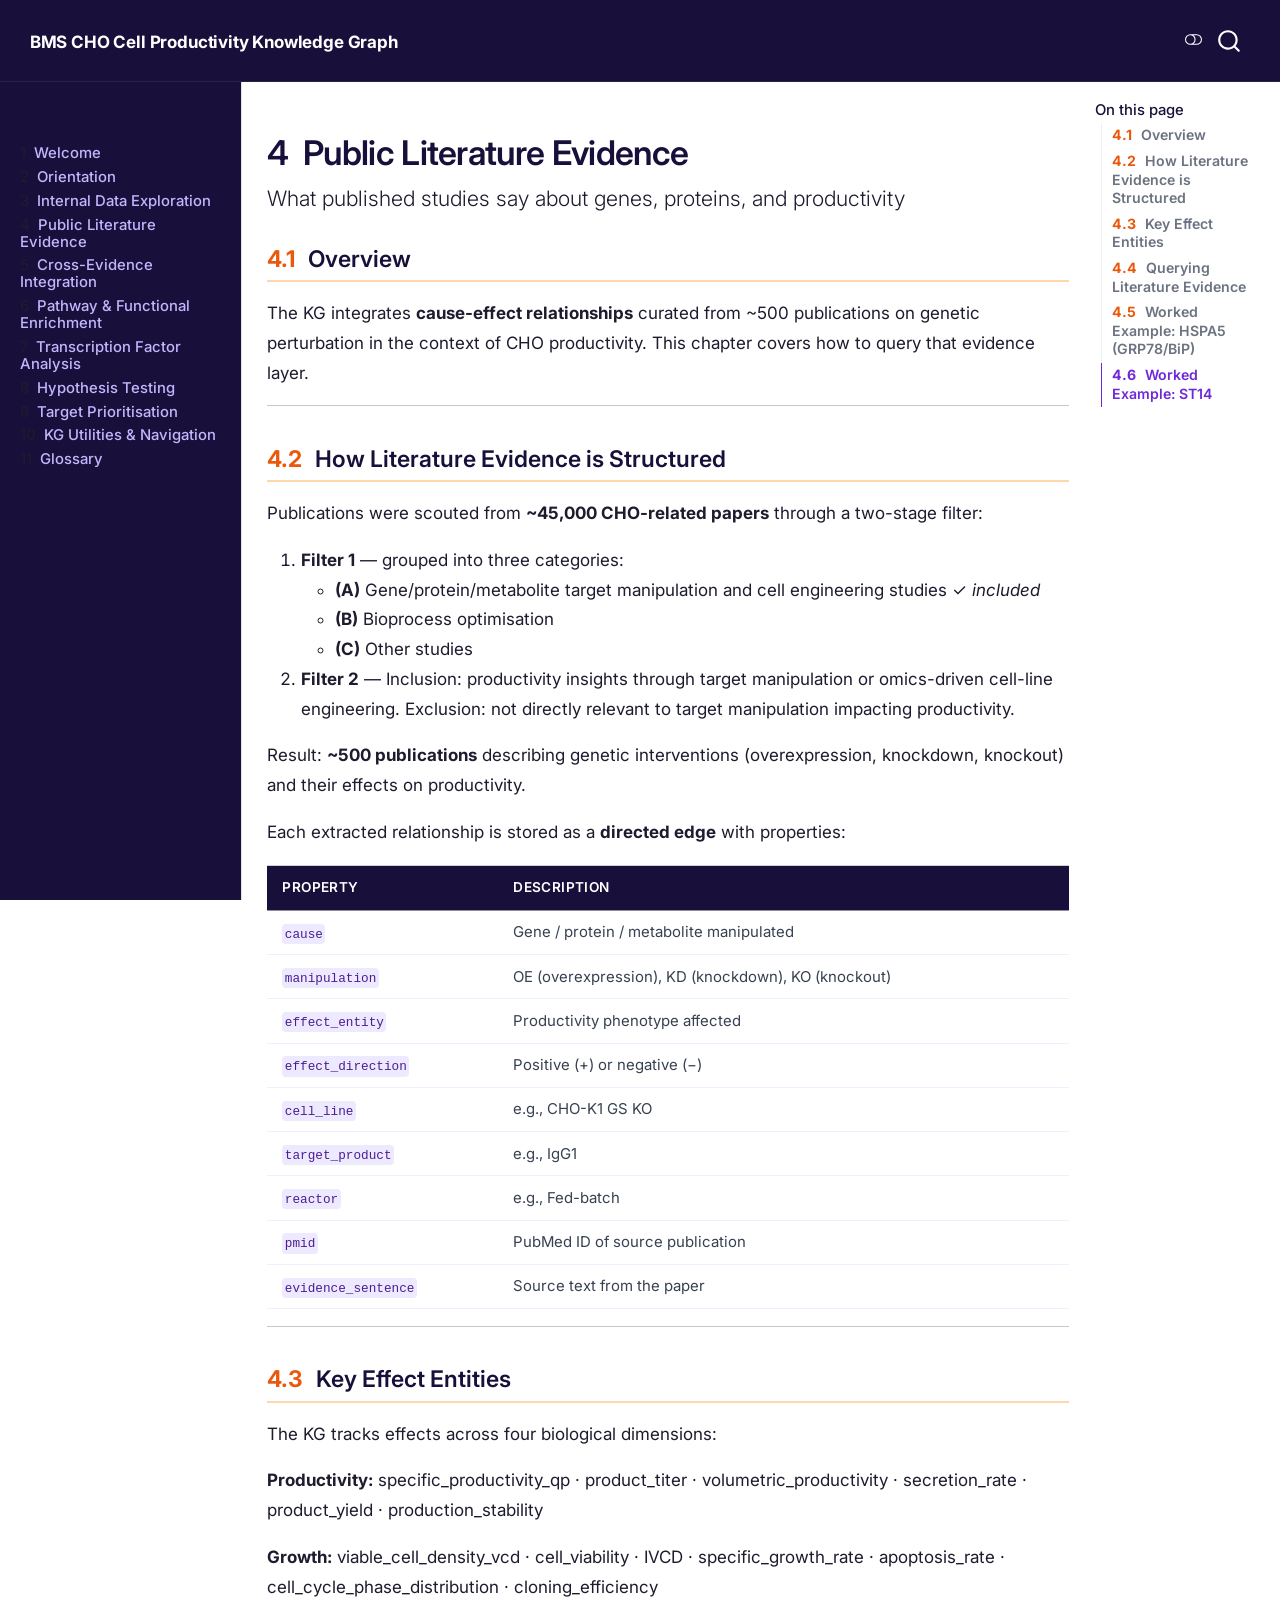
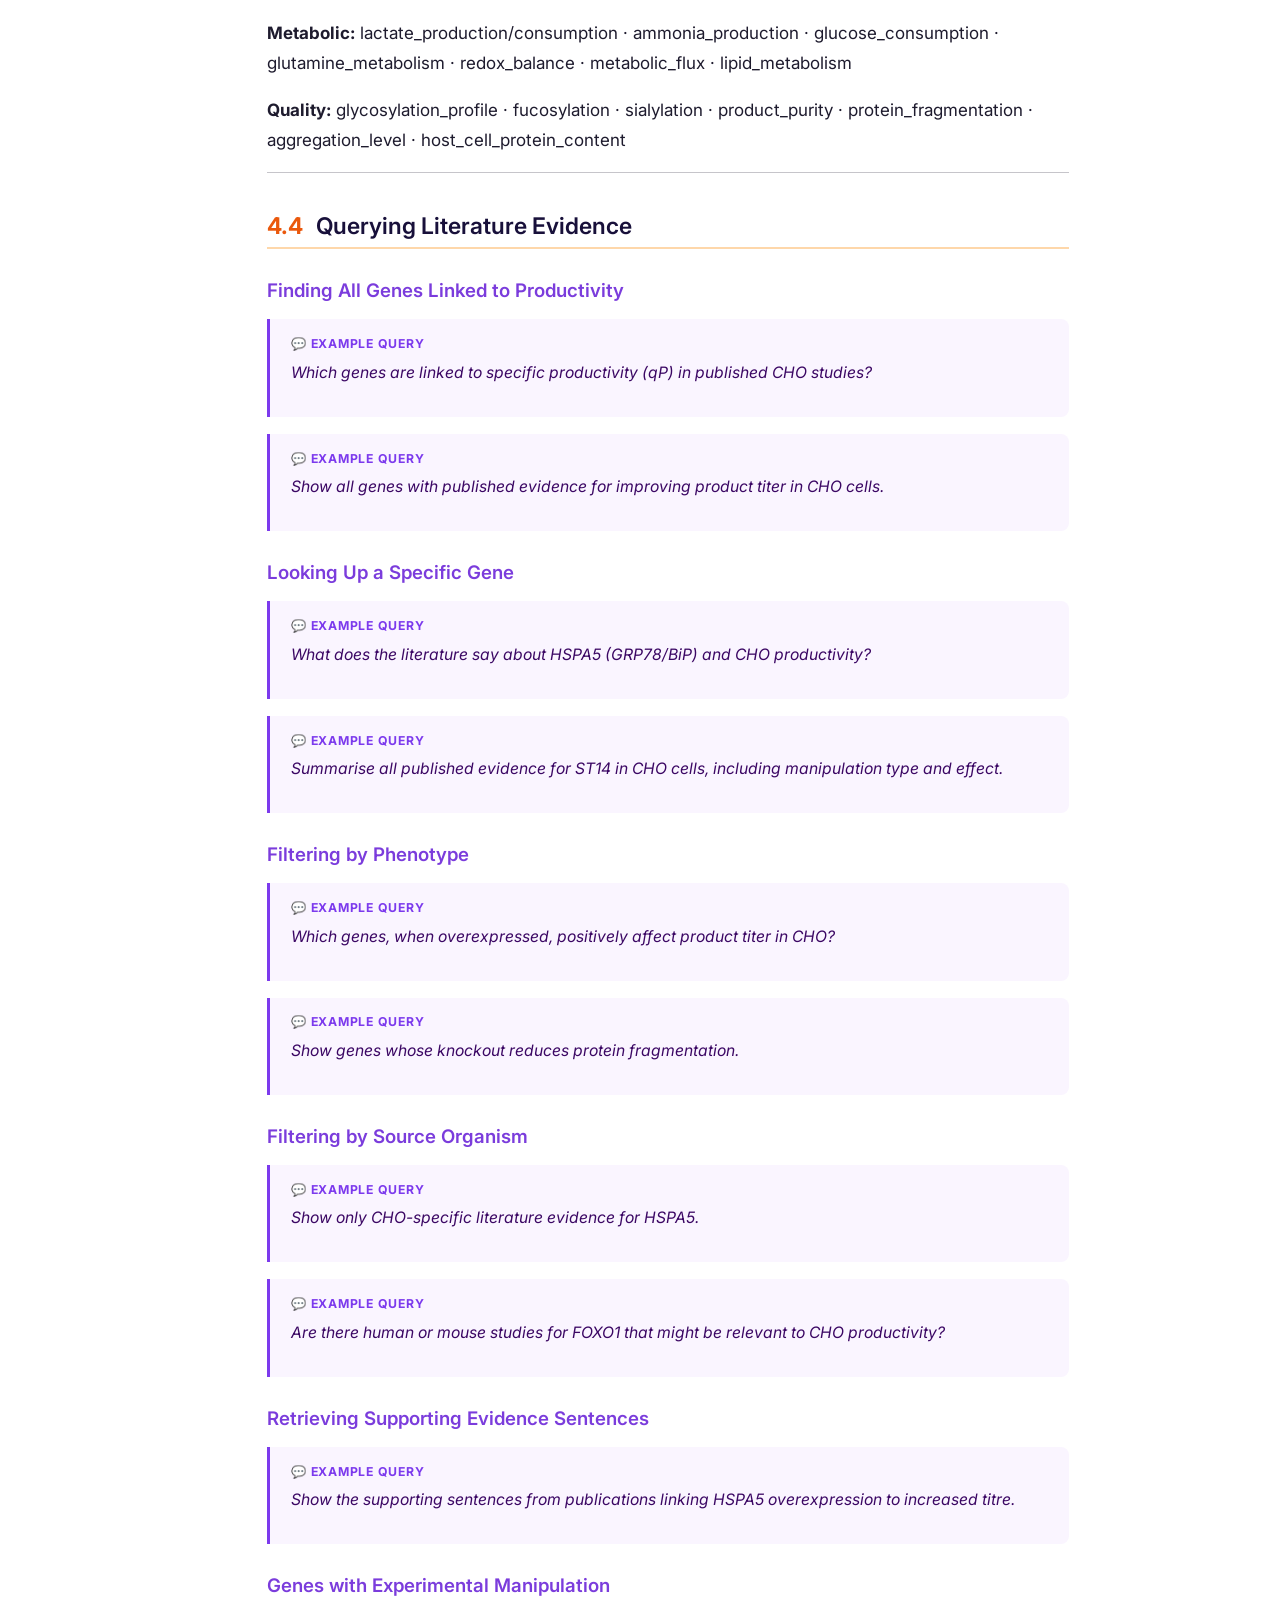
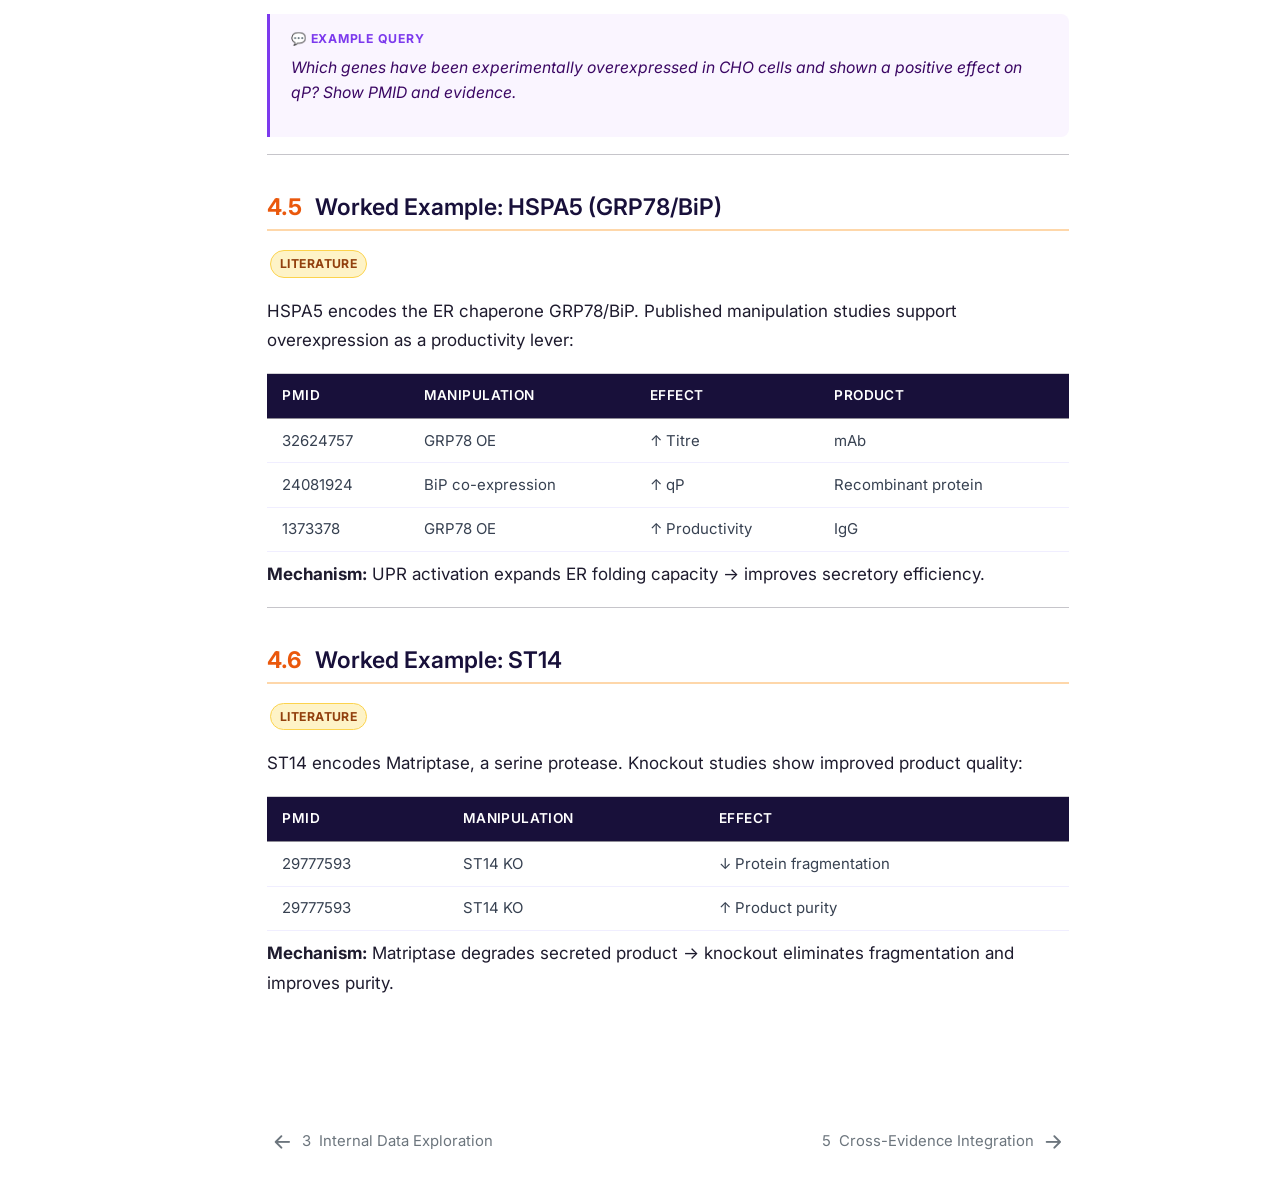
<file: _book/chapters/03-public-literature.html>
<!DOCTYPE html>
<html xmlns="http://www.w3.org/1999/xhtml" lang="en" xml:lang="en"><head>

<meta charset="utf-8">
<meta name="generator" content="quarto-1.9.36">

<meta name="viewport" content="width=device-width, initial-scale=1.0, user-scalable=yes">

<meta name="description" content="A comprehensive guide to querying, interpreting, and deriving actionable insights from the BMS CHO Cell Productivity Knowledge Graph.">

<title>4&nbsp; Public Literature Evidence – BMS CHO Cell Productivity Knowledge Graph</title>
<style>
/* Default styles provided by pandoc.
** See https://pandoc.org/MANUAL.html#variables-for-html for config info.
*/
code{white-space: pre-wrap;}
span.smallcaps{font-variant: small-caps;}
div.columns{display: flex; gap: min(4vw, 1.5em);}
div.column{flex: auto; overflow-x: auto;}
div.hanging-indent{margin-left: 1.5em; text-indent: -1.5em;}
ul.task-list{list-style: none;}
ul.task-list li input[type="checkbox"] {
  width: 0.8em;
  margin: 0 0.8em 0.2em -1em; /* quarto-specific, see https://github.com/quarto-dev/quarto-cli/issues/4556 */ 
  vertical-align: middle;
}
</style>


<script src="../site_libs/quarto-nav/quarto-nav.js"></script>
<script src="../site_libs/quarto-nav/headroom.min.js"></script>
<script src="../site_libs/clipboard/clipboard.min.js"></script>
<script src="../site_libs/quarto-search/autocomplete.umd.js"></script>
<script src="../site_libs/quarto-search/fuse.min.js"></script>
<script src="../site_libs/quarto-search/quarto-search.js"></script>
<meta name="quarto:offset" content="../">
<link href="../chapters/04-cross-evidence.html" rel="next">
<link href="../chapters/02-internal-data.html" rel="prev">
<script src="../site_libs/quarto-html/quarto.js" type="module"></script>
<script src="../site_libs/quarto-html/tabsets/tabsets.js" type="module"></script>
<script src="../site_libs/quarto-html/popper.min.js"></script>
<script src="../site_libs/quarto-html/tippy.umd.min.js"></script>
<script src="../site_libs/quarto-html/anchor.min.js"></script>
<link href="../site_libs/quarto-html/tippy.css" rel="stylesheet">
<link href="../site_libs/quarto-html/quarto-syntax-highlighting-156c76771fd2490d2eb8da209f6ee8fd.css" rel="stylesheet" class="quarto-color-scheme" id="quarto-text-highlighting-styles">
<link href="../site_libs/quarto-html/quarto-syntax-highlighting-dark-9d999877f3c5e6af240db9c54b9fdcfe.css" rel="stylesheet" class="quarto-color-scheme quarto-color-alternate" id="quarto-text-highlighting-styles">
<link href="../site_libs/quarto-html/quarto-syntax-highlighting-156c76771fd2490d2eb8da209f6ee8fd.css" rel="stylesheet" class="quarto-color-scheme-extra" id="quarto-text-highlighting-styles">
<script src="../site_libs/bootstrap/bootstrap.min.js"></script>
<link href="../site_libs/bootstrap/bootstrap-icons.css" rel="stylesheet">
<link href="../site_libs/bootstrap/bootstrap-00e9f1b5a2752f8c4356c5c7caae83e0.min.css" rel="stylesheet" append-hash="true" class="quarto-color-scheme" id="quarto-bootstrap" data-mode="light">
<link href="../site_libs/bootstrap/bootstrap-dark-c3cbe804e7477162f487d173cf7d653f.min.css" rel="stylesheet" append-hash="true" class="quarto-color-scheme quarto-color-alternate" id="quarto-bootstrap" data-mode="dark">
<link href="../site_libs/bootstrap/bootstrap-00e9f1b5a2752f8c4356c5c7caae83e0.min.css" rel="stylesheet" append-hash="true" class="quarto-color-scheme-extra" id="quarto-bootstrap" data-mode="light">
<script id="quarto-search-options" type="application/json">{
  "location": "navbar",
  "copy-button": false,
  "collapse-after": 3,
  "panel-placement": "end",
  "type": "overlay",
  "limit": 50,
  "keyboard-shortcut": [
    "f",
    "/",
    "s"
  ],
  "show-item-context": false,
  "language": {
    "search-no-results-text": "No results",
    "search-matching-documents-text": "matching documents",
    "search-copy-link-title": "Copy link to search",
    "search-hide-matches-text": "Hide additional matches",
    "search-more-match-text": "more match in this document",
    "search-more-matches-text": "more matches in this document",
    "search-clear-button-title": "Clear",
    "search-text-placeholder": "",
    "search-detached-cancel-button-title": "Cancel",
    "search-submit-button-title": "Submit",
    "search-label": "Search"
  }
}</script>
<style>html{ scroll-behavior: smooth; }</style>


</head>

<body class="nav-sidebar docked nav-fixed quarto-light"><script id="quarto-html-before-body" type="application/javascript">
    const toggleBodyColorMode = (bsSheetEl) => {
      const mode = bsSheetEl.getAttribute("data-mode");
      const bodyEl = window.document.querySelector("body");
      if (mode === "dark") {
        bodyEl.classList.add("quarto-dark");
        bodyEl.classList.remove("quarto-light");
      } else {
        bodyEl.classList.add("quarto-light");
        bodyEl.classList.remove("quarto-dark");
      }
    }
    const toggleBodyColorPrimary = () => {
      const bsSheetEl = window.document.querySelector("link#quarto-bootstrap:not([rel=disabled-stylesheet])");
      if (bsSheetEl) {
        toggleBodyColorMode(bsSheetEl);
      }
    }
    const setColorSchemeToggle = (alternate) => {
      const toggles = window.document.querySelectorAll('.quarto-color-scheme-toggle');
      for (let i=0; i < toggles.length; i++) {
        const toggle = toggles[i];
        if (toggle) {
          if (alternate) {
            toggle.classList.add("alternate");
          } else {
            toggle.classList.remove("alternate");
          }
        }
      }
    };
    const toggleColorMode = (alternate) => {
      // Switch the stylesheets
      const primaryStylesheets = window.document.querySelectorAll('link.quarto-color-scheme:not(.quarto-color-alternate)');
      const alternateStylesheets = window.document.querySelectorAll('link.quarto-color-scheme.quarto-color-alternate');
      manageTransitions('#quarto-margin-sidebar .nav-link', false);
      if (alternate) {
        // note: dark is layered on light, we don't disable primary!
        enableStylesheet(alternateStylesheets);
        for (const sheetNode of alternateStylesheets) {
          if (sheetNode.id === "quarto-bootstrap") {
            toggleBodyColorMode(sheetNode);
          }
        }
      } else {
        disableStylesheet(alternateStylesheets);
        enableStylesheet(primaryStylesheets)
        toggleBodyColorPrimary();
      }
      manageTransitions('#quarto-margin-sidebar .nav-link', true);
      // Switch the toggles
      setColorSchemeToggle(alternate)
      // Hack to workaround the fact that safari doesn't
      // properly recolor the scrollbar when toggling (#1455)
      if (navigator.userAgent.indexOf('Safari') > 0 && navigator.userAgent.indexOf('Chrome') == -1) {
        manageTransitions("body", false);
        window.scrollTo(0, 1);
        setTimeout(() => {
          window.scrollTo(0, 0);
          manageTransitions("body", true);
        }, 40);
      }
    }
    const disableStylesheet = (stylesheets) => {
      for (let i=0; i < stylesheets.length; i++) {
        const stylesheet = stylesheets[i];
        stylesheet.rel = 'disabled-stylesheet';
      }
    }
    const enableStylesheet = (stylesheets) => {
      for (let i=0; i < stylesheets.length; i++) {
        const stylesheet = stylesheets[i];
        if(stylesheet.rel !== 'stylesheet') { // for Chrome, which will still FOUC without this check
          stylesheet.rel = 'stylesheet';
        }
      }
    }
    const manageTransitions = (selector, allowTransitions) => {
      const els = window.document.querySelectorAll(selector);
      for (let i=0; i < els.length; i++) {
        const el = els[i];
        if (allowTransitions) {
          el.classList.remove('notransition');
        } else {
          el.classList.add('notransition');
        }
      }
    }
    const isFileUrl = () => {
      return window.location.protocol === 'file:';
    }
    const hasAlternateSentinel = () => {
      let styleSentinel = getColorSchemeSentinel();
      if (styleSentinel !== null) {
        return styleSentinel === "alternate";
      } else {
        return false;
      }
    }
    const setStyleSentinel = (alternate) => {
      const value = alternate ? "alternate" : "default";
      if (!isFileUrl()) {
        window.localStorage.setItem("quarto-color-scheme", value);
      } else {
        localAlternateSentinel = value;
      }
    }
    const getColorSchemeSentinel = () => {
      if (!isFileUrl()) {
        const storageValue = window.localStorage.getItem("quarto-color-scheme");
        return storageValue != null ? storageValue : localAlternateSentinel;
      } else {
        return localAlternateSentinel;
      }
    }
    const toggleGiscusIfUsed = (isAlternate, darkModeDefault) => {
      const baseTheme = document.querySelector('#giscus-base-theme')?.value ?? 'light';
      const alternateTheme = document.querySelector('#giscus-alt-theme')?.value ?? 'dark';
      let newTheme = '';
      if(authorPrefersDark) {
        newTheme = isAlternate ? baseTheme : alternateTheme;
      } else {
        newTheme = isAlternate ? alternateTheme : baseTheme;
      }
      const changeGiscusTheme = () => {
        // From: https://github.com/giscus/giscus/issues/336
        const sendMessage = (message) => {
          const iframe = document.querySelector('iframe.giscus-frame');
          if (!iframe) return;
          iframe.contentWindow.postMessage({ giscus: message }, 'https://giscus.app');
        }
        sendMessage({
          setConfig: {
            theme: newTheme
          }
        });
      }
      const isGiscussLoaded = window.document.querySelector('iframe.giscus-frame') !== null;
      if (isGiscussLoaded) {
        changeGiscusTheme();
      }
    };
    const authorPrefersDark = false;
    const darkModeDefault = authorPrefersDark;
      document.querySelector('link#quarto-text-highlighting-styles.quarto-color-scheme-extra').rel = 'disabled-stylesheet';
      document.querySelector('link#quarto-bootstrap.quarto-color-scheme-extra').rel = 'disabled-stylesheet';
    let localAlternateSentinel = darkModeDefault ? 'alternate' : 'default';
    // Dark / light mode switch
    window.quartoToggleColorScheme = () => {
      // Read the current dark / light value
      let toAlternate = !hasAlternateSentinel();
      toggleColorMode(toAlternate);
      setStyleSentinel(toAlternate);
      toggleGiscusIfUsed(toAlternate, darkModeDefault);
      window.dispatchEvent(new Event('resize'));
    };
    // Switch to dark mode if need be
    if (hasAlternateSentinel()) {
      toggleColorMode(true);
    } else {
      toggleColorMode(false);
    }
  </script>

<div id="quarto-search-results"></div>
  <header id="quarto-header" class="headroom fixed-top">
    <nav class="navbar navbar-expand-lg " data-bs-theme="dark">
      <div class="navbar-container container-fluid">
      <div class="navbar-brand-container mx-auto">
    <a class="navbar-brand" href="../index.html">
    <span class="navbar-title">BMS CHO Cell Productivity Knowledge Graph</span>
    </a>
  </div>
        <div class="quarto-navbar-tools tools-end">
  <a href="" class="quarto-color-scheme-toggle quarto-navigation-tool  px-1" onclick="window.quartoToggleColorScheme(); return false;" title="Toggle dark mode"><i class="bi"></i></a>
</div>
          <div id="quarto-search" class="" title="Search"></div>
      </div> <!-- /container-fluid -->
    </nav>
  <nav class="quarto-secondary-nav">
    <div class="container-fluid d-flex">
      <button type="button" class="quarto-btn-toggle btn" data-bs-toggle="collapse" role="button" data-bs-target=".quarto-sidebar-collapse-item" aria-controls="quarto-sidebar" aria-expanded="false" aria-label="Toggle sidebar navigation" onclick="if (window.quartoToggleHeadroom) { window.quartoToggleHeadroom(); }">
        <i class="bi bi-layout-text-sidebar-reverse"></i>
      </button>
        <nav class="quarto-page-breadcrumbs" aria-label="breadcrumb"><ol class="breadcrumb"><li class="breadcrumb-item"><a href="../chapters/03-public-literature.html"><span class="chapter-number">4</span>&nbsp; <span class="chapter-title">Public Literature Evidence</span></a></li></ol></nav>
        <a class="flex-grow-1" role="navigation" data-bs-toggle="collapse" data-bs-target=".quarto-sidebar-collapse-item" aria-controls="quarto-sidebar" aria-expanded="false" aria-label="Toggle sidebar navigation" onclick="if (window.quartoToggleHeadroom) { window.quartoToggleHeadroom(); }">      
        </a>
      <button type="button" class="btn quarto-search-button" aria-label="Search" onclick="window.quartoOpenSearch();">
        <i class="bi bi-search"></i>
      </button>
    </div>
  </nav>
</header>
<!-- content -->
<div id="quarto-content" class="quarto-container page-columns page-rows-contents page-layout-article page-navbar">
<!-- sidebar -->
  <nav id="quarto-sidebar" class="sidebar collapse collapse-horizontal quarto-sidebar-collapse-item sidebar-navigation docked overflow-auto">
        <div class="mt-2 flex-shrink-0 align-items-center">
        <div class="sidebar-search">
        <div id="quarto-search" class="" title="Search"></div>
        </div>
        </div>
    <div class="sidebar-menu-container"> 
    <ul class="list-unstyled mt-1">
        <li class="sidebar-item">
  <div class="sidebar-item-container"> 
  <a href="../index.html" class="sidebar-item-text sidebar-link">
 <span class="menu-text"><span class="chapter-number">1</span>&nbsp; <span class="chapter-title">Welcome</span></span></a>
  </div>
</li>
        <li class="sidebar-item">
  <div class="sidebar-item-container"> 
  <a href="../chapters/01-orientation.html" class="sidebar-item-text sidebar-link">
 <span class="menu-text"><span class="chapter-number">2</span>&nbsp; <span class="chapter-title">Orientation</span></span></a>
  </div>
</li>
        <li class="sidebar-item">
  <div class="sidebar-item-container"> 
  <a href="../chapters/02-internal-data.html" class="sidebar-item-text sidebar-link">
 <span class="menu-text"><span class="chapter-number">3</span>&nbsp; <span class="chapter-title">Internal Data Exploration</span></span></a>
  </div>
</li>
        <li class="sidebar-item">
  <div class="sidebar-item-container"> 
  <a href="../chapters/03-public-literature.html" class="sidebar-item-text sidebar-link active">
 <span class="menu-text"><span class="chapter-number">4</span>&nbsp; <span class="chapter-title">Public Literature Evidence</span></span></a>
  </div>
</li>
        <li class="sidebar-item">
  <div class="sidebar-item-container"> 
  <a href="../chapters/04-cross-evidence.html" class="sidebar-item-text sidebar-link">
 <span class="menu-text"><span class="chapter-number">5</span>&nbsp; <span class="chapter-title">Cross-Evidence Integration</span></span></a>
  </div>
</li>
        <li class="sidebar-item">
  <div class="sidebar-item-container"> 
  <a href="../chapters/05-pathway-enrichment.html" class="sidebar-item-text sidebar-link">
 <span class="menu-text"><span class="chapter-number">6</span>&nbsp; <span class="chapter-title">Pathway &amp; Functional Enrichment</span></span></a>
  </div>
</li>
        <li class="sidebar-item">
  <div class="sidebar-item-container"> 
  <a href="../chapters/06-transcription-factors.html" class="sidebar-item-text sidebar-link">
 <span class="menu-text"><span class="chapter-number">7</span>&nbsp; <span class="chapter-title">Transcription Factor Analysis</span></span></a>
  </div>
</li>
        <li class="sidebar-item">
  <div class="sidebar-item-container"> 
  <a href="../chapters/07-hypothesis-testing.html" class="sidebar-item-text sidebar-link">
 <span class="menu-text"><span class="chapter-number">8</span>&nbsp; <span class="chapter-title">Hypothesis Testing</span></span></a>
  </div>
</li>
        <li class="sidebar-item">
  <div class="sidebar-item-container"> 
  <a href="../chapters/08-target-prioritization.html" class="sidebar-item-text sidebar-link">
 <span class="menu-text"><span class="chapter-number">9</span>&nbsp; <span class="chapter-title">Target Prioritisation</span></span></a>
  </div>
</li>
        <li class="sidebar-item">
  <div class="sidebar-item-container"> 
  <a href="../chapters/09-utilities.html" class="sidebar-item-text sidebar-link">
 <span class="menu-text"><span class="chapter-number">10</span>&nbsp; <span class="chapter-title">KG Utilities &amp; Navigation</span></span></a>
  </div>
</li>
        <li class="sidebar-item">
  <div class="sidebar-item-container"> 
  <a href="../chapters/glossary.html" class="sidebar-item-text sidebar-link">
 <span class="menu-text"><span class="chapter-number">11</span>&nbsp; <span class="chapter-title">Glossary</span></span></a>
  </div>
</li>
    </ul>
    </div>
</nav>
<div id="quarto-sidebar-glass" class="quarto-sidebar-collapse-item" data-bs-toggle="collapse" data-bs-target=".quarto-sidebar-collapse-item"></div>
<!-- margin-sidebar -->
    <div id="quarto-margin-sidebar" class="sidebar margin-sidebar">
        <nav id="TOC" role="doc-toc" class="toc-active">
    <h2 id="toc-title">On this page</h2>
   
  <ul>
  <li><a href="#sec-literature" id="toc-sec-literature" class="nav-link active" data-scroll-target="#sec-literature"><span class="header-section-number">4.1</span> Overview</a></li>
  <li><a href="#how-literature-evidence-is-structured" id="toc-how-literature-evidence-is-structured" class="nav-link" data-scroll-target="#how-literature-evidence-is-structured"><span class="header-section-number">4.2</span> How Literature Evidence is Structured</a></li>
  <li><a href="#key-effect-entities" id="toc-key-effect-entities" class="nav-link" data-scroll-target="#key-effect-entities"><span class="header-section-number">4.3</span> Key Effect Entities</a></li>
  <li><a href="#querying-literature-evidence" id="toc-querying-literature-evidence" class="nav-link" data-scroll-target="#querying-literature-evidence"><span class="header-section-number">4.4</span> Querying Literature Evidence</a>
  <ul class="collapse">
  <li><a href="#finding-all-genes-linked-to-productivity" id="toc-finding-all-genes-linked-to-productivity" class="nav-link" data-scroll-target="#finding-all-genes-linked-to-productivity">Finding All Genes Linked to Productivity</a></li>
  <li><a href="#looking-up-a-specific-gene" id="toc-looking-up-a-specific-gene" class="nav-link" data-scroll-target="#looking-up-a-specific-gene">Looking Up a Specific Gene</a></li>
  <li><a href="#filtering-by-phenotype" id="toc-filtering-by-phenotype" class="nav-link" data-scroll-target="#filtering-by-phenotype">Filtering by Phenotype</a></li>
  <li><a href="#filtering-by-source-organism" id="toc-filtering-by-source-organism" class="nav-link" data-scroll-target="#filtering-by-source-organism">Filtering by Source Organism</a></li>
  <li><a href="#retrieving-supporting-evidence-sentences" id="toc-retrieving-supporting-evidence-sentences" class="nav-link" data-scroll-target="#retrieving-supporting-evidence-sentences">Retrieving Supporting Evidence Sentences</a></li>
  <li><a href="#genes-with-experimental-manipulation" id="toc-genes-with-experimental-manipulation" class="nav-link" data-scroll-target="#genes-with-experimental-manipulation">Genes with Experimental Manipulation</a></li>
  </ul></li>
  <li><a href="#worked-example-hspa5-grp78bip" id="toc-worked-example-hspa5-grp78bip" class="nav-link" data-scroll-target="#worked-example-hspa5-grp78bip"><span class="header-section-number">4.5</span> Worked Example: HSPA5 (GRP78/BiP)</a></li>
  <li><a href="#worked-example-st14" id="toc-worked-example-st14" class="nav-link" data-scroll-target="#worked-example-st14"><span class="header-section-number">4.6</span> Worked Example: ST14</a></li>
  </ul>
</nav>
    </div>
<!-- main -->
<main class="content" id="quarto-document-content">


<header id="title-block-header" class="quarto-title-block default">
<div class="quarto-title">
<h1 class="title"><span class="chapter-number">4</span>&nbsp; <span class="chapter-title">Public Literature Evidence</span></h1>
<p class="subtitle lead">What published studies say about genes, proteins, and productivity</p>
</div>



<div class="quarto-title-meta">

    
  
    
  </div>
  


</header>


<section id="sec-literature" class="level2" data-number="4.1">
<h2 data-number="4.1" class="anchored" data-anchor-id="sec-literature"><span class="header-section-number">4.1</span> Overview</h2>
<p>The KG integrates <strong>cause-effect relationships</strong> curated from ~500 publications on genetic perturbation in the context of CHO productivity. This chapter covers how to query that evidence layer.</p>
<hr>
</section>
<section id="how-literature-evidence-is-structured" class="level2" data-number="4.2">
<h2 data-number="4.2" class="anchored" data-anchor-id="how-literature-evidence-is-structured"><span class="header-section-number">4.2</span> How Literature Evidence is Structured</h2>
<p>Publications were scouted from <strong>~45,000 CHO-related papers</strong> through a two-stage filter:</p>
<ol type="1">
<li><strong>Filter 1</strong> — grouped into three categories:
<ul>
<li><strong>(A)</strong> Gene/protein/metabolite target manipulation and cell engineering studies ✓ <em>included</em></li>
<li><strong>(B)</strong> Bioprocess optimisation</li>
<li><strong>(C)</strong> Other studies</li>
</ul></li>
<li><strong>Filter 2</strong> — Inclusion: productivity insights through target manipulation or omics-driven cell-line engineering. Exclusion: not directly relevant to target manipulation impacting productivity.</li>
</ol>
<p>Result: <strong>~500 publications</strong> describing genetic interventions (overexpression, knockdown, knockout) and their effects on productivity.</p>
<p>Each extracted relationship is stored as a <strong>directed edge</strong> with properties:</p>
<table class="caption-top table">
<thead>
<tr class="header">
<th>Property</th>
<th>Description</th>
</tr>
</thead>
<tbody>
<tr class="odd">
<td><code>cause</code></td>
<td>Gene / protein / metabolite manipulated</td>
</tr>
<tr class="even">
<td><code>manipulation</code></td>
<td>OE (overexpression), KD (knockdown), KO (knockout)</td>
</tr>
<tr class="odd">
<td><code>effect_entity</code></td>
<td>Productivity phenotype affected</td>
</tr>
<tr class="even">
<td><code>effect_direction</code></td>
<td>Positive (+) or negative (−)</td>
</tr>
<tr class="odd">
<td><code>cell_line</code></td>
<td>e.g., CHO-K1 GS KO</td>
</tr>
<tr class="even">
<td><code>target_product</code></td>
<td>e.g., IgG1</td>
</tr>
<tr class="odd">
<td><code>reactor</code></td>
<td>e.g., Fed-batch</td>
</tr>
<tr class="even">
<td><code>pmid</code></td>
<td>PubMed ID of source publication</td>
</tr>
<tr class="odd">
<td><code>evidence_sentence</code></td>
<td>Source text from the paper</td>
</tr>
</tbody>
</table>
<hr>
</section>
<section id="key-effect-entities" class="level2" data-number="4.3">
<h2 data-number="4.3" class="anchored" data-anchor-id="key-effect-entities"><span class="header-section-number">4.3</span> Key Effect Entities</h2>
<p>The KG tracks effects across four biological dimensions:</p>
<p><strong>Productivity:</strong> specific_productivity_qp · product_titer · volumetric_productivity · secretion_rate · product_yield · production_stability</p>
<p><strong>Growth:</strong> viable_cell_density_vcd · cell_viability · IVCD · specific_growth_rate · apoptosis_rate · cell_cycle_phase_distribution · cloning_efficiency</p>
<p><strong>Metabolic:</strong> lactate_production/consumption · ammonia_production · glucose_consumption · glutamine_metabolism · redox_balance · metabolic_flux · lipid_metabolism</p>
<p><strong>Quality:</strong> glycosylation_profile · fucosylation · sialylation · product_purity · protein_fragmentation · aggregation_level · host_cell_protein_content</p>
<hr>
</section>
<section id="querying-literature-evidence" class="level2" data-number="4.4">
<h2 data-number="4.4" class="anchored" data-anchor-id="querying-literature-evidence"><span class="header-section-number">4.4</span> Querying Literature Evidence</h2>
<section id="finding-all-genes-linked-to-productivity" class="level3">
<h3 class="anchored" data-anchor-id="finding-all-genes-linked-to-productivity">Finding All Genes Linked to Productivity</h3>
<div class="query-box">
<p>Which genes are linked to specific productivity (qP) in published CHO studies?</p>
</div>
<div class="query-box">
<p>Show all genes with published evidence for improving product titer in CHO cells.</p>
</div>
</section>
<section id="looking-up-a-specific-gene" class="level3">
<h3 class="anchored" data-anchor-id="looking-up-a-specific-gene">Looking Up a Specific Gene</h3>
<div class="query-box">
<p>What does the literature say about HSPA5 (GRP78/BiP) and CHO productivity?</p>
</div>
<div class="query-box">
<p>Summarise all published evidence for ST14 in CHO cells, including manipulation type and effect.</p>
</div>
</section>
<section id="filtering-by-phenotype" class="level3">
<h3 class="anchored" data-anchor-id="filtering-by-phenotype">Filtering by Phenotype</h3>
<div class="query-box">
<p>Which genes, when overexpressed, positively affect product titer in CHO?</p>
</div>
<div class="query-box">
<p>Show genes whose knockout reduces protein fragmentation.</p>
</div>
</section>
<section id="filtering-by-source-organism" class="level3">
<h3 class="anchored" data-anchor-id="filtering-by-source-organism">Filtering by Source Organism</h3>
<div class="query-box">
<p>Show only CHO-specific literature evidence for HSPA5.</p>
</div>
<div class="query-box">
<p>Are there human or mouse studies for FOXO1 that might be relevant to CHO productivity?</p>
</div>
</section>
<section id="retrieving-supporting-evidence-sentences" class="level3">
<h3 class="anchored" data-anchor-id="retrieving-supporting-evidence-sentences">Retrieving Supporting Evidence Sentences</h3>
<div class="query-box">
<p>Show the supporting sentences from publications linking HSPA5 overexpression to increased titre.</p>
</div>
</section>
<section id="genes-with-experimental-manipulation" class="level3">
<h3 class="anchored" data-anchor-id="genes-with-experimental-manipulation">Genes with Experimental Manipulation</h3>
<div class="query-box">
<p>Which genes have been experimentally overexpressed in CHO cells and shown a positive effect on qP? Show PMID and evidence.</p>
</div>
<hr>
</section>
</section>
<section id="worked-example-hspa5-grp78bip" class="level2" data-number="4.5">
<h2 data-number="4.5" class="anchored" data-anchor-id="worked-example-hspa5-grp78bip"><span class="header-section-number">4.5</span> Worked Example: HSPA5 (GRP78/BiP)</h2>
<p><span class="evidence-badge badge-lit">Literature</span></p>
<p>HSPA5 encodes the ER chaperone GRP78/BiP. Published manipulation studies support overexpression as a productivity lever:</p>
<table class="caption-top table">
<thead>
<tr class="header">
<th>PMID</th>
<th>Manipulation</th>
<th>Effect</th>
<th>Product</th>
</tr>
</thead>
<tbody>
<tr class="odd">
<td>32624757</td>
<td>GRP78 OE</td>
<td>↑ Titre</td>
<td>mAb</td>
</tr>
<tr class="even">
<td>24081924</td>
<td>BiP co-expression</td>
<td>↑ qP</td>
<td>Recombinant protein</td>
</tr>
<tr class="odd">
<td>1373378</td>
<td>GRP78 OE</td>
<td>↑ Productivity</td>
<td>IgG</td>
</tr>
</tbody>
</table>
<p><strong>Mechanism:</strong> UPR activation expands ER folding capacity → improves secretory efficiency.</p>
<hr>
</section>
<section id="worked-example-st14" class="level2" data-number="4.6">
<h2 data-number="4.6" class="anchored" data-anchor-id="worked-example-st14"><span class="header-section-number">4.6</span> Worked Example: ST14</h2>
<p><span class="evidence-badge badge-lit">Literature</span></p>
<p>ST14 encodes Matriptase, a serine protease. Knockout studies show improved product quality:</p>
<table class="caption-top table">
<thead>
<tr class="header">
<th>PMID</th>
<th>Manipulation</th>
<th>Effect</th>
</tr>
</thead>
<tbody>
<tr class="odd">
<td>29777593</td>
<td>ST14 KO</td>
<td>↓ Protein fragmentation</td>
</tr>
<tr class="even">
<td>29777593</td>
<td>ST14 KO</td>
<td>↑ Product purity</td>
</tr>
</tbody>
</table>
<p><strong>Mechanism:</strong> Matriptase degrades secreted product → knockout eliminates fragmentation and improves purity.</p>


</section>

</main> <!-- /main -->
<script id="quarto-html-after-body" type="application/javascript">
  window.document.addEventListener("DOMContentLoaded", function (event) {
    // Ensure there is a toggle, if there isn't float one in the top right
    if (window.document.querySelector('.quarto-color-scheme-toggle') === null) {
      const a = window.document.createElement('a');
      a.classList.add('top-right');
      a.classList.add('quarto-color-scheme-toggle');
      a.href = "";
      a.onclick = function() { try { window.quartoToggleColorScheme(); } catch {} return false; };
      const i = window.document.createElement("i");
      i.classList.add('bi');
      a.appendChild(i);
      window.document.body.appendChild(a);
    }
    setColorSchemeToggle(hasAlternateSentinel())
    const icon = "";
    const anchorJS = new window.AnchorJS();
    anchorJS.options = {
      placement: 'right',
      icon: icon
    };
    anchorJS.add('.anchored');
    const isCodeAnnotation = (el) => {
      for (const clz of el.classList) {
        if (clz.startsWith('code-annotation-')) {                     
          return true;
        }
      }
      return false;
    }
    const onCopySuccess = function(e) {
      // button target
      const button = e.trigger;
      // don't keep focus
      button.blur();
      // flash "checked"
      button.classList.add('code-copy-button-checked');
      var currentTitle = button.getAttribute("title");
      button.setAttribute("title", "Copied!");
      let tooltip;
      if (window.bootstrap) {
        button.setAttribute("data-bs-toggle", "tooltip");
        button.setAttribute("data-bs-placement", "left");
        button.setAttribute("data-bs-title", "Copied!");
        tooltip = new bootstrap.Tooltip(button, 
          { trigger: "manual", 
            customClass: "code-copy-button-tooltip",
            offset: [0, -8]});
        tooltip.show();    
      }
      setTimeout(function() {
        if (tooltip) {
          tooltip.hide();
          button.removeAttribute("data-bs-title");
          button.removeAttribute("data-bs-toggle");
          button.removeAttribute("data-bs-placement");
        }
        button.setAttribute("title", currentTitle);
        button.classList.remove('code-copy-button-checked');
      }, 1000);
      // clear code selection
      e.clearSelection();
    }
    const getTextToCopy = function(trigger) {
      const outerScaffold = trigger.parentElement.cloneNode(true);
      const codeEl = outerScaffold.querySelector('code');
      for (const childEl of codeEl.children) {
        if (isCodeAnnotation(childEl)) {
          childEl.remove();
        }
      }
      return codeEl.innerText;
    }
    const clipboard = new window.ClipboardJS('.code-copy-button:not([data-in-quarto-modal])', {
      text: getTextToCopy
    });
    clipboard.on('success', onCopySuccess);
    if (window.document.getElementById('quarto-embedded-source-code-modal')) {
      const clipboardModal = new window.ClipboardJS('.code-copy-button[data-in-quarto-modal]', {
        text: getTextToCopy,
        container: window.document.getElementById('quarto-embedded-source-code-modal')
      });
      clipboardModal.on('success', onCopySuccess);
    }
      var localhostRegex = new RegExp(/^(?:http|https):\/\/localhost\:?[0-9]*\//);
      var mailtoRegex = new RegExp(/^mailto:/);
        var filterRegex = new RegExp('/' + window.location.host + '/');
      var isInternal = (href) => {
          return filterRegex.test(href) || localhostRegex.test(href) || mailtoRegex.test(href);
      }
      // Inspect non-navigation links and adorn them if external
     var links = window.document.querySelectorAll('a[href]:not(.nav-link):not(.navbar-brand):not(.toc-action):not(.sidebar-link):not(.sidebar-item-toggle):not(.pagination-link):not(.no-external):not([aria-hidden]):not(.dropdown-item):not(.quarto-navigation-tool):not(.about-link)');
      for (var i=0; i<links.length; i++) {
        const link = links[i];
        if (!isInternal(link.href)) {
          // undo the damage that might have been done by quarto-nav.js in the case of
          // links that we want to consider external
          if (link.dataset.originalHref !== undefined) {
            link.href = link.dataset.originalHref;
          }
            // target, if specified
            link.setAttribute("target", "_blank");
            if (link.getAttribute("rel") === null) {
              link.setAttribute("rel", "noopener");
            }
            // default icon
            link.classList.add("external");
        }
      }
    function tippyHover(el, contentFn, onTriggerFn, onUntriggerFn) {
      const config = {
        allowHTML: true,
        maxWidth: 500,
        delay: 100,
        arrow: false,
        appendTo: function(el) {
            return el.parentElement;
        },
        interactive: true,
        interactiveBorder: 10,
        theme: 'quarto',
        placement: 'bottom-start',
      };
      if (contentFn) {
        config.content = contentFn;
      }
      if (onTriggerFn) {
        config.onTrigger = onTriggerFn;
      }
      if (onUntriggerFn) {
        config.onUntrigger = onUntriggerFn;
      }
      window.tippy(el, config); 
    }
    const noterefs = window.document.querySelectorAll('a[role="doc-noteref"]');
    for (var i=0; i<noterefs.length; i++) {
      const ref = noterefs[i];
      tippyHover(ref, function() {
        // use id or data attribute instead here
        let href = ref.getAttribute('data-footnote-href') || ref.getAttribute('href');
        try { href = new URL(href).hash; } catch {}
        const id = href.replace(/^#\/?/, "");
        const note = window.document.getElementById(id);
        if (note) {
          return note.innerHTML;
        } else {
          return "";
        }
      });
    }
    const xrefs = window.document.querySelectorAll('a.quarto-xref');
    const processXRef = (id, note) => {
      // Strip column container classes
      const stripColumnClz = (el) => {
        el.classList.remove("page-full", "page-columns");
        if (el.children) {
          for (const child of el.children) {
            stripColumnClz(child);
          }
        }
      }
      stripColumnClz(note)
      if (id === null || id.startsWith('sec-')) {
        // Special case sections, only their first couple elements
        const container = document.createElement("div");
        if (note.children && note.children.length > 2) {
          container.appendChild(note.children[0].cloneNode(true));
          for (let i = 1; i < note.children.length; i++) {
            const child = note.children[i];
            if (child.tagName === "P" && child.innerText === "") {
              continue;
            } else {
              container.appendChild(child.cloneNode(true));
              break;
            }
          }
          if (window.Quarto?.typesetMath) {
            window.Quarto.typesetMath(container);
          }
          return container.innerHTML
        } else {
          if (window.Quarto?.typesetMath) {
            window.Quarto.typesetMath(note);
          }
          return note.innerHTML;
        }
      } else {
        // Remove any anchor links if they are present
        const anchorLink = note.querySelector('a.anchorjs-link');
        if (anchorLink) {
          anchorLink.remove();
        }
        if (window.Quarto?.typesetMath) {
          window.Quarto.typesetMath(note);
        }
        if (note.classList.contains("callout")) {
          return note.outerHTML;
        } else {
          return note.innerHTML;
        }
      }
    }
    for (var i=0; i<xrefs.length; i++) {
      const xref = xrefs[i];
      tippyHover(xref, undefined, function(instance) {
        instance.disable();
        let url = xref.getAttribute('href');
        let hash = undefined; 
        if (url.startsWith('#')) {
          hash = url;
        } else {
          try { hash = new URL(url).hash; } catch {}
        }
        if (hash) {
          const id = hash.replace(/^#\/?/, "");
          const note = window.document.getElementById(id);
          if (note !== null) {
            try {
              const html = processXRef(id, note.cloneNode(true));
              instance.setContent(html);
            } finally {
              instance.enable();
              instance.show();
            }
          } else {
            // See if we can fetch this
            fetch(url.split('#')[0])
            .then(res => res.text())
            .then(html => {
              const parser = new DOMParser();
              const htmlDoc = parser.parseFromString(html, "text/html");
              const note = htmlDoc.getElementById(id);
              if (note !== null) {
                const html = processXRef(id, note);
                instance.setContent(html);
              } 
            }).finally(() => {
              instance.enable();
              instance.show();
            });
          }
        } else {
          // See if we can fetch a full url (with no hash to target)
          // This is a special case and we should probably do some content thinning / targeting
          fetch(url)
          .then(res => res.text())
          .then(html => {
            const parser = new DOMParser();
            const htmlDoc = parser.parseFromString(html, "text/html");
            const note = htmlDoc.querySelector('main.content');
            if (note !== null) {
              // This should only happen for chapter cross references
              // (since there is no id in the URL)
              // remove the first header
              if (note.children.length > 0 && note.children[0].tagName === "HEADER") {
                note.children[0].remove();
              }
              const html = processXRef(null, note);
              instance.setContent(html);
            } 
          }).finally(() => {
            instance.enable();
            instance.show();
          });
        }
      }, function(instance) {
      });
    }
        let selectedAnnoteEl;
        const selectorForAnnotation = ( cell, annotation) => {
          let cellAttr = 'data-code-cell="' + cell + '"';
          let lineAttr = 'data-code-annotation="' +  annotation + '"';
          const selector = 'span[' + cellAttr + '][' + lineAttr + ']';
          return selector;
        }
        const selectCodeLines = (annoteEl) => {
          const doc = window.document;
          const targetCell = annoteEl.getAttribute("data-target-cell");
          const targetAnnotation = annoteEl.getAttribute("data-target-annotation");
          const annoteSpan = window.document.querySelector(selectorForAnnotation(targetCell, targetAnnotation));
          const lines = annoteSpan.getAttribute("data-code-lines").split(",");
          const lineIds = lines.map((line) => {
            return targetCell + "-" + line;
          })
          let top = null;
          let height = null;
          let parent = null;
          if (lineIds.length > 0) {
              //compute the position of the single el (top and bottom and make a div)
              const el = window.document.getElementById(lineIds[0]);
              top = el.offsetTop;
              height = el.offsetHeight;
              parent = el.parentElement.parentElement;
            if (lineIds.length > 1) {
              const lastEl = window.document.getElementById(lineIds[lineIds.length - 1]);
              const bottom = lastEl.offsetTop + lastEl.offsetHeight;
              height = bottom - top;
            }
            if (top !== null && height !== null && parent !== null) {
              // cook up a div (if necessary) and position it 
              let div = window.document.getElementById("code-annotation-line-highlight");
              if (div === null) {
                div = window.document.createElement("div");
                div.setAttribute("id", "code-annotation-line-highlight");
                div.style.position = 'absolute';
                parent.appendChild(div);
              }
              div.style.top = top - 2 + "px";
              div.style.height = height + 4 + "px";
              div.style.left = 0;
              let gutterDiv = window.document.getElementById("code-annotation-line-highlight-gutter");
              if (gutterDiv === null) {
                gutterDiv = window.document.createElement("div");
                gutterDiv.setAttribute("id", "code-annotation-line-highlight-gutter");
                gutterDiv.style.position = 'absolute';
                const codeCell = window.document.getElementById(targetCell);
                const gutter = codeCell.querySelector('.code-annotation-gutter');
                gutter.appendChild(gutterDiv);
              }
              gutterDiv.style.top = top - 2 + "px";
              gutterDiv.style.height = height + 4 + "px";
            }
            selectedAnnoteEl = annoteEl;
          }
        };
        const unselectCodeLines = () => {
          const elementsIds = ["code-annotation-line-highlight", "code-annotation-line-highlight-gutter"];
          elementsIds.forEach((elId) => {
            const div = window.document.getElementById(elId);
            if (div) {
              div.remove();
            }
          });
          selectedAnnoteEl = undefined;
        };
          // Handle positioning of the toggle
      window.addEventListener(
        "resize",
        throttle(() => {
          elRect = undefined;
          if (selectedAnnoteEl) {
            selectCodeLines(selectedAnnoteEl);
          }
        }, 10)
      );
      function throttle(fn, ms) {
      let throttle = false;
      let timer;
        return (...args) => {
          if(!throttle) { // first call gets through
              fn.apply(this, args);
              throttle = true;
          } else { // all the others get throttled
              if(timer) clearTimeout(timer); // cancel #2
              timer = setTimeout(() => {
                fn.apply(this, args);
                timer = throttle = false;
              }, ms);
          }
        };
      }
        // Attach click handler to the DT
        const annoteDls = window.document.querySelectorAll('dt[data-target-cell]');
        for (const annoteDlNode of annoteDls) {
          annoteDlNode.addEventListener('click', (event) => {
            const clickedEl = event.target;
            if (clickedEl !== selectedAnnoteEl) {
              unselectCodeLines();
              const activeEl = window.document.querySelector('dt[data-target-cell].code-annotation-active');
              if (activeEl) {
                activeEl.classList.remove('code-annotation-active');
              }
              selectCodeLines(clickedEl);
              clickedEl.classList.add('code-annotation-active');
            } else {
              // Unselect the line
              unselectCodeLines();
              clickedEl.classList.remove('code-annotation-active');
            }
          });
        }
    const findCites = (el) => {
      const parentEl = el.parentElement;
      if (parentEl) {
        const cites = parentEl.dataset.cites;
        if (cites) {
          return {
            el,
            cites: cites.split(' ')
          };
        } else {
          return findCites(el.parentElement)
        }
      } else {
        return undefined;
      }
    };
    var bibliorefs = window.document.querySelectorAll('a[role="doc-biblioref"]');
    for (var i=0; i<bibliorefs.length; i++) {
      const ref = bibliorefs[i];
      const citeInfo = findCites(ref);
      if (citeInfo) {
        tippyHover(citeInfo.el, function() {
          var popup = window.document.createElement('div');
          citeInfo.cites.forEach(function(cite) {
            var citeDiv = window.document.createElement('div');
            citeDiv.classList.add('hanging-indent');
            citeDiv.classList.add('csl-entry');
            var biblioDiv = window.document.getElementById('ref-' + cite);
            if (biblioDiv) {
              citeDiv.innerHTML = biblioDiv.innerHTML;
            }
            popup.appendChild(citeDiv);
          });
          return popup.innerHTML;
        });
      }
    }
  });
  </script>
<nav class="page-navigation">
  <div class="nav-page nav-page-previous">
      <a href="../chapters/02-internal-data.html" class="pagination-link" aria-label="Internal Data Exploration">
        <i class="bi bi-arrow-left-short"></i> <span class="nav-page-text"><span class="chapter-number">3</span>&nbsp; <span class="chapter-title">Internal Data Exploration</span></span>
      </a>          
  </div>
  <div class="nav-page nav-page-next">
      <a href="../chapters/04-cross-evidence.html" class="pagination-link" aria-label="Cross-Evidence Integration">
        <span class="nav-page-text"><span class="chapter-number">5</span>&nbsp; <span class="chapter-title">Cross-Evidence Integration</span></span> <i class="bi bi-arrow-right-short"></i>
      </a>
  </div>
</nav>
</div> <!-- /content -->




<script src="../site_libs/quarto-html/zenscroll-min.js"></script>
</body></html>
</file>
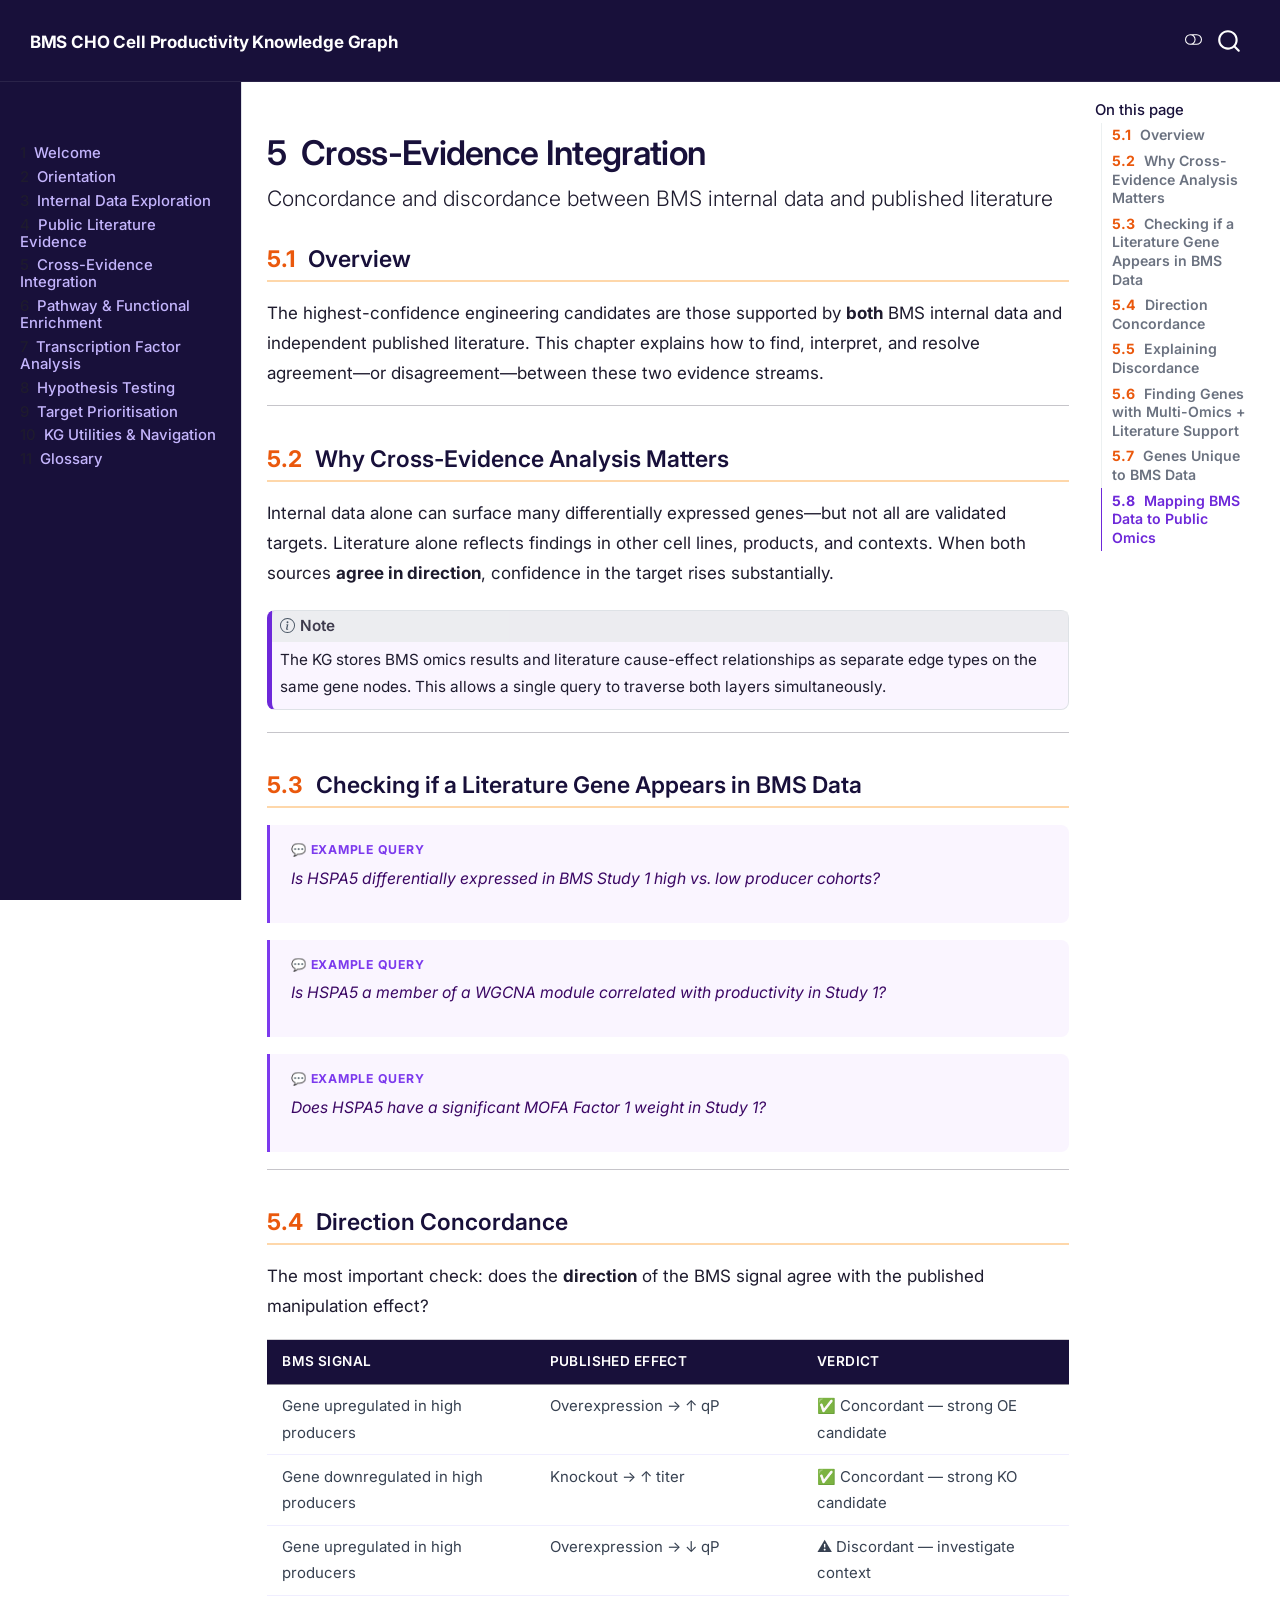
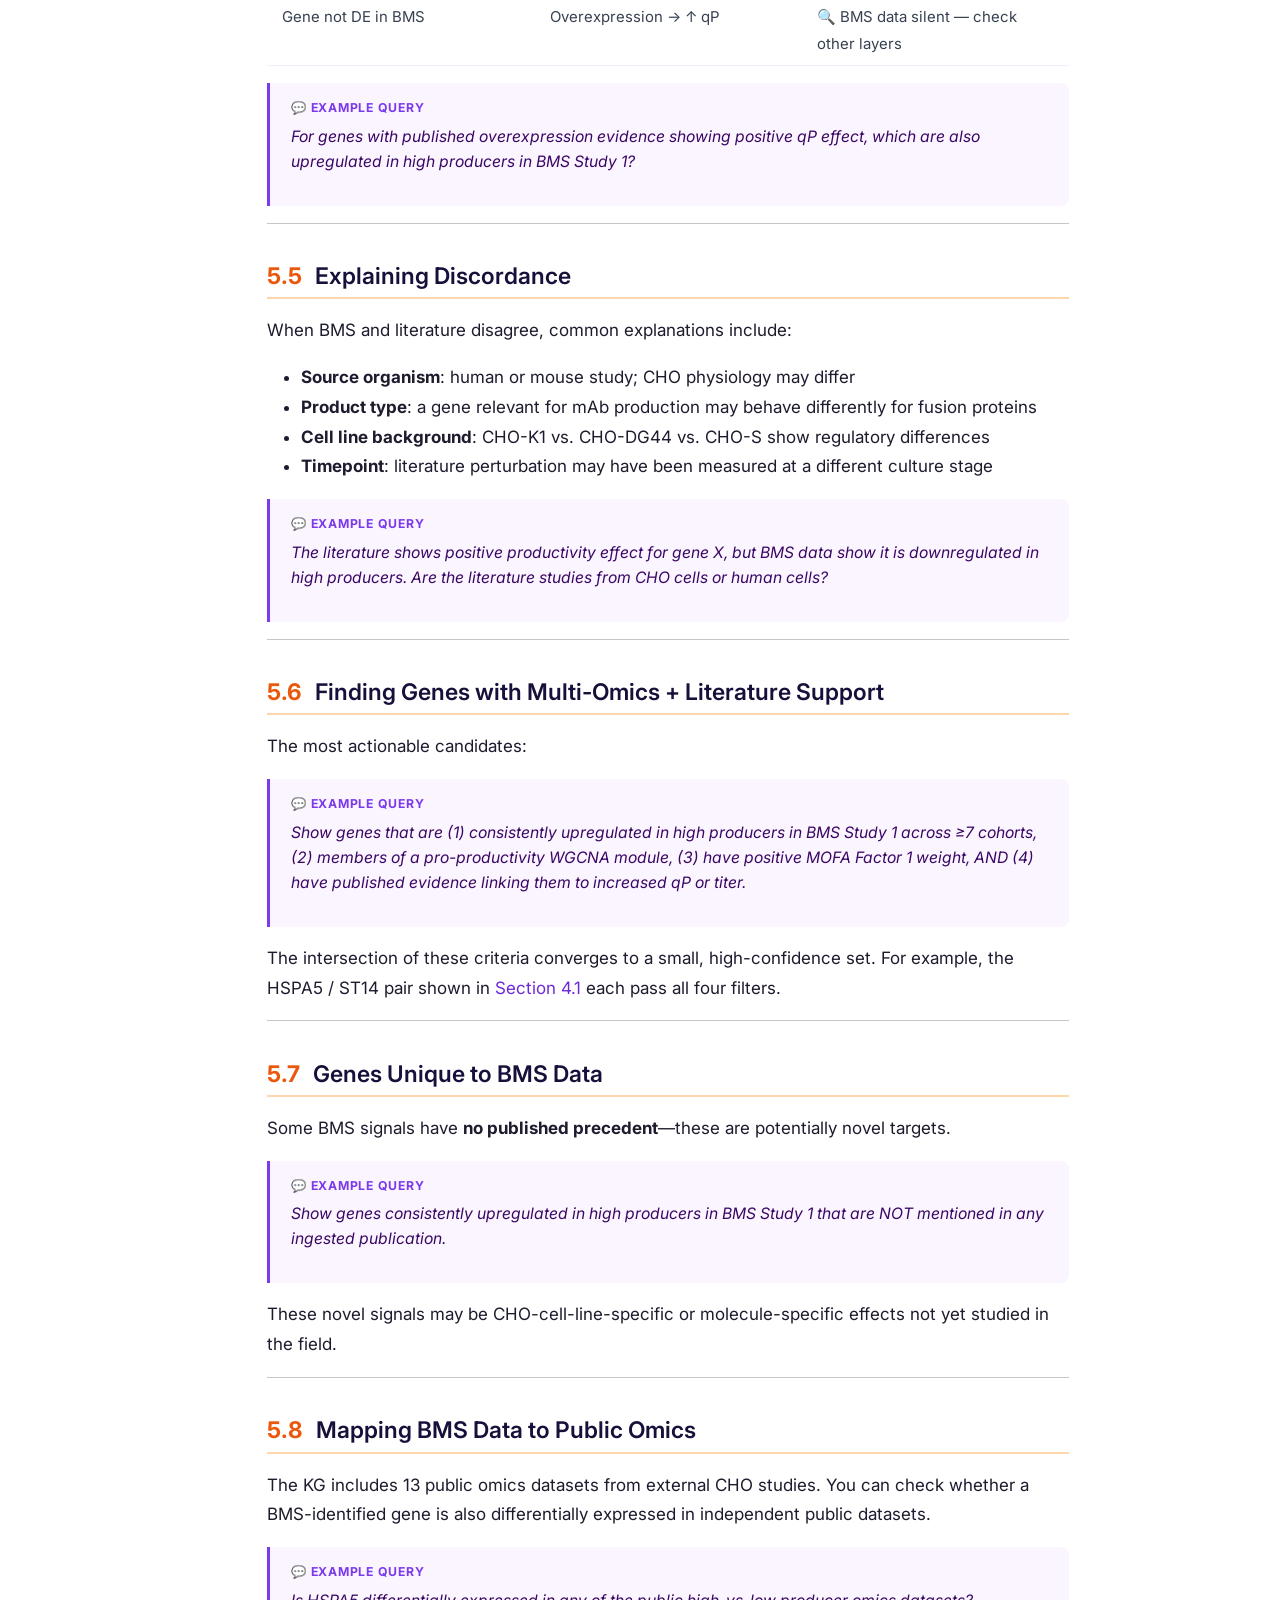
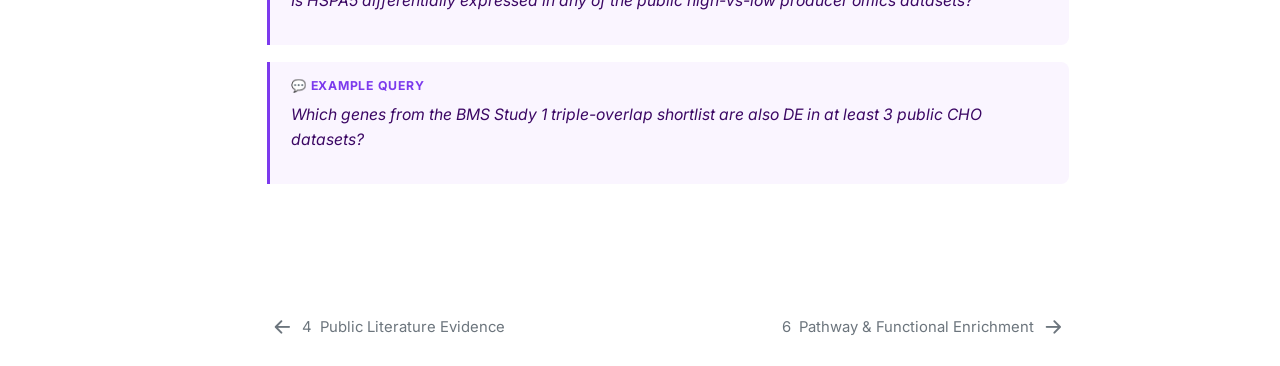
<file: _book/chapters/04-cross-evidence.html>
<!DOCTYPE html>
<html xmlns="http://www.w3.org/1999/xhtml" lang="en" xml:lang="en"><head>

<meta charset="utf-8">
<meta name="generator" content="quarto-1.9.36">

<meta name="viewport" content="width=device-width, initial-scale=1.0, user-scalable=yes">

<meta name="description" content="A comprehensive guide to querying, interpreting, and deriving actionable insights from the BMS CHO Cell Productivity Knowledge Graph.">

<title>5&nbsp; Cross-Evidence Integration – BMS CHO Cell Productivity Knowledge Graph</title>
<style>
/* Default styles provided by pandoc.
** See https://pandoc.org/MANUAL.html#variables-for-html for config info.
*/
code{white-space: pre-wrap;}
span.smallcaps{font-variant: small-caps;}
div.columns{display: flex; gap: min(4vw, 1.5em);}
div.column{flex: auto; overflow-x: auto;}
div.hanging-indent{margin-left: 1.5em; text-indent: -1.5em;}
ul.task-list{list-style: none;}
ul.task-list li input[type="checkbox"] {
  width: 0.8em;
  margin: 0 0.8em 0.2em -1em; /* quarto-specific, see https://github.com/quarto-dev/quarto-cli/issues/4556 */ 
  vertical-align: middle;
}
</style>


<script src="../site_libs/quarto-nav/quarto-nav.js"></script>
<script src="../site_libs/quarto-nav/headroom.min.js"></script>
<script src="../site_libs/clipboard/clipboard.min.js"></script>
<script src="../site_libs/quarto-search/autocomplete.umd.js"></script>
<script src="../site_libs/quarto-search/fuse.min.js"></script>
<script src="../site_libs/quarto-search/quarto-search.js"></script>
<meta name="quarto:offset" content="../">
<link href="../chapters/05-pathway-enrichment.html" rel="next">
<link href="../chapters/03-public-literature.html" rel="prev">
<script src="../site_libs/quarto-html/quarto.js" type="module"></script>
<script src="../site_libs/quarto-html/tabsets/tabsets.js" type="module"></script>
<script src="../site_libs/quarto-html/popper.min.js"></script>
<script src="../site_libs/quarto-html/tippy.umd.min.js"></script>
<script src="../site_libs/quarto-html/anchor.min.js"></script>
<link href="../site_libs/quarto-html/tippy.css" rel="stylesheet">
<link href="../site_libs/quarto-html/quarto-syntax-highlighting-156c76771fd2490d2eb8da209f6ee8fd.css" rel="stylesheet" class="quarto-color-scheme" id="quarto-text-highlighting-styles">
<link href="../site_libs/quarto-html/quarto-syntax-highlighting-dark-9d999877f3c5e6af240db9c54b9fdcfe.css" rel="stylesheet" class="quarto-color-scheme quarto-color-alternate" id="quarto-text-highlighting-styles">
<link href="../site_libs/quarto-html/quarto-syntax-highlighting-156c76771fd2490d2eb8da209f6ee8fd.css" rel="stylesheet" class="quarto-color-scheme-extra" id="quarto-text-highlighting-styles">
<script src="../site_libs/bootstrap/bootstrap.min.js"></script>
<link href="../site_libs/bootstrap/bootstrap-icons.css" rel="stylesheet">
<link href="../site_libs/bootstrap/bootstrap-00e9f1b5a2752f8c4356c5c7caae83e0.min.css" rel="stylesheet" append-hash="true" class="quarto-color-scheme" id="quarto-bootstrap" data-mode="light">
<link href="../site_libs/bootstrap/bootstrap-dark-c3cbe804e7477162f487d173cf7d653f.min.css" rel="stylesheet" append-hash="true" class="quarto-color-scheme quarto-color-alternate" id="quarto-bootstrap" data-mode="dark">
<link href="../site_libs/bootstrap/bootstrap-00e9f1b5a2752f8c4356c5c7caae83e0.min.css" rel="stylesheet" append-hash="true" class="quarto-color-scheme-extra" id="quarto-bootstrap" data-mode="light">
<script id="quarto-search-options" type="application/json">{
  "location": "navbar",
  "copy-button": false,
  "collapse-after": 3,
  "panel-placement": "end",
  "type": "overlay",
  "limit": 50,
  "keyboard-shortcut": [
    "f",
    "/",
    "s"
  ],
  "show-item-context": false,
  "language": {
    "search-no-results-text": "No results",
    "search-matching-documents-text": "matching documents",
    "search-copy-link-title": "Copy link to search",
    "search-hide-matches-text": "Hide additional matches",
    "search-more-match-text": "more match in this document",
    "search-more-matches-text": "more matches in this document",
    "search-clear-button-title": "Clear",
    "search-text-placeholder": "",
    "search-detached-cancel-button-title": "Cancel",
    "search-submit-button-title": "Submit",
    "search-label": "Search"
  }
}</script>
<style>html{ scroll-behavior: smooth; }</style>


</head>

<body class="nav-sidebar docked nav-fixed quarto-light"><script id="quarto-html-before-body" type="application/javascript">
    const toggleBodyColorMode = (bsSheetEl) => {
      const mode = bsSheetEl.getAttribute("data-mode");
      const bodyEl = window.document.querySelector("body");
      if (mode === "dark") {
        bodyEl.classList.add("quarto-dark");
        bodyEl.classList.remove("quarto-light");
      } else {
        bodyEl.classList.add("quarto-light");
        bodyEl.classList.remove("quarto-dark");
      }
    }
    const toggleBodyColorPrimary = () => {
      const bsSheetEl = window.document.querySelector("link#quarto-bootstrap:not([rel=disabled-stylesheet])");
      if (bsSheetEl) {
        toggleBodyColorMode(bsSheetEl);
      }
    }
    const setColorSchemeToggle = (alternate) => {
      const toggles = window.document.querySelectorAll('.quarto-color-scheme-toggle');
      for (let i=0; i < toggles.length; i++) {
        const toggle = toggles[i];
        if (toggle) {
          if (alternate) {
            toggle.classList.add("alternate");
          } else {
            toggle.classList.remove("alternate");
          }
        }
      }
    };
    const toggleColorMode = (alternate) => {
      // Switch the stylesheets
      const primaryStylesheets = window.document.querySelectorAll('link.quarto-color-scheme:not(.quarto-color-alternate)');
      const alternateStylesheets = window.document.querySelectorAll('link.quarto-color-scheme.quarto-color-alternate');
      manageTransitions('#quarto-margin-sidebar .nav-link', false);
      if (alternate) {
        // note: dark is layered on light, we don't disable primary!
        enableStylesheet(alternateStylesheets);
        for (const sheetNode of alternateStylesheets) {
          if (sheetNode.id === "quarto-bootstrap") {
            toggleBodyColorMode(sheetNode);
          }
        }
      } else {
        disableStylesheet(alternateStylesheets);
        enableStylesheet(primaryStylesheets)
        toggleBodyColorPrimary();
      }
      manageTransitions('#quarto-margin-sidebar .nav-link', true);
      // Switch the toggles
      setColorSchemeToggle(alternate)
      // Hack to workaround the fact that safari doesn't
      // properly recolor the scrollbar when toggling (#1455)
      if (navigator.userAgent.indexOf('Safari') > 0 && navigator.userAgent.indexOf('Chrome') == -1) {
        manageTransitions("body", false);
        window.scrollTo(0, 1);
        setTimeout(() => {
          window.scrollTo(0, 0);
          manageTransitions("body", true);
        }, 40);
      }
    }
    const disableStylesheet = (stylesheets) => {
      for (let i=0; i < stylesheets.length; i++) {
        const stylesheet = stylesheets[i];
        stylesheet.rel = 'disabled-stylesheet';
      }
    }
    const enableStylesheet = (stylesheets) => {
      for (let i=0; i < stylesheets.length; i++) {
        const stylesheet = stylesheets[i];
        if(stylesheet.rel !== 'stylesheet') { // for Chrome, which will still FOUC without this check
          stylesheet.rel = 'stylesheet';
        }
      }
    }
    const manageTransitions = (selector, allowTransitions) => {
      const els = window.document.querySelectorAll(selector);
      for (let i=0; i < els.length; i++) {
        const el = els[i];
        if (allowTransitions) {
          el.classList.remove('notransition');
        } else {
          el.classList.add('notransition');
        }
      }
    }
    const isFileUrl = () => {
      return window.location.protocol === 'file:';
    }
    const hasAlternateSentinel = () => {
      let styleSentinel = getColorSchemeSentinel();
      if (styleSentinel !== null) {
        return styleSentinel === "alternate";
      } else {
        return false;
      }
    }
    const setStyleSentinel = (alternate) => {
      const value = alternate ? "alternate" : "default";
      if (!isFileUrl()) {
        window.localStorage.setItem("quarto-color-scheme", value);
      } else {
        localAlternateSentinel = value;
      }
    }
    const getColorSchemeSentinel = () => {
      if (!isFileUrl()) {
        const storageValue = window.localStorage.getItem("quarto-color-scheme");
        return storageValue != null ? storageValue : localAlternateSentinel;
      } else {
        return localAlternateSentinel;
      }
    }
    const toggleGiscusIfUsed = (isAlternate, darkModeDefault) => {
      const baseTheme = document.querySelector('#giscus-base-theme')?.value ?? 'light';
      const alternateTheme = document.querySelector('#giscus-alt-theme')?.value ?? 'dark';
      let newTheme = '';
      if(authorPrefersDark) {
        newTheme = isAlternate ? baseTheme : alternateTheme;
      } else {
        newTheme = isAlternate ? alternateTheme : baseTheme;
      }
      const changeGiscusTheme = () => {
        // From: https://github.com/giscus/giscus/issues/336
        const sendMessage = (message) => {
          const iframe = document.querySelector('iframe.giscus-frame');
          if (!iframe) return;
          iframe.contentWindow.postMessage({ giscus: message }, 'https://giscus.app');
        }
        sendMessage({
          setConfig: {
            theme: newTheme
          }
        });
      }
      const isGiscussLoaded = window.document.querySelector('iframe.giscus-frame') !== null;
      if (isGiscussLoaded) {
        changeGiscusTheme();
      }
    };
    const authorPrefersDark = false;
    const darkModeDefault = authorPrefersDark;
      document.querySelector('link#quarto-text-highlighting-styles.quarto-color-scheme-extra').rel = 'disabled-stylesheet';
      document.querySelector('link#quarto-bootstrap.quarto-color-scheme-extra').rel = 'disabled-stylesheet';
    let localAlternateSentinel = darkModeDefault ? 'alternate' : 'default';
    // Dark / light mode switch
    window.quartoToggleColorScheme = () => {
      // Read the current dark / light value
      let toAlternate = !hasAlternateSentinel();
      toggleColorMode(toAlternate);
      setStyleSentinel(toAlternate);
      toggleGiscusIfUsed(toAlternate, darkModeDefault);
      window.dispatchEvent(new Event('resize'));
    };
    // Switch to dark mode if need be
    if (hasAlternateSentinel()) {
      toggleColorMode(true);
    } else {
      toggleColorMode(false);
    }
  </script>

<div id="quarto-search-results"></div>
  <header id="quarto-header" class="headroom fixed-top">
    <nav class="navbar navbar-expand-lg " data-bs-theme="dark">
      <div class="navbar-container container-fluid">
      <div class="navbar-brand-container mx-auto">
    <a class="navbar-brand" href="../index.html">
    <span class="navbar-title">BMS CHO Cell Productivity Knowledge Graph</span>
    </a>
  </div>
        <div class="quarto-navbar-tools tools-end">
  <a href="" class="quarto-color-scheme-toggle quarto-navigation-tool  px-1" onclick="window.quartoToggleColorScheme(); return false;" title="Toggle dark mode"><i class="bi"></i></a>
</div>
          <div id="quarto-search" class="" title="Search"></div>
      </div> <!-- /container-fluid -->
    </nav>
  <nav class="quarto-secondary-nav">
    <div class="container-fluid d-flex">
      <button type="button" class="quarto-btn-toggle btn" data-bs-toggle="collapse" role="button" data-bs-target=".quarto-sidebar-collapse-item" aria-controls="quarto-sidebar" aria-expanded="false" aria-label="Toggle sidebar navigation" onclick="if (window.quartoToggleHeadroom) { window.quartoToggleHeadroom(); }">
        <i class="bi bi-layout-text-sidebar-reverse"></i>
      </button>
        <nav class="quarto-page-breadcrumbs" aria-label="breadcrumb"><ol class="breadcrumb"><li class="breadcrumb-item"><a href="../chapters/04-cross-evidence.html"><span class="chapter-number">5</span>&nbsp; <span class="chapter-title">Cross-Evidence Integration</span></a></li></ol></nav>
        <a class="flex-grow-1" role="navigation" data-bs-toggle="collapse" data-bs-target=".quarto-sidebar-collapse-item" aria-controls="quarto-sidebar" aria-expanded="false" aria-label="Toggle sidebar navigation" onclick="if (window.quartoToggleHeadroom) { window.quartoToggleHeadroom(); }">      
        </a>
      <button type="button" class="btn quarto-search-button" aria-label="Search" onclick="window.quartoOpenSearch();">
        <i class="bi bi-search"></i>
      </button>
    </div>
  </nav>
</header>
<!-- content -->
<div id="quarto-content" class="quarto-container page-columns page-rows-contents page-layout-article page-navbar">
<!-- sidebar -->
  <nav id="quarto-sidebar" class="sidebar collapse collapse-horizontal quarto-sidebar-collapse-item sidebar-navigation docked overflow-auto">
        <div class="mt-2 flex-shrink-0 align-items-center">
        <div class="sidebar-search">
        <div id="quarto-search" class="" title="Search"></div>
        </div>
        </div>
    <div class="sidebar-menu-container"> 
    <ul class="list-unstyled mt-1">
        <li class="sidebar-item">
  <div class="sidebar-item-container"> 
  <a href="../index.html" class="sidebar-item-text sidebar-link">
 <span class="menu-text"><span class="chapter-number">1</span>&nbsp; <span class="chapter-title">Welcome</span></span></a>
  </div>
</li>
        <li class="sidebar-item">
  <div class="sidebar-item-container"> 
  <a href="../chapters/01-orientation.html" class="sidebar-item-text sidebar-link">
 <span class="menu-text"><span class="chapter-number">2</span>&nbsp; <span class="chapter-title">Orientation</span></span></a>
  </div>
</li>
        <li class="sidebar-item">
  <div class="sidebar-item-container"> 
  <a href="../chapters/02-internal-data.html" class="sidebar-item-text sidebar-link">
 <span class="menu-text"><span class="chapter-number">3</span>&nbsp; <span class="chapter-title">Internal Data Exploration</span></span></a>
  </div>
</li>
        <li class="sidebar-item">
  <div class="sidebar-item-container"> 
  <a href="../chapters/03-public-literature.html" class="sidebar-item-text sidebar-link">
 <span class="menu-text"><span class="chapter-number">4</span>&nbsp; <span class="chapter-title">Public Literature Evidence</span></span></a>
  </div>
</li>
        <li class="sidebar-item">
  <div class="sidebar-item-container"> 
  <a href="../chapters/04-cross-evidence.html" class="sidebar-item-text sidebar-link active">
 <span class="menu-text"><span class="chapter-number">5</span>&nbsp; <span class="chapter-title">Cross-Evidence Integration</span></span></a>
  </div>
</li>
        <li class="sidebar-item">
  <div class="sidebar-item-container"> 
  <a href="../chapters/05-pathway-enrichment.html" class="sidebar-item-text sidebar-link">
 <span class="menu-text"><span class="chapter-number">6</span>&nbsp; <span class="chapter-title">Pathway &amp; Functional Enrichment</span></span></a>
  </div>
</li>
        <li class="sidebar-item">
  <div class="sidebar-item-container"> 
  <a href="../chapters/06-transcription-factors.html" class="sidebar-item-text sidebar-link">
 <span class="menu-text"><span class="chapter-number">7</span>&nbsp; <span class="chapter-title">Transcription Factor Analysis</span></span></a>
  </div>
</li>
        <li class="sidebar-item">
  <div class="sidebar-item-container"> 
  <a href="../chapters/07-hypothesis-testing.html" class="sidebar-item-text sidebar-link">
 <span class="menu-text"><span class="chapter-number">8</span>&nbsp; <span class="chapter-title">Hypothesis Testing</span></span></a>
  </div>
</li>
        <li class="sidebar-item">
  <div class="sidebar-item-container"> 
  <a href="../chapters/08-target-prioritization.html" class="sidebar-item-text sidebar-link">
 <span class="menu-text"><span class="chapter-number">9</span>&nbsp; <span class="chapter-title">Target Prioritisation</span></span></a>
  </div>
</li>
        <li class="sidebar-item">
  <div class="sidebar-item-container"> 
  <a href="../chapters/09-utilities.html" class="sidebar-item-text sidebar-link">
 <span class="menu-text"><span class="chapter-number">10</span>&nbsp; <span class="chapter-title">KG Utilities &amp; Navigation</span></span></a>
  </div>
</li>
        <li class="sidebar-item">
  <div class="sidebar-item-container"> 
  <a href="../chapters/glossary.html" class="sidebar-item-text sidebar-link">
 <span class="menu-text"><span class="chapter-number">11</span>&nbsp; <span class="chapter-title">Glossary</span></span></a>
  </div>
</li>
    </ul>
    </div>
</nav>
<div id="quarto-sidebar-glass" class="quarto-sidebar-collapse-item" data-bs-toggle="collapse" data-bs-target=".quarto-sidebar-collapse-item"></div>
<!-- margin-sidebar -->
    <div id="quarto-margin-sidebar" class="sidebar margin-sidebar">
        <nav id="TOC" role="doc-toc" class="toc-active">
    <h2 id="toc-title">On this page</h2>
   
  <ul>
  <li><a href="#sec-cross-evidence" id="toc-sec-cross-evidence" class="nav-link active" data-scroll-target="#sec-cross-evidence"><span class="header-section-number">5.1</span> Overview</a></li>
  <li><a href="#why-cross-evidence-analysis-matters" id="toc-why-cross-evidence-analysis-matters" class="nav-link" data-scroll-target="#why-cross-evidence-analysis-matters"><span class="header-section-number">5.2</span> Why Cross-Evidence Analysis Matters</a></li>
  <li><a href="#checking-if-a-literature-gene-appears-in-bms-data" id="toc-checking-if-a-literature-gene-appears-in-bms-data" class="nav-link" data-scroll-target="#checking-if-a-literature-gene-appears-in-bms-data"><span class="header-section-number">5.3</span> Checking if a Literature Gene Appears in BMS Data</a></li>
  <li><a href="#direction-concordance" id="toc-direction-concordance" class="nav-link" data-scroll-target="#direction-concordance"><span class="header-section-number">5.4</span> Direction Concordance</a></li>
  <li><a href="#explaining-discordance" id="toc-explaining-discordance" class="nav-link" data-scroll-target="#explaining-discordance"><span class="header-section-number">5.5</span> Explaining Discordance</a></li>
  <li><a href="#finding-genes-with-multi-omics-literature-support" id="toc-finding-genes-with-multi-omics-literature-support" class="nav-link" data-scroll-target="#finding-genes-with-multi-omics-literature-support"><span class="header-section-number">5.6</span> Finding Genes with Multi-Omics + Literature Support</a></li>
  <li><a href="#genes-unique-to-bms-data" id="toc-genes-unique-to-bms-data" class="nav-link" data-scroll-target="#genes-unique-to-bms-data"><span class="header-section-number">5.7</span> Genes Unique to BMS Data</a></li>
  <li><a href="#mapping-bms-data-to-public-omics" id="toc-mapping-bms-data-to-public-omics" class="nav-link" data-scroll-target="#mapping-bms-data-to-public-omics"><span class="header-section-number">5.8</span> Mapping BMS Data to Public Omics</a></li>
  </ul>
</nav>
    </div>
<!-- main -->
<main class="content" id="quarto-document-content">


<header id="title-block-header" class="quarto-title-block default">
<div class="quarto-title">
<h1 class="title"><span class="chapter-number">5</span>&nbsp; <span class="chapter-title">Cross-Evidence Integration</span></h1>
<p class="subtitle lead">Concordance and discordance between BMS internal data and published literature</p>
</div>



<div class="quarto-title-meta">

    
  
    
  </div>
  


</header>


<section id="sec-cross-evidence" class="level2" data-number="5.1">
<h2 data-number="5.1" class="anchored" data-anchor-id="sec-cross-evidence"><span class="header-section-number">5.1</span> Overview</h2>
<p>The highest-confidence engineering candidates are those supported by <strong>both</strong> BMS internal data and independent published literature. This chapter explains how to find, interpret, and resolve agreement—or disagreement—between these two evidence streams.</p>
<hr>
</section>
<section id="why-cross-evidence-analysis-matters" class="level2" data-number="5.2">
<h2 data-number="5.2" class="anchored" data-anchor-id="why-cross-evidence-analysis-matters"><span class="header-section-number">5.2</span> Why Cross-Evidence Analysis Matters</h2>
<p>Internal data alone can surface many differentially expressed genes—but not all are validated targets. Literature alone reflects findings in other cell lines, products, and contexts. When both sources <strong>agree in direction</strong>, confidence in the target rises substantially.</p>
<div class="callout callout-style-default callout-note callout-titled">
<div class="callout-header d-flex align-content-center">
<div class="callout-icon-container">
<i class="callout-icon"></i>
</div>
<div class="callout-title-container flex-fill">
Note
</div>
</div>
<div class="callout-body-container callout-body">
<p>The KG stores BMS omics results and literature cause-effect relationships as separate edge types on the same gene nodes. This allows a single query to traverse both layers simultaneously.</p>
</div>
</div>
<hr>
</section>
<section id="checking-if-a-literature-gene-appears-in-bms-data" class="level2" data-number="5.3">
<h2 data-number="5.3" class="anchored" data-anchor-id="checking-if-a-literature-gene-appears-in-bms-data"><span class="header-section-number">5.3</span> Checking if a Literature Gene Appears in BMS Data</h2>
<div class="query-box">
<p>Is HSPA5 differentially expressed in BMS Study 1 high vs.&nbsp;low producer cohorts?</p>
</div>
<div class="query-box">
<p>Is HSPA5 a member of a WGCNA module correlated with productivity in Study 1?</p>
</div>
<div class="query-box">
<p>Does HSPA5 have a significant MOFA Factor 1 weight in Study 1?</p>
</div>
<hr>
</section>
<section id="direction-concordance" class="level2" data-number="5.4">
<h2 data-number="5.4" class="anchored" data-anchor-id="direction-concordance"><span class="header-section-number">5.4</span> Direction Concordance</h2>
<p>The most important check: does the <strong>direction</strong> of the BMS signal agree with the published manipulation effect?</p>
<table class="caption-top table">
<colgroup>
<col style="width: 33%">
<col style="width: 33%">
<col style="width: 33%">
</colgroup>
<thead>
<tr class="header">
<th>BMS signal</th>
<th>Published effect</th>
<th>Verdict</th>
</tr>
</thead>
<tbody>
<tr class="odd">
<td>Gene upregulated in high producers</td>
<td>Overexpression → ↑ qP</td>
<td>✅ Concordant — strong OE candidate</td>
</tr>
<tr class="even">
<td>Gene downregulated in high producers</td>
<td>Knockout → ↑ titer</td>
<td>✅ Concordant — strong KO candidate</td>
</tr>
<tr class="odd">
<td>Gene upregulated in high producers</td>
<td>Overexpression → ↓ qP</td>
<td>⚠️ Discordant — investigate context</td>
</tr>
<tr class="even">
<td>Gene not DE in BMS</td>
<td>Overexpression → ↑ qP</td>
<td>🔍 BMS data silent — check other layers</td>
</tr>
</tbody>
</table>
<div class="query-box">
<p>For genes with published overexpression evidence showing positive qP effect, which are also upregulated in high producers in BMS Study 1?</p>
</div>
<hr>
</section>
<section id="explaining-discordance" class="level2" data-number="5.5">
<h2 data-number="5.5" class="anchored" data-anchor-id="explaining-discordance"><span class="header-section-number">5.5</span> Explaining Discordance</h2>
<p>When BMS and literature disagree, common explanations include:</p>
<ul>
<li><strong>Source organism</strong>: human or mouse study; CHO physiology may differ</li>
<li><strong>Product type</strong>: a gene relevant for mAb production may behave differently for fusion proteins</li>
<li><strong>Cell line background</strong>: CHO-K1 vs.&nbsp;CHO-DG44 vs.&nbsp;CHO-S show regulatory differences</li>
<li><strong>Timepoint</strong>: literature perturbation may have been measured at a different culture stage</li>
</ul>
<div class="query-box">
<p>The literature shows positive productivity effect for gene X, but BMS data show it is downregulated in high producers. Are the literature studies from CHO cells or human cells?</p>
</div>
<hr>
</section>
<section id="finding-genes-with-multi-omics-literature-support" class="level2" data-number="5.6">
<h2 data-number="5.6" class="anchored" data-anchor-id="finding-genes-with-multi-omics-literature-support"><span class="header-section-number">5.6</span> Finding Genes with Multi-Omics + Literature Support</h2>
<p>The most actionable candidates:</p>
<div class="query-box">
<p>Show genes that are (1) consistently upregulated in high producers in BMS Study 1 across ≥7 cohorts, (2) members of a pro-productivity WGCNA module, (3) have positive MOFA Factor 1 weight, AND (4) have published evidence linking them to increased qP or titer.</p>
</div>
<p>The intersection of these criteria converges to a small, high-confidence set. For example, the HSPA5 / ST14 pair shown in <a href="03-public-literature.html#sec-literature" class="quarto-xref"><span>Section 4.1</span></a> each pass all four filters.</p>
<hr>
</section>
<section id="genes-unique-to-bms-data" class="level2" data-number="5.7">
<h2 data-number="5.7" class="anchored" data-anchor-id="genes-unique-to-bms-data"><span class="header-section-number">5.7</span> Genes Unique to BMS Data</h2>
<p>Some BMS signals have <strong>no published precedent</strong>—these are potentially novel targets.</p>
<div class="query-box">
<p>Show genes consistently upregulated in high producers in BMS Study 1 that are NOT mentioned in any ingested publication.</p>
</div>
<p>These novel signals may be CHO-cell-line-specific or molecule-specific effects not yet studied in the field.</p>
<hr>
</section>
<section id="mapping-bms-data-to-public-omics" class="level2" data-number="5.8">
<h2 data-number="5.8" class="anchored" data-anchor-id="mapping-bms-data-to-public-omics"><span class="header-section-number">5.8</span> Mapping BMS Data to Public Omics</h2>
<p>The KG includes 13 public omics datasets from external CHO studies. You can check whether a BMS-identified gene is also differentially expressed in independent public datasets.</p>
<div class="query-box">
<p>Is HSPA5 differentially expressed in any of the public high-vs-low producer omics datasets?</p>
</div>
<div class="query-box">
<p>Which genes from the BMS Study 1 triple-overlap shortlist are also DE in at least 3 public CHO datasets?</p>
</div>


</section>

</main> <!-- /main -->
<script id="quarto-html-after-body" type="application/javascript">
  window.document.addEventListener("DOMContentLoaded", function (event) {
    // Ensure there is a toggle, if there isn't float one in the top right
    if (window.document.querySelector('.quarto-color-scheme-toggle') === null) {
      const a = window.document.createElement('a');
      a.classList.add('top-right');
      a.classList.add('quarto-color-scheme-toggle');
      a.href = "";
      a.onclick = function() { try { window.quartoToggleColorScheme(); } catch {} return false; };
      const i = window.document.createElement("i");
      i.classList.add('bi');
      a.appendChild(i);
      window.document.body.appendChild(a);
    }
    setColorSchemeToggle(hasAlternateSentinel())
    const icon = "";
    const anchorJS = new window.AnchorJS();
    anchorJS.options = {
      placement: 'right',
      icon: icon
    };
    anchorJS.add('.anchored');
    const isCodeAnnotation = (el) => {
      for (const clz of el.classList) {
        if (clz.startsWith('code-annotation-')) {                     
          return true;
        }
      }
      return false;
    }
    const onCopySuccess = function(e) {
      // button target
      const button = e.trigger;
      // don't keep focus
      button.blur();
      // flash "checked"
      button.classList.add('code-copy-button-checked');
      var currentTitle = button.getAttribute("title");
      button.setAttribute("title", "Copied!");
      let tooltip;
      if (window.bootstrap) {
        button.setAttribute("data-bs-toggle", "tooltip");
        button.setAttribute("data-bs-placement", "left");
        button.setAttribute("data-bs-title", "Copied!");
        tooltip = new bootstrap.Tooltip(button, 
          { trigger: "manual", 
            customClass: "code-copy-button-tooltip",
            offset: [0, -8]});
        tooltip.show();    
      }
      setTimeout(function() {
        if (tooltip) {
          tooltip.hide();
          button.removeAttribute("data-bs-title");
          button.removeAttribute("data-bs-toggle");
          button.removeAttribute("data-bs-placement");
        }
        button.setAttribute("title", currentTitle);
        button.classList.remove('code-copy-button-checked');
      }, 1000);
      // clear code selection
      e.clearSelection();
    }
    const getTextToCopy = function(trigger) {
      const outerScaffold = trigger.parentElement.cloneNode(true);
      const codeEl = outerScaffold.querySelector('code');
      for (const childEl of codeEl.children) {
        if (isCodeAnnotation(childEl)) {
          childEl.remove();
        }
      }
      return codeEl.innerText;
    }
    const clipboard = new window.ClipboardJS('.code-copy-button:not([data-in-quarto-modal])', {
      text: getTextToCopy
    });
    clipboard.on('success', onCopySuccess);
    if (window.document.getElementById('quarto-embedded-source-code-modal')) {
      const clipboardModal = new window.ClipboardJS('.code-copy-button[data-in-quarto-modal]', {
        text: getTextToCopy,
        container: window.document.getElementById('quarto-embedded-source-code-modal')
      });
      clipboardModal.on('success', onCopySuccess);
    }
      var localhostRegex = new RegExp(/^(?:http|https):\/\/localhost\:?[0-9]*\//);
      var mailtoRegex = new RegExp(/^mailto:/);
        var filterRegex = new RegExp('/' + window.location.host + '/');
      var isInternal = (href) => {
          return filterRegex.test(href) || localhostRegex.test(href) || mailtoRegex.test(href);
      }
      // Inspect non-navigation links and adorn them if external
     var links = window.document.querySelectorAll('a[href]:not(.nav-link):not(.navbar-brand):not(.toc-action):not(.sidebar-link):not(.sidebar-item-toggle):not(.pagination-link):not(.no-external):not([aria-hidden]):not(.dropdown-item):not(.quarto-navigation-tool):not(.about-link)');
      for (var i=0; i<links.length; i++) {
        const link = links[i];
        if (!isInternal(link.href)) {
          // undo the damage that might have been done by quarto-nav.js in the case of
          // links that we want to consider external
          if (link.dataset.originalHref !== undefined) {
            link.href = link.dataset.originalHref;
          }
            // target, if specified
            link.setAttribute("target", "_blank");
            if (link.getAttribute("rel") === null) {
              link.setAttribute("rel", "noopener");
            }
            // default icon
            link.classList.add("external");
        }
      }
    function tippyHover(el, contentFn, onTriggerFn, onUntriggerFn) {
      const config = {
        allowHTML: true,
        maxWidth: 500,
        delay: 100,
        arrow: false,
        appendTo: function(el) {
            return el.parentElement;
        },
        interactive: true,
        interactiveBorder: 10,
        theme: 'quarto',
        placement: 'bottom-start',
      };
      if (contentFn) {
        config.content = contentFn;
      }
      if (onTriggerFn) {
        config.onTrigger = onTriggerFn;
      }
      if (onUntriggerFn) {
        config.onUntrigger = onUntriggerFn;
      }
      window.tippy(el, config); 
    }
    const noterefs = window.document.querySelectorAll('a[role="doc-noteref"]');
    for (var i=0; i<noterefs.length; i++) {
      const ref = noterefs[i];
      tippyHover(ref, function() {
        // use id or data attribute instead here
        let href = ref.getAttribute('data-footnote-href') || ref.getAttribute('href');
        try { href = new URL(href).hash; } catch {}
        const id = href.replace(/^#\/?/, "");
        const note = window.document.getElementById(id);
        if (note) {
          return note.innerHTML;
        } else {
          return "";
        }
      });
    }
    const xrefs = window.document.querySelectorAll('a.quarto-xref');
    const processXRef = (id, note) => {
      // Strip column container classes
      const stripColumnClz = (el) => {
        el.classList.remove("page-full", "page-columns");
        if (el.children) {
          for (const child of el.children) {
            stripColumnClz(child);
          }
        }
      }
      stripColumnClz(note)
      if (id === null || id.startsWith('sec-')) {
        // Special case sections, only their first couple elements
        const container = document.createElement("div");
        if (note.children && note.children.length > 2) {
          container.appendChild(note.children[0].cloneNode(true));
          for (let i = 1; i < note.children.length; i++) {
            const child = note.children[i];
            if (child.tagName === "P" && child.innerText === "") {
              continue;
            } else {
              container.appendChild(child.cloneNode(true));
              break;
            }
          }
          if (window.Quarto?.typesetMath) {
            window.Quarto.typesetMath(container);
          }
          return container.innerHTML
        } else {
          if (window.Quarto?.typesetMath) {
            window.Quarto.typesetMath(note);
          }
          return note.innerHTML;
        }
      } else {
        // Remove any anchor links if they are present
        const anchorLink = note.querySelector('a.anchorjs-link');
        if (anchorLink) {
          anchorLink.remove();
        }
        if (window.Quarto?.typesetMath) {
          window.Quarto.typesetMath(note);
        }
        if (note.classList.contains("callout")) {
          return note.outerHTML;
        } else {
          return note.innerHTML;
        }
      }
    }
    for (var i=0; i<xrefs.length; i++) {
      const xref = xrefs[i];
      tippyHover(xref, undefined, function(instance) {
        instance.disable();
        let url = xref.getAttribute('href');
        let hash = undefined; 
        if (url.startsWith('#')) {
          hash = url;
        } else {
          try { hash = new URL(url).hash; } catch {}
        }
        if (hash) {
          const id = hash.replace(/^#\/?/, "");
          const note = window.document.getElementById(id);
          if (note !== null) {
            try {
              const html = processXRef(id, note.cloneNode(true));
              instance.setContent(html);
            } finally {
              instance.enable();
              instance.show();
            }
          } else {
            // See if we can fetch this
            fetch(url.split('#')[0])
            .then(res => res.text())
            .then(html => {
              const parser = new DOMParser();
              const htmlDoc = parser.parseFromString(html, "text/html");
              const note = htmlDoc.getElementById(id);
              if (note !== null) {
                const html = processXRef(id, note);
                instance.setContent(html);
              } 
            }).finally(() => {
              instance.enable();
              instance.show();
            });
          }
        } else {
          // See if we can fetch a full url (with no hash to target)
          // This is a special case and we should probably do some content thinning / targeting
          fetch(url)
          .then(res => res.text())
          .then(html => {
            const parser = new DOMParser();
            const htmlDoc = parser.parseFromString(html, "text/html");
            const note = htmlDoc.querySelector('main.content');
            if (note !== null) {
              // This should only happen for chapter cross references
              // (since there is no id in the URL)
              // remove the first header
              if (note.children.length > 0 && note.children[0].tagName === "HEADER") {
                note.children[0].remove();
              }
              const html = processXRef(null, note);
              instance.setContent(html);
            } 
          }).finally(() => {
            instance.enable();
            instance.show();
          });
        }
      }, function(instance) {
      });
    }
        let selectedAnnoteEl;
        const selectorForAnnotation = ( cell, annotation) => {
          let cellAttr = 'data-code-cell="' + cell + '"';
          let lineAttr = 'data-code-annotation="' +  annotation + '"';
          const selector = 'span[' + cellAttr + '][' + lineAttr + ']';
          return selector;
        }
        const selectCodeLines = (annoteEl) => {
          const doc = window.document;
          const targetCell = annoteEl.getAttribute("data-target-cell");
          const targetAnnotation = annoteEl.getAttribute("data-target-annotation");
          const annoteSpan = window.document.querySelector(selectorForAnnotation(targetCell, targetAnnotation));
          const lines = annoteSpan.getAttribute("data-code-lines").split(",");
          const lineIds = lines.map((line) => {
            return targetCell + "-" + line;
          })
          let top = null;
          let height = null;
          let parent = null;
          if (lineIds.length > 0) {
              //compute the position of the single el (top and bottom and make a div)
              const el = window.document.getElementById(lineIds[0]);
              top = el.offsetTop;
              height = el.offsetHeight;
              parent = el.parentElement.parentElement;
            if (lineIds.length > 1) {
              const lastEl = window.document.getElementById(lineIds[lineIds.length - 1]);
              const bottom = lastEl.offsetTop + lastEl.offsetHeight;
              height = bottom - top;
            }
            if (top !== null && height !== null && parent !== null) {
              // cook up a div (if necessary) and position it 
              let div = window.document.getElementById("code-annotation-line-highlight");
              if (div === null) {
                div = window.document.createElement("div");
                div.setAttribute("id", "code-annotation-line-highlight");
                div.style.position = 'absolute';
                parent.appendChild(div);
              }
              div.style.top = top - 2 + "px";
              div.style.height = height + 4 + "px";
              div.style.left = 0;
              let gutterDiv = window.document.getElementById("code-annotation-line-highlight-gutter");
              if (gutterDiv === null) {
                gutterDiv = window.document.createElement("div");
                gutterDiv.setAttribute("id", "code-annotation-line-highlight-gutter");
                gutterDiv.style.position = 'absolute';
                const codeCell = window.document.getElementById(targetCell);
                const gutter = codeCell.querySelector('.code-annotation-gutter');
                gutter.appendChild(gutterDiv);
              }
              gutterDiv.style.top = top - 2 + "px";
              gutterDiv.style.height = height + 4 + "px";
            }
            selectedAnnoteEl = annoteEl;
          }
        };
        const unselectCodeLines = () => {
          const elementsIds = ["code-annotation-line-highlight", "code-annotation-line-highlight-gutter"];
          elementsIds.forEach((elId) => {
            const div = window.document.getElementById(elId);
            if (div) {
              div.remove();
            }
          });
          selectedAnnoteEl = undefined;
        };
          // Handle positioning of the toggle
      window.addEventListener(
        "resize",
        throttle(() => {
          elRect = undefined;
          if (selectedAnnoteEl) {
            selectCodeLines(selectedAnnoteEl);
          }
        }, 10)
      );
      function throttle(fn, ms) {
      let throttle = false;
      let timer;
        return (...args) => {
          if(!throttle) { // first call gets through
              fn.apply(this, args);
              throttle = true;
          } else { // all the others get throttled
              if(timer) clearTimeout(timer); // cancel #2
              timer = setTimeout(() => {
                fn.apply(this, args);
                timer = throttle = false;
              }, ms);
          }
        };
      }
        // Attach click handler to the DT
        const annoteDls = window.document.querySelectorAll('dt[data-target-cell]');
        for (const annoteDlNode of annoteDls) {
          annoteDlNode.addEventListener('click', (event) => {
            const clickedEl = event.target;
            if (clickedEl !== selectedAnnoteEl) {
              unselectCodeLines();
              const activeEl = window.document.querySelector('dt[data-target-cell].code-annotation-active');
              if (activeEl) {
                activeEl.classList.remove('code-annotation-active');
              }
              selectCodeLines(clickedEl);
              clickedEl.classList.add('code-annotation-active');
            } else {
              // Unselect the line
              unselectCodeLines();
              clickedEl.classList.remove('code-annotation-active');
            }
          });
        }
    const findCites = (el) => {
      const parentEl = el.parentElement;
      if (parentEl) {
        const cites = parentEl.dataset.cites;
        if (cites) {
          return {
            el,
            cites: cites.split(' ')
          };
        } else {
          return findCites(el.parentElement)
        }
      } else {
        return undefined;
      }
    };
    var bibliorefs = window.document.querySelectorAll('a[role="doc-biblioref"]');
    for (var i=0; i<bibliorefs.length; i++) {
      const ref = bibliorefs[i];
      const citeInfo = findCites(ref);
      if (citeInfo) {
        tippyHover(citeInfo.el, function() {
          var popup = window.document.createElement('div');
          citeInfo.cites.forEach(function(cite) {
            var citeDiv = window.document.createElement('div');
            citeDiv.classList.add('hanging-indent');
            citeDiv.classList.add('csl-entry');
            var biblioDiv = window.document.getElementById('ref-' + cite);
            if (biblioDiv) {
              citeDiv.innerHTML = biblioDiv.innerHTML;
            }
            popup.appendChild(citeDiv);
          });
          return popup.innerHTML;
        });
      }
    }
  });
  </script>
<nav class="page-navigation">
  <div class="nav-page nav-page-previous">
      <a href="../chapters/03-public-literature.html" class="pagination-link" aria-label="Public Literature Evidence">
        <i class="bi bi-arrow-left-short"></i> <span class="nav-page-text"><span class="chapter-number">4</span>&nbsp; <span class="chapter-title">Public Literature Evidence</span></span>
      </a>          
  </div>
  <div class="nav-page nav-page-next">
      <a href="../chapters/05-pathway-enrichment.html" class="pagination-link" aria-label="Pathway &amp; Functional Enrichment">
        <span class="nav-page-text"><span class="chapter-number">6</span>&nbsp; <span class="chapter-title">Pathway &amp; Functional Enrichment</span></span> <i class="bi bi-arrow-right-short"></i>
      </a>
  </div>
</nav>
</div> <!-- /content -->




<script src="../site_libs/quarto-html/zenscroll-min.js"></script>
</body></html>
</file>
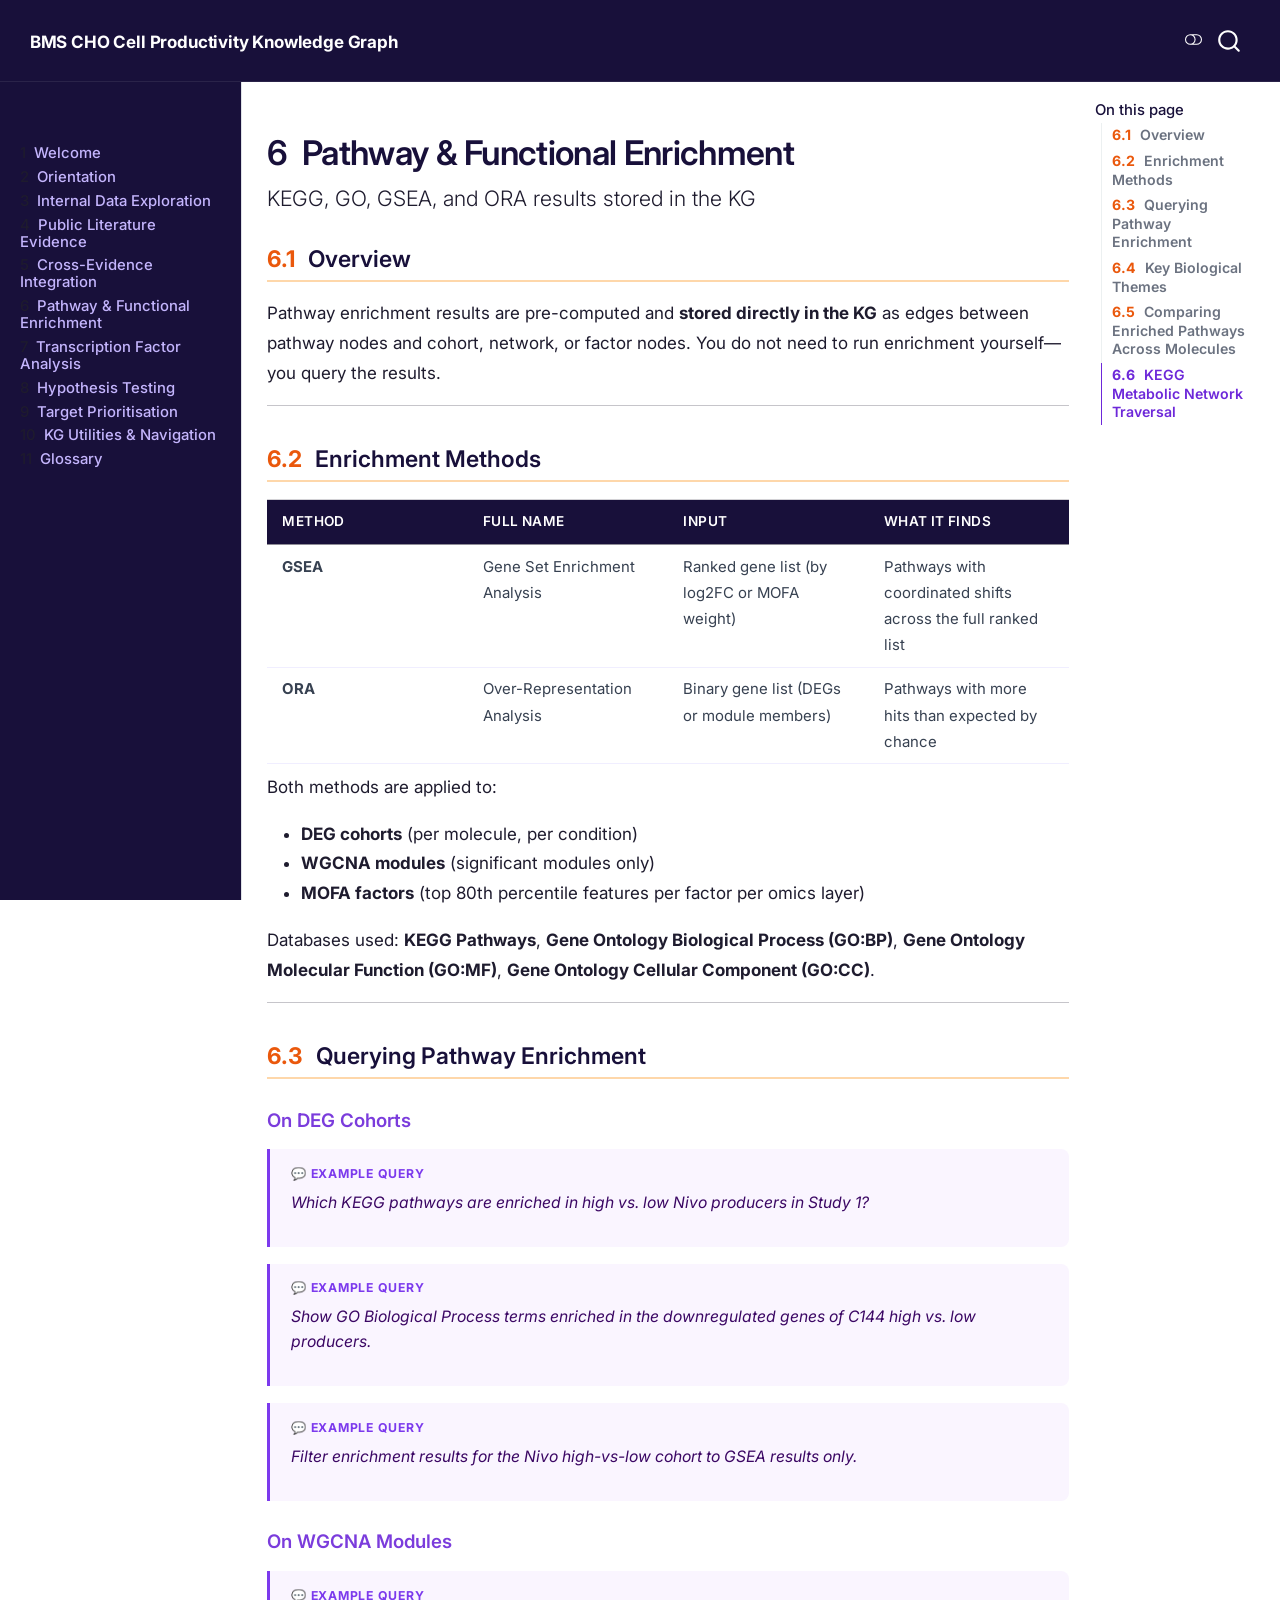
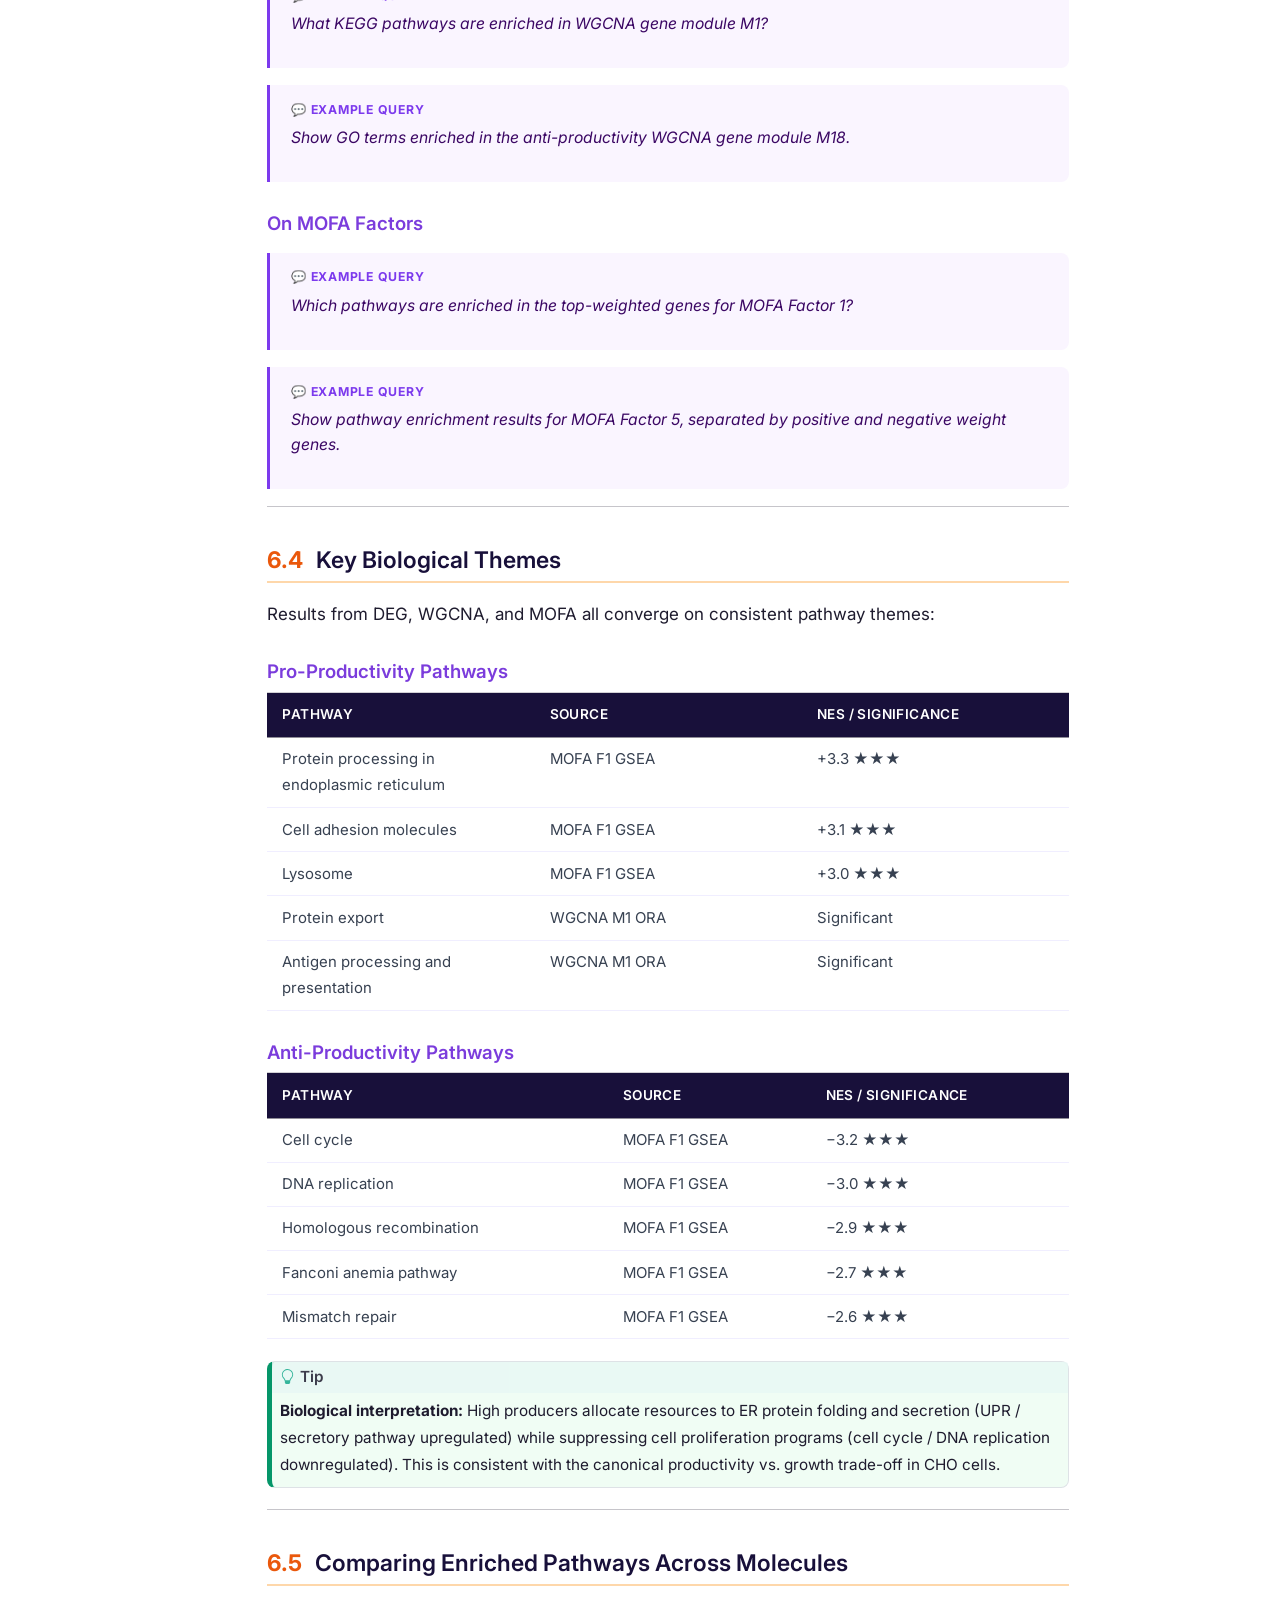
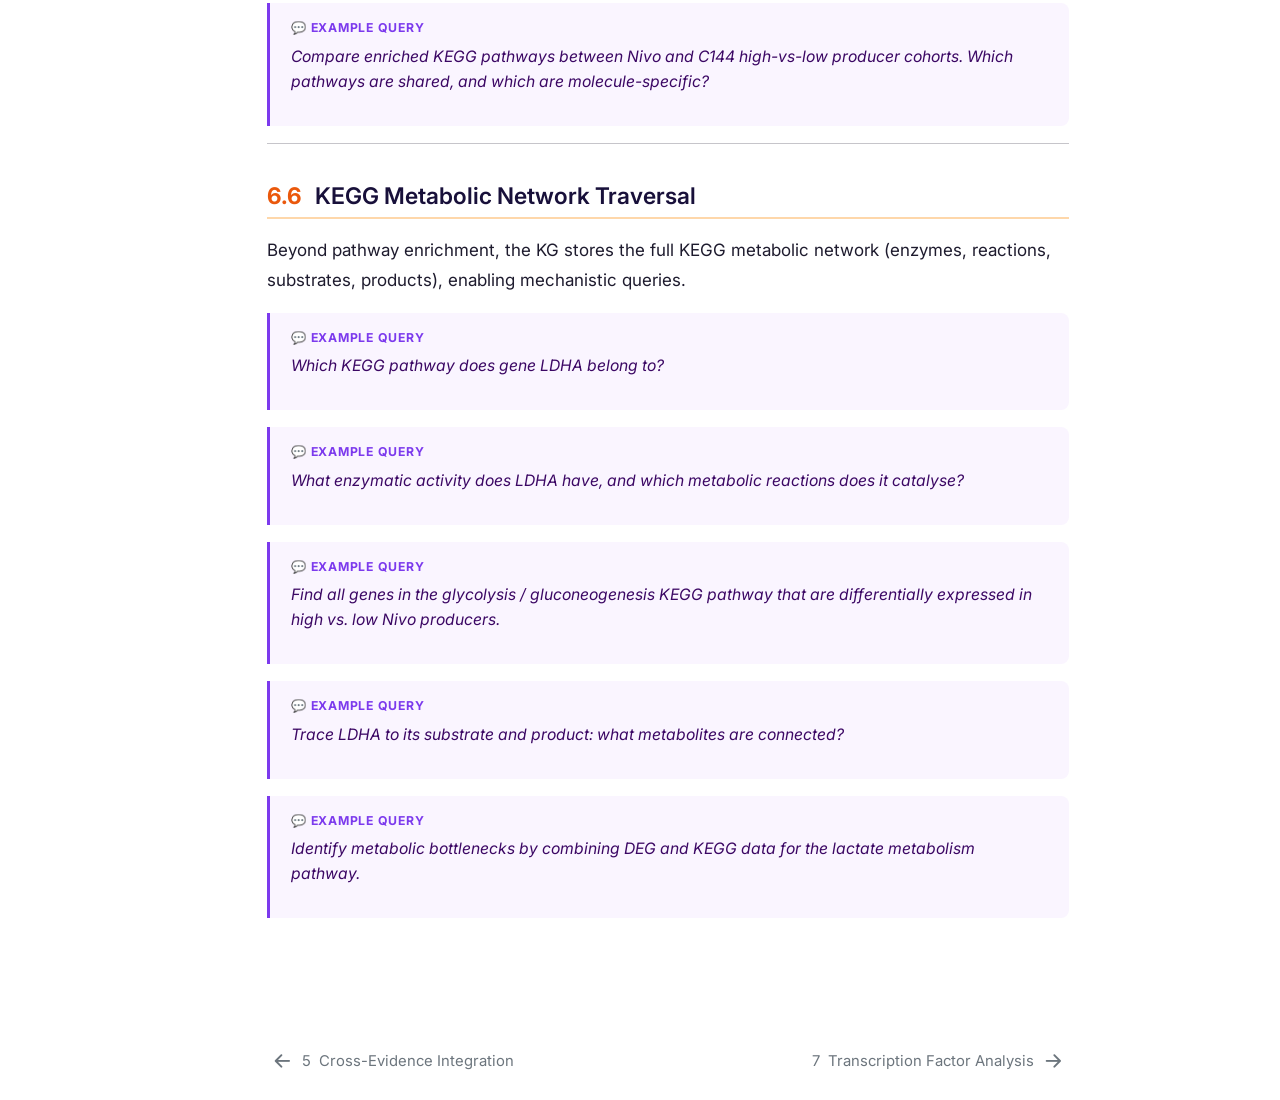
<file: _book/chapters/05-pathway-enrichment.html>
<!DOCTYPE html>
<html xmlns="http://www.w3.org/1999/xhtml" lang="en" xml:lang="en"><head>

<meta charset="utf-8">
<meta name="generator" content="quarto-1.9.36">

<meta name="viewport" content="width=device-width, initial-scale=1.0, user-scalable=yes">

<meta name="description" content="A comprehensive guide to querying, interpreting, and deriving actionable insights from the BMS CHO Cell Productivity Knowledge Graph.">

<title>6&nbsp; Pathway &amp; Functional Enrichment – BMS CHO Cell Productivity Knowledge Graph</title>
<style>
/* Default styles provided by pandoc.
** See https://pandoc.org/MANUAL.html#variables-for-html for config info.
*/
code{white-space: pre-wrap;}
span.smallcaps{font-variant: small-caps;}
div.columns{display: flex; gap: min(4vw, 1.5em);}
div.column{flex: auto; overflow-x: auto;}
div.hanging-indent{margin-left: 1.5em; text-indent: -1.5em;}
ul.task-list{list-style: none;}
ul.task-list li input[type="checkbox"] {
  width: 0.8em;
  margin: 0 0.8em 0.2em -1em; /* quarto-specific, see https://github.com/quarto-dev/quarto-cli/issues/4556 */ 
  vertical-align: middle;
}
</style>


<script src="../site_libs/quarto-nav/quarto-nav.js"></script>
<script src="../site_libs/quarto-nav/headroom.min.js"></script>
<script src="../site_libs/clipboard/clipboard.min.js"></script>
<script src="../site_libs/quarto-search/autocomplete.umd.js"></script>
<script src="../site_libs/quarto-search/fuse.min.js"></script>
<script src="../site_libs/quarto-search/quarto-search.js"></script>
<meta name="quarto:offset" content="../">
<link href="../chapters/06-transcription-factors.html" rel="next">
<link href="../chapters/04-cross-evidence.html" rel="prev">
<script src="../site_libs/quarto-html/quarto.js" type="module"></script>
<script src="../site_libs/quarto-html/tabsets/tabsets.js" type="module"></script>
<script src="../site_libs/quarto-html/popper.min.js"></script>
<script src="../site_libs/quarto-html/tippy.umd.min.js"></script>
<script src="../site_libs/quarto-html/anchor.min.js"></script>
<link href="../site_libs/quarto-html/tippy.css" rel="stylesheet">
<link href="../site_libs/quarto-html/quarto-syntax-highlighting-156c76771fd2490d2eb8da209f6ee8fd.css" rel="stylesheet" class="quarto-color-scheme" id="quarto-text-highlighting-styles">
<link href="../site_libs/quarto-html/quarto-syntax-highlighting-dark-9d999877f3c5e6af240db9c54b9fdcfe.css" rel="stylesheet" class="quarto-color-scheme quarto-color-alternate" id="quarto-text-highlighting-styles">
<link href="../site_libs/quarto-html/quarto-syntax-highlighting-156c76771fd2490d2eb8da209f6ee8fd.css" rel="stylesheet" class="quarto-color-scheme-extra" id="quarto-text-highlighting-styles">
<script src="../site_libs/bootstrap/bootstrap.min.js"></script>
<link href="../site_libs/bootstrap/bootstrap-icons.css" rel="stylesheet">
<link href="../site_libs/bootstrap/bootstrap-00e9f1b5a2752f8c4356c5c7caae83e0.min.css" rel="stylesheet" append-hash="true" class="quarto-color-scheme" id="quarto-bootstrap" data-mode="light">
<link href="../site_libs/bootstrap/bootstrap-dark-c3cbe804e7477162f487d173cf7d653f.min.css" rel="stylesheet" append-hash="true" class="quarto-color-scheme quarto-color-alternate" id="quarto-bootstrap" data-mode="dark">
<link href="../site_libs/bootstrap/bootstrap-00e9f1b5a2752f8c4356c5c7caae83e0.min.css" rel="stylesheet" append-hash="true" class="quarto-color-scheme-extra" id="quarto-bootstrap" data-mode="light">
<script id="quarto-search-options" type="application/json">{
  "location": "navbar",
  "copy-button": false,
  "collapse-after": 3,
  "panel-placement": "end",
  "type": "overlay",
  "limit": 50,
  "keyboard-shortcut": [
    "f",
    "/",
    "s"
  ],
  "show-item-context": false,
  "language": {
    "search-no-results-text": "No results",
    "search-matching-documents-text": "matching documents",
    "search-copy-link-title": "Copy link to search",
    "search-hide-matches-text": "Hide additional matches",
    "search-more-match-text": "more match in this document",
    "search-more-matches-text": "more matches in this document",
    "search-clear-button-title": "Clear",
    "search-text-placeholder": "",
    "search-detached-cancel-button-title": "Cancel",
    "search-submit-button-title": "Submit",
    "search-label": "Search"
  }
}</script>
<style>html{ scroll-behavior: smooth; }</style>


</head>

<body class="nav-sidebar docked nav-fixed quarto-light"><script id="quarto-html-before-body" type="application/javascript">
    const toggleBodyColorMode = (bsSheetEl) => {
      const mode = bsSheetEl.getAttribute("data-mode");
      const bodyEl = window.document.querySelector("body");
      if (mode === "dark") {
        bodyEl.classList.add("quarto-dark");
        bodyEl.classList.remove("quarto-light");
      } else {
        bodyEl.classList.add("quarto-light");
        bodyEl.classList.remove("quarto-dark");
      }
    }
    const toggleBodyColorPrimary = () => {
      const bsSheetEl = window.document.querySelector("link#quarto-bootstrap:not([rel=disabled-stylesheet])");
      if (bsSheetEl) {
        toggleBodyColorMode(bsSheetEl);
      }
    }
    const setColorSchemeToggle = (alternate) => {
      const toggles = window.document.querySelectorAll('.quarto-color-scheme-toggle');
      for (let i=0; i < toggles.length; i++) {
        const toggle = toggles[i];
        if (toggle) {
          if (alternate) {
            toggle.classList.add("alternate");
          } else {
            toggle.classList.remove("alternate");
          }
        }
      }
    };
    const toggleColorMode = (alternate) => {
      // Switch the stylesheets
      const primaryStylesheets = window.document.querySelectorAll('link.quarto-color-scheme:not(.quarto-color-alternate)');
      const alternateStylesheets = window.document.querySelectorAll('link.quarto-color-scheme.quarto-color-alternate');
      manageTransitions('#quarto-margin-sidebar .nav-link', false);
      if (alternate) {
        // note: dark is layered on light, we don't disable primary!
        enableStylesheet(alternateStylesheets);
        for (const sheetNode of alternateStylesheets) {
          if (sheetNode.id === "quarto-bootstrap") {
            toggleBodyColorMode(sheetNode);
          }
        }
      } else {
        disableStylesheet(alternateStylesheets);
        enableStylesheet(primaryStylesheets)
        toggleBodyColorPrimary();
      }
      manageTransitions('#quarto-margin-sidebar .nav-link', true);
      // Switch the toggles
      setColorSchemeToggle(alternate)
      // Hack to workaround the fact that safari doesn't
      // properly recolor the scrollbar when toggling (#1455)
      if (navigator.userAgent.indexOf('Safari') > 0 && navigator.userAgent.indexOf('Chrome') == -1) {
        manageTransitions("body", false);
        window.scrollTo(0, 1);
        setTimeout(() => {
          window.scrollTo(0, 0);
          manageTransitions("body", true);
        }, 40);
      }
    }
    const disableStylesheet = (stylesheets) => {
      for (let i=0; i < stylesheets.length; i++) {
        const stylesheet = stylesheets[i];
        stylesheet.rel = 'disabled-stylesheet';
      }
    }
    const enableStylesheet = (stylesheets) => {
      for (let i=0; i < stylesheets.length; i++) {
        const stylesheet = stylesheets[i];
        if(stylesheet.rel !== 'stylesheet') { // for Chrome, which will still FOUC without this check
          stylesheet.rel = 'stylesheet';
        }
      }
    }
    const manageTransitions = (selector, allowTransitions) => {
      const els = window.document.querySelectorAll(selector);
      for (let i=0; i < els.length; i++) {
        const el = els[i];
        if (allowTransitions) {
          el.classList.remove('notransition');
        } else {
          el.classList.add('notransition');
        }
      }
    }
    const isFileUrl = () => {
      return window.location.protocol === 'file:';
    }
    const hasAlternateSentinel = () => {
      let styleSentinel = getColorSchemeSentinel();
      if (styleSentinel !== null) {
        return styleSentinel === "alternate";
      } else {
        return false;
      }
    }
    const setStyleSentinel = (alternate) => {
      const value = alternate ? "alternate" : "default";
      if (!isFileUrl()) {
        window.localStorage.setItem("quarto-color-scheme", value);
      } else {
        localAlternateSentinel = value;
      }
    }
    const getColorSchemeSentinel = () => {
      if (!isFileUrl()) {
        const storageValue = window.localStorage.getItem("quarto-color-scheme");
        return storageValue != null ? storageValue : localAlternateSentinel;
      } else {
        return localAlternateSentinel;
      }
    }
    const toggleGiscusIfUsed = (isAlternate, darkModeDefault) => {
      const baseTheme = document.querySelector('#giscus-base-theme')?.value ?? 'light';
      const alternateTheme = document.querySelector('#giscus-alt-theme')?.value ?? 'dark';
      let newTheme = '';
      if(authorPrefersDark) {
        newTheme = isAlternate ? baseTheme : alternateTheme;
      } else {
        newTheme = isAlternate ? alternateTheme : baseTheme;
      }
      const changeGiscusTheme = () => {
        // From: https://github.com/giscus/giscus/issues/336
        const sendMessage = (message) => {
          const iframe = document.querySelector('iframe.giscus-frame');
          if (!iframe) return;
          iframe.contentWindow.postMessage({ giscus: message }, 'https://giscus.app');
        }
        sendMessage({
          setConfig: {
            theme: newTheme
          }
        });
      }
      const isGiscussLoaded = window.document.querySelector('iframe.giscus-frame') !== null;
      if (isGiscussLoaded) {
        changeGiscusTheme();
      }
    };
    const authorPrefersDark = false;
    const darkModeDefault = authorPrefersDark;
      document.querySelector('link#quarto-text-highlighting-styles.quarto-color-scheme-extra').rel = 'disabled-stylesheet';
      document.querySelector('link#quarto-bootstrap.quarto-color-scheme-extra').rel = 'disabled-stylesheet';
    let localAlternateSentinel = darkModeDefault ? 'alternate' : 'default';
    // Dark / light mode switch
    window.quartoToggleColorScheme = () => {
      // Read the current dark / light value
      let toAlternate = !hasAlternateSentinel();
      toggleColorMode(toAlternate);
      setStyleSentinel(toAlternate);
      toggleGiscusIfUsed(toAlternate, darkModeDefault);
      window.dispatchEvent(new Event('resize'));
    };
    // Switch to dark mode if need be
    if (hasAlternateSentinel()) {
      toggleColorMode(true);
    } else {
      toggleColorMode(false);
    }
  </script>

<div id="quarto-search-results"></div>
  <header id="quarto-header" class="headroom fixed-top">
    <nav class="navbar navbar-expand-lg " data-bs-theme="dark">
      <div class="navbar-container container-fluid">
      <div class="navbar-brand-container mx-auto">
    <a class="navbar-brand" href="../index.html">
    <span class="navbar-title">BMS CHO Cell Productivity Knowledge Graph</span>
    </a>
  </div>
        <div class="quarto-navbar-tools tools-end">
  <a href="" class="quarto-color-scheme-toggle quarto-navigation-tool  px-1" onclick="window.quartoToggleColorScheme(); return false;" title="Toggle dark mode"><i class="bi"></i></a>
</div>
          <div id="quarto-search" class="" title="Search"></div>
      </div> <!-- /container-fluid -->
    </nav>
  <nav class="quarto-secondary-nav">
    <div class="container-fluid d-flex">
      <button type="button" class="quarto-btn-toggle btn" data-bs-toggle="collapse" role="button" data-bs-target=".quarto-sidebar-collapse-item" aria-controls="quarto-sidebar" aria-expanded="false" aria-label="Toggle sidebar navigation" onclick="if (window.quartoToggleHeadroom) { window.quartoToggleHeadroom(); }">
        <i class="bi bi-layout-text-sidebar-reverse"></i>
      </button>
        <nav class="quarto-page-breadcrumbs" aria-label="breadcrumb"><ol class="breadcrumb"><li class="breadcrumb-item"><a href="../chapters/05-pathway-enrichment.html"><span class="chapter-number">6</span>&nbsp; <span class="chapter-title">Pathway &amp; Functional Enrichment</span></a></li></ol></nav>
        <a class="flex-grow-1" role="navigation" data-bs-toggle="collapse" data-bs-target=".quarto-sidebar-collapse-item" aria-controls="quarto-sidebar" aria-expanded="false" aria-label="Toggle sidebar navigation" onclick="if (window.quartoToggleHeadroom) { window.quartoToggleHeadroom(); }">      
        </a>
      <button type="button" class="btn quarto-search-button" aria-label="Search" onclick="window.quartoOpenSearch();">
        <i class="bi bi-search"></i>
      </button>
    </div>
  </nav>
</header>
<!-- content -->
<div id="quarto-content" class="quarto-container page-columns page-rows-contents page-layout-article page-navbar">
<!-- sidebar -->
  <nav id="quarto-sidebar" class="sidebar collapse collapse-horizontal quarto-sidebar-collapse-item sidebar-navigation docked overflow-auto">
        <div class="mt-2 flex-shrink-0 align-items-center">
        <div class="sidebar-search">
        <div id="quarto-search" class="" title="Search"></div>
        </div>
        </div>
    <div class="sidebar-menu-container"> 
    <ul class="list-unstyled mt-1">
        <li class="sidebar-item">
  <div class="sidebar-item-container"> 
  <a href="../index.html" class="sidebar-item-text sidebar-link">
 <span class="menu-text"><span class="chapter-number">1</span>&nbsp; <span class="chapter-title">Welcome</span></span></a>
  </div>
</li>
        <li class="sidebar-item">
  <div class="sidebar-item-container"> 
  <a href="../chapters/01-orientation.html" class="sidebar-item-text sidebar-link">
 <span class="menu-text"><span class="chapter-number">2</span>&nbsp; <span class="chapter-title">Orientation</span></span></a>
  </div>
</li>
        <li class="sidebar-item">
  <div class="sidebar-item-container"> 
  <a href="../chapters/02-internal-data.html" class="sidebar-item-text sidebar-link">
 <span class="menu-text"><span class="chapter-number">3</span>&nbsp; <span class="chapter-title">Internal Data Exploration</span></span></a>
  </div>
</li>
        <li class="sidebar-item">
  <div class="sidebar-item-container"> 
  <a href="../chapters/03-public-literature.html" class="sidebar-item-text sidebar-link">
 <span class="menu-text"><span class="chapter-number">4</span>&nbsp; <span class="chapter-title">Public Literature Evidence</span></span></a>
  </div>
</li>
        <li class="sidebar-item">
  <div class="sidebar-item-container"> 
  <a href="../chapters/04-cross-evidence.html" class="sidebar-item-text sidebar-link">
 <span class="menu-text"><span class="chapter-number">5</span>&nbsp; <span class="chapter-title">Cross-Evidence Integration</span></span></a>
  </div>
</li>
        <li class="sidebar-item">
  <div class="sidebar-item-container"> 
  <a href="../chapters/05-pathway-enrichment.html" class="sidebar-item-text sidebar-link active">
 <span class="menu-text"><span class="chapter-number">6</span>&nbsp; <span class="chapter-title">Pathway &amp; Functional Enrichment</span></span></a>
  </div>
</li>
        <li class="sidebar-item">
  <div class="sidebar-item-container"> 
  <a href="../chapters/06-transcription-factors.html" class="sidebar-item-text sidebar-link">
 <span class="menu-text"><span class="chapter-number">7</span>&nbsp; <span class="chapter-title">Transcription Factor Analysis</span></span></a>
  </div>
</li>
        <li class="sidebar-item">
  <div class="sidebar-item-container"> 
  <a href="../chapters/07-hypothesis-testing.html" class="sidebar-item-text sidebar-link">
 <span class="menu-text"><span class="chapter-number">8</span>&nbsp; <span class="chapter-title">Hypothesis Testing</span></span></a>
  </div>
</li>
        <li class="sidebar-item">
  <div class="sidebar-item-container"> 
  <a href="../chapters/08-target-prioritization.html" class="sidebar-item-text sidebar-link">
 <span class="menu-text"><span class="chapter-number">9</span>&nbsp; <span class="chapter-title">Target Prioritisation</span></span></a>
  </div>
</li>
        <li class="sidebar-item">
  <div class="sidebar-item-container"> 
  <a href="../chapters/09-utilities.html" class="sidebar-item-text sidebar-link">
 <span class="menu-text"><span class="chapter-number">10</span>&nbsp; <span class="chapter-title">KG Utilities &amp; Navigation</span></span></a>
  </div>
</li>
        <li class="sidebar-item">
  <div class="sidebar-item-container"> 
  <a href="../chapters/glossary.html" class="sidebar-item-text sidebar-link">
 <span class="menu-text"><span class="chapter-number">11</span>&nbsp; <span class="chapter-title">Glossary</span></span></a>
  </div>
</li>
    </ul>
    </div>
</nav>
<div id="quarto-sidebar-glass" class="quarto-sidebar-collapse-item" data-bs-toggle="collapse" data-bs-target=".quarto-sidebar-collapse-item"></div>
<!-- margin-sidebar -->
    <div id="quarto-margin-sidebar" class="sidebar margin-sidebar">
        <nav id="TOC" role="doc-toc" class="toc-active">
    <h2 id="toc-title">On this page</h2>
   
  <ul>
  <li><a href="#sec-pathways" id="toc-sec-pathways" class="nav-link active" data-scroll-target="#sec-pathways"><span class="header-section-number">6.1</span> Overview</a></li>
  <li><a href="#enrichment-methods" id="toc-enrichment-methods" class="nav-link" data-scroll-target="#enrichment-methods"><span class="header-section-number">6.2</span> Enrichment Methods</a></li>
  <li><a href="#querying-pathway-enrichment" id="toc-querying-pathway-enrichment" class="nav-link" data-scroll-target="#querying-pathway-enrichment"><span class="header-section-number">6.3</span> Querying Pathway Enrichment</a>
  <ul class="collapse">
  <li><a href="#on-deg-cohorts" id="toc-on-deg-cohorts" class="nav-link" data-scroll-target="#on-deg-cohorts">On DEG Cohorts</a></li>
  <li><a href="#on-wgcna-modules" id="toc-on-wgcna-modules" class="nav-link" data-scroll-target="#on-wgcna-modules">On WGCNA Modules</a></li>
  <li><a href="#on-mofa-factors" id="toc-on-mofa-factors" class="nav-link" data-scroll-target="#on-mofa-factors">On MOFA Factors</a></li>
  </ul></li>
  <li><a href="#key-biological-themes" id="toc-key-biological-themes" class="nav-link" data-scroll-target="#key-biological-themes"><span class="header-section-number">6.4</span> Key Biological Themes</a>
  <ul class="collapse">
  <li><a href="#pro-productivity-pathways" id="toc-pro-productivity-pathways" class="nav-link" data-scroll-target="#pro-productivity-pathways">Pro-Productivity Pathways</a></li>
  <li><a href="#anti-productivity-pathways" id="toc-anti-productivity-pathways" class="nav-link" data-scroll-target="#anti-productivity-pathways">Anti-Productivity Pathways</a></li>
  </ul></li>
  <li><a href="#comparing-enriched-pathways-across-molecules" id="toc-comparing-enriched-pathways-across-molecules" class="nav-link" data-scroll-target="#comparing-enriched-pathways-across-molecules"><span class="header-section-number">6.5</span> Comparing Enriched Pathways Across Molecules</a></li>
  <li><a href="#kegg-metabolic-network-traversal" id="toc-kegg-metabolic-network-traversal" class="nav-link" data-scroll-target="#kegg-metabolic-network-traversal"><span class="header-section-number">6.6</span> KEGG Metabolic Network Traversal</a></li>
  </ul>
</nav>
    </div>
<!-- main -->
<main class="content" id="quarto-document-content">


<header id="title-block-header" class="quarto-title-block default">
<div class="quarto-title">
<h1 class="title"><span class="chapter-number">6</span>&nbsp; <span class="chapter-title">Pathway &amp; Functional Enrichment</span></h1>
<p class="subtitle lead">KEGG, GO, GSEA, and ORA results stored in the KG</p>
</div>



<div class="quarto-title-meta">

    
  
    
  </div>
  


</header>


<section id="sec-pathways" class="level2" data-number="6.1">
<h2 data-number="6.1" class="anchored" data-anchor-id="sec-pathways"><span class="header-section-number">6.1</span> Overview</h2>
<p>Pathway enrichment results are pre-computed and <strong>stored directly in the KG</strong> as edges between pathway nodes and cohort, network, or factor nodes. You do not need to run enrichment yourself—you query the results.</p>
<hr>
</section>
<section id="enrichment-methods" class="level2" data-number="6.2">
<h2 data-number="6.2" class="anchored" data-anchor-id="enrichment-methods"><span class="header-section-number">6.2</span> Enrichment Methods</h2>
<table class="caption-top table">
<colgroup>
<col style="width: 25%">
<col style="width: 25%">
<col style="width: 25%">
<col style="width: 25%">
</colgroup>
<thead>
<tr class="header">
<th>Method</th>
<th>Full name</th>
<th>Input</th>
<th>What it finds</th>
</tr>
</thead>
<tbody>
<tr class="odd">
<td><strong>GSEA</strong></td>
<td>Gene Set Enrichment Analysis</td>
<td>Ranked gene list (by log2FC or MOFA weight)</td>
<td>Pathways with coordinated shifts across the full ranked list</td>
</tr>
<tr class="even">
<td><strong>ORA</strong></td>
<td>Over-Representation Analysis</td>
<td>Binary gene list (DEGs or module members)</td>
<td>Pathways with more hits than expected by chance</td>
</tr>
</tbody>
</table>
<p>Both methods are applied to:</p>
<ul>
<li><strong>DEG cohorts</strong> (per molecule, per condition)</li>
<li><strong>WGCNA modules</strong> (significant modules only)</li>
<li><strong>MOFA factors</strong> (top 80th percentile features per factor per omics layer)</li>
</ul>
<p>Databases used: <strong>KEGG Pathways</strong>, <strong>Gene Ontology Biological Process (GO:BP)</strong>, <strong>Gene Ontology Molecular Function (GO:MF)</strong>, <strong>Gene Ontology Cellular Component (GO:CC)</strong>.</p>
<hr>
</section>
<section id="querying-pathway-enrichment" class="level2" data-number="6.3">
<h2 data-number="6.3" class="anchored" data-anchor-id="querying-pathway-enrichment"><span class="header-section-number">6.3</span> Querying Pathway Enrichment</h2>
<section id="on-deg-cohorts" class="level3">
<h3 class="anchored" data-anchor-id="on-deg-cohorts">On DEG Cohorts</h3>
<div class="query-box">
<p>Which KEGG pathways are enriched in high vs.&nbsp;low Nivo producers in Study 1?</p>
</div>
<div class="query-box">
<p>Show GO Biological Process terms enriched in the downregulated genes of C144 high vs.&nbsp;low producers.</p>
</div>
<div class="query-box">
<p>Filter enrichment results for the Nivo high-vs-low cohort to GSEA results only.</p>
</div>
</section>
<section id="on-wgcna-modules" class="level3">
<h3 class="anchored" data-anchor-id="on-wgcna-modules">On WGCNA Modules</h3>
<div class="query-box">
<p>What KEGG pathways are enriched in WGCNA gene module M1?</p>
</div>
<div class="query-box">
<p>Show GO terms enriched in the anti-productivity WGCNA gene module M18.</p>
</div>
</section>
<section id="on-mofa-factors" class="level3">
<h3 class="anchored" data-anchor-id="on-mofa-factors">On MOFA Factors</h3>
<div class="query-box">
<p>Which pathways are enriched in the top-weighted genes for MOFA Factor 1?</p>
</div>
<div class="query-box">
<p>Show pathway enrichment results for MOFA Factor 5, separated by positive and negative weight genes.</p>
</div>
<hr>
</section>
</section>
<section id="key-biological-themes" class="level2" data-number="6.4">
<h2 data-number="6.4" class="anchored" data-anchor-id="key-biological-themes"><span class="header-section-number">6.4</span> Key Biological Themes</h2>
<p>Results from DEG, WGCNA, and MOFA all converge on consistent pathway themes:</p>
<section id="pro-productivity-pathways" class="level3">
<h3 class="anchored" data-anchor-id="pro-productivity-pathways">Pro-Productivity Pathways</h3>
<table class="caption-top table">
<colgroup>
<col style="width: 33%">
<col style="width: 33%">
<col style="width: 33%">
</colgroup>
<thead>
<tr class="header">
<th>Pathway</th>
<th>Source</th>
<th>NES / Significance</th>
</tr>
</thead>
<tbody>
<tr class="odd">
<td>Protein processing in endoplasmic reticulum</td>
<td>MOFA F1 GSEA</td>
<td>+3.3 ★★★</td>
</tr>
<tr class="even">
<td>Cell adhesion molecules</td>
<td>MOFA F1 GSEA</td>
<td>+3.1 ★★★</td>
</tr>
<tr class="odd">
<td>Lysosome</td>
<td>MOFA F1 GSEA</td>
<td>+3.0 ★★★</td>
</tr>
<tr class="even">
<td>Protein export</td>
<td>WGCNA M1 ORA</td>
<td>Significant</td>
</tr>
<tr class="odd">
<td>Antigen processing and presentation</td>
<td>WGCNA M1 ORA</td>
<td>Significant</td>
</tr>
</tbody>
</table>
</section>
<section id="anti-productivity-pathways" class="level3">
<h3 class="anchored" data-anchor-id="anti-productivity-pathways">Anti-Productivity Pathways</h3>
<table class="caption-top table">
<thead>
<tr class="header">
<th>Pathway</th>
<th>Source</th>
<th>NES / Significance</th>
</tr>
</thead>
<tbody>
<tr class="odd">
<td>Cell cycle</td>
<td>MOFA F1 GSEA</td>
<td>−3.2 ★★★</td>
</tr>
<tr class="even">
<td>DNA replication</td>
<td>MOFA F1 GSEA</td>
<td>−3.0 ★★★</td>
</tr>
<tr class="odd">
<td>Homologous recombination</td>
<td>MOFA F1 GSEA</td>
<td>−2.9 ★★★</td>
</tr>
<tr class="even">
<td>Fanconi anemia pathway</td>
<td>MOFA F1 GSEA</td>
<td>−2.7 ★★★</td>
</tr>
<tr class="odd">
<td>Mismatch repair</td>
<td>MOFA F1 GSEA</td>
<td>−2.6 ★★★</td>
</tr>
</tbody>
</table>
<div class="callout callout-style-default callout-tip callout-titled">
<div class="callout-header d-flex align-content-center">
<div class="callout-icon-container">
<i class="callout-icon"></i>
</div>
<div class="callout-title-container flex-fill">
Tip
</div>
</div>
<div class="callout-body-container callout-body">
<p><strong>Biological interpretation:</strong> High producers allocate resources to ER protein folding and secretion (UPR / secretory pathway upregulated) while suppressing cell proliferation programs (cell cycle / DNA replication downregulated). This is consistent with the canonical productivity vs.&nbsp;growth trade-off in CHO cells.</p>
</div>
</div>
<hr>
</section>
</section>
<section id="comparing-enriched-pathways-across-molecules" class="level2" data-number="6.5">
<h2 data-number="6.5" class="anchored" data-anchor-id="comparing-enriched-pathways-across-molecules"><span class="header-section-number">6.5</span> Comparing Enriched Pathways Across Molecules</h2>
<div class="query-box">
<p>Compare enriched KEGG pathways between Nivo and C144 high-vs-low producer cohorts. Which pathways are shared, and which are molecule-specific?</p>
</div>
<hr>
</section>
<section id="kegg-metabolic-network-traversal" class="level2" data-number="6.6">
<h2 data-number="6.6" class="anchored" data-anchor-id="kegg-metabolic-network-traversal"><span class="header-section-number">6.6</span> KEGG Metabolic Network Traversal</h2>
<p>Beyond pathway enrichment, the KG stores the full KEGG metabolic network (enzymes, reactions, substrates, products), enabling mechanistic queries.</p>
<div class="query-box">
<p>Which KEGG pathway does gene LDHA belong to?</p>
</div>
<div class="query-box">
<p>What enzymatic activity does LDHA have, and which metabolic reactions does it catalyse?</p>
</div>
<div class="query-box">
<p>Find all genes in the glycolysis / gluconeogenesis KEGG pathway that are differentially expressed in high vs.&nbsp;low Nivo producers.</p>
</div>
<div class="query-box">
<p>Trace LDHA to its substrate and product: what metabolites are connected?</p>
</div>
<div class="query-box">
<p>Identify metabolic bottlenecks by combining DEG and KEGG data for the lactate metabolism pathway.</p>
</div>


</section>

</main> <!-- /main -->
<script id="quarto-html-after-body" type="application/javascript">
  window.document.addEventListener("DOMContentLoaded", function (event) {
    // Ensure there is a toggle, if there isn't float one in the top right
    if (window.document.querySelector('.quarto-color-scheme-toggle') === null) {
      const a = window.document.createElement('a');
      a.classList.add('top-right');
      a.classList.add('quarto-color-scheme-toggle');
      a.href = "";
      a.onclick = function() { try { window.quartoToggleColorScheme(); } catch {} return false; };
      const i = window.document.createElement("i");
      i.classList.add('bi');
      a.appendChild(i);
      window.document.body.appendChild(a);
    }
    setColorSchemeToggle(hasAlternateSentinel())
    const icon = "";
    const anchorJS = new window.AnchorJS();
    anchorJS.options = {
      placement: 'right',
      icon: icon
    };
    anchorJS.add('.anchored');
    const isCodeAnnotation = (el) => {
      for (const clz of el.classList) {
        if (clz.startsWith('code-annotation-')) {                     
          return true;
        }
      }
      return false;
    }
    const onCopySuccess = function(e) {
      // button target
      const button = e.trigger;
      // don't keep focus
      button.blur();
      // flash "checked"
      button.classList.add('code-copy-button-checked');
      var currentTitle = button.getAttribute("title");
      button.setAttribute("title", "Copied!");
      let tooltip;
      if (window.bootstrap) {
        button.setAttribute("data-bs-toggle", "tooltip");
        button.setAttribute("data-bs-placement", "left");
        button.setAttribute("data-bs-title", "Copied!");
        tooltip = new bootstrap.Tooltip(button, 
          { trigger: "manual", 
            customClass: "code-copy-button-tooltip",
            offset: [0, -8]});
        tooltip.show();    
      }
      setTimeout(function() {
        if (tooltip) {
          tooltip.hide();
          button.removeAttribute("data-bs-title");
          button.removeAttribute("data-bs-toggle");
          button.removeAttribute("data-bs-placement");
        }
        button.setAttribute("title", currentTitle);
        button.classList.remove('code-copy-button-checked');
      }, 1000);
      // clear code selection
      e.clearSelection();
    }
    const getTextToCopy = function(trigger) {
      const outerScaffold = trigger.parentElement.cloneNode(true);
      const codeEl = outerScaffold.querySelector('code');
      for (const childEl of codeEl.children) {
        if (isCodeAnnotation(childEl)) {
          childEl.remove();
        }
      }
      return codeEl.innerText;
    }
    const clipboard = new window.ClipboardJS('.code-copy-button:not([data-in-quarto-modal])', {
      text: getTextToCopy
    });
    clipboard.on('success', onCopySuccess);
    if (window.document.getElementById('quarto-embedded-source-code-modal')) {
      const clipboardModal = new window.ClipboardJS('.code-copy-button[data-in-quarto-modal]', {
        text: getTextToCopy,
        container: window.document.getElementById('quarto-embedded-source-code-modal')
      });
      clipboardModal.on('success', onCopySuccess);
    }
      var localhostRegex = new RegExp(/^(?:http|https):\/\/localhost\:?[0-9]*\//);
      var mailtoRegex = new RegExp(/^mailto:/);
        var filterRegex = new RegExp('/' + window.location.host + '/');
      var isInternal = (href) => {
          return filterRegex.test(href) || localhostRegex.test(href) || mailtoRegex.test(href);
      }
      // Inspect non-navigation links and adorn them if external
     var links = window.document.querySelectorAll('a[href]:not(.nav-link):not(.navbar-brand):not(.toc-action):not(.sidebar-link):not(.sidebar-item-toggle):not(.pagination-link):not(.no-external):not([aria-hidden]):not(.dropdown-item):not(.quarto-navigation-tool):not(.about-link)');
      for (var i=0; i<links.length; i++) {
        const link = links[i];
        if (!isInternal(link.href)) {
          // undo the damage that might have been done by quarto-nav.js in the case of
          // links that we want to consider external
          if (link.dataset.originalHref !== undefined) {
            link.href = link.dataset.originalHref;
          }
            // target, if specified
            link.setAttribute("target", "_blank");
            if (link.getAttribute("rel") === null) {
              link.setAttribute("rel", "noopener");
            }
            // default icon
            link.classList.add("external");
        }
      }
    function tippyHover(el, contentFn, onTriggerFn, onUntriggerFn) {
      const config = {
        allowHTML: true,
        maxWidth: 500,
        delay: 100,
        arrow: false,
        appendTo: function(el) {
            return el.parentElement;
        },
        interactive: true,
        interactiveBorder: 10,
        theme: 'quarto',
        placement: 'bottom-start',
      };
      if (contentFn) {
        config.content = contentFn;
      }
      if (onTriggerFn) {
        config.onTrigger = onTriggerFn;
      }
      if (onUntriggerFn) {
        config.onUntrigger = onUntriggerFn;
      }
      window.tippy(el, config); 
    }
    const noterefs = window.document.querySelectorAll('a[role="doc-noteref"]');
    for (var i=0; i<noterefs.length; i++) {
      const ref = noterefs[i];
      tippyHover(ref, function() {
        // use id or data attribute instead here
        let href = ref.getAttribute('data-footnote-href') || ref.getAttribute('href');
        try { href = new URL(href).hash; } catch {}
        const id = href.replace(/^#\/?/, "");
        const note = window.document.getElementById(id);
        if (note) {
          return note.innerHTML;
        } else {
          return "";
        }
      });
    }
    const xrefs = window.document.querySelectorAll('a.quarto-xref');
    const processXRef = (id, note) => {
      // Strip column container classes
      const stripColumnClz = (el) => {
        el.classList.remove("page-full", "page-columns");
        if (el.children) {
          for (const child of el.children) {
            stripColumnClz(child);
          }
        }
      }
      stripColumnClz(note)
      if (id === null || id.startsWith('sec-')) {
        // Special case sections, only their first couple elements
        const container = document.createElement("div");
        if (note.children && note.children.length > 2) {
          container.appendChild(note.children[0].cloneNode(true));
          for (let i = 1; i < note.children.length; i++) {
            const child = note.children[i];
            if (child.tagName === "P" && child.innerText === "") {
              continue;
            } else {
              container.appendChild(child.cloneNode(true));
              break;
            }
          }
          if (window.Quarto?.typesetMath) {
            window.Quarto.typesetMath(container);
          }
          return container.innerHTML
        } else {
          if (window.Quarto?.typesetMath) {
            window.Quarto.typesetMath(note);
          }
          return note.innerHTML;
        }
      } else {
        // Remove any anchor links if they are present
        const anchorLink = note.querySelector('a.anchorjs-link');
        if (anchorLink) {
          anchorLink.remove();
        }
        if (window.Quarto?.typesetMath) {
          window.Quarto.typesetMath(note);
        }
        if (note.classList.contains("callout")) {
          return note.outerHTML;
        } else {
          return note.innerHTML;
        }
      }
    }
    for (var i=0; i<xrefs.length; i++) {
      const xref = xrefs[i];
      tippyHover(xref, undefined, function(instance) {
        instance.disable();
        let url = xref.getAttribute('href');
        let hash = undefined; 
        if (url.startsWith('#')) {
          hash = url;
        } else {
          try { hash = new URL(url).hash; } catch {}
        }
        if (hash) {
          const id = hash.replace(/^#\/?/, "");
          const note = window.document.getElementById(id);
          if (note !== null) {
            try {
              const html = processXRef(id, note.cloneNode(true));
              instance.setContent(html);
            } finally {
              instance.enable();
              instance.show();
            }
          } else {
            // See if we can fetch this
            fetch(url.split('#')[0])
            .then(res => res.text())
            .then(html => {
              const parser = new DOMParser();
              const htmlDoc = parser.parseFromString(html, "text/html");
              const note = htmlDoc.getElementById(id);
              if (note !== null) {
                const html = processXRef(id, note);
                instance.setContent(html);
              } 
            }).finally(() => {
              instance.enable();
              instance.show();
            });
          }
        } else {
          // See if we can fetch a full url (with no hash to target)
          // This is a special case and we should probably do some content thinning / targeting
          fetch(url)
          .then(res => res.text())
          .then(html => {
            const parser = new DOMParser();
            const htmlDoc = parser.parseFromString(html, "text/html");
            const note = htmlDoc.querySelector('main.content');
            if (note !== null) {
              // This should only happen for chapter cross references
              // (since there is no id in the URL)
              // remove the first header
              if (note.children.length > 0 && note.children[0].tagName === "HEADER") {
                note.children[0].remove();
              }
              const html = processXRef(null, note);
              instance.setContent(html);
            } 
          }).finally(() => {
            instance.enable();
            instance.show();
          });
        }
      }, function(instance) {
      });
    }
        let selectedAnnoteEl;
        const selectorForAnnotation = ( cell, annotation) => {
          let cellAttr = 'data-code-cell="' + cell + '"';
          let lineAttr = 'data-code-annotation="' +  annotation + '"';
          const selector = 'span[' + cellAttr + '][' + lineAttr + ']';
          return selector;
        }
        const selectCodeLines = (annoteEl) => {
          const doc = window.document;
          const targetCell = annoteEl.getAttribute("data-target-cell");
          const targetAnnotation = annoteEl.getAttribute("data-target-annotation");
          const annoteSpan = window.document.querySelector(selectorForAnnotation(targetCell, targetAnnotation));
          const lines = annoteSpan.getAttribute("data-code-lines").split(",");
          const lineIds = lines.map((line) => {
            return targetCell + "-" + line;
          })
          let top = null;
          let height = null;
          let parent = null;
          if (lineIds.length > 0) {
              //compute the position of the single el (top and bottom and make a div)
              const el = window.document.getElementById(lineIds[0]);
              top = el.offsetTop;
              height = el.offsetHeight;
              parent = el.parentElement.parentElement;
            if (lineIds.length > 1) {
              const lastEl = window.document.getElementById(lineIds[lineIds.length - 1]);
              const bottom = lastEl.offsetTop + lastEl.offsetHeight;
              height = bottom - top;
            }
            if (top !== null && height !== null && parent !== null) {
              // cook up a div (if necessary) and position it 
              let div = window.document.getElementById("code-annotation-line-highlight");
              if (div === null) {
                div = window.document.createElement("div");
                div.setAttribute("id", "code-annotation-line-highlight");
                div.style.position = 'absolute';
                parent.appendChild(div);
              }
              div.style.top = top - 2 + "px";
              div.style.height = height + 4 + "px";
              div.style.left = 0;
              let gutterDiv = window.document.getElementById("code-annotation-line-highlight-gutter");
              if (gutterDiv === null) {
                gutterDiv = window.document.createElement("div");
                gutterDiv.setAttribute("id", "code-annotation-line-highlight-gutter");
                gutterDiv.style.position = 'absolute';
                const codeCell = window.document.getElementById(targetCell);
                const gutter = codeCell.querySelector('.code-annotation-gutter');
                gutter.appendChild(gutterDiv);
              }
              gutterDiv.style.top = top - 2 + "px";
              gutterDiv.style.height = height + 4 + "px";
            }
            selectedAnnoteEl = annoteEl;
          }
        };
        const unselectCodeLines = () => {
          const elementsIds = ["code-annotation-line-highlight", "code-annotation-line-highlight-gutter"];
          elementsIds.forEach((elId) => {
            const div = window.document.getElementById(elId);
            if (div) {
              div.remove();
            }
          });
          selectedAnnoteEl = undefined;
        };
          // Handle positioning of the toggle
      window.addEventListener(
        "resize",
        throttle(() => {
          elRect = undefined;
          if (selectedAnnoteEl) {
            selectCodeLines(selectedAnnoteEl);
          }
        }, 10)
      );
      function throttle(fn, ms) {
      let throttle = false;
      let timer;
        return (...args) => {
          if(!throttle) { // first call gets through
              fn.apply(this, args);
              throttle = true;
          } else { // all the others get throttled
              if(timer) clearTimeout(timer); // cancel #2
              timer = setTimeout(() => {
                fn.apply(this, args);
                timer = throttle = false;
              }, ms);
          }
        };
      }
        // Attach click handler to the DT
        const annoteDls = window.document.querySelectorAll('dt[data-target-cell]');
        for (const annoteDlNode of annoteDls) {
          annoteDlNode.addEventListener('click', (event) => {
            const clickedEl = event.target;
            if (clickedEl !== selectedAnnoteEl) {
              unselectCodeLines();
              const activeEl = window.document.querySelector('dt[data-target-cell].code-annotation-active');
              if (activeEl) {
                activeEl.classList.remove('code-annotation-active');
              }
              selectCodeLines(clickedEl);
              clickedEl.classList.add('code-annotation-active');
            } else {
              // Unselect the line
              unselectCodeLines();
              clickedEl.classList.remove('code-annotation-active');
            }
          });
        }
    const findCites = (el) => {
      const parentEl = el.parentElement;
      if (parentEl) {
        const cites = parentEl.dataset.cites;
        if (cites) {
          return {
            el,
            cites: cites.split(' ')
          };
        } else {
          return findCites(el.parentElement)
        }
      } else {
        return undefined;
      }
    };
    var bibliorefs = window.document.querySelectorAll('a[role="doc-biblioref"]');
    for (var i=0; i<bibliorefs.length; i++) {
      const ref = bibliorefs[i];
      const citeInfo = findCites(ref);
      if (citeInfo) {
        tippyHover(citeInfo.el, function() {
          var popup = window.document.createElement('div');
          citeInfo.cites.forEach(function(cite) {
            var citeDiv = window.document.createElement('div');
            citeDiv.classList.add('hanging-indent');
            citeDiv.classList.add('csl-entry');
            var biblioDiv = window.document.getElementById('ref-' + cite);
            if (biblioDiv) {
              citeDiv.innerHTML = biblioDiv.innerHTML;
            }
            popup.appendChild(citeDiv);
          });
          return popup.innerHTML;
        });
      }
    }
  });
  </script>
<nav class="page-navigation">
  <div class="nav-page nav-page-previous">
      <a href="../chapters/04-cross-evidence.html" class="pagination-link" aria-label="Cross-Evidence Integration">
        <i class="bi bi-arrow-left-short"></i> <span class="nav-page-text"><span class="chapter-number">5</span>&nbsp; <span class="chapter-title">Cross-Evidence Integration</span></span>
      </a>          
  </div>
  <div class="nav-page nav-page-next">
      <a href="../chapters/06-transcription-factors.html" class="pagination-link" aria-label="Transcription Factor Analysis">
        <span class="nav-page-text"><span class="chapter-number">7</span>&nbsp; <span class="chapter-title">Transcription Factor Analysis</span></span> <i class="bi bi-arrow-right-short"></i>
      </a>
  </div>
</nav>
</div> <!-- /content -->




<script src="../site_libs/quarto-html/zenscroll-min.js"></script>
</body></html>
</file>
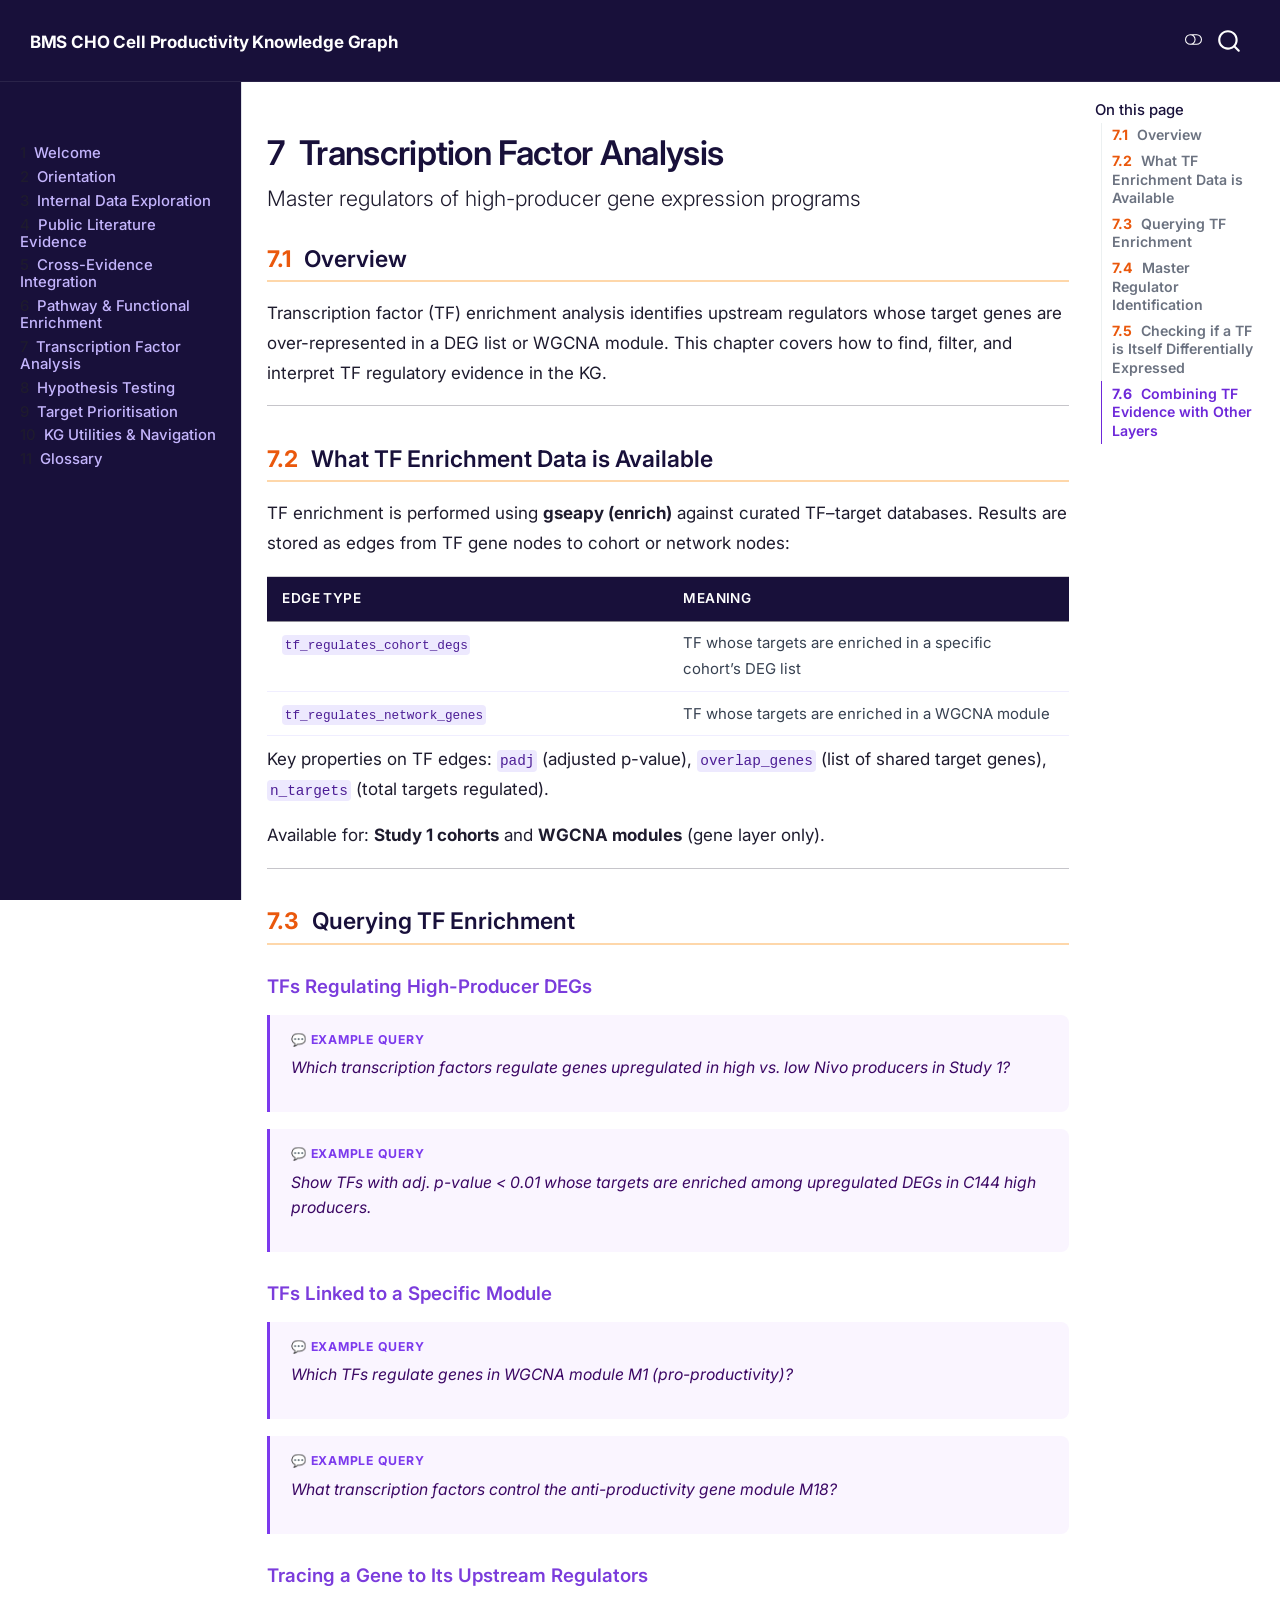
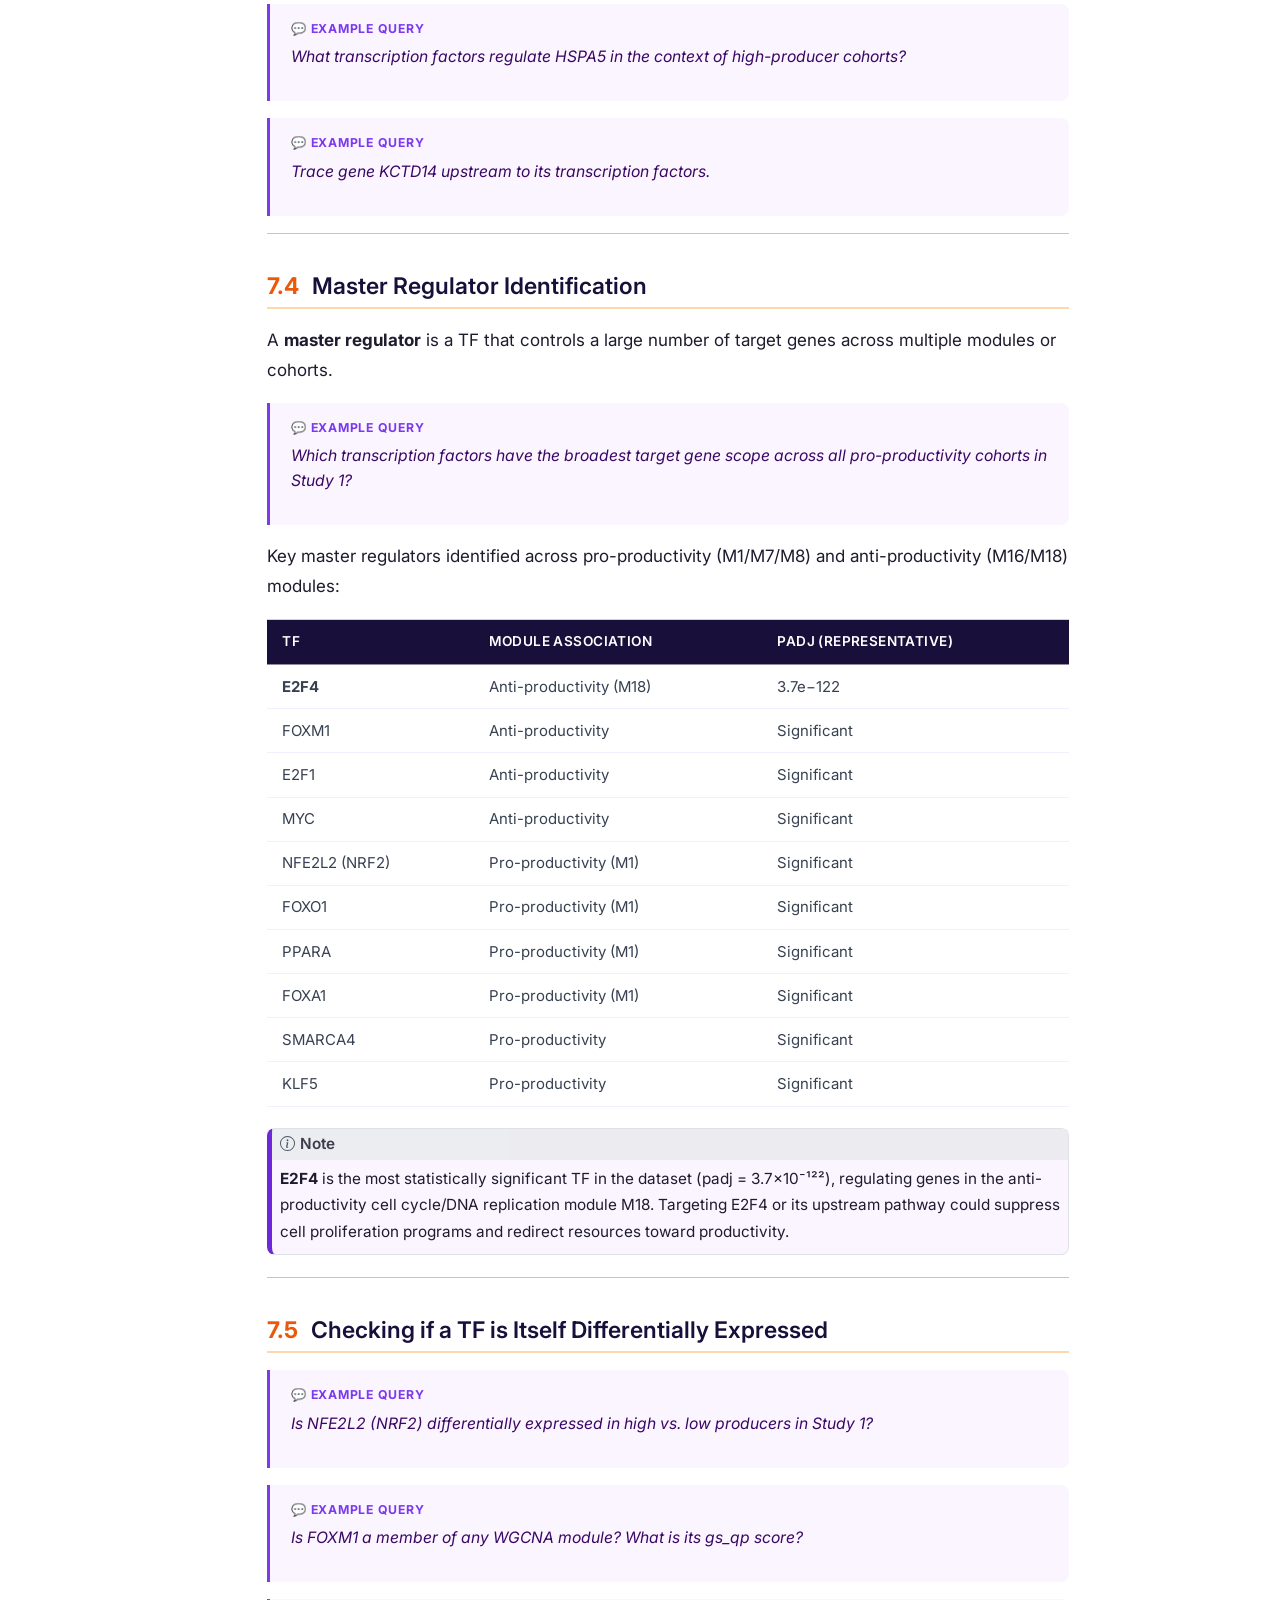
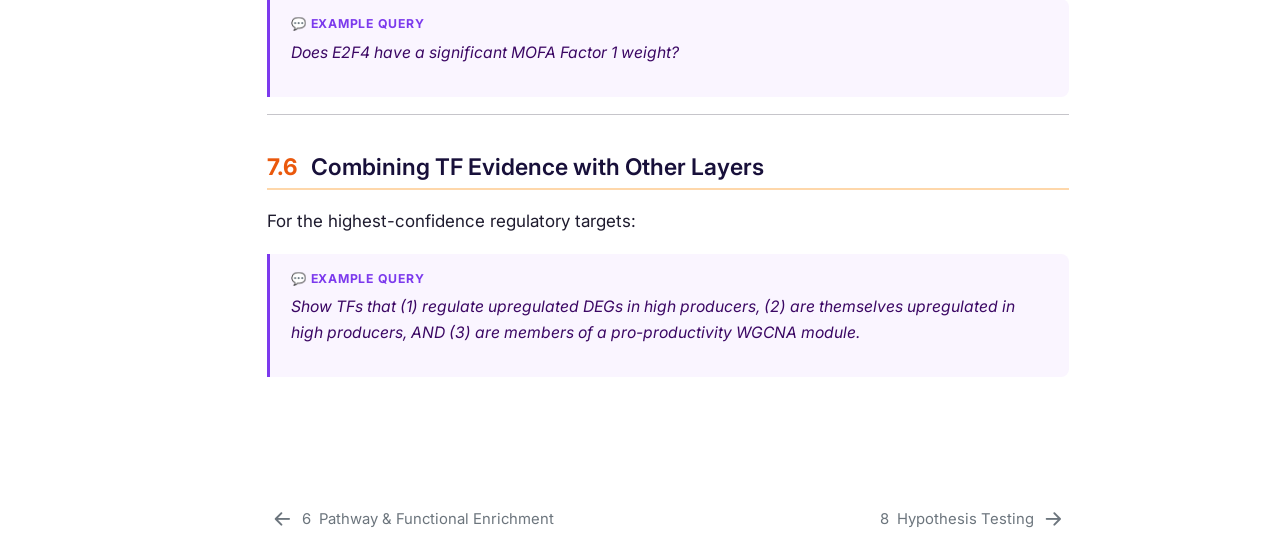
<file: _book/chapters/06-transcription-factors.html>
<!DOCTYPE html>
<html xmlns="http://www.w3.org/1999/xhtml" lang="en" xml:lang="en"><head>

<meta charset="utf-8">
<meta name="generator" content="quarto-1.9.36">

<meta name="viewport" content="width=device-width, initial-scale=1.0, user-scalable=yes">

<meta name="description" content="A comprehensive guide to querying, interpreting, and deriving actionable insights from the BMS CHO Cell Productivity Knowledge Graph.">

<title>7&nbsp; Transcription Factor Analysis – BMS CHO Cell Productivity Knowledge Graph</title>
<style>
/* Default styles provided by pandoc.
** See https://pandoc.org/MANUAL.html#variables-for-html for config info.
*/
code{white-space: pre-wrap;}
span.smallcaps{font-variant: small-caps;}
div.columns{display: flex; gap: min(4vw, 1.5em);}
div.column{flex: auto; overflow-x: auto;}
div.hanging-indent{margin-left: 1.5em; text-indent: -1.5em;}
ul.task-list{list-style: none;}
ul.task-list li input[type="checkbox"] {
  width: 0.8em;
  margin: 0 0.8em 0.2em -1em; /* quarto-specific, see https://github.com/quarto-dev/quarto-cli/issues/4556 */ 
  vertical-align: middle;
}
</style>


<script src="../site_libs/quarto-nav/quarto-nav.js"></script>
<script src="../site_libs/quarto-nav/headroom.min.js"></script>
<script src="../site_libs/clipboard/clipboard.min.js"></script>
<script src="../site_libs/quarto-search/autocomplete.umd.js"></script>
<script src="../site_libs/quarto-search/fuse.min.js"></script>
<script src="../site_libs/quarto-search/quarto-search.js"></script>
<meta name="quarto:offset" content="../">
<link href="../chapters/07-hypothesis-testing.html" rel="next">
<link href="../chapters/05-pathway-enrichment.html" rel="prev">
<script src="../site_libs/quarto-html/quarto.js" type="module"></script>
<script src="../site_libs/quarto-html/tabsets/tabsets.js" type="module"></script>
<script src="../site_libs/quarto-html/popper.min.js"></script>
<script src="../site_libs/quarto-html/tippy.umd.min.js"></script>
<script src="../site_libs/quarto-html/anchor.min.js"></script>
<link href="../site_libs/quarto-html/tippy.css" rel="stylesheet">
<link href="../site_libs/quarto-html/quarto-syntax-highlighting-156c76771fd2490d2eb8da209f6ee8fd.css" rel="stylesheet" class="quarto-color-scheme" id="quarto-text-highlighting-styles">
<link href="../site_libs/quarto-html/quarto-syntax-highlighting-dark-9d999877f3c5e6af240db9c54b9fdcfe.css" rel="stylesheet" class="quarto-color-scheme quarto-color-alternate" id="quarto-text-highlighting-styles">
<link href="../site_libs/quarto-html/quarto-syntax-highlighting-156c76771fd2490d2eb8da209f6ee8fd.css" rel="stylesheet" class="quarto-color-scheme-extra" id="quarto-text-highlighting-styles">
<script src="../site_libs/bootstrap/bootstrap.min.js"></script>
<link href="../site_libs/bootstrap/bootstrap-icons.css" rel="stylesheet">
<link href="../site_libs/bootstrap/bootstrap-00e9f1b5a2752f8c4356c5c7caae83e0.min.css" rel="stylesheet" append-hash="true" class="quarto-color-scheme" id="quarto-bootstrap" data-mode="light">
<link href="../site_libs/bootstrap/bootstrap-dark-c3cbe804e7477162f487d173cf7d653f.min.css" rel="stylesheet" append-hash="true" class="quarto-color-scheme quarto-color-alternate" id="quarto-bootstrap" data-mode="dark">
<link href="../site_libs/bootstrap/bootstrap-00e9f1b5a2752f8c4356c5c7caae83e0.min.css" rel="stylesheet" append-hash="true" class="quarto-color-scheme-extra" id="quarto-bootstrap" data-mode="light">
<script id="quarto-search-options" type="application/json">{
  "location": "navbar",
  "copy-button": false,
  "collapse-after": 3,
  "panel-placement": "end",
  "type": "overlay",
  "limit": 50,
  "keyboard-shortcut": [
    "f",
    "/",
    "s"
  ],
  "show-item-context": false,
  "language": {
    "search-no-results-text": "No results",
    "search-matching-documents-text": "matching documents",
    "search-copy-link-title": "Copy link to search",
    "search-hide-matches-text": "Hide additional matches",
    "search-more-match-text": "more match in this document",
    "search-more-matches-text": "more matches in this document",
    "search-clear-button-title": "Clear",
    "search-text-placeholder": "",
    "search-detached-cancel-button-title": "Cancel",
    "search-submit-button-title": "Submit",
    "search-label": "Search"
  }
}</script>
<style>html{ scroll-behavior: smooth; }</style>


</head>

<body class="nav-sidebar docked nav-fixed quarto-light"><script id="quarto-html-before-body" type="application/javascript">
    const toggleBodyColorMode = (bsSheetEl) => {
      const mode = bsSheetEl.getAttribute("data-mode");
      const bodyEl = window.document.querySelector("body");
      if (mode === "dark") {
        bodyEl.classList.add("quarto-dark");
        bodyEl.classList.remove("quarto-light");
      } else {
        bodyEl.classList.add("quarto-light");
        bodyEl.classList.remove("quarto-dark");
      }
    }
    const toggleBodyColorPrimary = () => {
      const bsSheetEl = window.document.querySelector("link#quarto-bootstrap:not([rel=disabled-stylesheet])");
      if (bsSheetEl) {
        toggleBodyColorMode(bsSheetEl);
      }
    }
    const setColorSchemeToggle = (alternate) => {
      const toggles = window.document.querySelectorAll('.quarto-color-scheme-toggle');
      for (let i=0; i < toggles.length; i++) {
        const toggle = toggles[i];
        if (toggle) {
          if (alternate) {
            toggle.classList.add("alternate");
          } else {
            toggle.classList.remove("alternate");
          }
        }
      }
    };
    const toggleColorMode = (alternate) => {
      // Switch the stylesheets
      const primaryStylesheets = window.document.querySelectorAll('link.quarto-color-scheme:not(.quarto-color-alternate)');
      const alternateStylesheets = window.document.querySelectorAll('link.quarto-color-scheme.quarto-color-alternate');
      manageTransitions('#quarto-margin-sidebar .nav-link', false);
      if (alternate) {
        // note: dark is layered on light, we don't disable primary!
        enableStylesheet(alternateStylesheets);
        for (const sheetNode of alternateStylesheets) {
          if (sheetNode.id === "quarto-bootstrap") {
            toggleBodyColorMode(sheetNode);
          }
        }
      } else {
        disableStylesheet(alternateStylesheets);
        enableStylesheet(primaryStylesheets)
        toggleBodyColorPrimary();
      }
      manageTransitions('#quarto-margin-sidebar .nav-link', true);
      // Switch the toggles
      setColorSchemeToggle(alternate)
      // Hack to workaround the fact that safari doesn't
      // properly recolor the scrollbar when toggling (#1455)
      if (navigator.userAgent.indexOf('Safari') > 0 && navigator.userAgent.indexOf('Chrome') == -1) {
        manageTransitions("body", false);
        window.scrollTo(0, 1);
        setTimeout(() => {
          window.scrollTo(0, 0);
          manageTransitions("body", true);
        }, 40);
      }
    }
    const disableStylesheet = (stylesheets) => {
      for (let i=0; i < stylesheets.length; i++) {
        const stylesheet = stylesheets[i];
        stylesheet.rel = 'disabled-stylesheet';
      }
    }
    const enableStylesheet = (stylesheets) => {
      for (let i=0; i < stylesheets.length; i++) {
        const stylesheet = stylesheets[i];
        if(stylesheet.rel !== 'stylesheet') { // for Chrome, which will still FOUC without this check
          stylesheet.rel = 'stylesheet';
        }
      }
    }
    const manageTransitions = (selector, allowTransitions) => {
      const els = window.document.querySelectorAll(selector);
      for (let i=0; i < els.length; i++) {
        const el = els[i];
        if (allowTransitions) {
          el.classList.remove('notransition');
        } else {
          el.classList.add('notransition');
        }
      }
    }
    const isFileUrl = () => {
      return window.location.protocol === 'file:';
    }
    const hasAlternateSentinel = () => {
      let styleSentinel = getColorSchemeSentinel();
      if (styleSentinel !== null) {
        return styleSentinel === "alternate";
      } else {
        return false;
      }
    }
    const setStyleSentinel = (alternate) => {
      const value = alternate ? "alternate" : "default";
      if (!isFileUrl()) {
        window.localStorage.setItem("quarto-color-scheme", value);
      } else {
        localAlternateSentinel = value;
      }
    }
    const getColorSchemeSentinel = () => {
      if (!isFileUrl()) {
        const storageValue = window.localStorage.getItem("quarto-color-scheme");
        return storageValue != null ? storageValue : localAlternateSentinel;
      } else {
        return localAlternateSentinel;
      }
    }
    const toggleGiscusIfUsed = (isAlternate, darkModeDefault) => {
      const baseTheme = document.querySelector('#giscus-base-theme')?.value ?? 'light';
      const alternateTheme = document.querySelector('#giscus-alt-theme')?.value ?? 'dark';
      let newTheme = '';
      if(authorPrefersDark) {
        newTheme = isAlternate ? baseTheme : alternateTheme;
      } else {
        newTheme = isAlternate ? alternateTheme : baseTheme;
      }
      const changeGiscusTheme = () => {
        // From: https://github.com/giscus/giscus/issues/336
        const sendMessage = (message) => {
          const iframe = document.querySelector('iframe.giscus-frame');
          if (!iframe) return;
          iframe.contentWindow.postMessage({ giscus: message }, 'https://giscus.app');
        }
        sendMessage({
          setConfig: {
            theme: newTheme
          }
        });
      }
      const isGiscussLoaded = window.document.querySelector('iframe.giscus-frame') !== null;
      if (isGiscussLoaded) {
        changeGiscusTheme();
      }
    };
    const authorPrefersDark = false;
    const darkModeDefault = authorPrefersDark;
      document.querySelector('link#quarto-text-highlighting-styles.quarto-color-scheme-extra').rel = 'disabled-stylesheet';
      document.querySelector('link#quarto-bootstrap.quarto-color-scheme-extra').rel = 'disabled-stylesheet';
    let localAlternateSentinel = darkModeDefault ? 'alternate' : 'default';
    // Dark / light mode switch
    window.quartoToggleColorScheme = () => {
      // Read the current dark / light value
      let toAlternate = !hasAlternateSentinel();
      toggleColorMode(toAlternate);
      setStyleSentinel(toAlternate);
      toggleGiscusIfUsed(toAlternate, darkModeDefault);
      window.dispatchEvent(new Event('resize'));
    };
    // Switch to dark mode if need be
    if (hasAlternateSentinel()) {
      toggleColorMode(true);
    } else {
      toggleColorMode(false);
    }
  </script>

<div id="quarto-search-results"></div>
  <header id="quarto-header" class="headroom fixed-top">
    <nav class="navbar navbar-expand-lg " data-bs-theme="dark">
      <div class="navbar-container container-fluid">
      <div class="navbar-brand-container mx-auto">
    <a class="navbar-brand" href="../index.html">
    <span class="navbar-title">BMS CHO Cell Productivity Knowledge Graph</span>
    </a>
  </div>
        <div class="quarto-navbar-tools tools-end">
  <a href="" class="quarto-color-scheme-toggle quarto-navigation-tool  px-1" onclick="window.quartoToggleColorScheme(); return false;" title="Toggle dark mode"><i class="bi"></i></a>
</div>
          <div id="quarto-search" class="" title="Search"></div>
      </div> <!-- /container-fluid -->
    </nav>
  <nav class="quarto-secondary-nav">
    <div class="container-fluid d-flex">
      <button type="button" class="quarto-btn-toggle btn" data-bs-toggle="collapse" role="button" data-bs-target=".quarto-sidebar-collapse-item" aria-controls="quarto-sidebar" aria-expanded="false" aria-label="Toggle sidebar navigation" onclick="if (window.quartoToggleHeadroom) { window.quartoToggleHeadroom(); }">
        <i class="bi bi-layout-text-sidebar-reverse"></i>
      </button>
        <nav class="quarto-page-breadcrumbs" aria-label="breadcrumb"><ol class="breadcrumb"><li class="breadcrumb-item"><a href="../chapters/06-transcription-factors.html"><span class="chapter-number">7</span>&nbsp; <span class="chapter-title">Transcription Factor Analysis</span></a></li></ol></nav>
        <a class="flex-grow-1" role="navigation" data-bs-toggle="collapse" data-bs-target=".quarto-sidebar-collapse-item" aria-controls="quarto-sidebar" aria-expanded="false" aria-label="Toggle sidebar navigation" onclick="if (window.quartoToggleHeadroom) { window.quartoToggleHeadroom(); }">      
        </a>
      <button type="button" class="btn quarto-search-button" aria-label="Search" onclick="window.quartoOpenSearch();">
        <i class="bi bi-search"></i>
      </button>
    </div>
  </nav>
</header>
<!-- content -->
<div id="quarto-content" class="quarto-container page-columns page-rows-contents page-layout-article page-navbar">
<!-- sidebar -->
  <nav id="quarto-sidebar" class="sidebar collapse collapse-horizontal quarto-sidebar-collapse-item sidebar-navigation docked overflow-auto">
        <div class="mt-2 flex-shrink-0 align-items-center">
        <div class="sidebar-search">
        <div id="quarto-search" class="" title="Search"></div>
        </div>
        </div>
    <div class="sidebar-menu-container"> 
    <ul class="list-unstyled mt-1">
        <li class="sidebar-item">
  <div class="sidebar-item-container"> 
  <a href="../index.html" class="sidebar-item-text sidebar-link">
 <span class="menu-text"><span class="chapter-number">1</span>&nbsp; <span class="chapter-title">Welcome</span></span></a>
  </div>
</li>
        <li class="sidebar-item">
  <div class="sidebar-item-container"> 
  <a href="../chapters/01-orientation.html" class="sidebar-item-text sidebar-link">
 <span class="menu-text"><span class="chapter-number">2</span>&nbsp; <span class="chapter-title">Orientation</span></span></a>
  </div>
</li>
        <li class="sidebar-item">
  <div class="sidebar-item-container"> 
  <a href="../chapters/02-internal-data.html" class="sidebar-item-text sidebar-link">
 <span class="menu-text"><span class="chapter-number">3</span>&nbsp; <span class="chapter-title">Internal Data Exploration</span></span></a>
  </div>
</li>
        <li class="sidebar-item">
  <div class="sidebar-item-container"> 
  <a href="../chapters/03-public-literature.html" class="sidebar-item-text sidebar-link">
 <span class="menu-text"><span class="chapter-number">4</span>&nbsp; <span class="chapter-title">Public Literature Evidence</span></span></a>
  </div>
</li>
        <li class="sidebar-item">
  <div class="sidebar-item-container"> 
  <a href="../chapters/04-cross-evidence.html" class="sidebar-item-text sidebar-link">
 <span class="menu-text"><span class="chapter-number">5</span>&nbsp; <span class="chapter-title">Cross-Evidence Integration</span></span></a>
  </div>
</li>
        <li class="sidebar-item">
  <div class="sidebar-item-container"> 
  <a href="../chapters/05-pathway-enrichment.html" class="sidebar-item-text sidebar-link">
 <span class="menu-text"><span class="chapter-number">6</span>&nbsp; <span class="chapter-title">Pathway &amp; Functional Enrichment</span></span></a>
  </div>
</li>
        <li class="sidebar-item">
  <div class="sidebar-item-container"> 
  <a href="../chapters/06-transcription-factors.html" class="sidebar-item-text sidebar-link active">
 <span class="menu-text"><span class="chapter-number">7</span>&nbsp; <span class="chapter-title">Transcription Factor Analysis</span></span></a>
  </div>
</li>
        <li class="sidebar-item">
  <div class="sidebar-item-container"> 
  <a href="../chapters/07-hypothesis-testing.html" class="sidebar-item-text sidebar-link">
 <span class="menu-text"><span class="chapter-number">8</span>&nbsp; <span class="chapter-title">Hypothesis Testing</span></span></a>
  </div>
</li>
        <li class="sidebar-item">
  <div class="sidebar-item-container"> 
  <a href="../chapters/08-target-prioritization.html" class="sidebar-item-text sidebar-link">
 <span class="menu-text"><span class="chapter-number">9</span>&nbsp; <span class="chapter-title">Target Prioritisation</span></span></a>
  </div>
</li>
        <li class="sidebar-item">
  <div class="sidebar-item-container"> 
  <a href="../chapters/09-utilities.html" class="sidebar-item-text sidebar-link">
 <span class="menu-text"><span class="chapter-number">10</span>&nbsp; <span class="chapter-title">KG Utilities &amp; Navigation</span></span></a>
  </div>
</li>
        <li class="sidebar-item">
  <div class="sidebar-item-container"> 
  <a href="../chapters/glossary.html" class="sidebar-item-text sidebar-link">
 <span class="menu-text"><span class="chapter-number">11</span>&nbsp; <span class="chapter-title">Glossary</span></span></a>
  </div>
</li>
    </ul>
    </div>
</nav>
<div id="quarto-sidebar-glass" class="quarto-sidebar-collapse-item" data-bs-toggle="collapse" data-bs-target=".quarto-sidebar-collapse-item"></div>
<!-- margin-sidebar -->
    <div id="quarto-margin-sidebar" class="sidebar margin-sidebar">
        <nav id="TOC" role="doc-toc" class="toc-active">
    <h2 id="toc-title">On this page</h2>
   
  <ul>
  <li><a href="#sec-tf" id="toc-sec-tf" class="nav-link active" data-scroll-target="#sec-tf"><span class="header-section-number">7.1</span> Overview</a></li>
  <li><a href="#what-tf-enrichment-data-is-available" id="toc-what-tf-enrichment-data-is-available" class="nav-link" data-scroll-target="#what-tf-enrichment-data-is-available"><span class="header-section-number">7.2</span> What TF Enrichment Data is Available</a></li>
  <li><a href="#querying-tf-enrichment" id="toc-querying-tf-enrichment" class="nav-link" data-scroll-target="#querying-tf-enrichment"><span class="header-section-number">7.3</span> Querying TF Enrichment</a>
  <ul class="collapse">
  <li><a href="#tfs-regulating-high-producer-degs" id="toc-tfs-regulating-high-producer-degs" class="nav-link" data-scroll-target="#tfs-regulating-high-producer-degs">TFs Regulating High-Producer DEGs</a></li>
  <li><a href="#tfs-linked-to-a-specific-module" id="toc-tfs-linked-to-a-specific-module" class="nav-link" data-scroll-target="#tfs-linked-to-a-specific-module">TFs Linked to a Specific Module</a></li>
  <li><a href="#tracing-a-gene-to-its-upstream-regulators" id="toc-tracing-a-gene-to-its-upstream-regulators" class="nav-link" data-scroll-target="#tracing-a-gene-to-its-upstream-regulators">Tracing a Gene to Its Upstream Regulators</a></li>
  </ul></li>
  <li><a href="#master-regulator-identification" id="toc-master-regulator-identification" class="nav-link" data-scroll-target="#master-regulator-identification"><span class="header-section-number">7.4</span> Master Regulator Identification</a></li>
  <li><a href="#checking-if-a-tf-is-itself-differentially-expressed" id="toc-checking-if-a-tf-is-itself-differentially-expressed" class="nav-link" data-scroll-target="#checking-if-a-tf-is-itself-differentially-expressed"><span class="header-section-number">7.5</span> Checking if a TF is Itself Differentially Expressed</a></li>
  <li><a href="#combining-tf-evidence-with-other-layers" id="toc-combining-tf-evidence-with-other-layers" class="nav-link" data-scroll-target="#combining-tf-evidence-with-other-layers"><span class="header-section-number">7.6</span> Combining TF Evidence with Other Layers</a></li>
  </ul>
</nav>
    </div>
<!-- main -->
<main class="content" id="quarto-document-content">


<header id="title-block-header" class="quarto-title-block default">
<div class="quarto-title">
<h1 class="title"><span class="chapter-number">7</span>&nbsp; <span class="chapter-title">Transcription Factor Analysis</span></h1>
<p class="subtitle lead">Master regulators of high-producer gene expression programs</p>
</div>



<div class="quarto-title-meta">

    
  
    
  </div>
  


</header>


<section id="sec-tf" class="level2" data-number="7.1">
<h2 data-number="7.1" class="anchored" data-anchor-id="sec-tf"><span class="header-section-number">7.1</span> Overview</h2>
<p>Transcription factor (TF) enrichment analysis identifies upstream regulators whose target genes are over-represented in a DEG list or WGCNA module. This chapter covers how to find, filter, and interpret TF regulatory evidence in the KG.</p>
<hr>
</section>
<section id="what-tf-enrichment-data-is-available" class="level2" data-number="7.2">
<h2 data-number="7.2" class="anchored" data-anchor-id="what-tf-enrichment-data-is-available"><span class="header-section-number">7.2</span> What TF Enrichment Data is Available</h2>
<p>TF enrichment is performed using <strong>gseapy (enrich)</strong> against curated TF–target databases. Results are stored as edges from TF gene nodes to cohort or network nodes:</p>
<table class="caption-top table">
<colgroup>
<col style="width: 50%">
<col style="width: 50%">
</colgroup>
<thead>
<tr class="header">
<th>Edge type</th>
<th>Meaning</th>
</tr>
</thead>
<tbody>
<tr class="odd">
<td><code>tf_regulates_cohort_degs</code></td>
<td>TF whose targets are enriched in a specific cohort’s DEG list</td>
</tr>
<tr class="even">
<td><code>tf_regulates_network_genes</code></td>
<td>TF whose targets are enriched in a WGCNA module</td>
</tr>
</tbody>
</table>
<p>Key properties on TF edges: <code>padj</code> (adjusted p-value), <code>overlap_genes</code> (list of shared target genes), <code>n_targets</code> (total targets regulated).</p>
<p>Available for: <strong>Study 1 cohorts</strong> and <strong>WGCNA modules</strong> (gene layer only).</p>
<hr>
</section>
<section id="querying-tf-enrichment" class="level2" data-number="7.3">
<h2 data-number="7.3" class="anchored" data-anchor-id="querying-tf-enrichment"><span class="header-section-number">7.3</span> Querying TF Enrichment</h2>
<section id="tfs-regulating-high-producer-degs" class="level3">
<h3 class="anchored" data-anchor-id="tfs-regulating-high-producer-degs">TFs Regulating High-Producer DEGs</h3>
<div class="query-box">
<p>Which transcription factors regulate genes upregulated in high vs.&nbsp;low Nivo producers in Study 1?</p>
</div>
<div class="query-box">
<p>Show TFs with adj. p-value &lt; 0.01 whose targets are enriched among upregulated DEGs in C144 high producers.</p>
</div>
</section>
<section id="tfs-linked-to-a-specific-module" class="level3">
<h3 class="anchored" data-anchor-id="tfs-linked-to-a-specific-module">TFs Linked to a Specific Module</h3>
<div class="query-box">
<p>Which TFs regulate genes in WGCNA module M1 (pro-productivity)?</p>
</div>
<div class="query-box">
<p>What transcription factors control the anti-productivity gene module M18?</p>
</div>
</section>
<section id="tracing-a-gene-to-its-upstream-regulators" class="level3">
<h3 class="anchored" data-anchor-id="tracing-a-gene-to-its-upstream-regulators">Tracing a Gene to Its Upstream Regulators</h3>
<div class="query-box">
<p>What transcription factors regulate HSPA5 in the context of high-producer cohorts?</p>
</div>
<div class="query-box">
<p>Trace gene KCTD14 upstream to its transcription factors.</p>
</div>
<hr>
</section>
</section>
<section id="master-regulator-identification" class="level2" data-number="7.4">
<h2 data-number="7.4" class="anchored" data-anchor-id="master-regulator-identification"><span class="header-section-number">7.4</span> Master Regulator Identification</h2>
<p>A <strong>master regulator</strong> is a TF that controls a large number of target genes across multiple modules or cohorts.</p>
<div class="query-box">
<p>Which transcription factors have the broadest target gene scope across all pro-productivity cohorts in Study 1?</p>
</div>
<p>Key master regulators identified across pro-productivity (M1/M7/M8) and anti-productivity (M16/M18) modules:</p>
<table class="caption-top table">
<thead>
<tr class="header">
<th>TF</th>
<th>Module association</th>
<th>padj (representative)</th>
</tr>
</thead>
<tbody>
<tr class="odd">
<td><strong>E2F4</strong></td>
<td>Anti-productivity (M18)</td>
<td>3.7e−122</td>
</tr>
<tr class="even">
<td>FOXM1</td>
<td>Anti-productivity</td>
<td>Significant</td>
</tr>
<tr class="odd">
<td>E2F1</td>
<td>Anti-productivity</td>
<td>Significant</td>
</tr>
<tr class="even">
<td>MYC</td>
<td>Anti-productivity</td>
<td>Significant</td>
</tr>
<tr class="odd">
<td>NFE2L2 (NRF2)</td>
<td>Pro-productivity (M1)</td>
<td>Significant</td>
</tr>
<tr class="even">
<td>FOXO1</td>
<td>Pro-productivity (M1)</td>
<td>Significant</td>
</tr>
<tr class="odd">
<td>PPARA</td>
<td>Pro-productivity (M1)</td>
<td>Significant</td>
</tr>
<tr class="even">
<td>FOXA1</td>
<td>Pro-productivity (M1)</td>
<td>Significant</td>
</tr>
<tr class="odd">
<td>SMARCA4</td>
<td>Pro-productivity</td>
<td>Significant</td>
</tr>
<tr class="even">
<td>KLF5</td>
<td>Pro-productivity</td>
<td>Significant</td>
</tr>
</tbody>
</table>
<div class="callout callout-style-default callout-note callout-titled">
<div class="callout-header d-flex align-content-center">
<div class="callout-icon-container">
<i class="callout-icon"></i>
</div>
<div class="callout-title-container flex-fill">
Note
</div>
</div>
<div class="callout-body-container callout-body">
<p><strong>E2F4</strong> is the most statistically significant TF in the dataset (padj = 3.7×10⁻¹²²), regulating genes in the anti-productivity cell cycle/DNA replication module M18. Targeting E2F4 or its upstream pathway could suppress cell proliferation programs and redirect resources toward productivity.</p>
</div>
</div>
<hr>
</section>
<section id="checking-if-a-tf-is-itself-differentially-expressed" class="level2" data-number="7.5">
<h2 data-number="7.5" class="anchored" data-anchor-id="checking-if-a-tf-is-itself-differentially-expressed"><span class="header-section-number">7.5</span> Checking if a TF is Itself Differentially Expressed</h2>
<div class="query-box">
<p>Is NFE2L2 (NRF2) differentially expressed in high vs.&nbsp;low producers in Study 1?</p>
</div>
<div class="query-box">
<p>Is FOXM1 a member of any WGCNA module? What is its gs_qp score?</p>
</div>
<div class="query-box">
<p>Does E2F4 have a significant MOFA Factor 1 weight?</p>
</div>
<hr>
</section>
<section id="combining-tf-evidence-with-other-layers" class="level2" data-number="7.6">
<h2 data-number="7.6" class="anchored" data-anchor-id="combining-tf-evidence-with-other-layers"><span class="header-section-number">7.6</span> Combining TF Evidence with Other Layers</h2>
<p>For the highest-confidence regulatory targets:</p>
<div class="query-box">
<p>Show TFs that (1) regulate upregulated DEGs in high producers, (2) are themselves upregulated in high producers, AND (3) are members of a pro-productivity WGCNA module.</p>
</div>


</section>

</main> <!-- /main -->
<script id="quarto-html-after-body" type="application/javascript">
  window.document.addEventListener("DOMContentLoaded", function (event) {
    // Ensure there is a toggle, if there isn't float one in the top right
    if (window.document.querySelector('.quarto-color-scheme-toggle') === null) {
      const a = window.document.createElement('a');
      a.classList.add('top-right');
      a.classList.add('quarto-color-scheme-toggle');
      a.href = "";
      a.onclick = function() { try { window.quartoToggleColorScheme(); } catch {} return false; };
      const i = window.document.createElement("i");
      i.classList.add('bi');
      a.appendChild(i);
      window.document.body.appendChild(a);
    }
    setColorSchemeToggle(hasAlternateSentinel())
    const icon = "";
    const anchorJS = new window.AnchorJS();
    anchorJS.options = {
      placement: 'right',
      icon: icon
    };
    anchorJS.add('.anchored');
    const isCodeAnnotation = (el) => {
      for (const clz of el.classList) {
        if (clz.startsWith('code-annotation-')) {                     
          return true;
        }
      }
      return false;
    }
    const onCopySuccess = function(e) {
      // button target
      const button = e.trigger;
      // don't keep focus
      button.blur();
      // flash "checked"
      button.classList.add('code-copy-button-checked');
      var currentTitle = button.getAttribute("title");
      button.setAttribute("title", "Copied!");
      let tooltip;
      if (window.bootstrap) {
        button.setAttribute("data-bs-toggle", "tooltip");
        button.setAttribute("data-bs-placement", "left");
        button.setAttribute("data-bs-title", "Copied!");
        tooltip = new bootstrap.Tooltip(button, 
          { trigger: "manual", 
            customClass: "code-copy-button-tooltip",
            offset: [0, -8]});
        tooltip.show();    
      }
      setTimeout(function() {
        if (tooltip) {
          tooltip.hide();
          button.removeAttribute("data-bs-title");
          button.removeAttribute("data-bs-toggle");
          button.removeAttribute("data-bs-placement");
        }
        button.setAttribute("title", currentTitle);
        button.classList.remove('code-copy-button-checked');
      }, 1000);
      // clear code selection
      e.clearSelection();
    }
    const getTextToCopy = function(trigger) {
      const outerScaffold = trigger.parentElement.cloneNode(true);
      const codeEl = outerScaffold.querySelector('code');
      for (const childEl of codeEl.children) {
        if (isCodeAnnotation(childEl)) {
          childEl.remove();
        }
      }
      return codeEl.innerText;
    }
    const clipboard = new window.ClipboardJS('.code-copy-button:not([data-in-quarto-modal])', {
      text: getTextToCopy
    });
    clipboard.on('success', onCopySuccess);
    if (window.document.getElementById('quarto-embedded-source-code-modal')) {
      const clipboardModal = new window.ClipboardJS('.code-copy-button[data-in-quarto-modal]', {
        text: getTextToCopy,
        container: window.document.getElementById('quarto-embedded-source-code-modal')
      });
      clipboardModal.on('success', onCopySuccess);
    }
      var localhostRegex = new RegExp(/^(?:http|https):\/\/localhost\:?[0-9]*\//);
      var mailtoRegex = new RegExp(/^mailto:/);
        var filterRegex = new RegExp('/' + window.location.host + '/');
      var isInternal = (href) => {
          return filterRegex.test(href) || localhostRegex.test(href) || mailtoRegex.test(href);
      }
      // Inspect non-navigation links and adorn them if external
     var links = window.document.querySelectorAll('a[href]:not(.nav-link):not(.navbar-brand):not(.toc-action):not(.sidebar-link):not(.sidebar-item-toggle):not(.pagination-link):not(.no-external):not([aria-hidden]):not(.dropdown-item):not(.quarto-navigation-tool):not(.about-link)');
      for (var i=0; i<links.length; i++) {
        const link = links[i];
        if (!isInternal(link.href)) {
          // undo the damage that might have been done by quarto-nav.js in the case of
          // links that we want to consider external
          if (link.dataset.originalHref !== undefined) {
            link.href = link.dataset.originalHref;
          }
            // target, if specified
            link.setAttribute("target", "_blank");
            if (link.getAttribute("rel") === null) {
              link.setAttribute("rel", "noopener");
            }
            // default icon
            link.classList.add("external");
        }
      }
    function tippyHover(el, contentFn, onTriggerFn, onUntriggerFn) {
      const config = {
        allowHTML: true,
        maxWidth: 500,
        delay: 100,
        arrow: false,
        appendTo: function(el) {
            return el.parentElement;
        },
        interactive: true,
        interactiveBorder: 10,
        theme: 'quarto',
        placement: 'bottom-start',
      };
      if (contentFn) {
        config.content = contentFn;
      }
      if (onTriggerFn) {
        config.onTrigger = onTriggerFn;
      }
      if (onUntriggerFn) {
        config.onUntrigger = onUntriggerFn;
      }
      window.tippy(el, config); 
    }
    const noterefs = window.document.querySelectorAll('a[role="doc-noteref"]');
    for (var i=0; i<noterefs.length; i++) {
      const ref = noterefs[i];
      tippyHover(ref, function() {
        // use id or data attribute instead here
        let href = ref.getAttribute('data-footnote-href') || ref.getAttribute('href');
        try { href = new URL(href).hash; } catch {}
        const id = href.replace(/^#\/?/, "");
        const note = window.document.getElementById(id);
        if (note) {
          return note.innerHTML;
        } else {
          return "";
        }
      });
    }
    const xrefs = window.document.querySelectorAll('a.quarto-xref');
    const processXRef = (id, note) => {
      // Strip column container classes
      const stripColumnClz = (el) => {
        el.classList.remove("page-full", "page-columns");
        if (el.children) {
          for (const child of el.children) {
            stripColumnClz(child);
          }
        }
      }
      stripColumnClz(note)
      if (id === null || id.startsWith('sec-')) {
        // Special case sections, only their first couple elements
        const container = document.createElement("div");
        if (note.children && note.children.length > 2) {
          container.appendChild(note.children[0].cloneNode(true));
          for (let i = 1; i < note.children.length; i++) {
            const child = note.children[i];
            if (child.tagName === "P" && child.innerText === "") {
              continue;
            } else {
              container.appendChild(child.cloneNode(true));
              break;
            }
          }
          if (window.Quarto?.typesetMath) {
            window.Quarto.typesetMath(container);
          }
          return container.innerHTML
        } else {
          if (window.Quarto?.typesetMath) {
            window.Quarto.typesetMath(note);
          }
          return note.innerHTML;
        }
      } else {
        // Remove any anchor links if they are present
        const anchorLink = note.querySelector('a.anchorjs-link');
        if (anchorLink) {
          anchorLink.remove();
        }
        if (window.Quarto?.typesetMath) {
          window.Quarto.typesetMath(note);
        }
        if (note.classList.contains("callout")) {
          return note.outerHTML;
        } else {
          return note.innerHTML;
        }
      }
    }
    for (var i=0; i<xrefs.length; i++) {
      const xref = xrefs[i];
      tippyHover(xref, undefined, function(instance) {
        instance.disable();
        let url = xref.getAttribute('href');
        let hash = undefined; 
        if (url.startsWith('#')) {
          hash = url;
        } else {
          try { hash = new URL(url).hash; } catch {}
        }
        if (hash) {
          const id = hash.replace(/^#\/?/, "");
          const note = window.document.getElementById(id);
          if (note !== null) {
            try {
              const html = processXRef(id, note.cloneNode(true));
              instance.setContent(html);
            } finally {
              instance.enable();
              instance.show();
            }
          } else {
            // See if we can fetch this
            fetch(url.split('#')[0])
            .then(res => res.text())
            .then(html => {
              const parser = new DOMParser();
              const htmlDoc = parser.parseFromString(html, "text/html");
              const note = htmlDoc.getElementById(id);
              if (note !== null) {
                const html = processXRef(id, note);
                instance.setContent(html);
              } 
            }).finally(() => {
              instance.enable();
              instance.show();
            });
          }
        } else {
          // See if we can fetch a full url (with no hash to target)
          // This is a special case and we should probably do some content thinning / targeting
          fetch(url)
          .then(res => res.text())
          .then(html => {
            const parser = new DOMParser();
            const htmlDoc = parser.parseFromString(html, "text/html");
            const note = htmlDoc.querySelector('main.content');
            if (note !== null) {
              // This should only happen for chapter cross references
              // (since there is no id in the URL)
              // remove the first header
              if (note.children.length > 0 && note.children[0].tagName === "HEADER") {
                note.children[0].remove();
              }
              const html = processXRef(null, note);
              instance.setContent(html);
            } 
          }).finally(() => {
            instance.enable();
            instance.show();
          });
        }
      }, function(instance) {
      });
    }
        let selectedAnnoteEl;
        const selectorForAnnotation = ( cell, annotation) => {
          let cellAttr = 'data-code-cell="' + cell + '"';
          let lineAttr = 'data-code-annotation="' +  annotation + '"';
          const selector = 'span[' + cellAttr + '][' + lineAttr + ']';
          return selector;
        }
        const selectCodeLines = (annoteEl) => {
          const doc = window.document;
          const targetCell = annoteEl.getAttribute("data-target-cell");
          const targetAnnotation = annoteEl.getAttribute("data-target-annotation");
          const annoteSpan = window.document.querySelector(selectorForAnnotation(targetCell, targetAnnotation));
          const lines = annoteSpan.getAttribute("data-code-lines").split(",");
          const lineIds = lines.map((line) => {
            return targetCell + "-" + line;
          })
          let top = null;
          let height = null;
          let parent = null;
          if (lineIds.length > 0) {
              //compute the position of the single el (top and bottom and make a div)
              const el = window.document.getElementById(lineIds[0]);
              top = el.offsetTop;
              height = el.offsetHeight;
              parent = el.parentElement.parentElement;
            if (lineIds.length > 1) {
              const lastEl = window.document.getElementById(lineIds[lineIds.length - 1]);
              const bottom = lastEl.offsetTop + lastEl.offsetHeight;
              height = bottom - top;
            }
            if (top !== null && height !== null && parent !== null) {
              // cook up a div (if necessary) and position it 
              let div = window.document.getElementById("code-annotation-line-highlight");
              if (div === null) {
                div = window.document.createElement("div");
                div.setAttribute("id", "code-annotation-line-highlight");
                div.style.position = 'absolute';
                parent.appendChild(div);
              }
              div.style.top = top - 2 + "px";
              div.style.height = height + 4 + "px";
              div.style.left = 0;
              let gutterDiv = window.document.getElementById("code-annotation-line-highlight-gutter");
              if (gutterDiv === null) {
                gutterDiv = window.document.createElement("div");
                gutterDiv.setAttribute("id", "code-annotation-line-highlight-gutter");
                gutterDiv.style.position = 'absolute';
                const codeCell = window.document.getElementById(targetCell);
                const gutter = codeCell.querySelector('.code-annotation-gutter');
                gutter.appendChild(gutterDiv);
              }
              gutterDiv.style.top = top - 2 + "px";
              gutterDiv.style.height = height + 4 + "px";
            }
            selectedAnnoteEl = annoteEl;
          }
        };
        const unselectCodeLines = () => {
          const elementsIds = ["code-annotation-line-highlight", "code-annotation-line-highlight-gutter"];
          elementsIds.forEach((elId) => {
            const div = window.document.getElementById(elId);
            if (div) {
              div.remove();
            }
          });
          selectedAnnoteEl = undefined;
        };
          // Handle positioning of the toggle
      window.addEventListener(
        "resize",
        throttle(() => {
          elRect = undefined;
          if (selectedAnnoteEl) {
            selectCodeLines(selectedAnnoteEl);
          }
        }, 10)
      );
      function throttle(fn, ms) {
      let throttle = false;
      let timer;
        return (...args) => {
          if(!throttle) { // first call gets through
              fn.apply(this, args);
              throttle = true;
          } else { // all the others get throttled
              if(timer) clearTimeout(timer); // cancel #2
              timer = setTimeout(() => {
                fn.apply(this, args);
                timer = throttle = false;
              }, ms);
          }
        };
      }
        // Attach click handler to the DT
        const annoteDls = window.document.querySelectorAll('dt[data-target-cell]');
        for (const annoteDlNode of annoteDls) {
          annoteDlNode.addEventListener('click', (event) => {
            const clickedEl = event.target;
            if (clickedEl !== selectedAnnoteEl) {
              unselectCodeLines();
              const activeEl = window.document.querySelector('dt[data-target-cell].code-annotation-active');
              if (activeEl) {
                activeEl.classList.remove('code-annotation-active');
              }
              selectCodeLines(clickedEl);
              clickedEl.classList.add('code-annotation-active');
            } else {
              // Unselect the line
              unselectCodeLines();
              clickedEl.classList.remove('code-annotation-active');
            }
          });
        }
    const findCites = (el) => {
      const parentEl = el.parentElement;
      if (parentEl) {
        const cites = parentEl.dataset.cites;
        if (cites) {
          return {
            el,
            cites: cites.split(' ')
          };
        } else {
          return findCites(el.parentElement)
        }
      } else {
        return undefined;
      }
    };
    var bibliorefs = window.document.querySelectorAll('a[role="doc-biblioref"]');
    for (var i=0; i<bibliorefs.length; i++) {
      const ref = bibliorefs[i];
      const citeInfo = findCites(ref);
      if (citeInfo) {
        tippyHover(citeInfo.el, function() {
          var popup = window.document.createElement('div');
          citeInfo.cites.forEach(function(cite) {
            var citeDiv = window.document.createElement('div');
            citeDiv.classList.add('hanging-indent');
            citeDiv.classList.add('csl-entry');
            var biblioDiv = window.document.getElementById('ref-' + cite);
            if (biblioDiv) {
              citeDiv.innerHTML = biblioDiv.innerHTML;
            }
            popup.appendChild(citeDiv);
          });
          return popup.innerHTML;
        });
      }
    }
  });
  </script>
<nav class="page-navigation">
  <div class="nav-page nav-page-previous">
      <a href="../chapters/05-pathway-enrichment.html" class="pagination-link" aria-label="Pathway &amp; Functional Enrichment">
        <i class="bi bi-arrow-left-short"></i> <span class="nav-page-text"><span class="chapter-number">6</span>&nbsp; <span class="chapter-title">Pathway &amp; Functional Enrichment</span></span>
      </a>          
  </div>
  <div class="nav-page nav-page-next">
      <a href="../chapters/07-hypothesis-testing.html" class="pagination-link" aria-label="Hypothesis Testing">
        <span class="nav-page-text"><span class="chapter-number">8</span>&nbsp; <span class="chapter-title">Hypothesis Testing</span></span> <i class="bi bi-arrow-right-short"></i>
      </a>
  </div>
</nav>
</div> <!-- /content -->




<script src="../site_libs/quarto-html/zenscroll-min.js"></script>
</body></html>
</file>
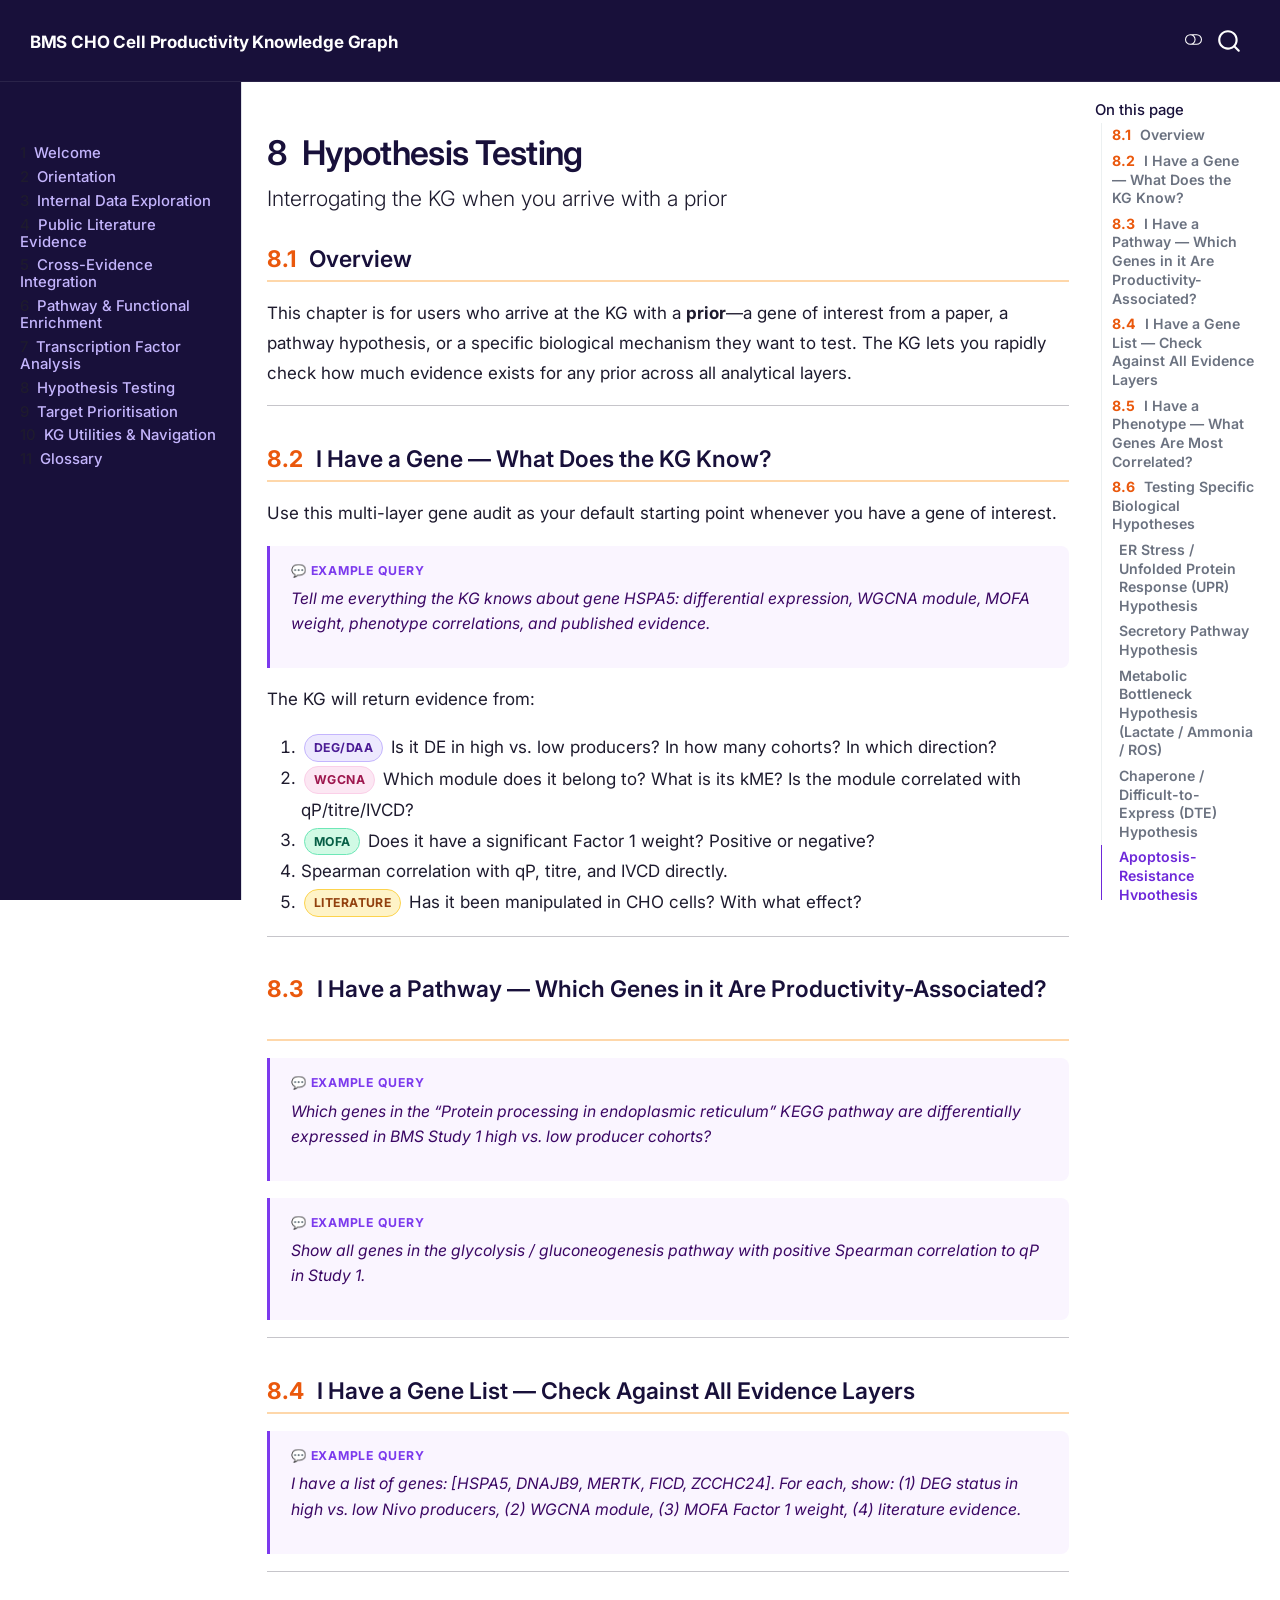
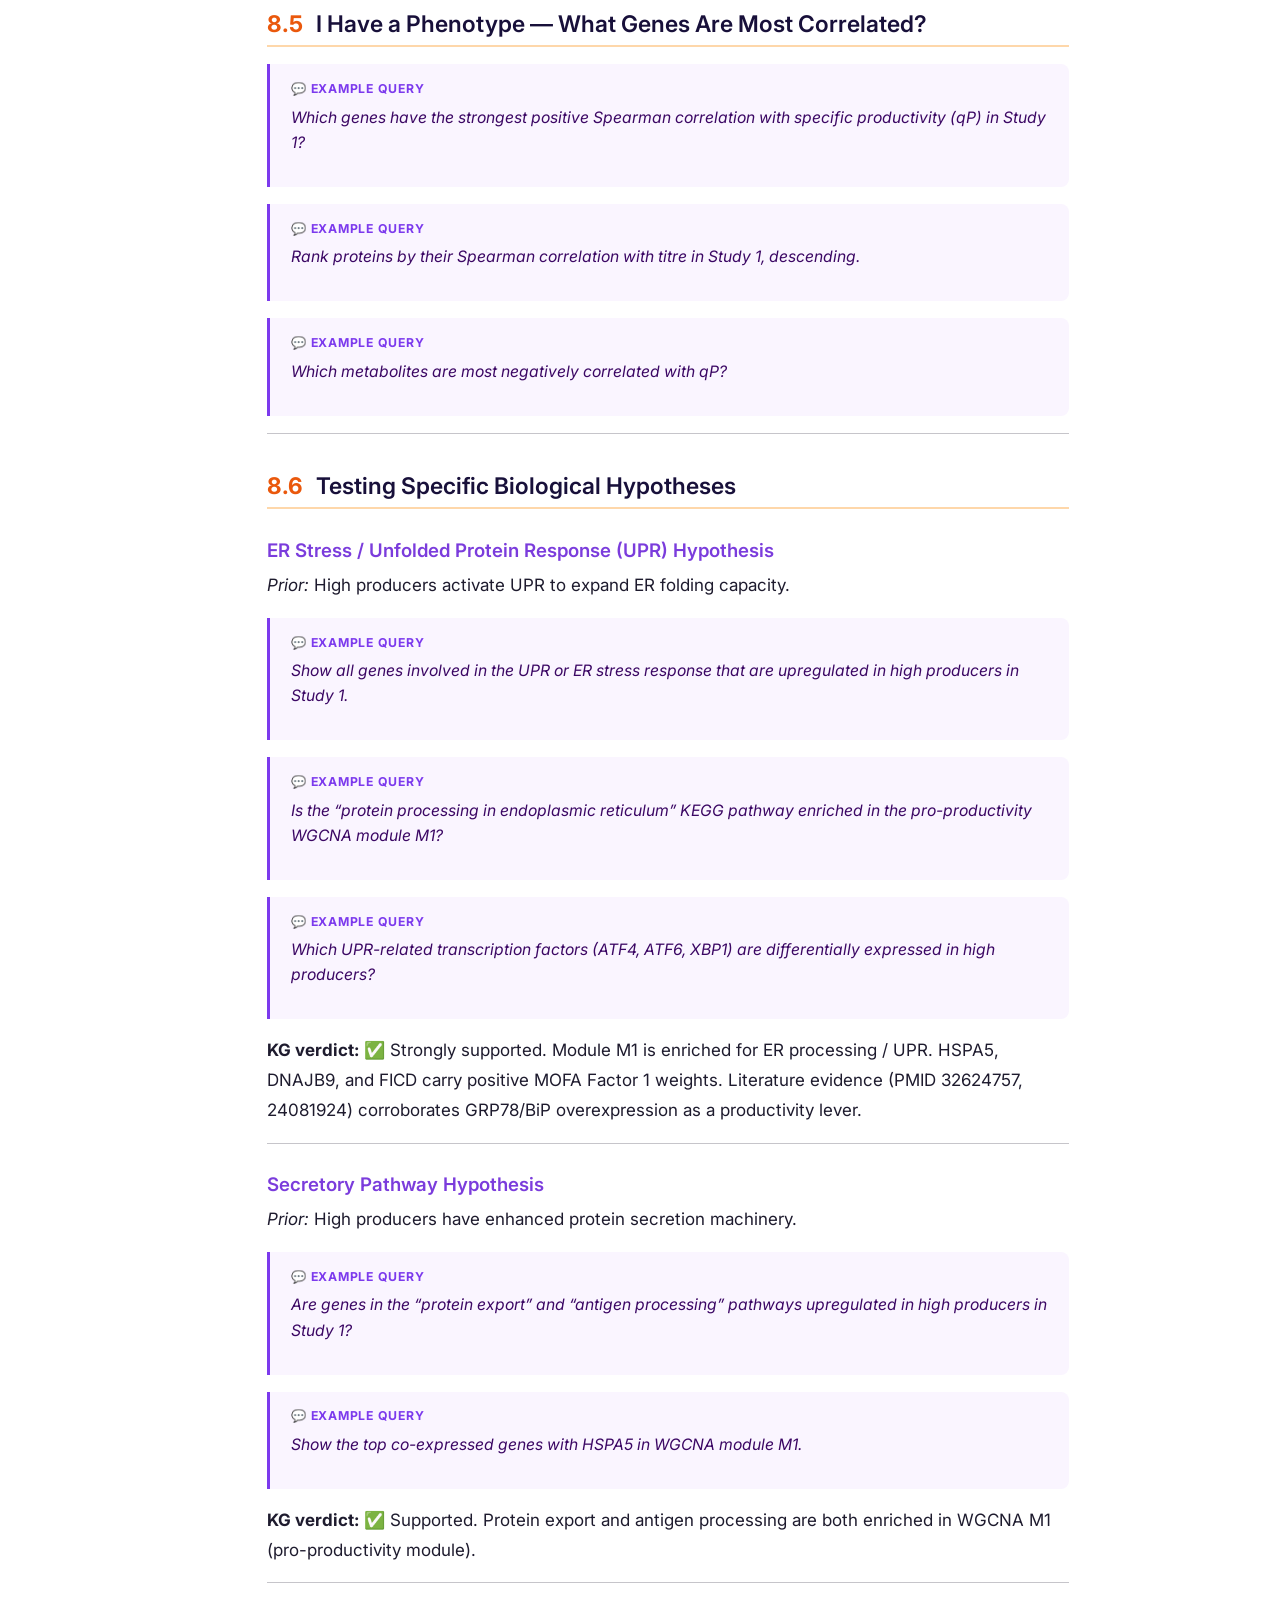
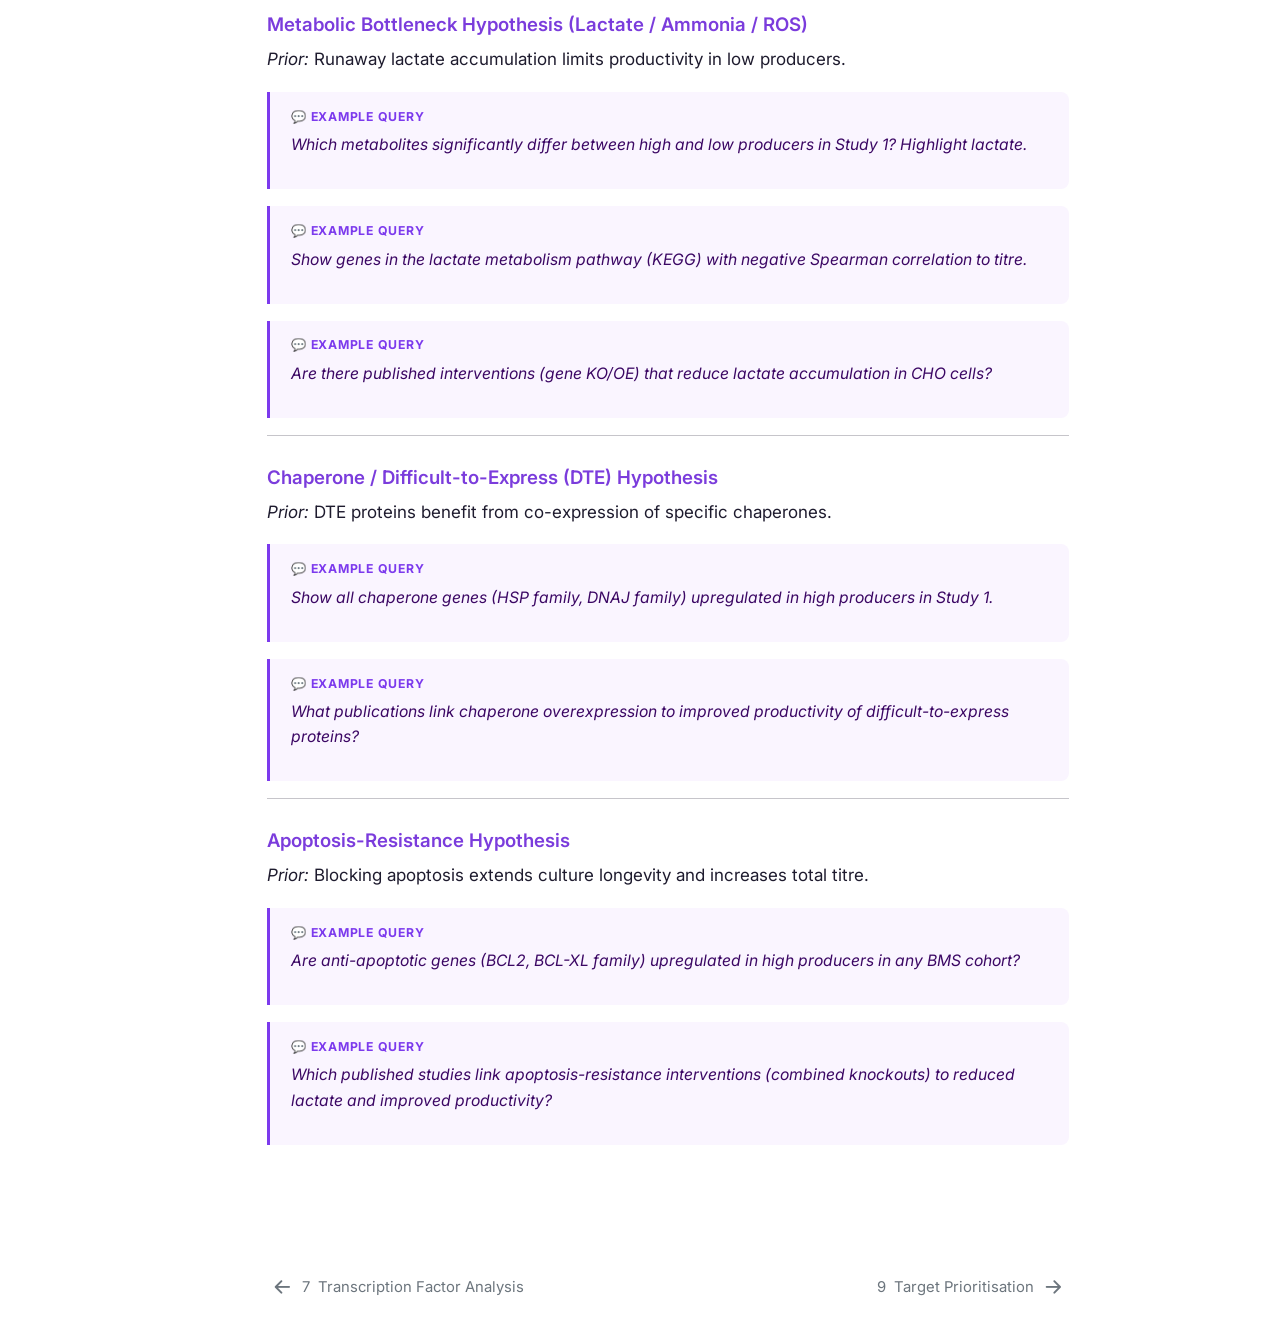
<file: _book/chapters/07-hypothesis-testing.html>
<!DOCTYPE html>
<html xmlns="http://www.w3.org/1999/xhtml" lang="en" xml:lang="en"><head>

<meta charset="utf-8">
<meta name="generator" content="quarto-1.9.36">

<meta name="viewport" content="width=device-width, initial-scale=1.0, user-scalable=yes">

<meta name="description" content="A comprehensive guide to querying, interpreting, and deriving actionable insights from the BMS CHO Cell Productivity Knowledge Graph.">

<title>8&nbsp; Hypothesis Testing – BMS CHO Cell Productivity Knowledge Graph</title>
<style>
/* Default styles provided by pandoc.
** See https://pandoc.org/MANUAL.html#variables-for-html for config info.
*/
code{white-space: pre-wrap;}
span.smallcaps{font-variant: small-caps;}
div.columns{display: flex; gap: min(4vw, 1.5em);}
div.column{flex: auto; overflow-x: auto;}
div.hanging-indent{margin-left: 1.5em; text-indent: -1.5em;}
ul.task-list{list-style: none;}
ul.task-list li input[type="checkbox"] {
  width: 0.8em;
  margin: 0 0.8em 0.2em -1em; /* quarto-specific, see https://github.com/quarto-dev/quarto-cli/issues/4556 */ 
  vertical-align: middle;
}
</style>


<script src="../site_libs/quarto-nav/quarto-nav.js"></script>
<script src="../site_libs/quarto-nav/headroom.min.js"></script>
<script src="../site_libs/clipboard/clipboard.min.js"></script>
<script src="../site_libs/quarto-search/autocomplete.umd.js"></script>
<script src="../site_libs/quarto-search/fuse.min.js"></script>
<script src="../site_libs/quarto-search/quarto-search.js"></script>
<meta name="quarto:offset" content="../">
<link href="../chapters/08-target-prioritization.html" rel="next">
<link href="../chapters/06-transcription-factors.html" rel="prev">
<script src="../site_libs/quarto-html/quarto.js" type="module"></script>
<script src="../site_libs/quarto-html/tabsets/tabsets.js" type="module"></script>
<script src="../site_libs/quarto-html/popper.min.js"></script>
<script src="../site_libs/quarto-html/tippy.umd.min.js"></script>
<script src="../site_libs/quarto-html/anchor.min.js"></script>
<link href="../site_libs/quarto-html/tippy.css" rel="stylesheet">
<link href="../site_libs/quarto-html/quarto-syntax-highlighting-156c76771fd2490d2eb8da209f6ee8fd.css" rel="stylesheet" class="quarto-color-scheme" id="quarto-text-highlighting-styles">
<link href="../site_libs/quarto-html/quarto-syntax-highlighting-dark-9d999877f3c5e6af240db9c54b9fdcfe.css" rel="stylesheet" class="quarto-color-scheme quarto-color-alternate" id="quarto-text-highlighting-styles">
<link href="../site_libs/quarto-html/quarto-syntax-highlighting-156c76771fd2490d2eb8da209f6ee8fd.css" rel="stylesheet" class="quarto-color-scheme-extra" id="quarto-text-highlighting-styles">
<script src="../site_libs/bootstrap/bootstrap.min.js"></script>
<link href="../site_libs/bootstrap/bootstrap-icons.css" rel="stylesheet">
<link href="../site_libs/bootstrap/bootstrap-00e9f1b5a2752f8c4356c5c7caae83e0.min.css" rel="stylesheet" append-hash="true" class="quarto-color-scheme" id="quarto-bootstrap" data-mode="light">
<link href="../site_libs/bootstrap/bootstrap-dark-c3cbe804e7477162f487d173cf7d653f.min.css" rel="stylesheet" append-hash="true" class="quarto-color-scheme quarto-color-alternate" id="quarto-bootstrap" data-mode="dark">
<link href="../site_libs/bootstrap/bootstrap-00e9f1b5a2752f8c4356c5c7caae83e0.min.css" rel="stylesheet" append-hash="true" class="quarto-color-scheme-extra" id="quarto-bootstrap" data-mode="light">
<script id="quarto-search-options" type="application/json">{
  "location": "navbar",
  "copy-button": false,
  "collapse-after": 3,
  "panel-placement": "end",
  "type": "overlay",
  "limit": 50,
  "keyboard-shortcut": [
    "f",
    "/",
    "s"
  ],
  "show-item-context": false,
  "language": {
    "search-no-results-text": "No results",
    "search-matching-documents-text": "matching documents",
    "search-copy-link-title": "Copy link to search",
    "search-hide-matches-text": "Hide additional matches",
    "search-more-match-text": "more match in this document",
    "search-more-matches-text": "more matches in this document",
    "search-clear-button-title": "Clear",
    "search-text-placeholder": "",
    "search-detached-cancel-button-title": "Cancel",
    "search-submit-button-title": "Submit",
    "search-label": "Search"
  }
}</script>
<style>html{ scroll-behavior: smooth; }</style>


</head>

<body class="nav-sidebar docked nav-fixed quarto-light"><script id="quarto-html-before-body" type="application/javascript">
    const toggleBodyColorMode = (bsSheetEl) => {
      const mode = bsSheetEl.getAttribute("data-mode");
      const bodyEl = window.document.querySelector("body");
      if (mode === "dark") {
        bodyEl.classList.add("quarto-dark");
        bodyEl.classList.remove("quarto-light");
      } else {
        bodyEl.classList.add("quarto-light");
        bodyEl.classList.remove("quarto-dark");
      }
    }
    const toggleBodyColorPrimary = () => {
      const bsSheetEl = window.document.querySelector("link#quarto-bootstrap:not([rel=disabled-stylesheet])");
      if (bsSheetEl) {
        toggleBodyColorMode(bsSheetEl);
      }
    }
    const setColorSchemeToggle = (alternate) => {
      const toggles = window.document.querySelectorAll('.quarto-color-scheme-toggle');
      for (let i=0; i < toggles.length; i++) {
        const toggle = toggles[i];
        if (toggle) {
          if (alternate) {
            toggle.classList.add("alternate");
          } else {
            toggle.classList.remove("alternate");
          }
        }
      }
    };
    const toggleColorMode = (alternate) => {
      // Switch the stylesheets
      const primaryStylesheets = window.document.querySelectorAll('link.quarto-color-scheme:not(.quarto-color-alternate)');
      const alternateStylesheets = window.document.querySelectorAll('link.quarto-color-scheme.quarto-color-alternate');
      manageTransitions('#quarto-margin-sidebar .nav-link', false);
      if (alternate) {
        // note: dark is layered on light, we don't disable primary!
        enableStylesheet(alternateStylesheets);
        for (const sheetNode of alternateStylesheets) {
          if (sheetNode.id === "quarto-bootstrap") {
            toggleBodyColorMode(sheetNode);
          }
        }
      } else {
        disableStylesheet(alternateStylesheets);
        enableStylesheet(primaryStylesheets)
        toggleBodyColorPrimary();
      }
      manageTransitions('#quarto-margin-sidebar .nav-link', true);
      // Switch the toggles
      setColorSchemeToggle(alternate)
      // Hack to workaround the fact that safari doesn't
      // properly recolor the scrollbar when toggling (#1455)
      if (navigator.userAgent.indexOf('Safari') > 0 && navigator.userAgent.indexOf('Chrome') == -1) {
        manageTransitions("body", false);
        window.scrollTo(0, 1);
        setTimeout(() => {
          window.scrollTo(0, 0);
          manageTransitions("body", true);
        }, 40);
      }
    }
    const disableStylesheet = (stylesheets) => {
      for (let i=0; i < stylesheets.length; i++) {
        const stylesheet = stylesheets[i];
        stylesheet.rel = 'disabled-stylesheet';
      }
    }
    const enableStylesheet = (stylesheets) => {
      for (let i=0; i < stylesheets.length; i++) {
        const stylesheet = stylesheets[i];
        if(stylesheet.rel !== 'stylesheet') { // for Chrome, which will still FOUC without this check
          stylesheet.rel = 'stylesheet';
        }
      }
    }
    const manageTransitions = (selector, allowTransitions) => {
      const els = window.document.querySelectorAll(selector);
      for (let i=0; i < els.length; i++) {
        const el = els[i];
        if (allowTransitions) {
          el.classList.remove('notransition');
        } else {
          el.classList.add('notransition');
        }
      }
    }
    const isFileUrl = () => {
      return window.location.protocol === 'file:';
    }
    const hasAlternateSentinel = () => {
      let styleSentinel = getColorSchemeSentinel();
      if (styleSentinel !== null) {
        return styleSentinel === "alternate";
      } else {
        return false;
      }
    }
    const setStyleSentinel = (alternate) => {
      const value = alternate ? "alternate" : "default";
      if (!isFileUrl()) {
        window.localStorage.setItem("quarto-color-scheme", value);
      } else {
        localAlternateSentinel = value;
      }
    }
    const getColorSchemeSentinel = () => {
      if (!isFileUrl()) {
        const storageValue = window.localStorage.getItem("quarto-color-scheme");
        return storageValue != null ? storageValue : localAlternateSentinel;
      } else {
        return localAlternateSentinel;
      }
    }
    const toggleGiscusIfUsed = (isAlternate, darkModeDefault) => {
      const baseTheme = document.querySelector('#giscus-base-theme')?.value ?? 'light';
      const alternateTheme = document.querySelector('#giscus-alt-theme')?.value ?? 'dark';
      let newTheme = '';
      if(authorPrefersDark) {
        newTheme = isAlternate ? baseTheme : alternateTheme;
      } else {
        newTheme = isAlternate ? alternateTheme : baseTheme;
      }
      const changeGiscusTheme = () => {
        // From: https://github.com/giscus/giscus/issues/336
        const sendMessage = (message) => {
          const iframe = document.querySelector('iframe.giscus-frame');
          if (!iframe) return;
          iframe.contentWindow.postMessage({ giscus: message }, 'https://giscus.app');
        }
        sendMessage({
          setConfig: {
            theme: newTheme
          }
        });
      }
      const isGiscussLoaded = window.document.querySelector('iframe.giscus-frame') !== null;
      if (isGiscussLoaded) {
        changeGiscusTheme();
      }
    };
    const authorPrefersDark = false;
    const darkModeDefault = authorPrefersDark;
      document.querySelector('link#quarto-text-highlighting-styles.quarto-color-scheme-extra').rel = 'disabled-stylesheet';
      document.querySelector('link#quarto-bootstrap.quarto-color-scheme-extra').rel = 'disabled-stylesheet';
    let localAlternateSentinel = darkModeDefault ? 'alternate' : 'default';
    // Dark / light mode switch
    window.quartoToggleColorScheme = () => {
      // Read the current dark / light value
      let toAlternate = !hasAlternateSentinel();
      toggleColorMode(toAlternate);
      setStyleSentinel(toAlternate);
      toggleGiscusIfUsed(toAlternate, darkModeDefault);
      window.dispatchEvent(new Event('resize'));
    };
    // Switch to dark mode if need be
    if (hasAlternateSentinel()) {
      toggleColorMode(true);
    } else {
      toggleColorMode(false);
    }
  </script>

<div id="quarto-search-results"></div>
  <header id="quarto-header" class="headroom fixed-top">
    <nav class="navbar navbar-expand-lg " data-bs-theme="dark">
      <div class="navbar-container container-fluid">
      <div class="navbar-brand-container mx-auto">
    <a class="navbar-brand" href="../index.html">
    <span class="navbar-title">BMS CHO Cell Productivity Knowledge Graph</span>
    </a>
  </div>
        <div class="quarto-navbar-tools tools-end">
  <a href="" class="quarto-color-scheme-toggle quarto-navigation-tool  px-1" onclick="window.quartoToggleColorScheme(); return false;" title="Toggle dark mode"><i class="bi"></i></a>
</div>
          <div id="quarto-search" class="" title="Search"></div>
      </div> <!-- /container-fluid -->
    </nav>
  <nav class="quarto-secondary-nav">
    <div class="container-fluid d-flex">
      <button type="button" class="quarto-btn-toggle btn" data-bs-toggle="collapse" role="button" data-bs-target=".quarto-sidebar-collapse-item" aria-controls="quarto-sidebar" aria-expanded="false" aria-label="Toggle sidebar navigation" onclick="if (window.quartoToggleHeadroom) { window.quartoToggleHeadroom(); }">
        <i class="bi bi-layout-text-sidebar-reverse"></i>
      </button>
        <nav class="quarto-page-breadcrumbs" aria-label="breadcrumb"><ol class="breadcrumb"><li class="breadcrumb-item"><a href="../chapters/07-hypothesis-testing.html"><span class="chapter-number">8</span>&nbsp; <span class="chapter-title">Hypothesis Testing</span></a></li></ol></nav>
        <a class="flex-grow-1" role="navigation" data-bs-toggle="collapse" data-bs-target=".quarto-sidebar-collapse-item" aria-controls="quarto-sidebar" aria-expanded="false" aria-label="Toggle sidebar navigation" onclick="if (window.quartoToggleHeadroom) { window.quartoToggleHeadroom(); }">      
        </a>
      <button type="button" class="btn quarto-search-button" aria-label="Search" onclick="window.quartoOpenSearch();">
        <i class="bi bi-search"></i>
      </button>
    </div>
  </nav>
</header>
<!-- content -->
<div id="quarto-content" class="quarto-container page-columns page-rows-contents page-layout-article page-navbar">
<!-- sidebar -->
  <nav id="quarto-sidebar" class="sidebar collapse collapse-horizontal quarto-sidebar-collapse-item sidebar-navigation docked overflow-auto">
        <div class="mt-2 flex-shrink-0 align-items-center">
        <div class="sidebar-search">
        <div id="quarto-search" class="" title="Search"></div>
        </div>
        </div>
    <div class="sidebar-menu-container"> 
    <ul class="list-unstyled mt-1">
        <li class="sidebar-item">
  <div class="sidebar-item-container"> 
  <a href="../index.html" class="sidebar-item-text sidebar-link">
 <span class="menu-text"><span class="chapter-number">1</span>&nbsp; <span class="chapter-title">Welcome</span></span></a>
  </div>
</li>
        <li class="sidebar-item">
  <div class="sidebar-item-container"> 
  <a href="../chapters/01-orientation.html" class="sidebar-item-text sidebar-link">
 <span class="menu-text"><span class="chapter-number">2</span>&nbsp; <span class="chapter-title">Orientation</span></span></a>
  </div>
</li>
        <li class="sidebar-item">
  <div class="sidebar-item-container"> 
  <a href="../chapters/02-internal-data.html" class="sidebar-item-text sidebar-link">
 <span class="menu-text"><span class="chapter-number">3</span>&nbsp; <span class="chapter-title">Internal Data Exploration</span></span></a>
  </div>
</li>
        <li class="sidebar-item">
  <div class="sidebar-item-container"> 
  <a href="../chapters/03-public-literature.html" class="sidebar-item-text sidebar-link">
 <span class="menu-text"><span class="chapter-number">4</span>&nbsp; <span class="chapter-title">Public Literature Evidence</span></span></a>
  </div>
</li>
        <li class="sidebar-item">
  <div class="sidebar-item-container"> 
  <a href="../chapters/04-cross-evidence.html" class="sidebar-item-text sidebar-link">
 <span class="menu-text"><span class="chapter-number">5</span>&nbsp; <span class="chapter-title">Cross-Evidence Integration</span></span></a>
  </div>
</li>
        <li class="sidebar-item">
  <div class="sidebar-item-container"> 
  <a href="../chapters/05-pathway-enrichment.html" class="sidebar-item-text sidebar-link">
 <span class="menu-text"><span class="chapter-number">6</span>&nbsp; <span class="chapter-title">Pathway &amp; Functional Enrichment</span></span></a>
  </div>
</li>
        <li class="sidebar-item">
  <div class="sidebar-item-container"> 
  <a href="../chapters/06-transcription-factors.html" class="sidebar-item-text sidebar-link">
 <span class="menu-text"><span class="chapter-number">7</span>&nbsp; <span class="chapter-title">Transcription Factor Analysis</span></span></a>
  </div>
</li>
        <li class="sidebar-item">
  <div class="sidebar-item-container"> 
  <a href="../chapters/07-hypothesis-testing.html" class="sidebar-item-text sidebar-link active">
 <span class="menu-text"><span class="chapter-number">8</span>&nbsp; <span class="chapter-title">Hypothesis Testing</span></span></a>
  </div>
</li>
        <li class="sidebar-item">
  <div class="sidebar-item-container"> 
  <a href="../chapters/08-target-prioritization.html" class="sidebar-item-text sidebar-link">
 <span class="menu-text"><span class="chapter-number">9</span>&nbsp; <span class="chapter-title">Target Prioritisation</span></span></a>
  </div>
</li>
        <li class="sidebar-item">
  <div class="sidebar-item-container"> 
  <a href="../chapters/09-utilities.html" class="sidebar-item-text sidebar-link">
 <span class="menu-text"><span class="chapter-number">10</span>&nbsp; <span class="chapter-title">KG Utilities &amp; Navigation</span></span></a>
  </div>
</li>
        <li class="sidebar-item">
  <div class="sidebar-item-container"> 
  <a href="../chapters/glossary.html" class="sidebar-item-text sidebar-link">
 <span class="menu-text"><span class="chapter-number">11</span>&nbsp; <span class="chapter-title">Glossary</span></span></a>
  </div>
</li>
    </ul>
    </div>
</nav>
<div id="quarto-sidebar-glass" class="quarto-sidebar-collapse-item" data-bs-toggle="collapse" data-bs-target=".quarto-sidebar-collapse-item"></div>
<!-- margin-sidebar -->
    <div id="quarto-margin-sidebar" class="sidebar margin-sidebar">
        <nav id="TOC" role="doc-toc" class="toc-active">
    <h2 id="toc-title">On this page</h2>
   
  <ul>
  <li><a href="#sec-hypothesis" id="toc-sec-hypothesis" class="nav-link active" data-scroll-target="#sec-hypothesis"><span class="header-section-number">8.1</span> Overview</a></li>
  <li><a href="#i-have-a-gene-what-does-the-kg-know" id="toc-i-have-a-gene-what-does-the-kg-know" class="nav-link" data-scroll-target="#i-have-a-gene-what-does-the-kg-know"><span class="header-section-number">8.2</span> I Have a Gene — What Does the KG Know?</a></li>
  <li><a href="#i-have-a-pathway-which-genes-in-it-are-productivity-associated" id="toc-i-have-a-pathway-which-genes-in-it-are-productivity-associated" class="nav-link" data-scroll-target="#i-have-a-pathway-which-genes-in-it-are-productivity-associated"><span class="header-section-number">8.3</span> I Have a Pathway — Which Genes in it Are Productivity-Associated?</a></li>
  <li><a href="#i-have-a-gene-list-check-against-all-evidence-layers" id="toc-i-have-a-gene-list-check-against-all-evidence-layers" class="nav-link" data-scroll-target="#i-have-a-gene-list-check-against-all-evidence-layers"><span class="header-section-number">8.4</span> I Have a Gene List — Check Against All Evidence Layers</a></li>
  <li><a href="#i-have-a-phenotype-what-genes-are-most-correlated" id="toc-i-have-a-phenotype-what-genes-are-most-correlated" class="nav-link" data-scroll-target="#i-have-a-phenotype-what-genes-are-most-correlated"><span class="header-section-number">8.5</span> I Have a Phenotype — What Genes Are Most Correlated?</a></li>
  <li><a href="#testing-specific-biological-hypotheses" id="toc-testing-specific-biological-hypotheses" class="nav-link" data-scroll-target="#testing-specific-biological-hypotheses"><span class="header-section-number">8.6</span> Testing Specific Biological Hypotheses</a>
  <ul class="collapse">
  <li><a href="#er-stress-unfolded-protein-response-upr-hypothesis" id="toc-er-stress-unfolded-protein-response-upr-hypothesis" class="nav-link" data-scroll-target="#er-stress-unfolded-protein-response-upr-hypothesis">ER Stress / Unfolded Protein Response (UPR) Hypothesis</a></li>
  <li><a href="#secretory-pathway-hypothesis" id="toc-secretory-pathway-hypothesis" class="nav-link" data-scroll-target="#secretory-pathway-hypothesis">Secretory Pathway Hypothesis</a></li>
  <li><a href="#metabolic-bottleneck-hypothesis-lactate-ammonia-ros" id="toc-metabolic-bottleneck-hypothesis-lactate-ammonia-ros" class="nav-link" data-scroll-target="#metabolic-bottleneck-hypothesis-lactate-ammonia-ros">Metabolic Bottleneck Hypothesis (Lactate / Ammonia / ROS)</a></li>
  <li><a href="#chaperone-difficult-to-express-dte-hypothesis" id="toc-chaperone-difficult-to-express-dte-hypothesis" class="nav-link" data-scroll-target="#chaperone-difficult-to-express-dte-hypothesis">Chaperone / Difficult-to-Express (DTE) Hypothesis</a></li>
  <li><a href="#apoptosis-resistance-hypothesis" id="toc-apoptosis-resistance-hypothesis" class="nav-link" data-scroll-target="#apoptosis-resistance-hypothesis">Apoptosis-Resistance Hypothesis</a></li>
  </ul></li>
  </ul>
</nav>
    </div>
<!-- main -->
<main class="content" id="quarto-document-content">


<header id="title-block-header" class="quarto-title-block default">
<div class="quarto-title">
<h1 class="title"><span class="chapter-number">8</span>&nbsp; <span class="chapter-title">Hypothesis Testing</span></h1>
<p class="subtitle lead">Interrogating the KG when you arrive with a prior</p>
</div>



<div class="quarto-title-meta">

    
  
    
  </div>
  


</header>


<section id="sec-hypothesis" class="level2" data-number="8.1">
<h2 data-number="8.1" class="anchored" data-anchor-id="sec-hypothesis"><span class="header-section-number">8.1</span> Overview</h2>
<p>This chapter is for users who arrive at the KG with a <strong>prior</strong>—a gene of interest from a paper, a pathway hypothesis, or a specific biological mechanism they want to test. The KG lets you rapidly check how much evidence exists for any prior across all analytical layers.</p>
<hr>
</section>
<section id="i-have-a-gene-what-does-the-kg-know" class="level2" data-number="8.2">
<h2 data-number="8.2" class="anchored" data-anchor-id="i-have-a-gene-what-does-the-kg-know"><span class="header-section-number">8.2</span> I Have a Gene — What Does the KG Know?</h2>
<p>Use this multi-layer gene audit as your default starting point whenever you have a gene of interest.</p>
<div class="query-box">
<p>Tell me everything the KG knows about gene HSPA5: differential expression, WGCNA module, MOFA weight, phenotype correlations, and published evidence.</p>
</div>
<p>The KG will return evidence from:</p>
<ol type="1">
<li><span class="evidence-badge badge-deg">DEG/DAA</span> Is it DE in high vs.&nbsp;low producers? In how many cohorts? In which direction?</li>
<li><span class="evidence-badge badge-wgcna">WGCNA</span> Which module does it belong to? What is its kME? Is the module correlated with qP/titre/IVCD?</li>
<li><span class="evidence-badge badge-mofa">MOFA</span> Does it have a significant Factor 1 weight? Positive or negative?</li>
<li>Spearman correlation with qP, titre, and IVCD directly.</li>
<li><span class="evidence-badge badge-lit">Literature</span> Has it been manipulated in CHO cells? With what effect?</li>
</ol>
<hr>
</section>
<section id="i-have-a-pathway-which-genes-in-it-are-productivity-associated" class="level2" data-number="8.3">
<h2 data-number="8.3" class="anchored" data-anchor-id="i-have-a-pathway-which-genes-in-it-are-productivity-associated"><span class="header-section-number">8.3</span> I Have a Pathway — Which Genes in it Are Productivity-Associated?</h2>
<div class="query-box">
<p>Which genes in the “Protein processing in endoplasmic reticulum” KEGG pathway are differentially expressed in BMS Study 1 high vs.&nbsp;low producer cohorts?</p>
</div>
<div class="query-box">
<p>Show all genes in the glycolysis / gluconeogenesis pathway with positive Spearman correlation to qP in Study 1.</p>
</div>
<hr>
</section>
<section id="i-have-a-gene-list-check-against-all-evidence-layers" class="level2" data-number="8.4">
<h2 data-number="8.4" class="anchored" data-anchor-id="i-have-a-gene-list-check-against-all-evidence-layers"><span class="header-section-number">8.4</span> I Have a Gene List — Check Against All Evidence Layers</h2>
<div class="query-box">
<p>I have a list of genes: [HSPA5, DNAJB9, MERTK, FICD, ZCCHC24]. For each, show: (1) DEG status in high vs.&nbsp;low Nivo producers, (2) WGCNA module, (3) MOFA Factor 1 weight, (4) literature evidence.</p>
</div>
<hr>
</section>
<section id="i-have-a-phenotype-what-genes-are-most-correlated" class="level2" data-number="8.5">
<h2 data-number="8.5" class="anchored" data-anchor-id="i-have-a-phenotype-what-genes-are-most-correlated"><span class="header-section-number">8.5</span> I Have a Phenotype — What Genes Are Most Correlated?</h2>
<div class="query-box">
<p>Which genes have the strongest positive Spearman correlation with specific productivity (qP) in Study 1?</p>
</div>
<div class="query-box">
<p>Rank proteins by their Spearman correlation with titre in Study 1, descending.</p>
</div>
<div class="query-box">
<p>Which metabolites are most negatively correlated with qP?</p>
</div>
<hr>
</section>
<section id="testing-specific-biological-hypotheses" class="level2" data-number="8.6">
<h2 data-number="8.6" class="anchored" data-anchor-id="testing-specific-biological-hypotheses"><span class="header-section-number">8.6</span> Testing Specific Biological Hypotheses</h2>
<section id="er-stress-unfolded-protein-response-upr-hypothesis" class="level3">
<h3 class="anchored" data-anchor-id="er-stress-unfolded-protein-response-upr-hypothesis">ER Stress / Unfolded Protein Response (UPR) Hypothesis</h3>
<p><em>Prior:</em> High producers activate UPR to expand ER folding capacity.</p>
<div class="query-box">
<p>Show all genes involved in the UPR or ER stress response that are upregulated in high producers in Study 1.</p>
</div>
<div class="query-box">
<p>Is the “protein processing in endoplasmic reticulum” KEGG pathway enriched in the pro-productivity WGCNA module M1?</p>
</div>
<div class="query-box">
<p>Which UPR-related transcription factors (ATF4, ATF6, XBP1) are differentially expressed in high producers?</p>
</div>
<p><strong>KG verdict:</strong> ✅ Strongly supported. Module M1 is enriched for ER processing / UPR. HSPA5, DNAJB9, and FICD carry positive MOFA Factor 1 weights. Literature evidence (PMID 32624757, 24081924) corroborates GRP78/BiP overexpression as a productivity lever.</p>
<hr>
</section>
<section id="secretory-pathway-hypothesis" class="level3">
<h3 class="anchored" data-anchor-id="secretory-pathway-hypothesis">Secretory Pathway Hypothesis</h3>
<p><em>Prior:</em> High producers have enhanced protein secretion machinery.</p>
<div class="query-box">
<p>Are genes in the “protein export” and “antigen processing” pathways upregulated in high producers in Study 1?</p>
</div>
<div class="query-box">
<p>Show the top co-expressed genes with HSPA5 in WGCNA module M1.</p>
</div>
<p><strong>KG verdict:</strong> ✅ Supported. Protein export and antigen processing are both enriched in WGCNA M1 (pro-productivity module).</p>
<hr>
</section>
<section id="metabolic-bottleneck-hypothesis-lactate-ammonia-ros" class="level3">
<h3 class="anchored" data-anchor-id="metabolic-bottleneck-hypothesis-lactate-ammonia-ros">Metabolic Bottleneck Hypothesis (Lactate / Ammonia / ROS)</h3>
<p><em>Prior:</em> Runaway lactate accumulation limits productivity in low producers.</p>
<div class="query-box">
<p>Which metabolites significantly differ between high and low producers in Study 1? Highlight lactate.</p>
</div>
<div class="query-box">
<p>Show genes in the lactate metabolism pathway (KEGG) with negative Spearman correlation to titre.</p>
</div>
<div class="query-box">
<p>Are there published interventions (gene KO/OE) that reduce lactate accumulation in CHO cells?</p>
</div>
<hr>
</section>
<section id="chaperone-difficult-to-express-dte-hypothesis" class="level3">
<h3 class="anchored" data-anchor-id="chaperone-difficult-to-express-dte-hypothesis">Chaperone / Difficult-to-Express (DTE) Hypothesis</h3>
<p><em>Prior:</em> DTE proteins benefit from co-expression of specific chaperones.</p>
<div class="query-box">
<p>Show all chaperone genes (HSP family, DNAJ family) upregulated in high producers in Study 1.</p>
</div>
<div class="query-box">
<p>What publications link chaperone overexpression to improved productivity of difficult-to-express proteins?</p>
</div>
<hr>
</section>
<section id="apoptosis-resistance-hypothesis" class="level3">
<h3 class="anchored" data-anchor-id="apoptosis-resistance-hypothesis">Apoptosis-Resistance Hypothesis</h3>
<p><em>Prior:</em> Blocking apoptosis extends culture longevity and increases total titre.</p>
<div class="query-box">
<p>Are anti-apoptotic genes (BCL2, BCL-XL family) upregulated in high producers in any BMS cohort?</p>
</div>
<div class="query-box">
<p>Which published studies link apoptosis-resistance interventions (combined knockouts) to reduced lactate and improved productivity?</p>
</div>


</section>
</section>

</main> <!-- /main -->
<script id="quarto-html-after-body" type="application/javascript">
  window.document.addEventListener("DOMContentLoaded", function (event) {
    // Ensure there is a toggle, if there isn't float one in the top right
    if (window.document.querySelector('.quarto-color-scheme-toggle') === null) {
      const a = window.document.createElement('a');
      a.classList.add('top-right');
      a.classList.add('quarto-color-scheme-toggle');
      a.href = "";
      a.onclick = function() { try { window.quartoToggleColorScheme(); } catch {} return false; };
      const i = window.document.createElement("i");
      i.classList.add('bi');
      a.appendChild(i);
      window.document.body.appendChild(a);
    }
    setColorSchemeToggle(hasAlternateSentinel())
    const icon = "";
    const anchorJS = new window.AnchorJS();
    anchorJS.options = {
      placement: 'right',
      icon: icon
    };
    anchorJS.add('.anchored');
    const isCodeAnnotation = (el) => {
      for (const clz of el.classList) {
        if (clz.startsWith('code-annotation-')) {                     
          return true;
        }
      }
      return false;
    }
    const onCopySuccess = function(e) {
      // button target
      const button = e.trigger;
      // don't keep focus
      button.blur();
      // flash "checked"
      button.classList.add('code-copy-button-checked');
      var currentTitle = button.getAttribute("title");
      button.setAttribute("title", "Copied!");
      let tooltip;
      if (window.bootstrap) {
        button.setAttribute("data-bs-toggle", "tooltip");
        button.setAttribute("data-bs-placement", "left");
        button.setAttribute("data-bs-title", "Copied!");
        tooltip = new bootstrap.Tooltip(button, 
          { trigger: "manual", 
            customClass: "code-copy-button-tooltip",
            offset: [0, -8]});
        tooltip.show();    
      }
      setTimeout(function() {
        if (tooltip) {
          tooltip.hide();
          button.removeAttribute("data-bs-title");
          button.removeAttribute("data-bs-toggle");
          button.removeAttribute("data-bs-placement");
        }
        button.setAttribute("title", currentTitle);
        button.classList.remove('code-copy-button-checked');
      }, 1000);
      // clear code selection
      e.clearSelection();
    }
    const getTextToCopy = function(trigger) {
      const outerScaffold = trigger.parentElement.cloneNode(true);
      const codeEl = outerScaffold.querySelector('code');
      for (const childEl of codeEl.children) {
        if (isCodeAnnotation(childEl)) {
          childEl.remove();
        }
      }
      return codeEl.innerText;
    }
    const clipboard = new window.ClipboardJS('.code-copy-button:not([data-in-quarto-modal])', {
      text: getTextToCopy
    });
    clipboard.on('success', onCopySuccess);
    if (window.document.getElementById('quarto-embedded-source-code-modal')) {
      const clipboardModal = new window.ClipboardJS('.code-copy-button[data-in-quarto-modal]', {
        text: getTextToCopy,
        container: window.document.getElementById('quarto-embedded-source-code-modal')
      });
      clipboardModal.on('success', onCopySuccess);
    }
      var localhostRegex = new RegExp(/^(?:http|https):\/\/localhost\:?[0-9]*\//);
      var mailtoRegex = new RegExp(/^mailto:/);
        var filterRegex = new RegExp('/' + window.location.host + '/');
      var isInternal = (href) => {
          return filterRegex.test(href) || localhostRegex.test(href) || mailtoRegex.test(href);
      }
      // Inspect non-navigation links and adorn them if external
     var links = window.document.querySelectorAll('a[href]:not(.nav-link):not(.navbar-brand):not(.toc-action):not(.sidebar-link):not(.sidebar-item-toggle):not(.pagination-link):not(.no-external):not([aria-hidden]):not(.dropdown-item):not(.quarto-navigation-tool):not(.about-link)');
      for (var i=0; i<links.length; i++) {
        const link = links[i];
        if (!isInternal(link.href)) {
          // undo the damage that might have been done by quarto-nav.js in the case of
          // links that we want to consider external
          if (link.dataset.originalHref !== undefined) {
            link.href = link.dataset.originalHref;
          }
            // target, if specified
            link.setAttribute("target", "_blank");
            if (link.getAttribute("rel") === null) {
              link.setAttribute("rel", "noopener");
            }
            // default icon
            link.classList.add("external");
        }
      }
    function tippyHover(el, contentFn, onTriggerFn, onUntriggerFn) {
      const config = {
        allowHTML: true,
        maxWidth: 500,
        delay: 100,
        arrow: false,
        appendTo: function(el) {
            return el.parentElement;
        },
        interactive: true,
        interactiveBorder: 10,
        theme: 'quarto',
        placement: 'bottom-start',
      };
      if (contentFn) {
        config.content = contentFn;
      }
      if (onTriggerFn) {
        config.onTrigger = onTriggerFn;
      }
      if (onUntriggerFn) {
        config.onUntrigger = onUntriggerFn;
      }
      window.tippy(el, config); 
    }
    const noterefs = window.document.querySelectorAll('a[role="doc-noteref"]');
    for (var i=0; i<noterefs.length; i++) {
      const ref = noterefs[i];
      tippyHover(ref, function() {
        // use id or data attribute instead here
        let href = ref.getAttribute('data-footnote-href') || ref.getAttribute('href');
        try { href = new URL(href).hash; } catch {}
        const id = href.replace(/^#\/?/, "");
        const note = window.document.getElementById(id);
        if (note) {
          return note.innerHTML;
        } else {
          return "";
        }
      });
    }
    const xrefs = window.document.querySelectorAll('a.quarto-xref');
    const processXRef = (id, note) => {
      // Strip column container classes
      const stripColumnClz = (el) => {
        el.classList.remove("page-full", "page-columns");
        if (el.children) {
          for (const child of el.children) {
            stripColumnClz(child);
          }
        }
      }
      stripColumnClz(note)
      if (id === null || id.startsWith('sec-')) {
        // Special case sections, only their first couple elements
        const container = document.createElement("div");
        if (note.children && note.children.length > 2) {
          container.appendChild(note.children[0].cloneNode(true));
          for (let i = 1; i < note.children.length; i++) {
            const child = note.children[i];
            if (child.tagName === "P" && child.innerText === "") {
              continue;
            } else {
              container.appendChild(child.cloneNode(true));
              break;
            }
          }
          if (window.Quarto?.typesetMath) {
            window.Quarto.typesetMath(container);
          }
          return container.innerHTML
        } else {
          if (window.Quarto?.typesetMath) {
            window.Quarto.typesetMath(note);
          }
          return note.innerHTML;
        }
      } else {
        // Remove any anchor links if they are present
        const anchorLink = note.querySelector('a.anchorjs-link');
        if (anchorLink) {
          anchorLink.remove();
        }
        if (window.Quarto?.typesetMath) {
          window.Quarto.typesetMath(note);
        }
        if (note.classList.contains("callout")) {
          return note.outerHTML;
        } else {
          return note.innerHTML;
        }
      }
    }
    for (var i=0; i<xrefs.length; i++) {
      const xref = xrefs[i];
      tippyHover(xref, undefined, function(instance) {
        instance.disable();
        let url = xref.getAttribute('href');
        let hash = undefined; 
        if (url.startsWith('#')) {
          hash = url;
        } else {
          try { hash = new URL(url).hash; } catch {}
        }
        if (hash) {
          const id = hash.replace(/^#\/?/, "");
          const note = window.document.getElementById(id);
          if (note !== null) {
            try {
              const html = processXRef(id, note.cloneNode(true));
              instance.setContent(html);
            } finally {
              instance.enable();
              instance.show();
            }
          } else {
            // See if we can fetch this
            fetch(url.split('#')[0])
            .then(res => res.text())
            .then(html => {
              const parser = new DOMParser();
              const htmlDoc = parser.parseFromString(html, "text/html");
              const note = htmlDoc.getElementById(id);
              if (note !== null) {
                const html = processXRef(id, note);
                instance.setContent(html);
              } 
            }).finally(() => {
              instance.enable();
              instance.show();
            });
          }
        } else {
          // See if we can fetch a full url (with no hash to target)
          // This is a special case and we should probably do some content thinning / targeting
          fetch(url)
          .then(res => res.text())
          .then(html => {
            const parser = new DOMParser();
            const htmlDoc = parser.parseFromString(html, "text/html");
            const note = htmlDoc.querySelector('main.content');
            if (note !== null) {
              // This should only happen for chapter cross references
              // (since there is no id in the URL)
              // remove the first header
              if (note.children.length > 0 && note.children[0].tagName === "HEADER") {
                note.children[0].remove();
              }
              const html = processXRef(null, note);
              instance.setContent(html);
            } 
          }).finally(() => {
            instance.enable();
            instance.show();
          });
        }
      }, function(instance) {
      });
    }
        let selectedAnnoteEl;
        const selectorForAnnotation = ( cell, annotation) => {
          let cellAttr = 'data-code-cell="' + cell + '"';
          let lineAttr = 'data-code-annotation="' +  annotation + '"';
          const selector = 'span[' + cellAttr + '][' + lineAttr + ']';
          return selector;
        }
        const selectCodeLines = (annoteEl) => {
          const doc = window.document;
          const targetCell = annoteEl.getAttribute("data-target-cell");
          const targetAnnotation = annoteEl.getAttribute("data-target-annotation");
          const annoteSpan = window.document.querySelector(selectorForAnnotation(targetCell, targetAnnotation));
          const lines = annoteSpan.getAttribute("data-code-lines").split(",");
          const lineIds = lines.map((line) => {
            return targetCell + "-" + line;
          })
          let top = null;
          let height = null;
          let parent = null;
          if (lineIds.length > 0) {
              //compute the position of the single el (top and bottom and make a div)
              const el = window.document.getElementById(lineIds[0]);
              top = el.offsetTop;
              height = el.offsetHeight;
              parent = el.parentElement.parentElement;
            if (lineIds.length > 1) {
              const lastEl = window.document.getElementById(lineIds[lineIds.length - 1]);
              const bottom = lastEl.offsetTop + lastEl.offsetHeight;
              height = bottom - top;
            }
            if (top !== null && height !== null && parent !== null) {
              // cook up a div (if necessary) and position it 
              let div = window.document.getElementById("code-annotation-line-highlight");
              if (div === null) {
                div = window.document.createElement("div");
                div.setAttribute("id", "code-annotation-line-highlight");
                div.style.position = 'absolute';
                parent.appendChild(div);
              }
              div.style.top = top - 2 + "px";
              div.style.height = height + 4 + "px";
              div.style.left = 0;
              let gutterDiv = window.document.getElementById("code-annotation-line-highlight-gutter");
              if (gutterDiv === null) {
                gutterDiv = window.document.createElement("div");
                gutterDiv.setAttribute("id", "code-annotation-line-highlight-gutter");
                gutterDiv.style.position = 'absolute';
                const codeCell = window.document.getElementById(targetCell);
                const gutter = codeCell.querySelector('.code-annotation-gutter');
                gutter.appendChild(gutterDiv);
              }
              gutterDiv.style.top = top - 2 + "px";
              gutterDiv.style.height = height + 4 + "px";
            }
            selectedAnnoteEl = annoteEl;
          }
        };
        const unselectCodeLines = () => {
          const elementsIds = ["code-annotation-line-highlight", "code-annotation-line-highlight-gutter"];
          elementsIds.forEach((elId) => {
            const div = window.document.getElementById(elId);
            if (div) {
              div.remove();
            }
          });
          selectedAnnoteEl = undefined;
        };
          // Handle positioning of the toggle
      window.addEventListener(
        "resize",
        throttle(() => {
          elRect = undefined;
          if (selectedAnnoteEl) {
            selectCodeLines(selectedAnnoteEl);
          }
        }, 10)
      );
      function throttle(fn, ms) {
      let throttle = false;
      let timer;
        return (...args) => {
          if(!throttle) { // first call gets through
              fn.apply(this, args);
              throttle = true;
          } else { // all the others get throttled
              if(timer) clearTimeout(timer); // cancel #2
              timer = setTimeout(() => {
                fn.apply(this, args);
                timer = throttle = false;
              }, ms);
          }
        };
      }
        // Attach click handler to the DT
        const annoteDls = window.document.querySelectorAll('dt[data-target-cell]');
        for (const annoteDlNode of annoteDls) {
          annoteDlNode.addEventListener('click', (event) => {
            const clickedEl = event.target;
            if (clickedEl !== selectedAnnoteEl) {
              unselectCodeLines();
              const activeEl = window.document.querySelector('dt[data-target-cell].code-annotation-active');
              if (activeEl) {
                activeEl.classList.remove('code-annotation-active');
              }
              selectCodeLines(clickedEl);
              clickedEl.classList.add('code-annotation-active');
            } else {
              // Unselect the line
              unselectCodeLines();
              clickedEl.classList.remove('code-annotation-active');
            }
          });
        }
    const findCites = (el) => {
      const parentEl = el.parentElement;
      if (parentEl) {
        const cites = parentEl.dataset.cites;
        if (cites) {
          return {
            el,
            cites: cites.split(' ')
          };
        } else {
          return findCites(el.parentElement)
        }
      } else {
        return undefined;
      }
    };
    var bibliorefs = window.document.querySelectorAll('a[role="doc-biblioref"]');
    for (var i=0; i<bibliorefs.length; i++) {
      const ref = bibliorefs[i];
      const citeInfo = findCites(ref);
      if (citeInfo) {
        tippyHover(citeInfo.el, function() {
          var popup = window.document.createElement('div');
          citeInfo.cites.forEach(function(cite) {
            var citeDiv = window.document.createElement('div');
            citeDiv.classList.add('hanging-indent');
            citeDiv.classList.add('csl-entry');
            var biblioDiv = window.document.getElementById('ref-' + cite);
            if (biblioDiv) {
              citeDiv.innerHTML = biblioDiv.innerHTML;
            }
            popup.appendChild(citeDiv);
          });
          return popup.innerHTML;
        });
      }
    }
  });
  </script>
<nav class="page-navigation">
  <div class="nav-page nav-page-previous">
      <a href="../chapters/06-transcription-factors.html" class="pagination-link" aria-label="Transcription Factor Analysis">
        <i class="bi bi-arrow-left-short"></i> <span class="nav-page-text"><span class="chapter-number">7</span>&nbsp; <span class="chapter-title">Transcription Factor Analysis</span></span>
      </a>          
  </div>
  <div class="nav-page nav-page-next">
      <a href="../chapters/08-target-prioritization.html" class="pagination-link" aria-label="Target Prioritisation">
        <span class="nav-page-text"><span class="chapter-number">9</span>&nbsp; <span class="chapter-title">Target Prioritisation</span></span> <i class="bi bi-arrow-right-short"></i>
      </a>
  </div>
</nav>
</div> <!-- /content -->




<script src="../site_libs/quarto-html/zenscroll-min.js"></script>
</body></html>
</file>
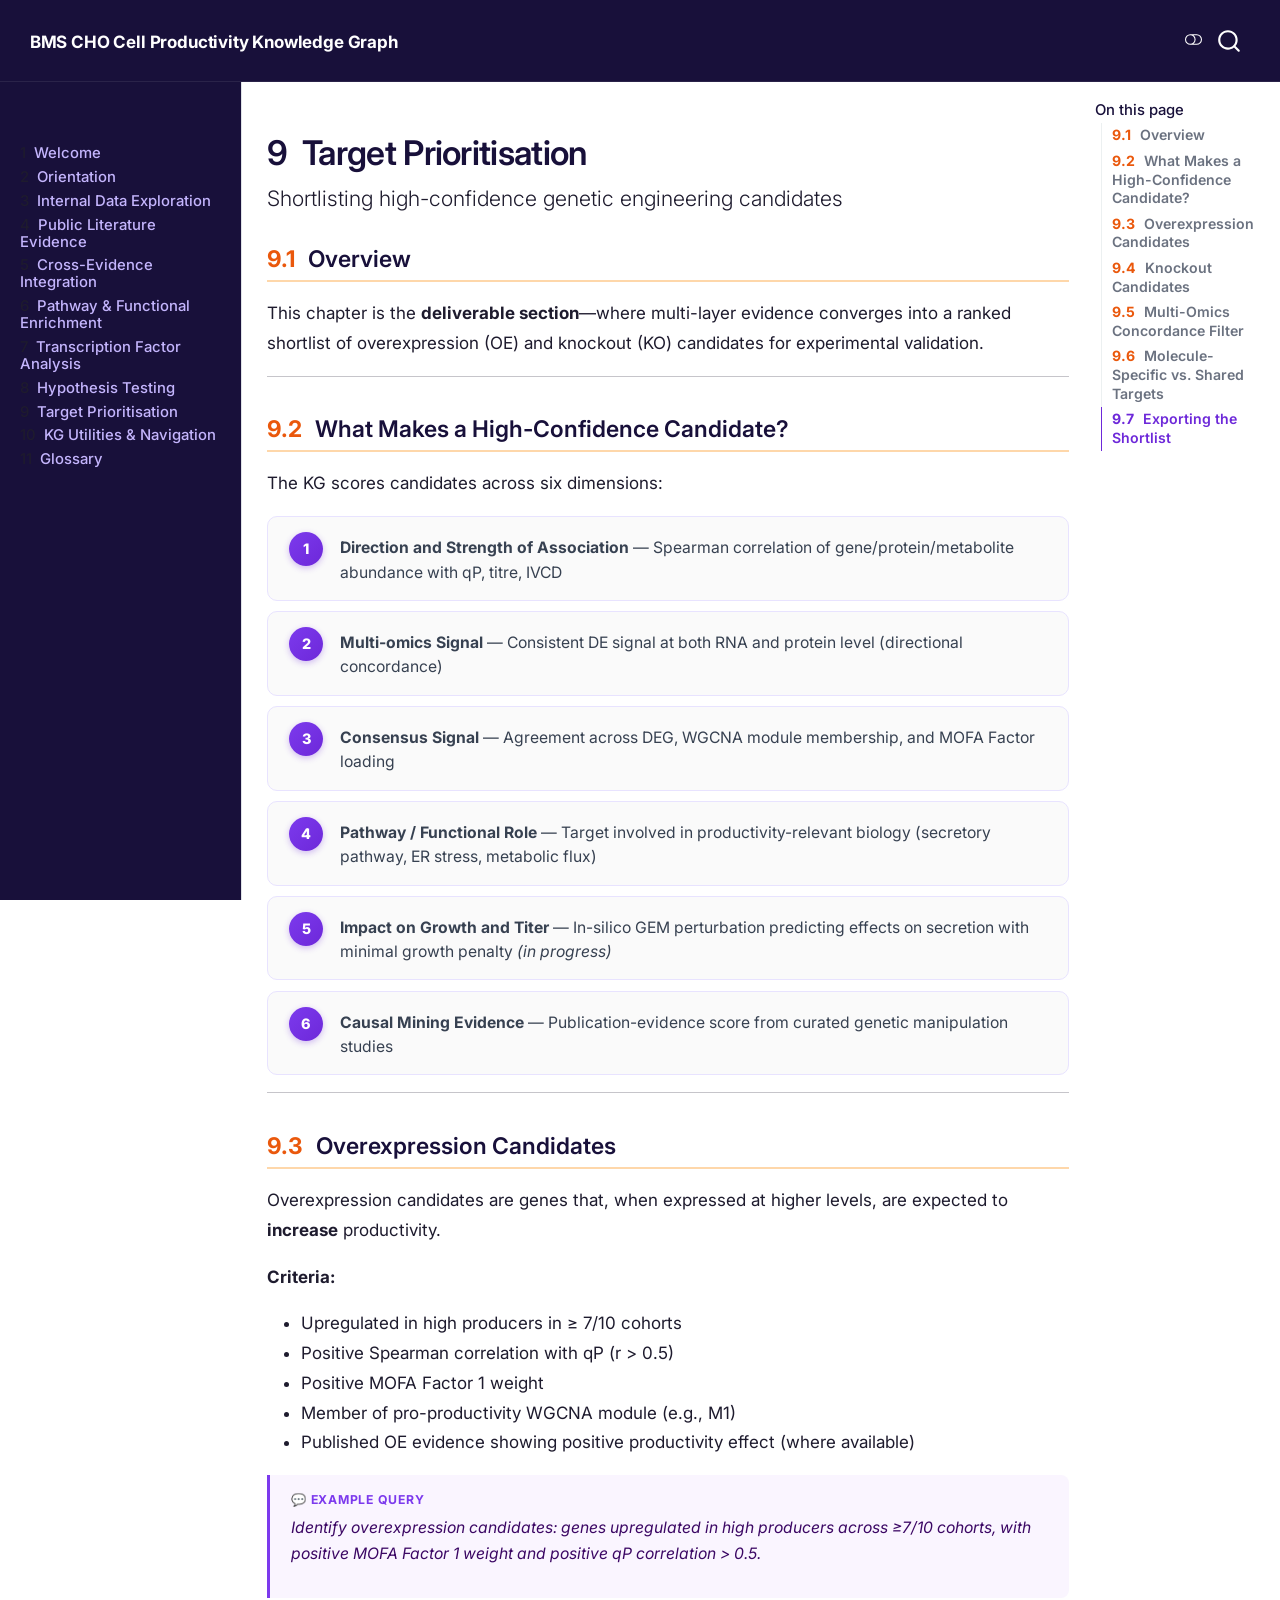
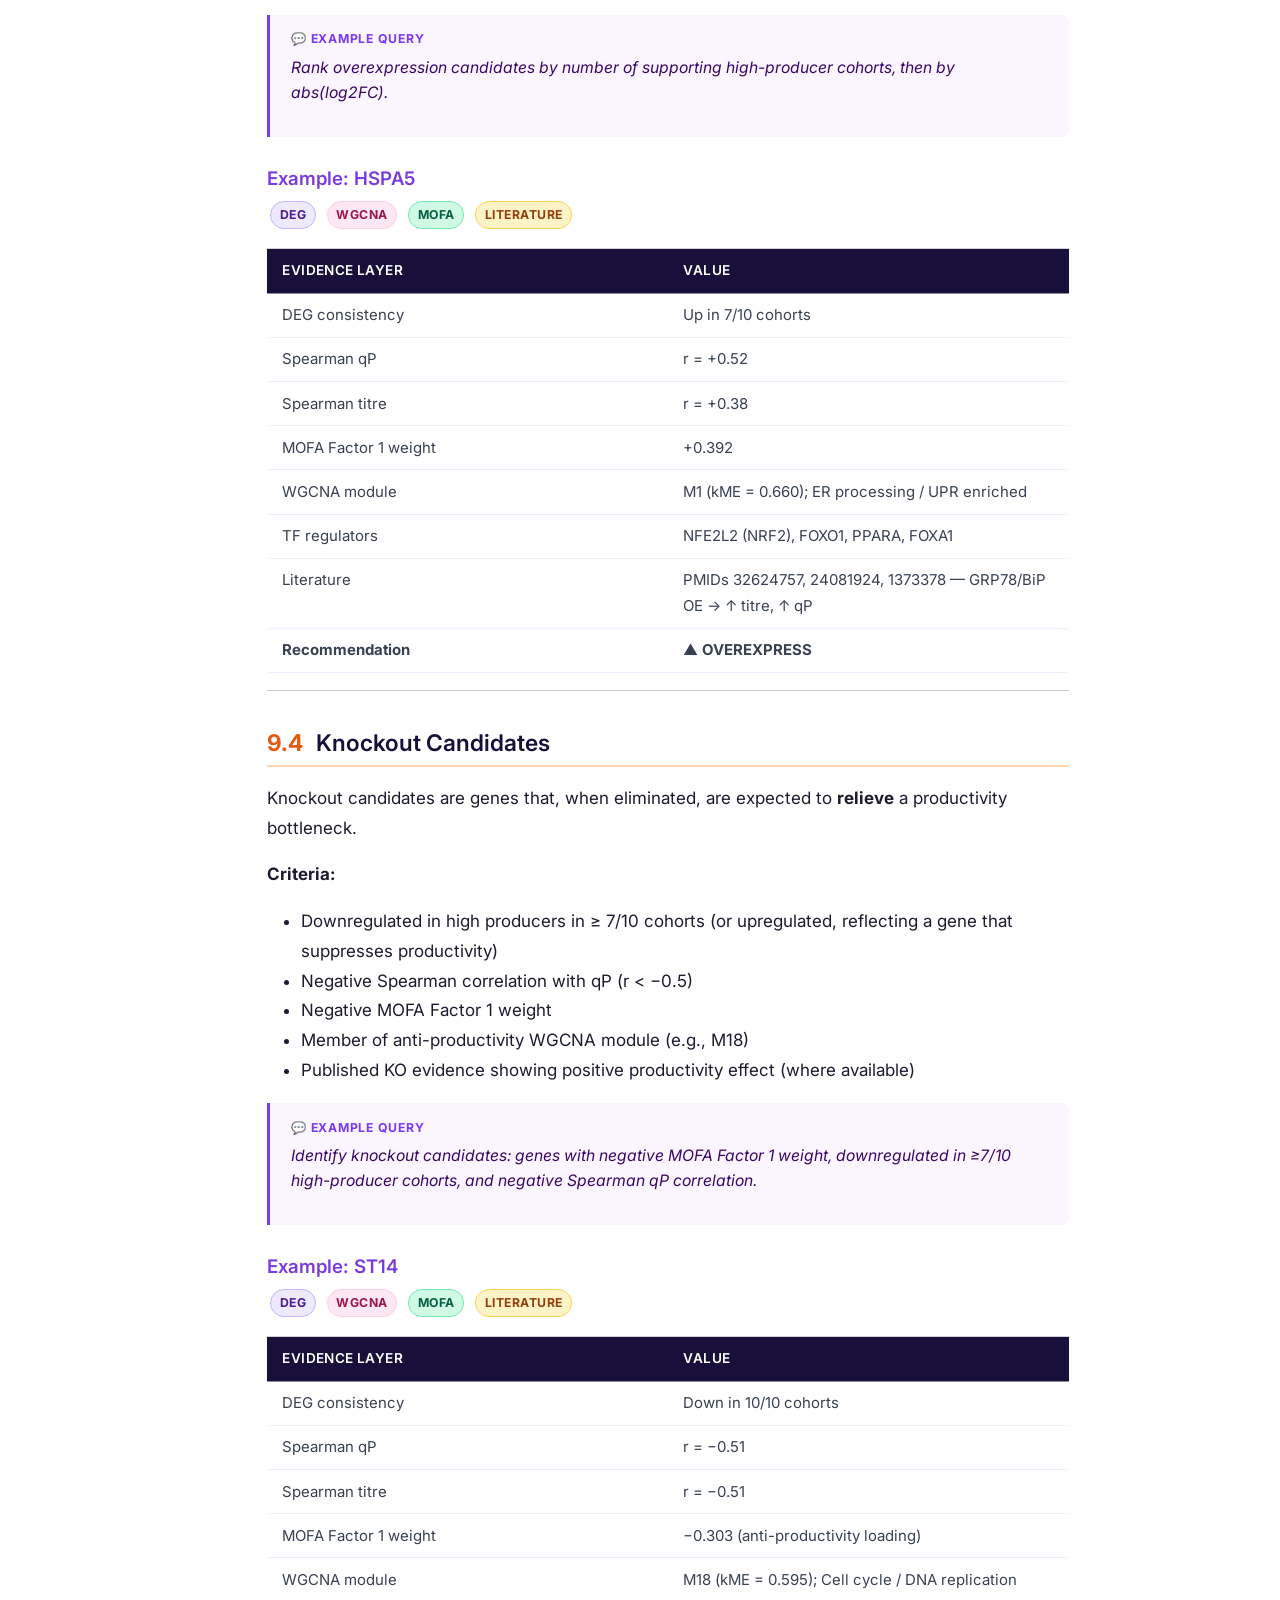
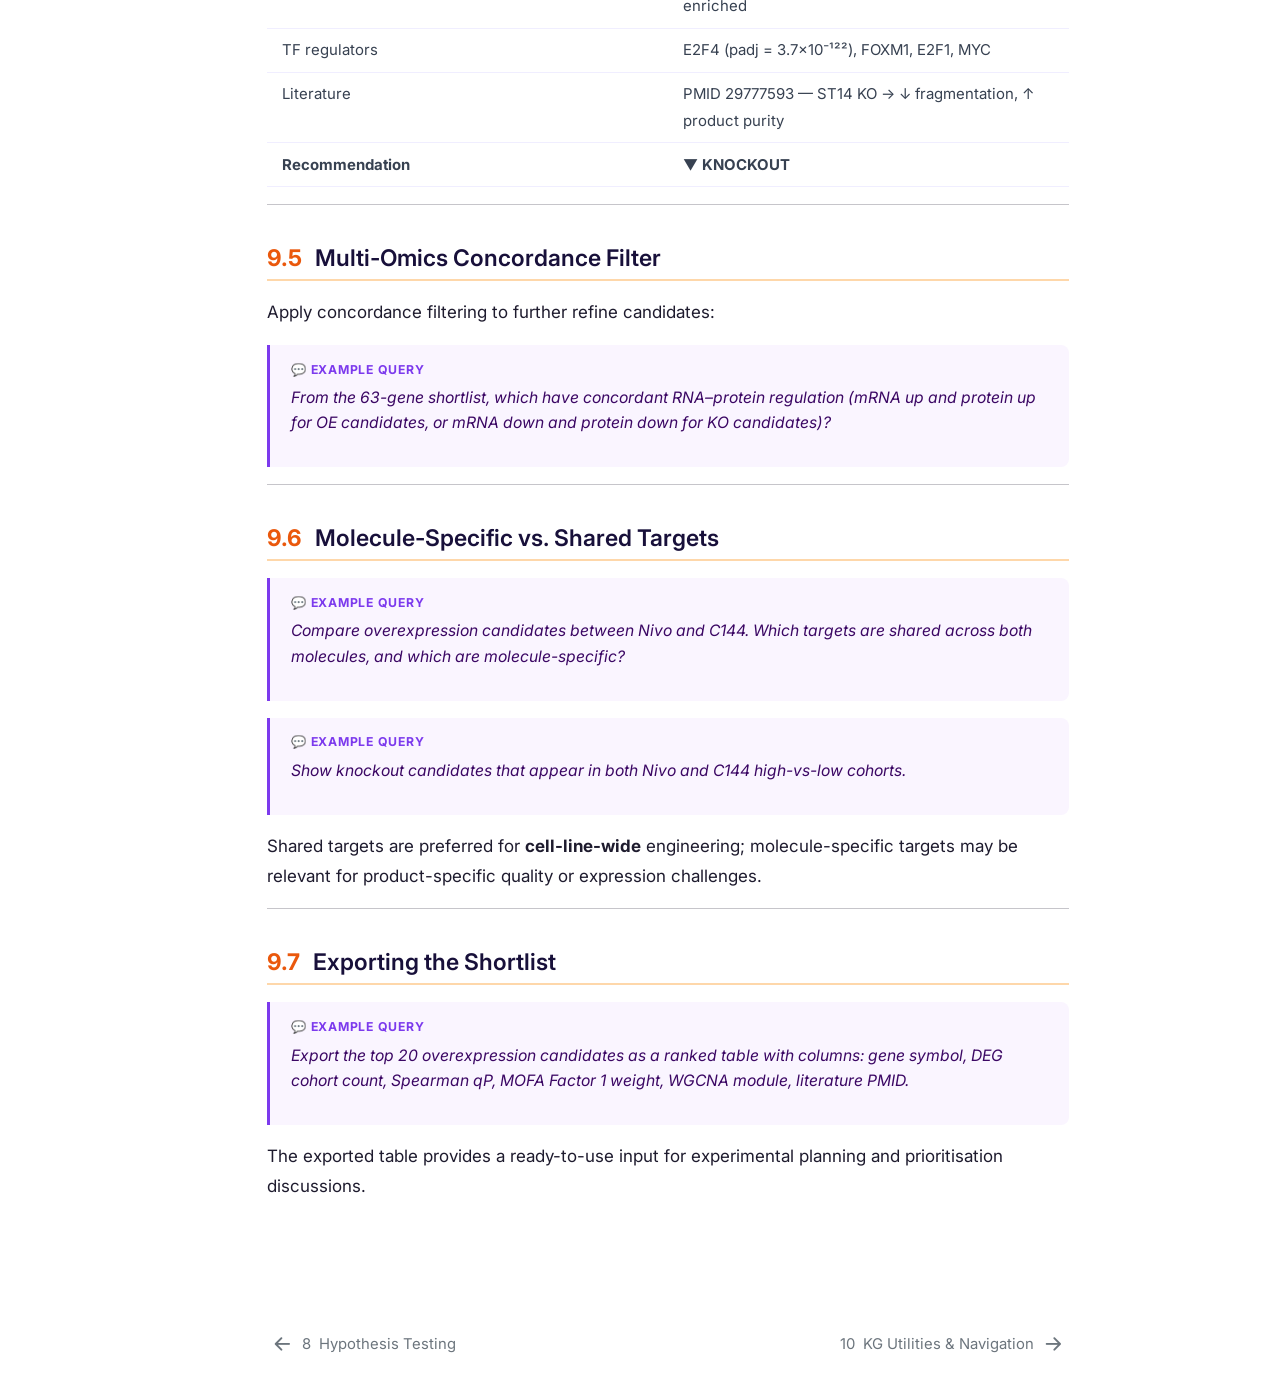
<file: _book/chapters/08-target-prioritization.html>
<!DOCTYPE html>
<html xmlns="http://www.w3.org/1999/xhtml" lang="en" xml:lang="en"><head>

<meta charset="utf-8">
<meta name="generator" content="quarto-1.9.36">

<meta name="viewport" content="width=device-width, initial-scale=1.0, user-scalable=yes">

<meta name="description" content="A comprehensive guide to querying, interpreting, and deriving actionable insights from the BMS CHO Cell Productivity Knowledge Graph.">

<title>9&nbsp; Target Prioritisation – BMS CHO Cell Productivity Knowledge Graph</title>
<style>
/* Default styles provided by pandoc.
** See https://pandoc.org/MANUAL.html#variables-for-html for config info.
*/
code{white-space: pre-wrap;}
span.smallcaps{font-variant: small-caps;}
div.columns{display: flex; gap: min(4vw, 1.5em);}
div.column{flex: auto; overflow-x: auto;}
div.hanging-indent{margin-left: 1.5em; text-indent: -1.5em;}
ul.task-list{list-style: none;}
ul.task-list li input[type="checkbox"] {
  width: 0.8em;
  margin: 0 0.8em 0.2em -1em; /* quarto-specific, see https://github.com/quarto-dev/quarto-cli/issues/4556 */ 
  vertical-align: middle;
}
</style>


<script src="../site_libs/quarto-nav/quarto-nav.js"></script>
<script src="../site_libs/quarto-nav/headroom.min.js"></script>
<script src="../site_libs/clipboard/clipboard.min.js"></script>
<script src="../site_libs/quarto-search/autocomplete.umd.js"></script>
<script src="../site_libs/quarto-search/fuse.min.js"></script>
<script src="../site_libs/quarto-search/quarto-search.js"></script>
<meta name="quarto:offset" content="../">
<link href="../chapters/09-utilities.html" rel="next">
<link href="../chapters/07-hypothesis-testing.html" rel="prev">
<script src="../site_libs/quarto-html/quarto.js" type="module"></script>
<script src="../site_libs/quarto-html/tabsets/tabsets.js" type="module"></script>
<script src="../site_libs/quarto-html/popper.min.js"></script>
<script src="../site_libs/quarto-html/tippy.umd.min.js"></script>
<script src="../site_libs/quarto-html/anchor.min.js"></script>
<link href="../site_libs/quarto-html/tippy.css" rel="stylesheet">
<link href="../site_libs/quarto-html/quarto-syntax-highlighting-156c76771fd2490d2eb8da209f6ee8fd.css" rel="stylesheet" class="quarto-color-scheme" id="quarto-text-highlighting-styles">
<link href="../site_libs/quarto-html/quarto-syntax-highlighting-dark-9d999877f3c5e6af240db9c54b9fdcfe.css" rel="stylesheet" class="quarto-color-scheme quarto-color-alternate" id="quarto-text-highlighting-styles">
<link href="../site_libs/quarto-html/quarto-syntax-highlighting-156c76771fd2490d2eb8da209f6ee8fd.css" rel="stylesheet" class="quarto-color-scheme-extra" id="quarto-text-highlighting-styles">
<script src="../site_libs/bootstrap/bootstrap.min.js"></script>
<link href="../site_libs/bootstrap/bootstrap-icons.css" rel="stylesheet">
<link href="../site_libs/bootstrap/bootstrap-00e9f1b5a2752f8c4356c5c7caae83e0.min.css" rel="stylesheet" append-hash="true" class="quarto-color-scheme" id="quarto-bootstrap" data-mode="light">
<link href="../site_libs/bootstrap/bootstrap-dark-c3cbe804e7477162f487d173cf7d653f.min.css" rel="stylesheet" append-hash="true" class="quarto-color-scheme quarto-color-alternate" id="quarto-bootstrap" data-mode="dark">
<link href="../site_libs/bootstrap/bootstrap-00e9f1b5a2752f8c4356c5c7caae83e0.min.css" rel="stylesheet" append-hash="true" class="quarto-color-scheme-extra" id="quarto-bootstrap" data-mode="light">
<script id="quarto-search-options" type="application/json">{
  "location": "navbar",
  "copy-button": false,
  "collapse-after": 3,
  "panel-placement": "end",
  "type": "overlay",
  "limit": 50,
  "keyboard-shortcut": [
    "f",
    "/",
    "s"
  ],
  "show-item-context": false,
  "language": {
    "search-no-results-text": "No results",
    "search-matching-documents-text": "matching documents",
    "search-copy-link-title": "Copy link to search",
    "search-hide-matches-text": "Hide additional matches",
    "search-more-match-text": "more match in this document",
    "search-more-matches-text": "more matches in this document",
    "search-clear-button-title": "Clear",
    "search-text-placeholder": "",
    "search-detached-cancel-button-title": "Cancel",
    "search-submit-button-title": "Submit",
    "search-label": "Search"
  }
}</script>
<style>html{ scroll-behavior: smooth; }</style>


</head>

<body class="nav-sidebar docked nav-fixed quarto-light"><script id="quarto-html-before-body" type="application/javascript">
    const toggleBodyColorMode = (bsSheetEl) => {
      const mode = bsSheetEl.getAttribute("data-mode");
      const bodyEl = window.document.querySelector("body");
      if (mode === "dark") {
        bodyEl.classList.add("quarto-dark");
        bodyEl.classList.remove("quarto-light");
      } else {
        bodyEl.classList.add("quarto-light");
        bodyEl.classList.remove("quarto-dark");
      }
    }
    const toggleBodyColorPrimary = () => {
      const bsSheetEl = window.document.querySelector("link#quarto-bootstrap:not([rel=disabled-stylesheet])");
      if (bsSheetEl) {
        toggleBodyColorMode(bsSheetEl);
      }
    }
    const setColorSchemeToggle = (alternate) => {
      const toggles = window.document.querySelectorAll('.quarto-color-scheme-toggle');
      for (let i=0; i < toggles.length; i++) {
        const toggle = toggles[i];
        if (toggle) {
          if (alternate) {
            toggle.classList.add("alternate");
          } else {
            toggle.classList.remove("alternate");
          }
        }
      }
    };
    const toggleColorMode = (alternate) => {
      // Switch the stylesheets
      const primaryStylesheets = window.document.querySelectorAll('link.quarto-color-scheme:not(.quarto-color-alternate)');
      const alternateStylesheets = window.document.querySelectorAll('link.quarto-color-scheme.quarto-color-alternate');
      manageTransitions('#quarto-margin-sidebar .nav-link', false);
      if (alternate) {
        // note: dark is layered on light, we don't disable primary!
        enableStylesheet(alternateStylesheets);
        for (const sheetNode of alternateStylesheets) {
          if (sheetNode.id === "quarto-bootstrap") {
            toggleBodyColorMode(sheetNode);
          }
        }
      } else {
        disableStylesheet(alternateStylesheets);
        enableStylesheet(primaryStylesheets)
        toggleBodyColorPrimary();
      }
      manageTransitions('#quarto-margin-sidebar .nav-link', true);
      // Switch the toggles
      setColorSchemeToggle(alternate)
      // Hack to workaround the fact that safari doesn't
      // properly recolor the scrollbar when toggling (#1455)
      if (navigator.userAgent.indexOf('Safari') > 0 && navigator.userAgent.indexOf('Chrome') == -1) {
        manageTransitions("body", false);
        window.scrollTo(0, 1);
        setTimeout(() => {
          window.scrollTo(0, 0);
          manageTransitions("body", true);
        }, 40);
      }
    }
    const disableStylesheet = (stylesheets) => {
      for (let i=0; i < stylesheets.length; i++) {
        const stylesheet = stylesheets[i];
        stylesheet.rel = 'disabled-stylesheet';
      }
    }
    const enableStylesheet = (stylesheets) => {
      for (let i=0; i < stylesheets.length; i++) {
        const stylesheet = stylesheets[i];
        if(stylesheet.rel !== 'stylesheet') { // for Chrome, which will still FOUC without this check
          stylesheet.rel = 'stylesheet';
        }
      }
    }
    const manageTransitions = (selector, allowTransitions) => {
      const els = window.document.querySelectorAll(selector);
      for (let i=0; i < els.length; i++) {
        const el = els[i];
        if (allowTransitions) {
          el.classList.remove('notransition');
        } else {
          el.classList.add('notransition');
        }
      }
    }
    const isFileUrl = () => {
      return window.location.protocol === 'file:';
    }
    const hasAlternateSentinel = () => {
      let styleSentinel = getColorSchemeSentinel();
      if (styleSentinel !== null) {
        return styleSentinel === "alternate";
      } else {
        return false;
      }
    }
    const setStyleSentinel = (alternate) => {
      const value = alternate ? "alternate" : "default";
      if (!isFileUrl()) {
        window.localStorage.setItem("quarto-color-scheme", value);
      } else {
        localAlternateSentinel = value;
      }
    }
    const getColorSchemeSentinel = () => {
      if (!isFileUrl()) {
        const storageValue = window.localStorage.getItem("quarto-color-scheme");
        return storageValue != null ? storageValue : localAlternateSentinel;
      } else {
        return localAlternateSentinel;
      }
    }
    const toggleGiscusIfUsed = (isAlternate, darkModeDefault) => {
      const baseTheme = document.querySelector('#giscus-base-theme')?.value ?? 'light';
      const alternateTheme = document.querySelector('#giscus-alt-theme')?.value ?? 'dark';
      let newTheme = '';
      if(authorPrefersDark) {
        newTheme = isAlternate ? baseTheme : alternateTheme;
      } else {
        newTheme = isAlternate ? alternateTheme : baseTheme;
      }
      const changeGiscusTheme = () => {
        // From: https://github.com/giscus/giscus/issues/336
        const sendMessage = (message) => {
          const iframe = document.querySelector('iframe.giscus-frame');
          if (!iframe) return;
          iframe.contentWindow.postMessage({ giscus: message }, 'https://giscus.app');
        }
        sendMessage({
          setConfig: {
            theme: newTheme
          }
        });
      }
      const isGiscussLoaded = window.document.querySelector('iframe.giscus-frame') !== null;
      if (isGiscussLoaded) {
        changeGiscusTheme();
      }
    };
    const authorPrefersDark = false;
    const darkModeDefault = authorPrefersDark;
      document.querySelector('link#quarto-text-highlighting-styles.quarto-color-scheme-extra').rel = 'disabled-stylesheet';
      document.querySelector('link#quarto-bootstrap.quarto-color-scheme-extra').rel = 'disabled-stylesheet';
    let localAlternateSentinel = darkModeDefault ? 'alternate' : 'default';
    // Dark / light mode switch
    window.quartoToggleColorScheme = () => {
      // Read the current dark / light value
      let toAlternate = !hasAlternateSentinel();
      toggleColorMode(toAlternate);
      setStyleSentinel(toAlternate);
      toggleGiscusIfUsed(toAlternate, darkModeDefault);
      window.dispatchEvent(new Event('resize'));
    };
    // Switch to dark mode if need be
    if (hasAlternateSentinel()) {
      toggleColorMode(true);
    } else {
      toggleColorMode(false);
    }
  </script>

<div id="quarto-search-results"></div>
  <header id="quarto-header" class="headroom fixed-top">
    <nav class="navbar navbar-expand-lg " data-bs-theme="dark">
      <div class="navbar-container container-fluid">
      <div class="navbar-brand-container mx-auto">
    <a class="navbar-brand" href="../index.html">
    <span class="navbar-title">BMS CHO Cell Productivity Knowledge Graph</span>
    </a>
  </div>
        <div class="quarto-navbar-tools tools-end">
  <a href="" class="quarto-color-scheme-toggle quarto-navigation-tool  px-1" onclick="window.quartoToggleColorScheme(); return false;" title="Toggle dark mode"><i class="bi"></i></a>
</div>
          <div id="quarto-search" class="" title="Search"></div>
      </div> <!-- /container-fluid -->
    </nav>
  <nav class="quarto-secondary-nav">
    <div class="container-fluid d-flex">
      <button type="button" class="quarto-btn-toggle btn" data-bs-toggle="collapse" role="button" data-bs-target=".quarto-sidebar-collapse-item" aria-controls="quarto-sidebar" aria-expanded="false" aria-label="Toggle sidebar navigation" onclick="if (window.quartoToggleHeadroom) { window.quartoToggleHeadroom(); }">
        <i class="bi bi-layout-text-sidebar-reverse"></i>
      </button>
        <nav class="quarto-page-breadcrumbs" aria-label="breadcrumb"><ol class="breadcrumb"><li class="breadcrumb-item"><a href="../chapters/08-target-prioritization.html"><span class="chapter-number">9</span>&nbsp; <span class="chapter-title">Target Prioritisation</span></a></li></ol></nav>
        <a class="flex-grow-1" role="navigation" data-bs-toggle="collapse" data-bs-target=".quarto-sidebar-collapse-item" aria-controls="quarto-sidebar" aria-expanded="false" aria-label="Toggle sidebar navigation" onclick="if (window.quartoToggleHeadroom) { window.quartoToggleHeadroom(); }">      
        </a>
      <button type="button" class="btn quarto-search-button" aria-label="Search" onclick="window.quartoOpenSearch();">
        <i class="bi bi-search"></i>
      </button>
    </div>
  </nav>
</header>
<!-- content -->
<div id="quarto-content" class="quarto-container page-columns page-rows-contents page-layout-article page-navbar">
<!-- sidebar -->
  <nav id="quarto-sidebar" class="sidebar collapse collapse-horizontal quarto-sidebar-collapse-item sidebar-navigation docked overflow-auto">
        <div class="mt-2 flex-shrink-0 align-items-center">
        <div class="sidebar-search">
        <div id="quarto-search" class="" title="Search"></div>
        </div>
        </div>
    <div class="sidebar-menu-container"> 
    <ul class="list-unstyled mt-1">
        <li class="sidebar-item">
  <div class="sidebar-item-container"> 
  <a href="../index.html" class="sidebar-item-text sidebar-link">
 <span class="menu-text"><span class="chapter-number">1</span>&nbsp; <span class="chapter-title">Welcome</span></span></a>
  </div>
</li>
        <li class="sidebar-item">
  <div class="sidebar-item-container"> 
  <a href="../chapters/01-orientation.html" class="sidebar-item-text sidebar-link">
 <span class="menu-text"><span class="chapter-number">2</span>&nbsp; <span class="chapter-title">Orientation</span></span></a>
  </div>
</li>
        <li class="sidebar-item">
  <div class="sidebar-item-container"> 
  <a href="../chapters/02-internal-data.html" class="sidebar-item-text sidebar-link">
 <span class="menu-text"><span class="chapter-number">3</span>&nbsp; <span class="chapter-title">Internal Data Exploration</span></span></a>
  </div>
</li>
        <li class="sidebar-item">
  <div class="sidebar-item-container"> 
  <a href="../chapters/03-public-literature.html" class="sidebar-item-text sidebar-link">
 <span class="menu-text"><span class="chapter-number">4</span>&nbsp; <span class="chapter-title">Public Literature Evidence</span></span></a>
  </div>
</li>
        <li class="sidebar-item">
  <div class="sidebar-item-container"> 
  <a href="../chapters/04-cross-evidence.html" class="sidebar-item-text sidebar-link">
 <span class="menu-text"><span class="chapter-number">5</span>&nbsp; <span class="chapter-title">Cross-Evidence Integration</span></span></a>
  </div>
</li>
        <li class="sidebar-item">
  <div class="sidebar-item-container"> 
  <a href="../chapters/05-pathway-enrichment.html" class="sidebar-item-text sidebar-link">
 <span class="menu-text"><span class="chapter-number">6</span>&nbsp; <span class="chapter-title">Pathway &amp; Functional Enrichment</span></span></a>
  </div>
</li>
        <li class="sidebar-item">
  <div class="sidebar-item-container"> 
  <a href="../chapters/06-transcription-factors.html" class="sidebar-item-text sidebar-link">
 <span class="menu-text"><span class="chapter-number">7</span>&nbsp; <span class="chapter-title">Transcription Factor Analysis</span></span></a>
  </div>
</li>
        <li class="sidebar-item">
  <div class="sidebar-item-container"> 
  <a href="../chapters/07-hypothesis-testing.html" class="sidebar-item-text sidebar-link">
 <span class="menu-text"><span class="chapter-number">8</span>&nbsp; <span class="chapter-title">Hypothesis Testing</span></span></a>
  </div>
</li>
        <li class="sidebar-item">
  <div class="sidebar-item-container"> 
  <a href="../chapters/08-target-prioritization.html" class="sidebar-item-text sidebar-link active">
 <span class="menu-text"><span class="chapter-number">9</span>&nbsp; <span class="chapter-title">Target Prioritisation</span></span></a>
  </div>
</li>
        <li class="sidebar-item">
  <div class="sidebar-item-container"> 
  <a href="../chapters/09-utilities.html" class="sidebar-item-text sidebar-link">
 <span class="menu-text"><span class="chapter-number">10</span>&nbsp; <span class="chapter-title">KG Utilities &amp; Navigation</span></span></a>
  </div>
</li>
        <li class="sidebar-item">
  <div class="sidebar-item-container"> 
  <a href="../chapters/glossary.html" class="sidebar-item-text sidebar-link">
 <span class="menu-text"><span class="chapter-number">11</span>&nbsp; <span class="chapter-title">Glossary</span></span></a>
  </div>
</li>
    </ul>
    </div>
</nav>
<div id="quarto-sidebar-glass" class="quarto-sidebar-collapse-item" data-bs-toggle="collapse" data-bs-target=".quarto-sidebar-collapse-item"></div>
<!-- margin-sidebar -->
    <div id="quarto-margin-sidebar" class="sidebar margin-sidebar">
        <nav id="TOC" role="doc-toc" class="toc-active">
    <h2 id="toc-title">On this page</h2>
   
  <ul>
  <li><a href="#sec-targets" id="toc-sec-targets" class="nav-link active" data-scroll-target="#sec-targets"><span class="header-section-number">9.1</span> Overview</a></li>
  <li><a href="#what-makes-a-high-confidence-candidate" id="toc-what-makes-a-high-confidence-candidate" class="nav-link" data-scroll-target="#what-makes-a-high-confidence-candidate"><span class="header-section-number">9.2</span> What Makes a High-Confidence Candidate?</a></li>
  <li><a href="#overexpression-candidates" id="toc-overexpression-candidates" class="nav-link" data-scroll-target="#overexpression-candidates"><span class="header-section-number">9.3</span> Overexpression Candidates</a>
  <ul class="collapse">
  <li><a href="#example-hspa5" id="toc-example-hspa5" class="nav-link" data-scroll-target="#example-hspa5">Example: HSPA5</a></li>
  </ul></li>
  <li><a href="#knockout-candidates" id="toc-knockout-candidates" class="nav-link" data-scroll-target="#knockout-candidates"><span class="header-section-number">9.4</span> Knockout Candidates</a>
  <ul class="collapse">
  <li><a href="#example-st14" id="toc-example-st14" class="nav-link" data-scroll-target="#example-st14">Example: ST14</a></li>
  </ul></li>
  <li><a href="#multi-omics-concordance-filter" id="toc-multi-omics-concordance-filter" class="nav-link" data-scroll-target="#multi-omics-concordance-filter"><span class="header-section-number">9.5</span> Multi-Omics Concordance Filter</a></li>
  <li><a href="#molecule-specific-vs.-shared-targets" id="toc-molecule-specific-vs.-shared-targets" class="nav-link" data-scroll-target="#molecule-specific-vs.-shared-targets"><span class="header-section-number">9.6</span> Molecule-Specific vs.&nbsp;Shared Targets</a></li>
  <li><a href="#exporting-the-shortlist" id="toc-exporting-the-shortlist" class="nav-link" data-scroll-target="#exporting-the-shortlist"><span class="header-section-number">9.7</span> Exporting the Shortlist</a></li>
  </ul>
</nav>
    </div>
<!-- main -->
<main class="content" id="quarto-document-content">


<header id="title-block-header" class="quarto-title-block default">
<div class="quarto-title">
<h1 class="title"><span class="chapter-number">9</span>&nbsp; <span class="chapter-title">Target Prioritisation</span></h1>
<p class="subtitle lead">Shortlisting high-confidence genetic engineering candidates</p>
</div>



<div class="quarto-title-meta">

    
  
    
  </div>
  


</header>


<section id="sec-targets" class="level2" data-number="9.1">
<h2 data-number="9.1" class="anchored" data-anchor-id="sec-targets"><span class="header-section-number">9.1</span> Overview</h2>
<p>This chapter is the <strong>deliverable section</strong>—where multi-layer evidence converges into a ranked shortlist of overexpression (OE) and knockout (KO) candidates for experimental validation.</p>
<hr>
</section>
<section id="what-makes-a-high-confidence-candidate" class="level2" data-number="9.2">
<h2 data-number="9.2" class="anchored" data-anchor-id="what-makes-a-high-confidence-candidate"><span class="header-section-number">9.2</span> What Makes a High-Confidence Candidate?</h2>
<p>The KG scores candidates across six dimensions:</p>
<div class="step-box"><div class="step-number">1</div><div><strong>Direction and Strength of Association</strong> — Spearman correlation of gene/protein/metabolite abundance with qP, titre, IVCD</div></div>
<div class="step-box"><div class="step-number">2</div><div><strong>Multi-omics Signal</strong> — Consistent DE signal at both RNA and protein level (directional concordance)</div></div>
<div class="step-box"><div class="step-number">3</div><div><strong>Consensus Signal</strong> — Agreement across DEG, WGCNA module membership, and MOFA Factor loading</div></div>
<div class="step-box"><div class="step-number">4</div><div><strong>Pathway / Functional Role</strong> — Target involved in productivity-relevant biology (secretory pathway, ER stress, metabolic flux)</div></div>
<div class="step-box"><div class="step-number">5</div><div><strong>Impact on Growth and Titer</strong> — In-silico GEM perturbation predicting effects on secretion with minimal growth penalty <em>(in progress)</em></div></div>
<div class="step-box"><div class="step-number">6</div><div><strong>Causal Mining Evidence</strong> — Publication-evidence score from curated genetic manipulation studies</div></div>
<hr>
</section>
<section id="overexpression-candidates" class="level2" data-number="9.3">
<h2 data-number="9.3" class="anchored" data-anchor-id="overexpression-candidates"><span class="header-section-number">9.3</span> Overexpression Candidates</h2>
<p>Overexpression candidates are genes that, when expressed at higher levels, are expected to <strong>increase</strong> productivity.</p>
<p><strong>Criteria:</strong></p>
<ul>
<li>Upregulated in high producers in ≥ 7/10 cohorts</li>
<li>Positive Spearman correlation with qP (r &gt; 0.5)</li>
<li>Positive MOFA Factor 1 weight</li>
<li>Member of pro-productivity WGCNA module (e.g., M1)</li>
<li>Published OE evidence showing positive productivity effect (where available)</li>
</ul>
<div class="query-box">
<p>Identify overexpression candidates: genes upregulated in high producers across ≥7/10 cohorts, with positive MOFA Factor 1 weight and positive qP correlation &gt; 0.5.</p>
</div>
<div class="query-box">
<p>Rank overexpression candidates by number of supporting high-producer cohorts, then by abs(log2FC).</p>
</div>
<section id="example-hspa5" class="level3">
<h3 class="anchored" data-anchor-id="example-hspa5">Example: HSPA5</h3>
<p><span class="evidence-badge badge-deg">DEG</span> <span class="evidence-badge badge-wgcna">WGCNA</span> <span class="evidence-badge badge-mofa">MOFA</span> <span class="evidence-badge badge-lit">Literature</span></p>
<table class="caption-top table">
<colgroup>
<col style="width: 50%">
<col style="width: 50%">
</colgroup>
<thead>
<tr class="header">
<th>Evidence layer</th>
<th>Value</th>
</tr>
</thead>
<tbody>
<tr class="odd">
<td>DEG consistency</td>
<td>Up in 7/10 cohorts</td>
</tr>
<tr class="even">
<td>Spearman qP</td>
<td>r = +0.52</td>
</tr>
<tr class="odd">
<td>Spearman titre</td>
<td>r = +0.38</td>
</tr>
<tr class="even">
<td>MOFA Factor 1 weight</td>
<td>+0.392</td>
</tr>
<tr class="odd">
<td>WGCNA module</td>
<td>M1 (kME = 0.660); ER processing / UPR enriched</td>
</tr>
<tr class="even">
<td>TF regulators</td>
<td>NFE2L2 (NRF2), FOXO1, PPARA, FOXA1</td>
</tr>
<tr class="odd">
<td>Literature</td>
<td>PMIDs 32624757, 24081924, 1373378 — GRP78/BiP OE → ↑ titre, ↑ qP</td>
</tr>
<tr class="even">
<td><strong>Recommendation</strong></td>
<td>▲ <strong>OVEREXPRESS</strong></td>
</tr>
</tbody>
</table>
<hr>
</section>
</section>
<section id="knockout-candidates" class="level2" data-number="9.4">
<h2 data-number="9.4" class="anchored" data-anchor-id="knockout-candidates"><span class="header-section-number">9.4</span> Knockout Candidates</h2>
<p>Knockout candidates are genes that, when eliminated, are expected to <strong>relieve</strong> a productivity bottleneck.</p>
<p><strong>Criteria:</strong></p>
<ul>
<li>Downregulated in high producers in ≥ 7/10 cohorts (or upregulated, reflecting a gene that suppresses productivity)</li>
<li>Negative Spearman correlation with qP (r &lt; −0.5)</li>
<li>Negative MOFA Factor 1 weight</li>
<li>Member of anti-productivity WGCNA module (e.g., M18)</li>
<li>Published KO evidence showing positive productivity effect (where available)</li>
</ul>
<div class="query-box">
<p>Identify knockout candidates: genes with negative MOFA Factor 1 weight, downregulated in ≥7/10 high-producer cohorts, and negative Spearman qP correlation.</p>
</div>
<section id="example-st14" class="level3">
<h3 class="anchored" data-anchor-id="example-st14">Example: ST14</h3>
<p><span class="evidence-badge badge-deg">DEG</span> <span class="evidence-badge badge-wgcna">WGCNA</span> <span class="evidence-badge badge-mofa">MOFA</span> <span class="evidence-badge badge-lit">Literature</span></p>
<table class="caption-top table">
<colgroup>
<col style="width: 50%">
<col style="width: 50%">
</colgroup>
<thead>
<tr class="header">
<th>Evidence layer</th>
<th>Value</th>
</tr>
</thead>
<tbody>
<tr class="odd">
<td>DEG consistency</td>
<td>Down in 10/10 cohorts</td>
</tr>
<tr class="even">
<td>Spearman qP</td>
<td>r = −0.51</td>
</tr>
<tr class="odd">
<td>Spearman titre</td>
<td>r = −0.51</td>
</tr>
<tr class="even">
<td>MOFA Factor 1 weight</td>
<td>−0.303 (anti-productivity loading)</td>
</tr>
<tr class="odd">
<td>WGCNA module</td>
<td>M18 (kME = 0.595); Cell cycle / DNA replication enriched</td>
</tr>
<tr class="even">
<td>TF regulators</td>
<td>E2F4 (padj = 3.7×10⁻¹²²), FOXM1, E2F1, MYC</td>
</tr>
<tr class="odd">
<td>Literature</td>
<td>PMID 29777593 — ST14 KO → ↓ fragmentation, ↑ product purity</td>
</tr>
<tr class="even">
<td><strong>Recommendation</strong></td>
<td>▼ <strong>KNOCKOUT</strong></td>
</tr>
</tbody>
</table>
<hr>
</section>
</section>
<section id="multi-omics-concordance-filter" class="level2" data-number="9.5">
<h2 data-number="9.5" class="anchored" data-anchor-id="multi-omics-concordance-filter"><span class="header-section-number">9.5</span> Multi-Omics Concordance Filter</h2>
<p>Apply concordance filtering to further refine candidates:</p>
<div class="query-box">
<p>From the 63-gene shortlist, which have concordant RNA–protein regulation (mRNA up and protein up for OE candidates, or mRNA down and protein down for KO candidates)?</p>
</div>
<hr>
</section>
<section id="molecule-specific-vs.-shared-targets" class="level2" data-number="9.6">
<h2 data-number="9.6" class="anchored" data-anchor-id="molecule-specific-vs.-shared-targets"><span class="header-section-number">9.6</span> Molecule-Specific vs.&nbsp;Shared Targets</h2>
<div class="query-box">
<p>Compare overexpression candidates between Nivo and C144. Which targets are shared across both molecules, and which are molecule-specific?</p>
</div>
<div class="query-box">
<p>Show knockout candidates that appear in both Nivo and C144 high-vs-low cohorts.</p>
</div>
<p>Shared targets are preferred for <strong>cell-line-wide</strong> engineering; molecule-specific targets may be relevant for product-specific quality or expression challenges.</p>
<hr>
</section>
<section id="exporting-the-shortlist" class="level2" data-number="9.7">
<h2 data-number="9.7" class="anchored" data-anchor-id="exporting-the-shortlist"><span class="header-section-number">9.7</span> Exporting the Shortlist</h2>
<div class="query-box">
<p>Export the top 20 overexpression candidates as a ranked table with columns: gene symbol, DEG cohort count, Spearman qP, MOFA Factor 1 weight, WGCNA module, literature PMID.</p>
</div>
<p>The exported table provides a ready-to-use input for experimental planning and prioritisation discussions.</p>


</section>

</main> <!-- /main -->
<script id="quarto-html-after-body" type="application/javascript">
  window.document.addEventListener("DOMContentLoaded", function (event) {
    // Ensure there is a toggle, if there isn't float one in the top right
    if (window.document.querySelector('.quarto-color-scheme-toggle') === null) {
      const a = window.document.createElement('a');
      a.classList.add('top-right');
      a.classList.add('quarto-color-scheme-toggle');
      a.href = "";
      a.onclick = function() { try { window.quartoToggleColorScheme(); } catch {} return false; };
      const i = window.document.createElement("i");
      i.classList.add('bi');
      a.appendChild(i);
      window.document.body.appendChild(a);
    }
    setColorSchemeToggle(hasAlternateSentinel())
    const icon = "";
    const anchorJS = new window.AnchorJS();
    anchorJS.options = {
      placement: 'right',
      icon: icon
    };
    anchorJS.add('.anchored');
    const isCodeAnnotation = (el) => {
      for (const clz of el.classList) {
        if (clz.startsWith('code-annotation-')) {                     
          return true;
        }
      }
      return false;
    }
    const onCopySuccess = function(e) {
      // button target
      const button = e.trigger;
      // don't keep focus
      button.blur();
      // flash "checked"
      button.classList.add('code-copy-button-checked');
      var currentTitle = button.getAttribute("title");
      button.setAttribute("title", "Copied!");
      let tooltip;
      if (window.bootstrap) {
        button.setAttribute("data-bs-toggle", "tooltip");
        button.setAttribute("data-bs-placement", "left");
        button.setAttribute("data-bs-title", "Copied!");
        tooltip = new bootstrap.Tooltip(button, 
          { trigger: "manual", 
            customClass: "code-copy-button-tooltip",
            offset: [0, -8]});
        tooltip.show();    
      }
      setTimeout(function() {
        if (tooltip) {
          tooltip.hide();
          button.removeAttribute("data-bs-title");
          button.removeAttribute("data-bs-toggle");
          button.removeAttribute("data-bs-placement");
        }
        button.setAttribute("title", currentTitle);
        button.classList.remove('code-copy-button-checked');
      }, 1000);
      // clear code selection
      e.clearSelection();
    }
    const getTextToCopy = function(trigger) {
      const outerScaffold = trigger.parentElement.cloneNode(true);
      const codeEl = outerScaffold.querySelector('code');
      for (const childEl of codeEl.children) {
        if (isCodeAnnotation(childEl)) {
          childEl.remove();
        }
      }
      return codeEl.innerText;
    }
    const clipboard = new window.ClipboardJS('.code-copy-button:not([data-in-quarto-modal])', {
      text: getTextToCopy
    });
    clipboard.on('success', onCopySuccess);
    if (window.document.getElementById('quarto-embedded-source-code-modal')) {
      const clipboardModal = new window.ClipboardJS('.code-copy-button[data-in-quarto-modal]', {
        text: getTextToCopy,
        container: window.document.getElementById('quarto-embedded-source-code-modal')
      });
      clipboardModal.on('success', onCopySuccess);
    }
      var localhostRegex = new RegExp(/^(?:http|https):\/\/localhost\:?[0-9]*\//);
      var mailtoRegex = new RegExp(/^mailto:/);
        var filterRegex = new RegExp('/' + window.location.host + '/');
      var isInternal = (href) => {
          return filterRegex.test(href) || localhostRegex.test(href) || mailtoRegex.test(href);
      }
      // Inspect non-navigation links and adorn them if external
     var links = window.document.querySelectorAll('a[href]:not(.nav-link):not(.navbar-brand):not(.toc-action):not(.sidebar-link):not(.sidebar-item-toggle):not(.pagination-link):not(.no-external):not([aria-hidden]):not(.dropdown-item):not(.quarto-navigation-tool):not(.about-link)');
      for (var i=0; i<links.length; i++) {
        const link = links[i];
        if (!isInternal(link.href)) {
          // undo the damage that might have been done by quarto-nav.js in the case of
          // links that we want to consider external
          if (link.dataset.originalHref !== undefined) {
            link.href = link.dataset.originalHref;
          }
            // target, if specified
            link.setAttribute("target", "_blank");
            if (link.getAttribute("rel") === null) {
              link.setAttribute("rel", "noopener");
            }
            // default icon
            link.classList.add("external");
        }
      }
    function tippyHover(el, contentFn, onTriggerFn, onUntriggerFn) {
      const config = {
        allowHTML: true,
        maxWidth: 500,
        delay: 100,
        arrow: false,
        appendTo: function(el) {
            return el.parentElement;
        },
        interactive: true,
        interactiveBorder: 10,
        theme: 'quarto',
        placement: 'bottom-start',
      };
      if (contentFn) {
        config.content = contentFn;
      }
      if (onTriggerFn) {
        config.onTrigger = onTriggerFn;
      }
      if (onUntriggerFn) {
        config.onUntrigger = onUntriggerFn;
      }
      window.tippy(el, config); 
    }
    const noterefs = window.document.querySelectorAll('a[role="doc-noteref"]');
    for (var i=0; i<noterefs.length; i++) {
      const ref = noterefs[i];
      tippyHover(ref, function() {
        // use id or data attribute instead here
        let href = ref.getAttribute('data-footnote-href') || ref.getAttribute('href');
        try { href = new URL(href).hash; } catch {}
        const id = href.replace(/^#\/?/, "");
        const note = window.document.getElementById(id);
        if (note) {
          return note.innerHTML;
        } else {
          return "";
        }
      });
    }
    const xrefs = window.document.querySelectorAll('a.quarto-xref');
    const processXRef = (id, note) => {
      // Strip column container classes
      const stripColumnClz = (el) => {
        el.classList.remove("page-full", "page-columns");
        if (el.children) {
          for (const child of el.children) {
            stripColumnClz(child);
          }
        }
      }
      stripColumnClz(note)
      if (id === null || id.startsWith('sec-')) {
        // Special case sections, only their first couple elements
        const container = document.createElement("div");
        if (note.children && note.children.length > 2) {
          container.appendChild(note.children[0].cloneNode(true));
          for (let i = 1; i < note.children.length; i++) {
            const child = note.children[i];
            if (child.tagName === "P" && child.innerText === "") {
              continue;
            } else {
              container.appendChild(child.cloneNode(true));
              break;
            }
          }
          if (window.Quarto?.typesetMath) {
            window.Quarto.typesetMath(container);
          }
          return container.innerHTML
        } else {
          if (window.Quarto?.typesetMath) {
            window.Quarto.typesetMath(note);
          }
          return note.innerHTML;
        }
      } else {
        // Remove any anchor links if they are present
        const anchorLink = note.querySelector('a.anchorjs-link');
        if (anchorLink) {
          anchorLink.remove();
        }
        if (window.Quarto?.typesetMath) {
          window.Quarto.typesetMath(note);
        }
        if (note.classList.contains("callout")) {
          return note.outerHTML;
        } else {
          return note.innerHTML;
        }
      }
    }
    for (var i=0; i<xrefs.length; i++) {
      const xref = xrefs[i];
      tippyHover(xref, undefined, function(instance) {
        instance.disable();
        let url = xref.getAttribute('href');
        let hash = undefined; 
        if (url.startsWith('#')) {
          hash = url;
        } else {
          try { hash = new URL(url).hash; } catch {}
        }
        if (hash) {
          const id = hash.replace(/^#\/?/, "");
          const note = window.document.getElementById(id);
          if (note !== null) {
            try {
              const html = processXRef(id, note.cloneNode(true));
              instance.setContent(html);
            } finally {
              instance.enable();
              instance.show();
            }
          } else {
            // See if we can fetch this
            fetch(url.split('#')[0])
            .then(res => res.text())
            .then(html => {
              const parser = new DOMParser();
              const htmlDoc = parser.parseFromString(html, "text/html");
              const note = htmlDoc.getElementById(id);
              if (note !== null) {
                const html = processXRef(id, note);
                instance.setContent(html);
              } 
            }).finally(() => {
              instance.enable();
              instance.show();
            });
          }
        } else {
          // See if we can fetch a full url (with no hash to target)
          // This is a special case and we should probably do some content thinning / targeting
          fetch(url)
          .then(res => res.text())
          .then(html => {
            const parser = new DOMParser();
            const htmlDoc = parser.parseFromString(html, "text/html");
            const note = htmlDoc.querySelector('main.content');
            if (note !== null) {
              // This should only happen for chapter cross references
              // (since there is no id in the URL)
              // remove the first header
              if (note.children.length > 0 && note.children[0].tagName === "HEADER") {
                note.children[0].remove();
              }
              const html = processXRef(null, note);
              instance.setContent(html);
            } 
          }).finally(() => {
            instance.enable();
            instance.show();
          });
        }
      }, function(instance) {
      });
    }
        let selectedAnnoteEl;
        const selectorForAnnotation = ( cell, annotation) => {
          let cellAttr = 'data-code-cell="' + cell + '"';
          let lineAttr = 'data-code-annotation="' +  annotation + '"';
          const selector = 'span[' + cellAttr + '][' + lineAttr + ']';
          return selector;
        }
        const selectCodeLines = (annoteEl) => {
          const doc = window.document;
          const targetCell = annoteEl.getAttribute("data-target-cell");
          const targetAnnotation = annoteEl.getAttribute("data-target-annotation");
          const annoteSpan = window.document.querySelector(selectorForAnnotation(targetCell, targetAnnotation));
          const lines = annoteSpan.getAttribute("data-code-lines").split(",");
          const lineIds = lines.map((line) => {
            return targetCell + "-" + line;
          })
          let top = null;
          let height = null;
          let parent = null;
          if (lineIds.length > 0) {
              //compute the position of the single el (top and bottom and make a div)
              const el = window.document.getElementById(lineIds[0]);
              top = el.offsetTop;
              height = el.offsetHeight;
              parent = el.parentElement.parentElement;
            if (lineIds.length > 1) {
              const lastEl = window.document.getElementById(lineIds[lineIds.length - 1]);
              const bottom = lastEl.offsetTop + lastEl.offsetHeight;
              height = bottom - top;
            }
            if (top !== null && height !== null && parent !== null) {
              // cook up a div (if necessary) and position it 
              let div = window.document.getElementById("code-annotation-line-highlight");
              if (div === null) {
                div = window.document.createElement("div");
                div.setAttribute("id", "code-annotation-line-highlight");
                div.style.position = 'absolute';
                parent.appendChild(div);
              }
              div.style.top = top - 2 + "px";
              div.style.height = height + 4 + "px";
              div.style.left = 0;
              let gutterDiv = window.document.getElementById("code-annotation-line-highlight-gutter");
              if (gutterDiv === null) {
                gutterDiv = window.document.createElement("div");
                gutterDiv.setAttribute("id", "code-annotation-line-highlight-gutter");
                gutterDiv.style.position = 'absolute';
                const codeCell = window.document.getElementById(targetCell);
                const gutter = codeCell.querySelector('.code-annotation-gutter');
                gutter.appendChild(gutterDiv);
              }
              gutterDiv.style.top = top - 2 + "px";
              gutterDiv.style.height = height + 4 + "px";
            }
            selectedAnnoteEl = annoteEl;
          }
        };
        const unselectCodeLines = () => {
          const elementsIds = ["code-annotation-line-highlight", "code-annotation-line-highlight-gutter"];
          elementsIds.forEach((elId) => {
            const div = window.document.getElementById(elId);
            if (div) {
              div.remove();
            }
          });
          selectedAnnoteEl = undefined;
        };
          // Handle positioning of the toggle
      window.addEventListener(
        "resize",
        throttle(() => {
          elRect = undefined;
          if (selectedAnnoteEl) {
            selectCodeLines(selectedAnnoteEl);
          }
        }, 10)
      );
      function throttle(fn, ms) {
      let throttle = false;
      let timer;
        return (...args) => {
          if(!throttle) { // first call gets through
              fn.apply(this, args);
              throttle = true;
          } else { // all the others get throttled
              if(timer) clearTimeout(timer); // cancel #2
              timer = setTimeout(() => {
                fn.apply(this, args);
                timer = throttle = false;
              }, ms);
          }
        };
      }
        // Attach click handler to the DT
        const annoteDls = window.document.querySelectorAll('dt[data-target-cell]');
        for (const annoteDlNode of annoteDls) {
          annoteDlNode.addEventListener('click', (event) => {
            const clickedEl = event.target;
            if (clickedEl !== selectedAnnoteEl) {
              unselectCodeLines();
              const activeEl = window.document.querySelector('dt[data-target-cell].code-annotation-active');
              if (activeEl) {
                activeEl.classList.remove('code-annotation-active');
              }
              selectCodeLines(clickedEl);
              clickedEl.classList.add('code-annotation-active');
            } else {
              // Unselect the line
              unselectCodeLines();
              clickedEl.classList.remove('code-annotation-active');
            }
          });
        }
    const findCites = (el) => {
      const parentEl = el.parentElement;
      if (parentEl) {
        const cites = parentEl.dataset.cites;
        if (cites) {
          return {
            el,
            cites: cites.split(' ')
          };
        } else {
          return findCites(el.parentElement)
        }
      } else {
        return undefined;
      }
    };
    var bibliorefs = window.document.querySelectorAll('a[role="doc-biblioref"]');
    for (var i=0; i<bibliorefs.length; i++) {
      const ref = bibliorefs[i];
      const citeInfo = findCites(ref);
      if (citeInfo) {
        tippyHover(citeInfo.el, function() {
          var popup = window.document.createElement('div');
          citeInfo.cites.forEach(function(cite) {
            var citeDiv = window.document.createElement('div');
            citeDiv.classList.add('hanging-indent');
            citeDiv.classList.add('csl-entry');
            var biblioDiv = window.document.getElementById('ref-' + cite);
            if (biblioDiv) {
              citeDiv.innerHTML = biblioDiv.innerHTML;
            }
            popup.appendChild(citeDiv);
          });
          return popup.innerHTML;
        });
      }
    }
  });
  </script>
<nav class="page-navigation">
  <div class="nav-page nav-page-previous">
      <a href="../chapters/07-hypothesis-testing.html" class="pagination-link" aria-label="Hypothesis Testing">
        <i class="bi bi-arrow-left-short"></i> <span class="nav-page-text"><span class="chapter-number">8</span>&nbsp; <span class="chapter-title">Hypothesis Testing</span></span>
      </a>          
  </div>
  <div class="nav-page nav-page-next">
      <a href="../chapters/09-utilities.html" class="pagination-link" aria-label="KG Utilities &amp; Navigation">
        <span class="nav-page-text"><span class="chapter-number">10</span>&nbsp; <span class="chapter-title">KG Utilities &amp; Navigation</span></span> <i class="bi bi-arrow-right-short"></i>
      </a>
  </div>
</nav>
</div> <!-- /content -->




<script src="../site_libs/quarto-html/zenscroll-min.js"></script>
</body></html>
</file>
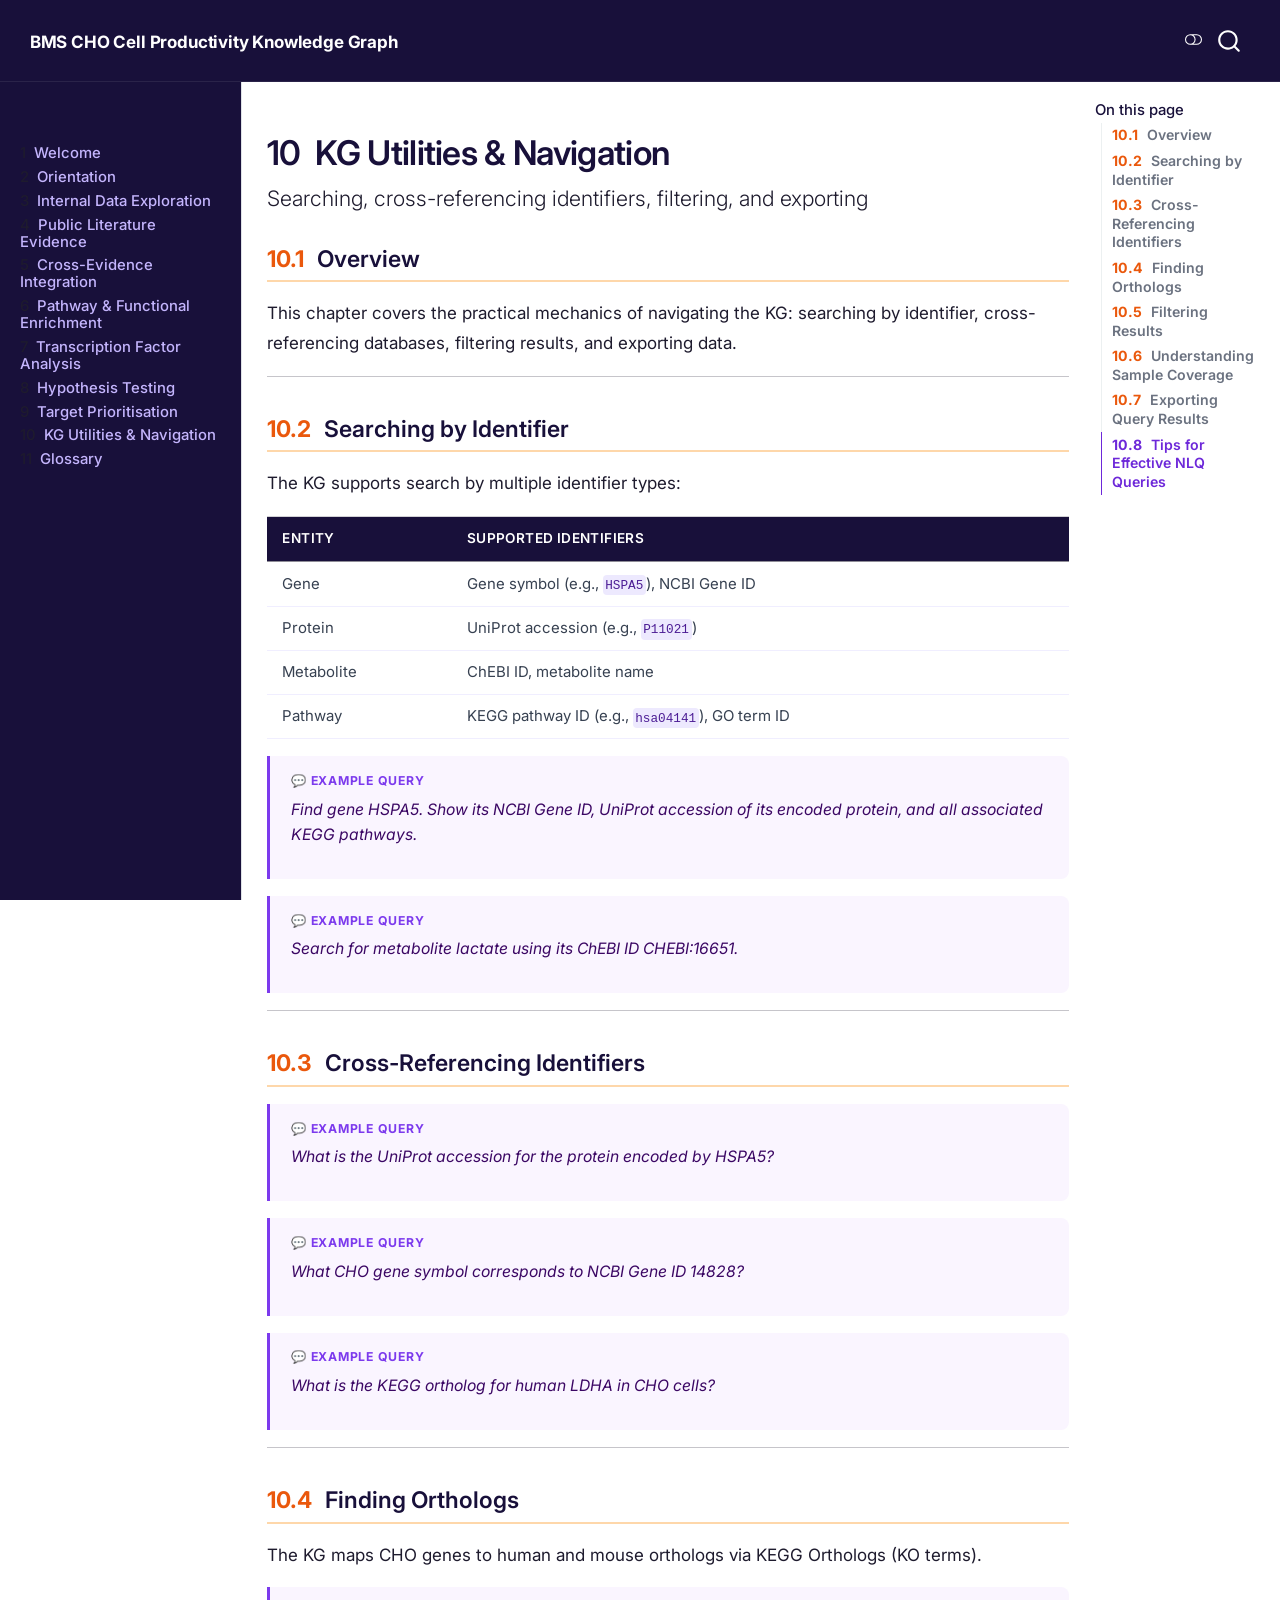
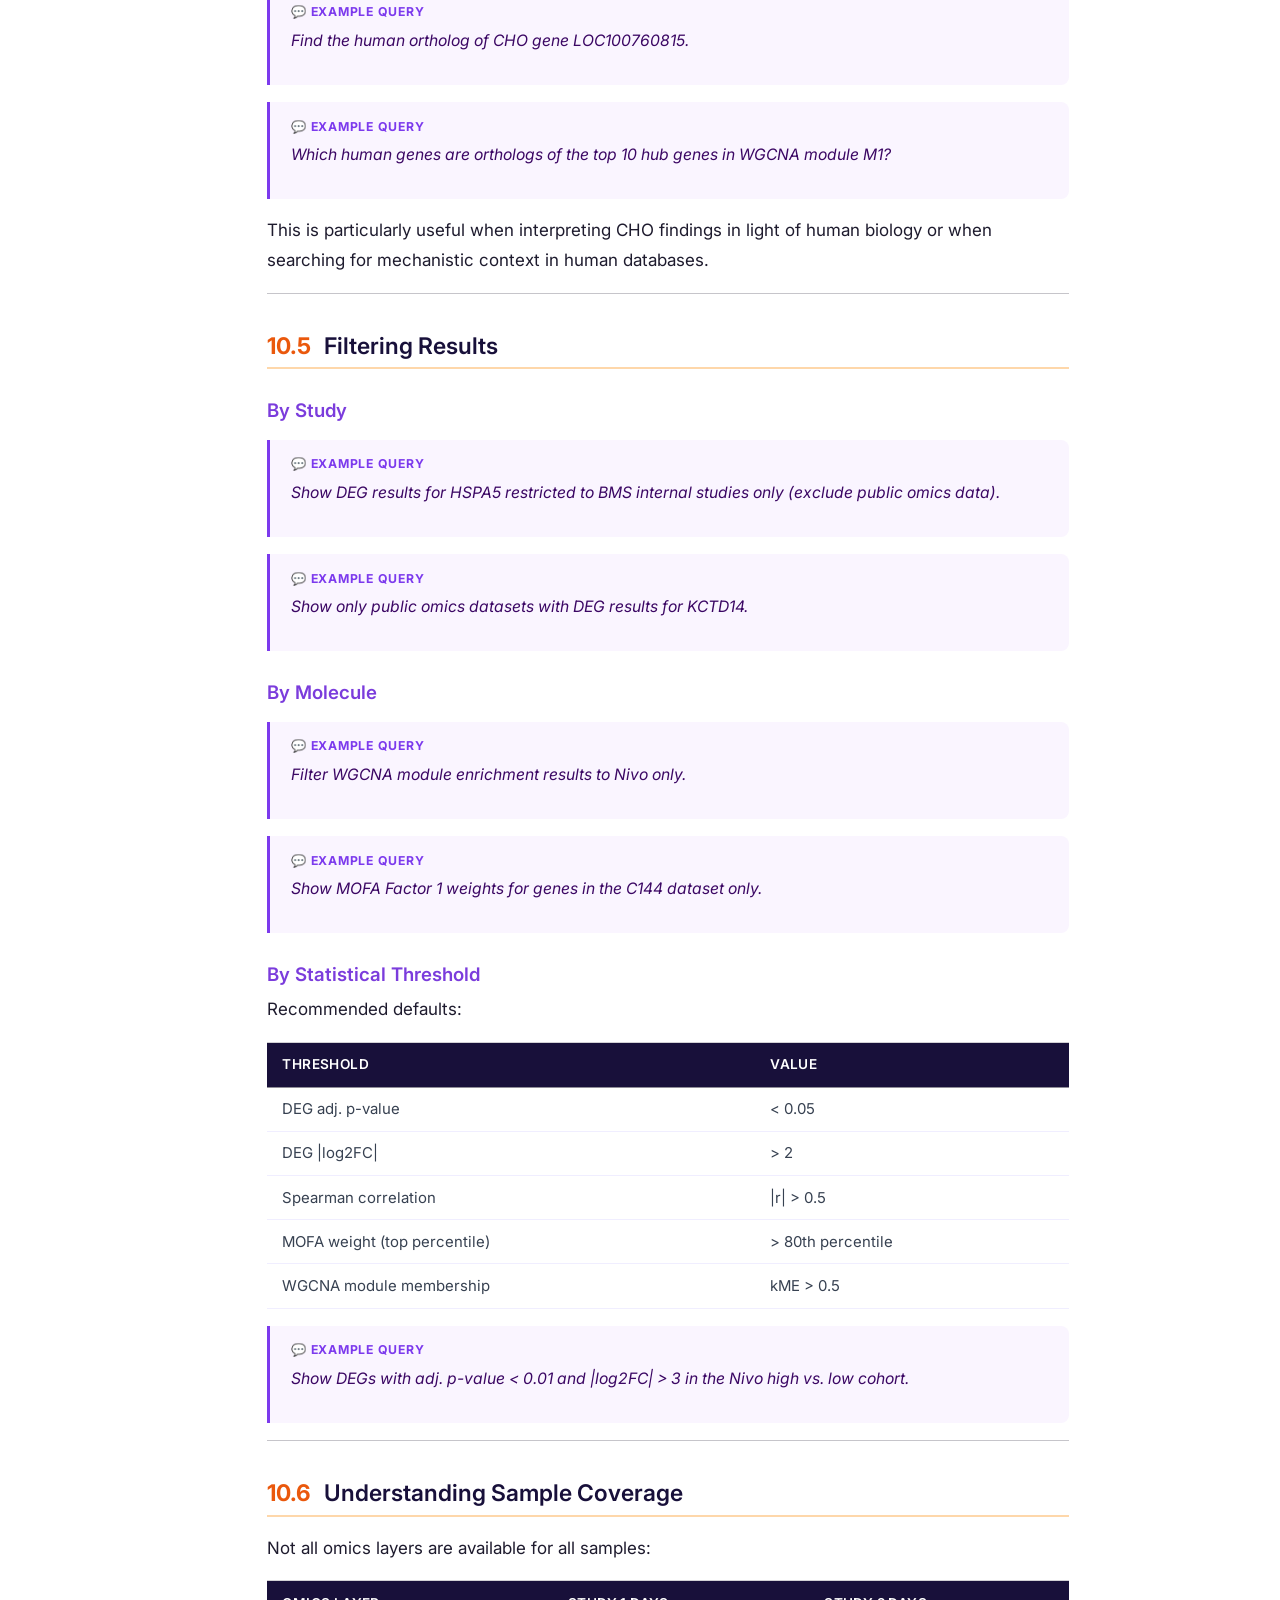
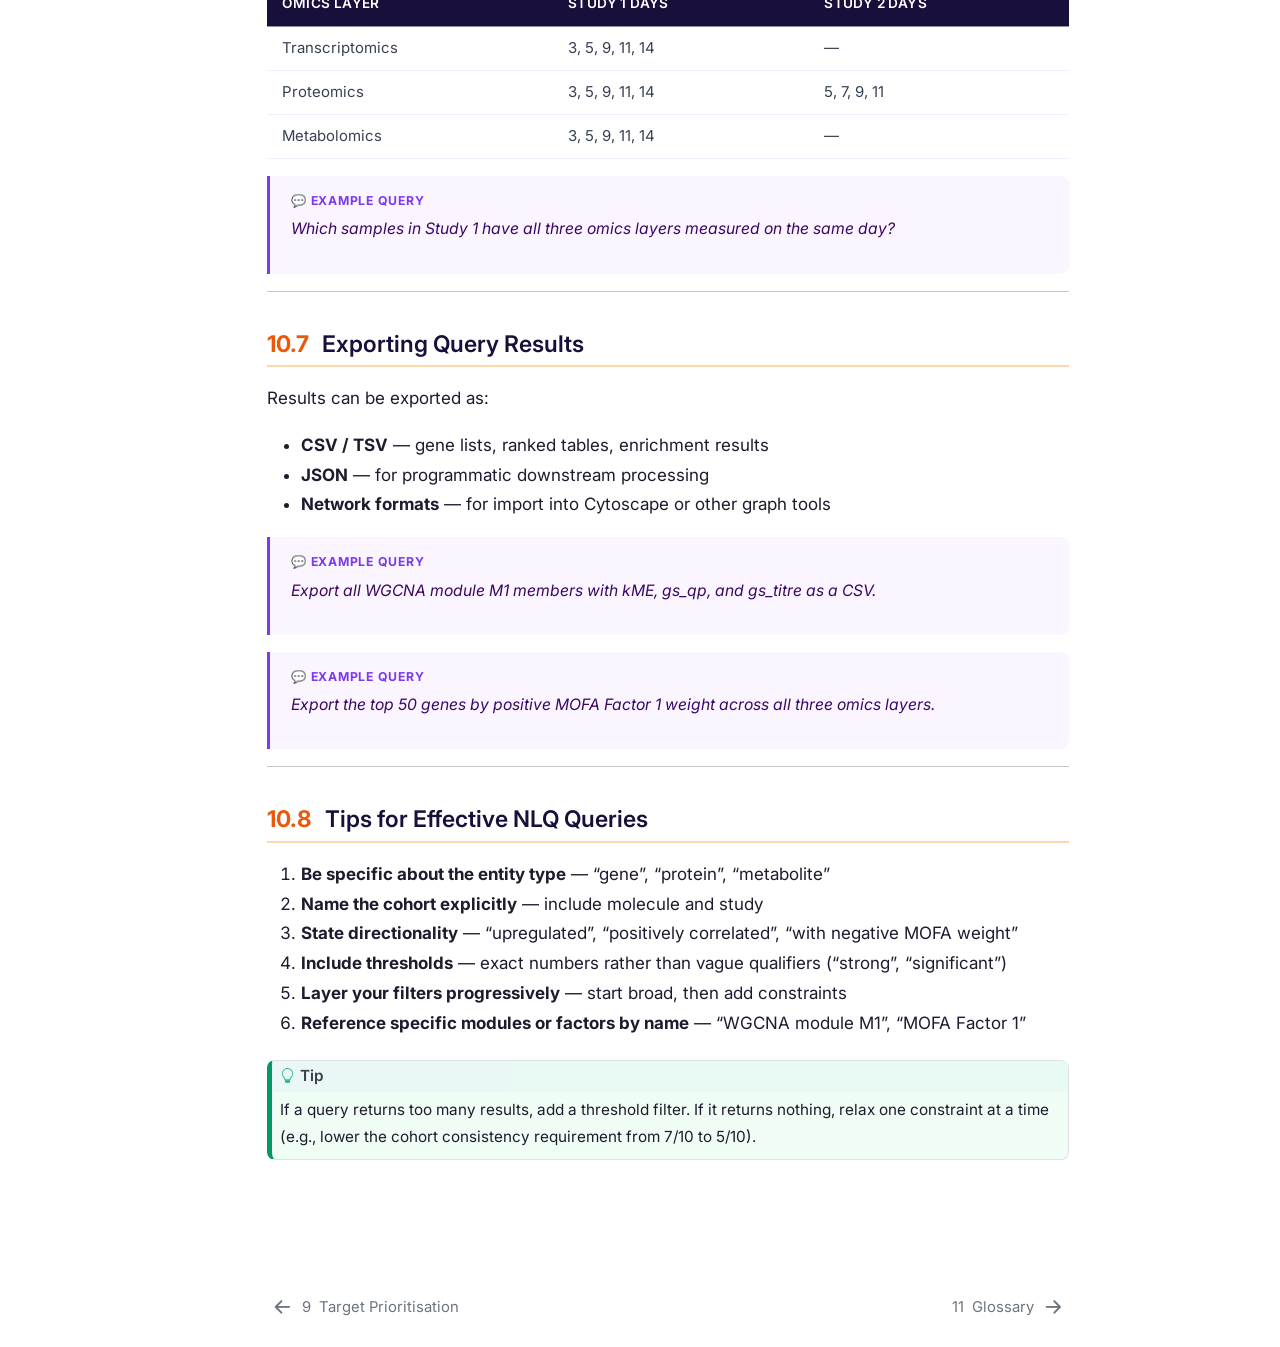
<file: _book/chapters/09-utilities.html>
<!DOCTYPE html>
<html xmlns="http://www.w3.org/1999/xhtml" lang="en" xml:lang="en"><head>

<meta charset="utf-8">
<meta name="generator" content="quarto-1.9.36">

<meta name="viewport" content="width=device-width, initial-scale=1.0, user-scalable=yes">

<meta name="description" content="A comprehensive guide to querying, interpreting, and deriving actionable insights from the BMS CHO Cell Productivity Knowledge Graph.">

<title>10&nbsp; KG Utilities &amp; Navigation – BMS CHO Cell Productivity Knowledge Graph</title>
<style>
/* Default styles provided by pandoc.
** See https://pandoc.org/MANUAL.html#variables-for-html for config info.
*/
code{white-space: pre-wrap;}
span.smallcaps{font-variant: small-caps;}
div.columns{display: flex; gap: min(4vw, 1.5em);}
div.column{flex: auto; overflow-x: auto;}
div.hanging-indent{margin-left: 1.5em; text-indent: -1.5em;}
ul.task-list{list-style: none;}
ul.task-list li input[type="checkbox"] {
  width: 0.8em;
  margin: 0 0.8em 0.2em -1em; /* quarto-specific, see https://github.com/quarto-dev/quarto-cli/issues/4556 */ 
  vertical-align: middle;
}
</style>


<script src="../site_libs/quarto-nav/quarto-nav.js"></script>
<script src="../site_libs/quarto-nav/headroom.min.js"></script>
<script src="../site_libs/clipboard/clipboard.min.js"></script>
<script src="../site_libs/quarto-search/autocomplete.umd.js"></script>
<script src="../site_libs/quarto-search/fuse.min.js"></script>
<script src="../site_libs/quarto-search/quarto-search.js"></script>
<meta name="quarto:offset" content="../">
<link href="../chapters/glossary.html" rel="next">
<link href="../chapters/08-target-prioritization.html" rel="prev">
<script src="../site_libs/quarto-html/quarto.js" type="module"></script>
<script src="../site_libs/quarto-html/tabsets/tabsets.js" type="module"></script>
<script src="../site_libs/quarto-html/popper.min.js"></script>
<script src="../site_libs/quarto-html/tippy.umd.min.js"></script>
<script src="../site_libs/quarto-html/anchor.min.js"></script>
<link href="../site_libs/quarto-html/tippy.css" rel="stylesheet">
<link href="../site_libs/quarto-html/quarto-syntax-highlighting-156c76771fd2490d2eb8da209f6ee8fd.css" rel="stylesheet" class="quarto-color-scheme" id="quarto-text-highlighting-styles">
<link href="../site_libs/quarto-html/quarto-syntax-highlighting-dark-9d999877f3c5e6af240db9c54b9fdcfe.css" rel="stylesheet" class="quarto-color-scheme quarto-color-alternate" id="quarto-text-highlighting-styles">
<link href="../site_libs/quarto-html/quarto-syntax-highlighting-156c76771fd2490d2eb8da209f6ee8fd.css" rel="stylesheet" class="quarto-color-scheme-extra" id="quarto-text-highlighting-styles">
<script src="../site_libs/bootstrap/bootstrap.min.js"></script>
<link href="../site_libs/bootstrap/bootstrap-icons.css" rel="stylesheet">
<link href="../site_libs/bootstrap/bootstrap-00e9f1b5a2752f8c4356c5c7caae83e0.min.css" rel="stylesheet" append-hash="true" class="quarto-color-scheme" id="quarto-bootstrap" data-mode="light">
<link href="../site_libs/bootstrap/bootstrap-dark-c3cbe804e7477162f487d173cf7d653f.min.css" rel="stylesheet" append-hash="true" class="quarto-color-scheme quarto-color-alternate" id="quarto-bootstrap" data-mode="dark">
<link href="../site_libs/bootstrap/bootstrap-00e9f1b5a2752f8c4356c5c7caae83e0.min.css" rel="stylesheet" append-hash="true" class="quarto-color-scheme-extra" id="quarto-bootstrap" data-mode="light">
<script id="quarto-search-options" type="application/json">{
  "location": "navbar",
  "copy-button": false,
  "collapse-after": 3,
  "panel-placement": "end",
  "type": "overlay",
  "limit": 50,
  "keyboard-shortcut": [
    "f",
    "/",
    "s"
  ],
  "show-item-context": false,
  "language": {
    "search-no-results-text": "No results",
    "search-matching-documents-text": "matching documents",
    "search-copy-link-title": "Copy link to search",
    "search-hide-matches-text": "Hide additional matches",
    "search-more-match-text": "more match in this document",
    "search-more-matches-text": "more matches in this document",
    "search-clear-button-title": "Clear",
    "search-text-placeholder": "",
    "search-detached-cancel-button-title": "Cancel",
    "search-submit-button-title": "Submit",
    "search-label": "Search"
  }
}</script>
<style>html{ scroll-behavior: smooth; }</style>


</head>

<body class="nav-sidebar docked nav-fixed quarto-light"><script id="quarto-html-before-body" type="application/javascript">
    const toggleBodyColorMode = (bsSheetEl) => {
      const mode = bsSheetEl.getAttribute("data-mode");
      const bodyEl = window.document.querySelector("body");
      if (mode === "dark") {
        bodyEl.classList.add("quarto-dark");
        bodyEl.classList.remove("quarto-light");
      } else {
        bodyEl.classList.add("quarto-light");
        bodyEl.classList.remove("quarto-dark");
      }
    }
    const toggleBodyColorPrimary = () => {
      const bsSheetEl = window.document.querySelector("link#quarto-bootstrap:not([rel=disabled-stylesheet])");
      if (bsSheetEl) {
        toggleBodyColorMode(bsSheetEl);
      }
    }
    const setColorSchemeToggle = (alternate) => {
      const toggles = window.document.querySelectorAll('.quarto-color-scheme-toggle');
      for (let i=0; i < toggles.length; i++) {
        const toggle = toggles[i];
        if (toggle) {
          if (alternate) {
            toggle.classList.add("alternate");
          } else {
            toggle.classList.remove("alternate");
          }
        }
      }
    };
    const toggleColorMode = (alternate) => {
      // Switch the stylesheets
      const primaryStylesheets = window.document.querySelectorAll('link.quarto-color-scheme:not(.quarto-color-alternate)');
      const alternateStylesheets = window.document.querySelectorAll('link.quarto-color-scheme.quarto-color-alternate');
      manageTransitions('#quarto-margin-sidebar .nav-link', false);
      if (alternate) {
        // note: dark is layered on light, we don't disable primary!
        enableStylesheet(alternateStylesheets);
        for (const sheetNode of alternateStylesheets) {
          if (sheetNode.id === "quarto-bootstrap") {
            toggleBodyColorMode(sheetNode);
          }
        }
      } else {
        disableStylesheet(alternateStylesheets);
        enableStylesheet(primaryStylesheets)
        toggleBodyColorPrimary();
      }
      manageTransitions('#quarto-margin-sidebar .nav-link', true);
      // Switch the toggles
      setColorSchemeToggle(alternate)
      // Hack to workaround the fact that safari doesn't
      // properly recolor the scrollbar when toggling (#1455)
      if (navigator.userAgent.indexOf('Safari') > 0 && navigator.userAgent.indexOf('Chrome') == -1) {
        manageTransitions("body", false);
        window.scrollTo(0, 1);
        setTimeout(() => {
          window.scrollTo(0, 0);
          manageTransitions("body", true);
        }, 40);
      }
    }
    const disableStylesheet = (stylesheets) => {
      for (let i=0; i < stylesheets.length; i++) {
        const stylesheet = stylesheets[i];
        stylesheet.rel = 'disabled-stylesheet';
      }
    }
    const enableStylesheet = (stylesheets) => {
      for (let i=0; i < stylesheets.length; i++) {
        const stylesheet = stylesheets[i];
        if(stylesheet.rel !== 'stylesheet') { // for Chrome, which will still FOUC without this check
          stylesheet.rel = 'stylesheet';
        }
      }
    }
    const manageTransitions = (selector, allowTransitions) => {
      const els = window.document.querySelectorAll(selector);
      for (let i=0; i < els.length; i++) {
        const el = els[i];
        if (allowTransitions) {
          el.classList.remove('notransition');
        } else {
          el.classList.add('notransition');
        }
      }
    }
    const isFileUrl = () => {
      return window.location.protocol === 'file:';
    }
    const hasAlternateSentinel = () => {
      let styleSentinel = getColorSchemeSentinel();
      if (styleSentinel !== null) {
        return styleSentinel === "alternate";
      } else {
        return false;
      }
    }
    const setStyleSentinel = (alternate) => {
      const value = alternate ? "alternate" : "default";
      if (!isFileUrl()) {
        window.localStorage.setItem("quarto-color-scheme", value);
      } else {
        localAlternateSentinel = value;
      }
    }
    const getColorSchemeSentinel = () => {
      if (!isFileUrl()) {
        const storageValue = window.localStorage.getItem("quarto-color-scheme");
        return storageValue != null ? storageValue : localAlternateSentinel;
      } else {
        return localAlternateSentinel;
      }
    }
    const toggleGiscusIfUsed = (isAlternate, darkModeDefault) => {
      const baseTheme = document.querySelector('#giscus-base-theme')?.value ?? 'light';
      const alternateTheme = document.querySelector('#giscus-alt-theme')?.value ?? 'dark';
      let newTheme = '';
      if(authorPrefersDark) {
        newTheme = isAlternate ? baseTheme : alternateTheme;
      } else {
        newTheme = isAlternate ? alternateTheme : baseTheme;
      }
      const changeGiscusTheme = () => {
        // From: https://github.com/giscus/giscus/issues/336
        const sendMessage = (message) => {
          const iframe = document.querySelector('iframe.giscus-frame');
          if (!iframe) return;
          iframe.contentWindow.postMessage({ giscus: message }, 'https://giscus.app');
        }
        sendMessage({
          setConfig: {
            theme: newTheme
          }
        });
      }
      const isGiscussLoaded = window.document.querySelector('iframe.giscus-frame') !== null;
      if (isGiscussLoaded) {
        changeGiscusTheme();
      }
    };
    const authorPrefersDark = false;
    const darkModeDefault = authorPrefersDark;
      document.querySelector('link#quarto-text-highlighting-styles.quarto-color-scheme-extra').rel = 'disabled-stylesheet';
      document.querySelector('link#quarto-bootstrap.quarto-color-scheme-extra').rel = 'disabled-stylesheet';
    let localAlternateSentinel = darkModeDefault ? 'alternate' : 'default';
    // Dark / light mode switch
    window.quartoToggleColorScheme = () => {
      // Read the current dark / light value
      let toAlternate = !hasAlternateSentinel();
      toggleColorMode(toAlternate);
      setStyleSentinel(toAlternate);
      toggleGiscusIfUsed(toAlternate, darkModeDefault);
      window.dispatchEvent(new Event('resize'));
    };
    // Switch to dark mode if need be
    if (hasAlternateSentinel()) {
      toggleColorMode(true);
    } else {
      toggleColorMode(false);
    }
  </script>

<div id="quarto-search-results"></div>
  <header id="quarto-header" class="headroom fixed-top">
    <nav class="navbar navbar-expand-lg " data-bs-theme="dark">
      <div class="navbar-container container-fluid">
      <div class="navbar-brand-container mx-auto">
    <a class="navbar-brand" href="../index.html">
    <span class="navbar-title">BMS CHO Cell Productivity Knowledge Graph</span>
    </a>
  </div>
        <div class="quarto-navbar-tools tools-end">
  <a href="" class="quarto-color-scheme-toggle quarto-navigation-tool  px-1" onclick="window.quartoToggleColorScheme(); return false;" title="Toggle dark mode"><i class="bi"></i></a>
</div>
          <div id="quarto-search" class="" title="Search"></div>
      </div> <!-- /container-fluid -->
    </nav>
  <nav class="quarto-secondary-nav">
    <div class="container-fluid d-flex">
      <button type="button" class="quarto-btn-toggle btn" data-bs-toggle="collapse" role="button" data-bs-target=".quarto-sidebar-collapse-item" aria-controls="quarto-sidebar" aria-expanded="false" aria-label="Toggle sidebar navigation" onclick="if (window.quartoToggleHeadroom) { window.quartoToggleHeadroom(); }">
        <i class="bi bi-layout-text-sidebar-reverse"></i>
      </button>
        <nav class="quarto-page-breadcrumbs" aria-label="breadcrumb"><ol class="breadcrumb"><li class="breadcrumb-item"><a href="../chapters/09-utilities.html"><span class="chapter-number">10</span>&nbsp; <span class="chapter-title">KG Utilities &amp; Navigation</span></a></li></ol></nav>
        <a class="flex-grow-1" role="navigation" data-bs-toggle="collapse" data-bs-target=".quarto-sidebar-collapse-item" aria-controls="quarto-sidebar" aria-expanded="false" aria-label="Toggle sidebar navigation" onclick="if (window.quartoToggleHeadroom) { window.quartoToggleHeadroom(); }">      
        </a>
      <button type="button" class="btn quarto-search-button" aria-label="Search" onclick="window.quartoOpenSearch();">
        <i class="bi bi-search"></i>
      </button>
    </div>
  </nav>
</header>
<!-- content -->
<div id="quarto-content" class="quarto-container page-columns page-rows-contents page-layout-article page-navbar">
<!-- sidebar -->
  <nav id="quarto-sidebar" class="sidebar collapse collapse-horizontal quarto-sidebar-collapse-item sidebar-navigation docked overflow-auto">
        <div class="mt-2 flex-shrink-0 align-items-center">
        <div class="sidebar-search">
        <div id="quarto-search" class="" title="Search"></div>
        </div>
        </div>
    <div class="sidebar-menu-container"> 
    <ul class="list-unstyled mt-1">
        <li class="sidebar-item">
  <div class="sidebar-item-container"> 
  <a href="../index.html" class="sidebar-item-text sidebar-link">
 <span class="menu-text"><span class="chapter-number">1</span>&nbsp; <span class="chapter-title">Welcome</span></span></a>
  </div>
</li>
        <li class="sidebar-item">
  <div class="sidebar-item-container"> 
  <a href="../chapters/01-orientation.html" class="sidebar-item-text sidebar-link">
 <span class="menu-text"><span class="chapter-number">2</span>&nbsp; <span class="chapter-title">Orientation</span></span></a>
  </div>
</li>
        <li class="sidebar-item">
  <div class="sidebar-item-container"> 
  <a href="../chapters/02-internal-data.html" class="sidebar-item-text sidebar-link">
 <span class="menu-text"><span class="chapter-number">3</span>&nbsp; <span class="chapter-title">Internal Data Exploration</span></span></a>
  </div>
</li>
        <li class="sidebar-item">
  <div class="sidebar-item-container"> 
  <a href="../chapters/03-public-literature.html" class="sidebar-item-text sidebar-link">
 <span class="menu-text"><span class="chapter-number">4</span>&nbsp; <span class="chapter-title">Public Literature Evidence</span></span></a>
  </div>
</li>
        <li class="sidebar-item">
  <div class="sidebar-item-container"> 
  <a href="../chapters/04-cross-evidence.html" class="sidebar-item-text sidebar-link">
 <span class="menu-text"><span class="chapter-number">5</span>&nbsp; <span class="chapter-title">Cross-Evidence Integration</span></span></a>
  </div>
</li>
        <li class="sidebar-item">
  <div class="sidebar-item-container"> 
  <a href="../chapters/05-pathway-enrichment.html" class="sidebar-item-text sidebar-link">
 <span class="menu-text"><span class="chapter-number">6</span>&nbsp; <span class="chapter-title">Pathway &amp; Functional Enrichment</span></span></a>
  </div>
</li>
        <li class="sidebar-item">
  <div class="sidebar-item-container"> 
  <a href="../chapters/06-transcription-factors.html" class="sidebar-item-text sidebar-link">
 <span class="menu-text"><span class="chapter-number">7</span>&nbsp; <span class="chapter-title">Transcription Factor Analysis</span></span></a>
  </div>
</li>
        <li class="sidebar-item">
  <div class="sidebar-item-container"> 
  <a href="../chapters/07-hypothesis-testing.html" class="sidebar-item-text sidebar-link">
 <span class="menu-text"><span class="chapter-number">8</span>&nbsp; <span class="chapter-title">Hypothesis Testing</span></span></a>
  </div>
</li>
        <li class="sidebar-item">
  <div class="sidebar-item-container"> 
  <a href="../chapters/08-target-prioritization.html" class="sidebar-item-text sidebar-link">
 <span class="menu-text"><span class="chapter-number">9</span>&nbsp; <span class="chapter-title">Target Prioritisation</span></span></a>
  </div>
</li>
        <li class="sidebar-item">
  <div class="sidebar-item-container"> 
  <a href="../chapters/09-utilities.html" class="sidebar-item-text sidebar-link active">
 <span class="menu-text"><span class="chapter-number">10</span>&nbsp; <span class="chapter-title">KG Utilities &amp; Navigation</span></span></a>
  </div>
</li>
        <li class="sidebar-item">
  <div class="sidebar-item-container"> 
  <a href="../chapters/glossary.html" class="sidebar-item-text sidebar-link">
 <span class="menu-text"><span class="chapter-number">11</span>&nbsp; <span class="chapter-title">Glossary</span></span></a>
  </div>
</li>
    </ul>
    </div>
</nav>
<div id="quarto-sidebar-glass" class="quarto-sidebar-collapse-item" data-bs-toggle="collapse" data-bs-target=".quarto-sidebar-collapse-item"></div>
<!-- margin-sidebar -->
    <div id="quarto-margin-sidebar" class="sidebar margin-sidebar">
        <nav id="TOC" role="doc-toc" class="toc-active">
    <h2 id="toc-title">On this page</h2>
   
  <ul>
  <li><a href="#sec-utilities" id="toc-sec-utilities" class="nav-link active" data-scroll-target="#sec-utilities"><span class="header-section-number">10.1</span> Overview</a></li>
  <li><a href="#searching-by-identifier" id="toc-searching-by-identifier" class="nav-link" data-scroll-target="#searching-by-identifier"><span class="header-section-number">10.2</span> Searching by Identifier</a></li>
  <li><a href="#cross-referencing-identifiers" id="toc-cross-referencing-identifiers" class="nav-link" data-scroll-target="#cross-referencing-identifiers"><span class="header-section-number">10.3</span> Cross-Referencing Identifiers</a></li>
  <li><a href="#finding-orthologs" id="toc-finding-orthologs" class="nav-link" data-scroll-target="#finding-orthologs"><span class="header-section-number">10.4</span> Finding Orthologs</a></li>
  <li><a href="#filtering-results" id="toc-filtering-results" class="nav-link" data-scroll-target="#filtering-results"><span class="header-section-number">10.5</span> Filtering Results</a>
  <ul class="collapse">
  <li><a href="#by-study" id="toc-by-study" class="nav-link" data-scroll-target="#by-study">By Study</a></li>
  <li><a href="#by-molecule" id="toc-by-molecule" class="nav-link" data-scroll-target="#by-molecule">By Molecule</a></li>
  <li><a href="#by-statistical-threshold" id="toc-by-statistical-threshold" class="nav-link" data-scroll-target="#by-statistical-threshold">By Statistical Threshold</a></li>
  </ul></li>
  <li><a href="#understanding-sample-coverage" id="toc-understanding-sample-coverage" class="nav-link" data-scroll-target="#understanding-sample-coverage"><span class="header-section-number">10.6</span> Understanding Sample Coverage</a></li>
  <li><a href="#exporting-query-results" id="toc-exporting-query-results" class="nav-link" data-scroll-target="#exporting-query-results"><span class="header-section-number">10.7</span> Exporting Query Results</a></li>
  <li><a href="#tips-for-effective-nlq-queries" id="toc-tips-for-effective-nlq-queries" class="nav-link" data-scroll-target="#tips-for-effective-nlq-queries"><span class="header-section-number">10.8</span> Tips for Effective NLQ Queries</a></li>
  </ul>
</nav>
    </div>
<!-- main -->
<main class="content" id="quarto-document-content">


<header id="title-block-header" class="quarto-title-block default">
<div class="quarto-title">
<h1 class="title"><span class="chapter-number">10</span>&nbsp; <span class="chapter-title">KG Utilities &amp; Navigation</span></h1>
<p class="subtitle lead">Searching, cross-referencing identifiers, filtering, and exporting</p>
</div>



<div class="quarto-title-meta">

    
  
    
  </div>
  


</header>


<section id="sec-utilities" class="level2" data-number="10.1">
<h2 data-number="10.1" class="anchored" data-anchor-id="sec-utilities"><span class="header-section-number">10.1</span> Overview</h2>
<p>This chapter covers the practical mechanics of navigating the KG: searching by identifier, cross-referencing databases, filtering results, and exporting data.</p>
<hr>
</section>
<section id="searching-by-identifier" class="level2" data-number="10.2">
<h2 data-number="10.2" class="anchored" data-anchor-id="searching-by-identifier"><span class="header-section-number">10.2</span> Searching by Identifier</h2>
<p>The KG supports search by multiple identifier types:</p>
<table class="caption-top table">
<thead>
<tr class="header">
<th>Entity</th>
<th>Supported identifiers</th>
</tr>
</thead>
<tbody>
<tr class="odd">
<td>Gene</td>
<td>Gene symbol (e.g., <code>HSPA5</code>), NCBI Gene ID</td>
</tr>
<tr class="even">
<td>Protein</td>
<td>UniProt accession (e.g., <code>P11021</code>)</td>
</tr>
<tr class="odd">
<td>Metabolite</td>
<td>ChEBI ID, metabolite name</td>
</tr>
<tr class="even">
<td>Pathway</td>
<td>KEGG pathway ID (e.g., <code>hsa04141</code>), GO term ID</td>
</tr>
</tbody>
</table>
<div class="query-box">
<p>Find gene HSPA5. Show its NCBI Gene ID, UniProt accession of its encoded protein, and all associated KEGG pathways.</p>
</div>
<div class="query-box">
<p>Search for metabolite lactate using its ChEBI ID CHEBI:16651.</p>
</div>
<hr>
</section>
<section id="cross-referencing-identifiers" class="level2" data-number="10.3">
<h2 data-number="10.3" class="anchored" data-anchor-id="cross-referencing-identifiers"><span class="header-section-number">10.3</span> Cross-Referencing Identifiers</h2>
<div class="query-box">
<p>What is the UniProt accession for the protein encoded by HSPA5?</p>
</div>
<div class="query-box">
<p>What CHO gene symbol corresponds to NCBI Gene ID 14828?</p>
</div>
<div class="query-box">
<p>What is the KEGG ortholog for human LDHA in CHO cells?</p>
</div>
<hr>
</section>
<section id="finding-orthologs" class="level2" data-number="10.4">
<h2 data-number="10.4" class="anchored" data-anchor-id="finding-orthologs"><span class="header-section-number">10.4</span> Finding Orthologs</h2>
<p>The KG maps CHO genes to human and mouse orthologs via KEGG Orthologs (KO terms).</p>
<div class="query-box">
<p>Find the human ortholog of CHO gene LOC100760815.</p>
</div>
<div class="query-box">
<p>Which human genes are orthologs of the top 10 hub genes in WGCNA module M1?</p>
</div>
<p>This is particularly useful when interpreting CHO findings in light of human biology or when searching for mechanistic context in human databases.</p>
<hr>
</section>
<section id="filtering-results" class="level2" data-number="10.5">
<h2 data-number="10.5" class="anchored" data-anchor-id="filtering-results"><span class="header-section-number">10.5</span> Filtering Results</h2>
<section id="by-study" class="level3">
<h3 class="anchored" data-anchor-id="by-study">By Study</h3>
<div class="query-box">
<p>Show DEG results for HSPA5 restricted to BMS internal studies only (exclude public omics data).</p>
</div>
<div class="query-box">
<p>Show only public omics datasets with DEG results for KCTD14.</p>
</div>
</section>
<section id="by-molecule" class="level3">
<h3 class="anchored" data-anchor-id="by-molecule">By Molecule</h3>
<div class="query-box">
<p>Filter WGCNA module enrichment results to Nivo only.</p>
</div>
<div class="query-box">
<p>Show MOFA Factor 1 weights for genes in the C144 dataset only.</p>
</div>
</section>
<section id="by-statistical-threshold" class="level3">
<h3 class="anchored" data-anchor-id="by-statistical-threshold">By Statistical Threshold</h3>
<p>Recommended defaults:</p>
<table class="caption-top table">
<thead>
<tr class="header">
<th>Threshold</th>
<th>Value</th>
</tr>
</thead>
<tbody>
<tr class="odd">
<td>DEG adj. p-value</td>
<td>&lt; 0.05</td>
</tr>
<tr class="even">
<td>DEG |log2FC|</td>
<td>&gt; 2</td>
</tr>
<tr class="odd">
<td>Spearman correlation</td>
<td>|r| &gt; 0.5</td>
</tr>
<tr class="even">
<td>MOFA weight (top percentile)</td>
<td>&gt; 80th percentile</td>
</tr>
<tr class="odd">
<td>WGCNA module membership</td>
<td>kME &gt; 0.5</td>
</tr>
</tbody>
</table>
<div class="query-box">
<p>Show DEGs with adj. p-value &lt; 0.01 and |log2FC| &gt; 3 in the Nivo high vs.&nbsp;low cohort.</p>
</div>
<hr>
</section>
</section>
<section id="understanding-sample-coverage" class="level2" data-number="10.6">
<h2 data-number="10.6" class="anchored" data-anchor-id="understanding-sample-coverage"><span class="header-section-number">10.6</span> Understanding Sample Coverage</h2>
<p>Not all omics layers are available for all samples:</p>
<table class="caption-top table">
<thead>
<tr class="header">
<th>Omics layer</th>
<th>Study 1 days</th>
<th>Study 2 days</th>
</tr>
</thead>
<tbody>
<tr class="odd">
<td>Transcriptomics</td>
<td>3, 5, 9, 11, 14</td>
<td>—</td>
</tr>
<tr class="even">
<td>Proteomics</td>
<td>3, 5, 9, 11, 14</td>
<td>5, 7, 9, 11</td>
</tr>
<tr class="odd">
<td>Metabolomics</td>
<td>3, 5, 9, 11, 14</td>
<td>—</td>
</tr>
</tbody>
</table>
<div class="query-box">
<p>Which samples in Study 1 have all three omics layers measured on the same day?</p>
</div>
<hr>
</section>
<section id="exporting-query-results" class="level2" data-number="10.7">
<h2 data-number="10.7" class="anchored" data-anchor-id="exporting-query-results"><span class="header-section-number">10.7</span> Exporting Query Results</h2>
<p>Results can be exported as:</p>
<ul>
<li><strong>CSV / TSV</strong> — gene lists, ranked tables, enrichment results</li>
<li><strong>JSON</strong> — for programmatic downstream processing</li>
<li><strong>Network formats</strong> — for import into Cytoscape or other graph tools</li>
</ul>
<div class="query-box">
<p>Export all WGCNA module M1 members with kME, gs_qp, and gs_titre as a CSV.</p>
</div>
<div class="query-box">
<p>Export the top 50 genes by positive MOFA Factor 1 weight across all three omics layers.</p>
</div>
<hr>
</section>
<section id="tips-for-effective-nlq-queries" class="level2" data-number="10.8">
<h2 data-number="10.8" class="anchored" data-anchor-id="tips-for-effective-nlq-queries"><span class="header-section-number">10.8</span> Tips for Effective NLQ Queries</h2>
<ol type="1">
<li><strong>Be specific about the entity type</strong> — “gene”, “protein”, “metabolite”</li>
<li><strong>Name the cohort explicitly</strong> — include molecule and study</li>
<li><strong>State directionality</strong> — “upregulated”, “positively correlated”, “with negative MOFA weight”</li>
<li><strong>Include thresholds</strong> — exact numbers rather than vague qualifiers (“strong”, “significant”)</li>
<li><strong>Layer your filters progressively</strong> — start broad, then add constraints</li>
<li><strong>Reference specific modules or factors by name</strong> — “WGCNA module M1”, “MOFA Factor 1”</li>
</ol>
<div class="callout callout-style-default callout-tip callout-titled">
<div class="callout-header d-flex align-content-center">
<div class="callout-icon-container">
<i class="callout-icon"></i>
</div>
<div class="callout-title-container flex-fill">
Tip
</div>
</div>
<div class="callout-body-container callout-body">
<p>If a query returns too many results, add a threshold filter. If it returns nothing, relax one constraint at a time (e.g., lower the cohort consistency requirement from 7/10 to 5/10).</p>
</div>
</div>


</section>

</main> <!-- /main -->
<script id="quarto-html-after-body" type="application/javascript">
  window.document.addEventListener("DOMContentLoaded", function (event) {
    // Ensure there is a toggle, if there isn't float one in the top right
    if (window.document.querySelector('.quarto-color-scheme-toggle') === null) {
      const a = window.document.createElement('a');
      a.classList.add('top-right');
      a.classList.add('quarto-color-scheme-toggle');
      a.href = "";
      a.onclick = function() { try { window.quartoToggleColorScheme(); } catch {} return false; };
      const i = window.document.createElement("i");
      i.classList.add('bi');
      a.appendChild(i);
      window.document.body.appendChild(a);
    }
    setColorSchemeToggle(hasAlternateSentinel())
    const icon = "";
    const anchorJS = new window.AnchorJS();
    anchorJS.options = {
      placement: 'right',
      icon: icon
    };
    anchorJS.add('.anchored');
    const isCodeAnnotation = (el) => {
      for (const clz of el.classList) {
        if (clz.startsWith('code-annotation-')) {                     
          return true;
        }
      }
      return false;
    }
    const onCopySuccess = function(e) {
      // button target
      const button = e.trigger;
      // don't keep focus
      button.blur();
      // flash "checked"
      button.classList.add('code-copy-button-checked');
      var currentTitle = button.getAttribute("title");
      button.setAttribute("title", "Copied!");
      let tooltip;
      if (window.bootstrap) {
        button.setAttribute("data-bs-toggle", "tooltip");
        button.setAttribute("data-bs-placement", "left");
        button.setAttribute("data-bs-title", "Copied!");
        tooltip = new bootstrap.Tooltip(button, 
          { trigger: "manual", 
            customClass: "code-copy-button-tooltip",
            offset: [0, -8]});
        tooltip.show();    
      }
      setTimeout(function() {
        if (tooltip) {
          tooltip.hide();
          button.removeAttribute("data-bs-title");
          button.removeAttribute("data-bs-toggle");
          button.removeAttribute("data-bs-placement");
        }
        button.setAttribute("title", currentTitle);
        button.classList.remove('code-copy-button-checked');
      }, 1000);
      // clear code selection
      e.clearSelection();
    }
    const getTextToCopy = function(trigger) {
      const outerScaffold = trigger.parentElement.cloneNode(true);
      const codeEl = outerScaffold.querySelector('code');
      for (const childEl of codeEl.children) {
        if (isCodeAnnotation(childEl)) {
          childEl.remove();
        }
      }
      return codeEl.innerText;
    }
    const clipboard = new window.ClipboardJS('.code-copy-button:not([data-in-quarto-modal])', {
      text: getTextToCopy
    });
    clipboard.on('success', onCopySuccess);
    if (window.document.getElementById('quarto-embedded-source-code-modal')) {
      const clipboardModal = new window.ClipboardJS('.code-copy-button[data-in-quarto-modal]', {
        text: getTextToCopy,
        container: window.document.getElementById('quarto-embedded-source-code-modal')
      });
      clipboardModal.on('success', onCopySuccess);
    }
      var localhostRegex = new RegExp(/^(?:http|https):\/\/localhost\:?[0-9]*\//);
      var mailtoRegex = new RegExp(/^mailto:/);
        var filterRegex = new RegExp('/' + window.location.host + '/');
      var isInternal = (href) => {
          return filterRegex.test(href) || localhostRegex.test(href) || mailtoRegex.test(href);
      }
      // Inspect non-navigation links and adorn them if external
     var links = window.document.querySelectorAll('a[href]:not(.nav-link):not(.navbar-brand):not(.toc-action):not(.sidebar-link):not(.sidebar-item-toggle):not(.pagination-link):not(.no-external):not([aria-hidden]):not(.dropdown-item):not(.quarto-navigation-tool):not(.about-link)');
      for (var i=0; i<links.length; i++) {
        const link = links[i];
        if (!isInternal(link.href)) {
          // undo the damage that might have been done by quarto-nav.js in the case of
          // links that we want to consider external
          if (link.dataset.originalHref !== undefined) {
            link.href = link.dataset.originalHref;
          }
            // target, if specified
            link.setAttribute("target", "_blank");
            if (link.getAttribute("rel") === null) {
              link.setAttribute("rel", "noopener");
            }
            // default icon
            link.classList.add("external");
        }
      }
    function tippyHover(el, contentFn, onTriggerFn, onUntriggerFn) {
      const config = {
        allowHTML: true,
        maxWidth: 500,
        delay: 100,
        arrow: false,
        appendTo: function(el) {
            return el.parentElement;
        },
        interactive: true,
        interactiveBorder: 10,
        theme: 'quarto',
        placement: 'bottom-start',
      };
      if (contentFn) {
        config.content = contentFn;
      }
      if (onTriggerFn) {
        config.onTrigger = onTriggerFn;
      }
      if (onUntriggerFn) {
        config.onUntrigger = onUntriggerFn;
      }
      window.tippy(el, config); 
    }
    const noterefs = window.document.querySelectorAll('a[role="doc-noteref"]');
    for (var i=0; i<noterefs.length; i++) {
      const ref = noterefs[i];
      tippyHover(ref, function() {
        // use id or data attribute instead here
        let href = ref.getAttribute('data-footnote-href') || ref.getAttribute('href');
        try { href = new URL(href).hash; } catch {}
        const id = href.replace(/^#\/?/, "");
        const note = window.document.getElementById(id);
        if (note) {
          return note.innerHTML;
        } else {
          return "";
        }
      });
    }
    const xrefs = window.document.querySelectorAll('a.quarto-xref');
    const processXRef = (id, note) => {
      // Strip column container classes
      const stripColumnClz = (el) => {
        el.classList.remove("page-full", "page-columns");
        if (el.children) {
          for (const child of el.children) {
            stripColumnClz(child);
          }
        }
      }
      stripColumnClz(note)
      if (id === null || id.startsWith('sec-')) {
        // Special case sections, only their first couple elements
        const container = document.createElement("div");
        if (note.children && note.children.length > 2) {
          container.appendChild(note.children[0].cloneNode(true));
          for (let i = 1; i < note.children.length; i++) {
            const child = note.children[i];
            if (child.tagName === "P" && child.innerText === "") {
              continue;
            } else {
              container.appendChild(child.cloneNode(true));
              break;
            }
          }
          if (window.Quarto?.typesetMath) {
            window.Quarto.typesetMath(container);
          }
          return container.innerHTML
        } else {
          if (window.Quarto?.typesetMath) {
            window.Quarto.typesetMath(note);
          }
          return note.innerHTML;
        }
      } else {
        // Remove any anchor links if they are present
        const anchorLink = note.querySelector('a.anchorjs-link');
        if (anchorLink) {
          anchorLink.remove();
        }
        if (window.Quarto?.typesetMath) {
          window.Quarto.typesetMath(note);
        }
        if (note.classList.contains("callout")) {
          return note.outerHTML;
        } else {
          return note.innerHTML;
        }
      }
    }
    for (var i=0; i<xrefs.length; i++) {
      const xref = xrefs[i];
      tippyHover(xref, undefined, function(instance) {
        instance.disable();
        let url = xref.getAttribute('href');
        let hash = undefined; 
        if (url.startsWith('#')) {
          hash = url;
        } else {
          try { hash = new URL(url).hash; } catch {}
        }
        if (hash) {
          const id = hash.replace(/^#\/?/, "");
          const note = window.document.getElementById(id);
          if (note !== null) {
            try {
              const html = processXRef(id, note.cloneNode(true));
              instance.setContent(html);
            } finally {
              instance.enable();
              instance.show();
            }
          } else {
            // See if we can fetch this
            fetch(url.split('#')[0])
            .then(res => res.text())
            .then(html => {
              const parser = new DOMParser();
              const htmlDoc = parser.parseFromString(html, "text/html");
              const note = htmlDoc.getElementById(id);
              if (note !== null) {
                const html = processXRef(id, note);
                instance.setContent(html);
              } 
            }).finally(() => {
              instance.enable();
              instance.show();
            });
          }
        } else {
          // See if we can fetch a full url (with no hash to target)
          // This is a special case and we should probably do some content thinning / targeting
          fetch(url)
          .then(res => res.text())
          .then(html => {
            const parser = new DOMParser();
            const htmlDoc = parser.parseFromString(html, "text/html");
            const note = htmlDoc.querySelector('main.content');
            if (note !== null) {
              // This should only happen for chapter cross references
              // (since there is no id in the URL)
              // remove the first header
              if (note.children.length > 0 && note.children[0].tagName === "HEADER") {
                note.children[0].remove();
              }
              const html = processXRef(null, note);
              instance.setContent(html);
            } 
          }).finally(() => {
            instance.enable();
            instance.show();
          });
        }
      }, function(instance) {
      });
    }
        let selectedAnnoteEl;
        const selectorForAnnotation = ( cell, annotation) => {
          let cellAttr = 'data-code-cell="' + cell + '"';
          let lineAttr = 'data-code-annotation="' +  annotation + '"';
          const selector = 'span[' + cellAttr + '][' + lineAttr + ']';
          return selector;
        }
        const selectCodeLines = (annoteEl) => {
          const doc = window.document;
          const targetCell = annoteEl.getAttribute("data-target-cell");
          const targetAnnotation = annoteEl.getAttribute("data-target-annotation");
          const annoteSpan = window.document.querySelector(selectorForAnnotation(targetCell, targetAnnotation));
          const lines = annoteSpan.getAttribute("data-code-lines").split(",");
          const lineIds = lines.map((line) => {
            return targetCell + "-" + line;
          })
          let top = null;
          let height = null;
          let parent = null;
          if (lineIds.length > 0) {
              //compute the position of the single el (top and bottom and make a div)
              const el = window.document.getElementById(lineIds[0]);
              top = el.offsetTop;
              height = el.offsetHeight;
              parent = el.parentElement.parentElement;
            if (lineIds.length > 1) {
              const lastEl = window.document.getElementById(lineIds[lineIds.length - 1]);
              const bottom = lastEl.offsetTop + lastEl.offsetHeight;
              height = bottom - top;
            }
            if (top !== null && height !== null && parent !== null) {
              // cook up a div (if necessary) and position it 
              let div = window.document.getElementById("code-annotation-line-highlight");
              if (div === null) {
                div = window.document.createElement("div");
                div.setAttribute("id", "code-annotation-line-highlight");
                div.style.position = 'absolute';
                parent.appendChild(div);
              }
              div.style.top = top - 2 + "px";
              div.style.height = height + 4 + "px";
              div.style.left = 0;
              let gutterDiv = window.document.getElementById("code-annotation-line-highlight-gutter");
              if (gutterDiv === null) {
                gutterDiv = window.document.createElement("div");
                gutterDiv.setAttribute("id", "code-annotation-line-highlight-gutter");
                gutterDiv.style.position = 'absolute';
                const codeCell = window.document.getElementById(targetCell);
                const gutter = codeCell.querySelector('.code-annotation-gutter');
                gutter.appendChild(gutterDiv);
              }
              gutterDiv.style.top = top - 2 + "px";
              gutterDiv.style.height = height + 4 + "px";
            }
            selectedAnnoteEl = annoteEl;
          }
        };
        const unselectCodeLines = () => {
          const elementsIds = ["code-annotation-line-highlight", "code-annotation-line-highlight-gutter"];
          elementsIds.forEach((elId) => {
            const div = window.document.getElementById(elId);
            if (div) {
              div.remove();
            }
          });
          selectedAnnoteEl = undefined;
        };
          // Handle positioning of the toggle
      window.addEventListener(
        "resize",
        throttle(() => {
          elRect = undefined;
          if (selectedAnnoteEl) {
            selectCodeLines(selectedAnnoteEl);
          }
        }, 10)
      );
      function throttle(fn, ms) {
      let throttle = false;
      let timer;
        return (...args) => {
          if(!throttle) { // first call gets through
              fn.apply(this, args);
              throttle = true;
          } else { // all the others get throttled
              if(timer) clearTimeout(timer); // cancel #2
              timer = setTimeout(() => {
                fn.apply(this, args);
                timer = throttle = false;
              }, ms);
          }
        };
      }
        // Attach click handler to the DT
        const annoteDls = window.document.querySelectorAll('dt[data-target-cell]');
        for (const annoteDlNode of annoteDls) {
          annoteDlNode.addEventListener('click', (event) => {
            const clickedEl = event.target;
            if (clickedEl !== selectedAnnoteEl) {
              unselectCodeLines();
              const activeEl = window.document.querySelector('dt[data-target-cell].code-annotation-active');
              if (activeEl) {
                activeEl.classList.remove('code-annotation-active');
              }
              selectCodeLines(clickedEl);
              clickedEl.classList.add('code-annotation-active');
            } else {
              // Unselect the line
              unselectCodeLines();
              clickedEl.classList.remove('code-annotation-active');
            }
          });
        }
    const findCites = (el) => {
      const parentEl = el.parentElement;
      if (parentEl) {
        const cites = parentEl.dataset.cites;
        if (cites) {
          return {
            el,
            cites: cites.split(' ')
          };
        } else {
          return findCites(el.parentElement)
        }
      } else {
        return undefined;
      }
    };
    var bibliorefs = window.document.querySelectorAll('a[role="doc-biblioref"]');
    for (var i=0; i<bibliorefs.length; i++) {
      const ref = bibliorefs[i];
      const citeInfo = findCites(ref);
      if (citeInfo) {
        tippyHover(citeInfo.el, function() {
          var popup = window.document.createElement('div');
          citeInfo.cites.forEach(function(cite) {
            var citeDiv = window.document.createElement('div');
            citeDiv.classList.add('hanging-indent');
            citeDiv.classList.add('csl-entry');
            var biblioDiv = window.document.getElementById('ref-' + cite);
            if (biblioDiv) {
              citeDiv.innerHTML = biblioDiv.innerHTML;
            }
            popup.appendChild(citeDiv);
          });
          return popup.innerHTML;
        });
      }
    }
  });
  </script>
<nav class="page-navigation">
  <div class="nav-page nav-page-previous">
      <a href="../chapters/08-target-prioritization.html" class="pagination-link" aria-label="Target Prioritisation">
        <i class="bi bi-arrow-left-short"></i> <span class="nav-page-text"><span class="chapter-number">9</span>&nbsp; <span class="chapter-title">Target Prioritisation</span></span>
      </a>          
  </div>
  <div class="nav-page nav-page-next">
      <a href="../chapters/glossary.html" class="pagination-link" aria-label="Glossary">
        <span class="nav-page-text"><span class="chapter-number">11</span>&nbsp; <span class="chapter-title">Glossary</span></span> <i class="bi bi-arrow-right-short"></i>
      </a>
  </div>
</nav>
</div> <!-- /content -->




<script src="../site_libs/quarto-html/zenscroll-min.js"></script>
</body></html>
</file>
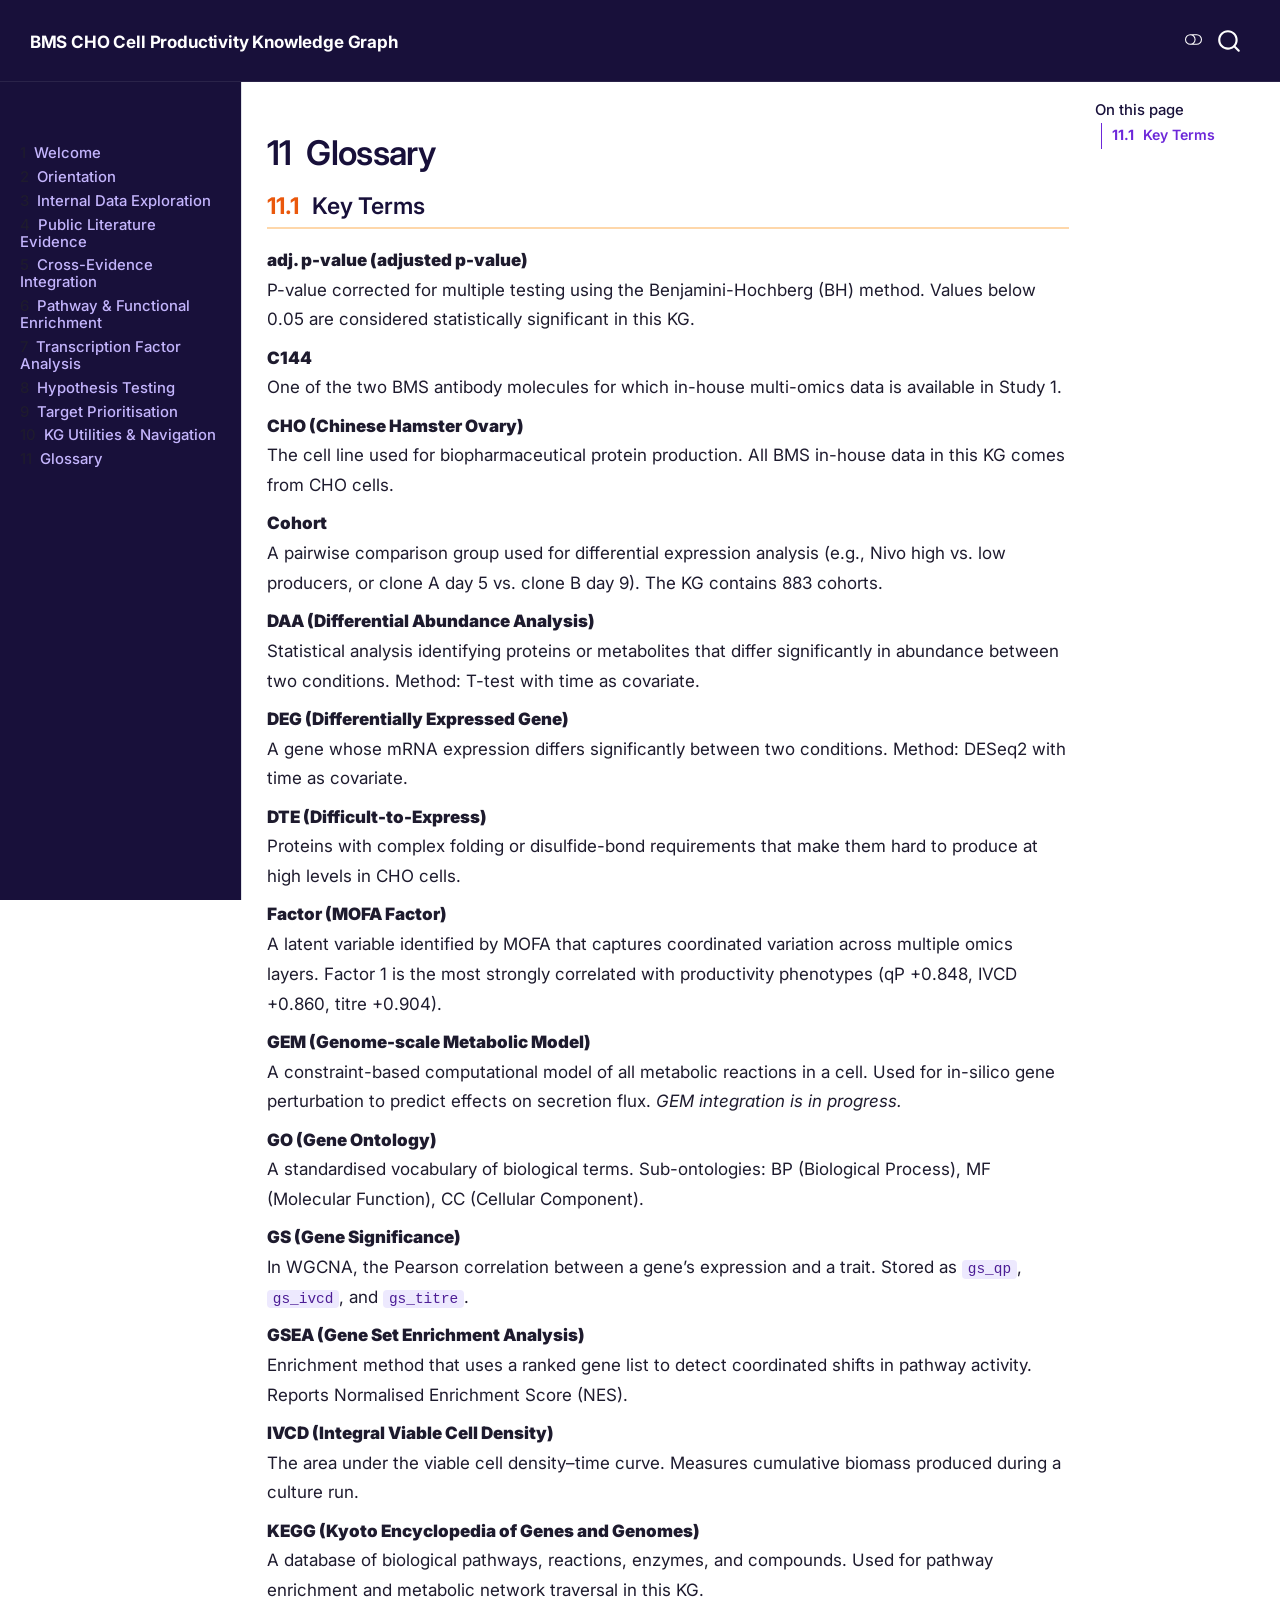
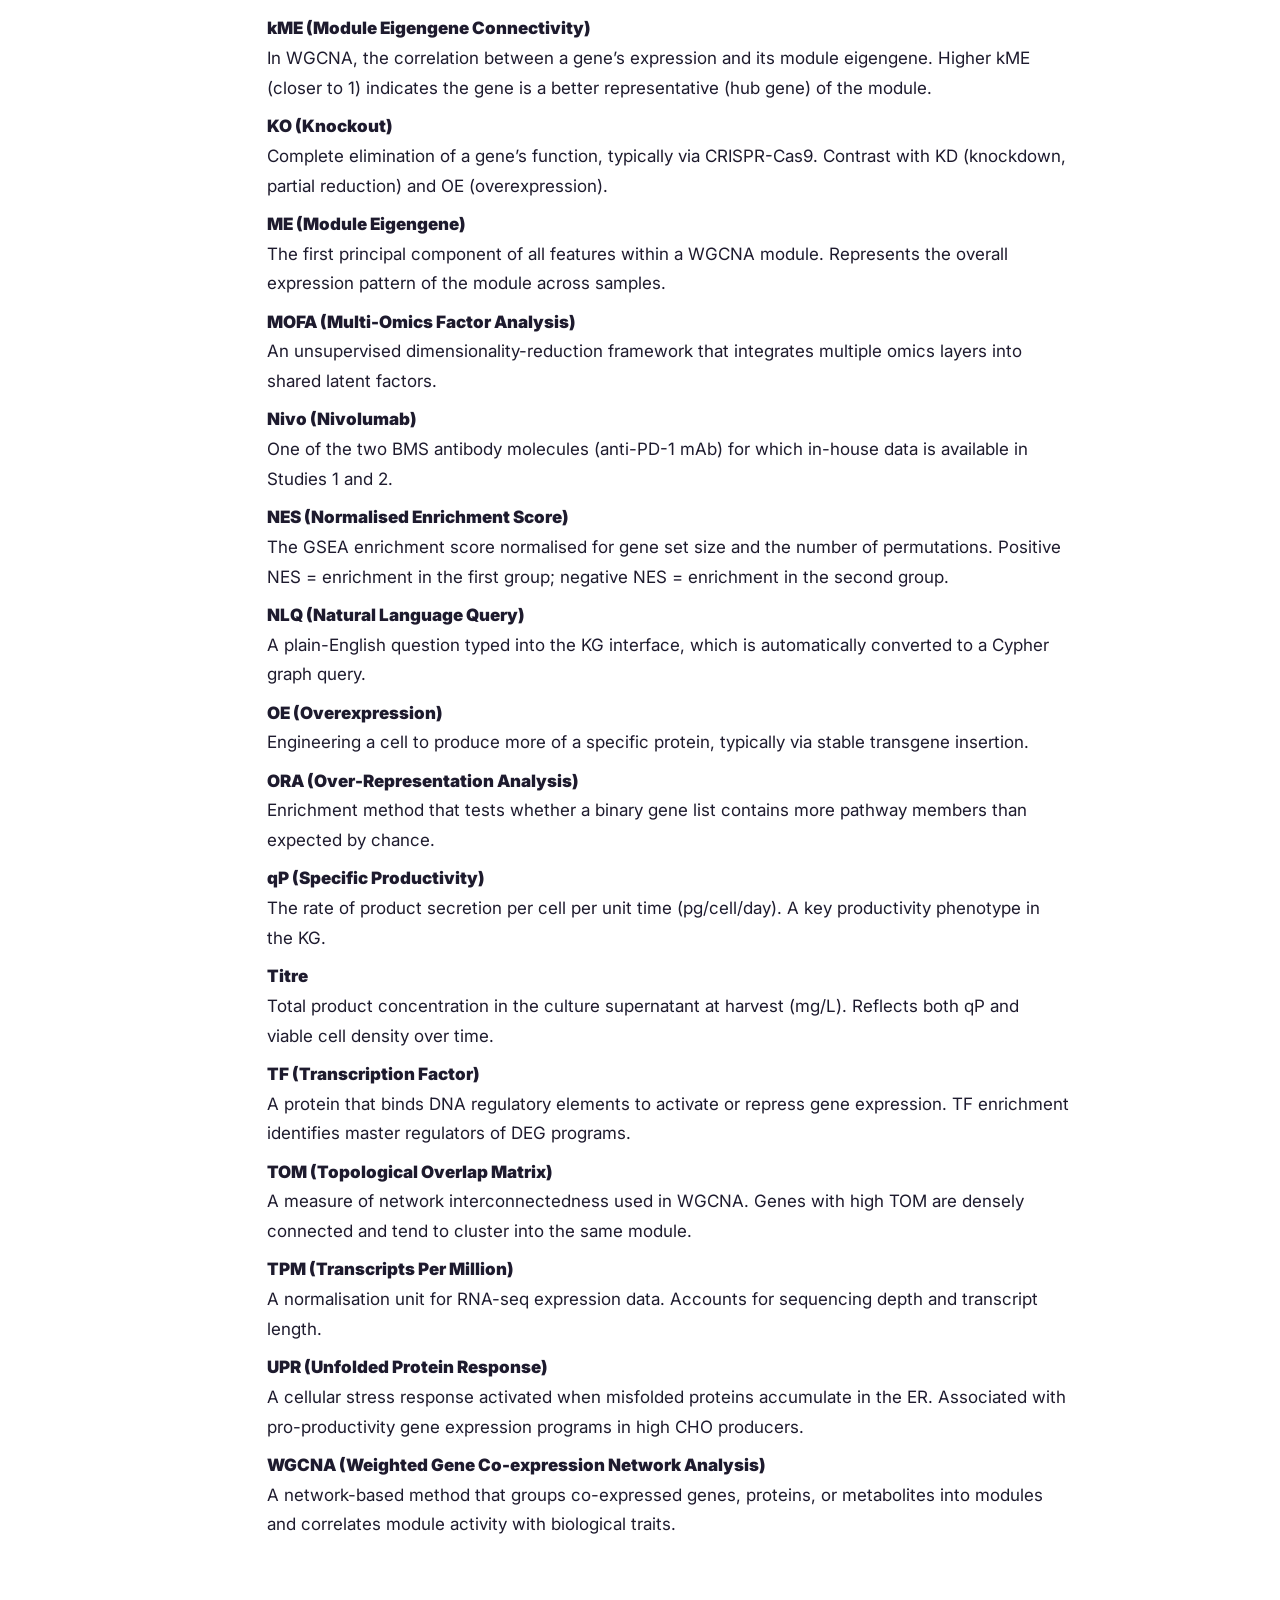
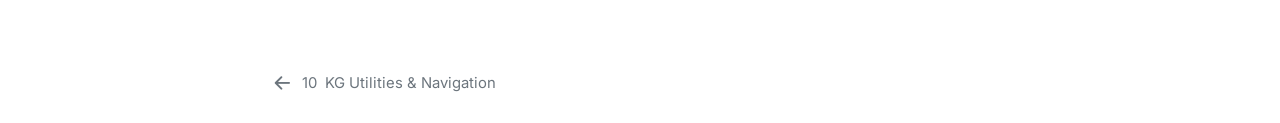
<file: _book/chapters/glossary.html>
<!DOCTYPE html>
<html xmlns="http://www.w3.org/1999/xhtml" lang="en" xml:lang="en"><head>

<meta charset="utf-8">
<meta name="generator" content="quarto-1.9.36">

<meta name="viewport" content="width=device-width, initial-scale=1.0, user-scalable=yes">

<meta name="description" content="A comprehensive guide to querying, interpreting, and deriving actionable insights from the BMS CHO Cell Productivity Knowledge Graph.">

<title>11&nbsp; Glossary – BMS CHO Cell Productivity Knowledge Graph</title>
<style>
/* Default styles provided by pandoc.
** See https://pandoc.org/MANUAL.html#variables-for-html for config info.
*/
code{white-space: pre-wrap;}
span.smallcaps{font-variant: small-caps;}
div.columns{display: flex; gap: min(4vw, 1.5em);}
div.column{flex: auto; overflow-x: auto;}
div.hanging-indent{margin-left: 1.5em; text-indent: -1.5em;}
ul.task-list{list-style: none;}
ul.task-list li input[type="checkbox"] {
  width: 0.8em;
  margin: 0 0.8em 0.2em -1em; /* quarto-specific, see https://github.com/quarto-dev/quarto-cli/issues/4556 */ 
  vertical-align: middle;
}
</style>


<script src="../site_libs/quarto-nav/quarto-nav.js"></script>
<script src="../site_libs/quarto-nav/headroom.min.js"></script>
<script src="../site_libs/clipboard/clipboard.min.js"></script>
<script src="../site_libs/quarto-search/autocomplete.umd.js"></script>
<script src="../site_libs/quarto-search/fuse.min.js"></script>
<script src="../site_libs/quarto-search/quarto-search.js"></script>
<meta name="quarto:offset" content="../">
<link href="../chapters/09-utilities.html" rel="prev">
<script src="../site_libs/quarto-html/quarto.js" type="module"></script>
<script src="../site_libs/quarto-html/tabsets/tabsets.js" type="module"></script>
<script src="../site_libs/quarto-html/popper.min.js"></script>
<script src="../site_libs/quarto-html/tippy.umd.min.js"></script>
<script src="../site_libs/quarto-html/anchor.min.js"></script>
<link href="../site_libs/quarto-html/tippy.css" rel="stylesheet">
<link href="../site_libs/quarto-html/quarto-syntax-highlighting-156c76771fd2490d2eb8da209f6ee8fd.css" rel="stylesheet" class="quarto-color-scheme" id="quarto-text-highlighting-styles">
<link href="../site_libs/quarto-html/quarto-syntax-highlighting-dark-9d999877f3c5e6af240db9c54b9fdcfe.css" rel="stylesheet" class="quarto-color-scheme quarto-color-alternate" id="quarto-text-highlighting-styles">
<link href="../site_libs/quarto-html/quarto-syntax-highlighting-156c76771fd2490d2eb8da209f6ee8fd.css" rel="stylesheet" class="quarto-color-scheme-extra" id="quarto-text-highlighting-styles">
<script src="../site_libs/bootstrap/bootstrap.min.js"></script>
<link href="../site_libs/bootstrap/bootstrap-icons.css" rel="stylesheet">
<link href="../site_libs/bootstrap/bootstrap-00e9f1b5a2752f8c4356c5c7caae83e0.min.css" rel="stylesheet" append-hash="true" class="quarto-color-scheme" id="quarto-bootstrap" data-mode="light">
<link href="../site_libs/bootstrap/bootstrap-dark-c3cbe804e7477162f487d173cf7d653f.min.css" rel="stylesheet" append-hash="true" class="quarto-color-scheme quarto-color-alternate" id="quarto-bootstrap" data-mode="dark">
<link href="../site_libs/bootstrap/bootstrap-00e9f1b5a2752f8c4356c5c7caae83e0.min.css" rel="stylesheet" append-hash="true" class="quarto-color-scheme-extra" id="quarto-bootstrap" data-mode="light">
<script id="quarto-search-options" type="application/json">{
  "location": "navbar",
  "copy-button": false,
  "collapse-after": 3,
  "panel-placement": "end",
  "type": "overlay",
  "limit": 50,
  "keyboard-shortcut": [
    "f",
    "/",
    "s"
  ],
  "show-item-context": false,
  "language": {
    "search-no-results-text": "No results",
    "search-matching-documents-text": "matching documents",
    "search-copy-link-title": "Copy link to search",
    "search-hide-matches-text": "Hide additional matches",
    "search-more-match-text": "more match in this document",
    "search-more-matches-text": "more matches in this document",
    "search-clear-button-title": "Clear",
    "search-text-placeholder": "",
    "search-detached-cancel-button-title": "Cancel",
    "search-submit-button-title": "Submit",
    "search-label": "Search"
  }
}</script>
<style>html{ scroll-behavior: smooth; }</style>


</head>

<body class="nav-sidebar docked nav-fixed quarto-light"><script id="quarto-html-before-body" type="application/javascript">
    const toggleBodyColorMode = (bsSheetEl) => {
      const mode = bsSheetEl.getAttribute("data-mode");
      const bodyEl = window.document.querySelector("body");
      if (mode === "dark") {
        bodyEl.classList.add("quarto-dark");
        bodyEl.classList.remove("quarto-light");
      } else {
        bodyEl.classList.add("quarto-light");
        bodyEl.classList.remove("quarto-dark");
      }
    }
    const toggleBodyColorPrimary = () => {
      const bsSheetEl = window.document.querySelector("link#quarto-bootstrap:not([rel=disabled-stylesheet])");
      if (bsSheetEl) {
        toggleBodyColorMode(bsSheetEl);
      }
    }
    const setColorSchemeToggle = (alternate) => {
      const toggles = window.document.querySelectorAll('.quarto-color-scheme-toggle');
      for (let i=0; i < toggles.length; i++) {
        const toggle = toggles[i];
        if (toggle) {
          if (alternate) {
            toggle.classList.add("alternate");
          } else {
            toggle.classList.remove("alternate");
          }
        }
      }
    };
    const toggleColorMode = (alternate) => {
      // Switch the stylesheets
      const primaryStylesheets = window.document.querySelectorAll('link.quarto-color-scheme:not(.quarto-color-alternate)');
      const alternateStylesheets = window.document.querySelectorAll('link.quarto-color-scheme.quarto-color-alternate');
      manageTransitions('#quarto-margin-sidebar .nav-link', false);
      if (alternate) {
        // note: dark is layered on light, we don't disable primary!
        enableStylesheet(alternateStylesheets);
        for (const sheetNode of alternateStylesheets) {
          if (sheetNode.id === "quarto-bootstrap") {
            toggleBodyColorMode(sheetNode);
          }
        }
      } else {
        disableStylesheet(alternateStylesheets);
        enableStylesheet(primaryStylesheets)
        toggleBodyColorPrimary();
      }
      manageTransitions('#quarto-margin-sidebar .nav-link', true);
      // Switch the toggles
      setColorSchemeToggle(alternate)
      // Hack to workaround the fact that safari doesn't
      // properly recolor the scrollbar when toggling (#1455)
      if (navigator.userAgent.indexOf('Safari') > 0 && navigator.userAgent.indexOf('Chrome') == -1) {
        manageTransitions("body", false);
        window.scrollTo(0, 1);
        setTimeout(() => {
          window.scrollTo(0, 0);
          manageTransitions("body", true);
        }, 40);
      }
    }
    const disableStylesheet = (stylesheets) => {
      for (let i=0; i < stylesheets.length; i++) {
        const stylesheet = stylesheets[i];
        stylesheet.rel = 'disabled-stylesheet';
      }
    }
    const enableStylesheet = (stylesheets) => {
      for (let i=0; i < stylesheets.length; i++) {
        const stylesheet = stylesheets[i];
        if(stylesheet.rel !== 'stylesheet') { // for Chrome, which will still FOUC without this check
          stylesheet.rel = 'stylesheet';
        }
      }
    }
    const manageTransitions = (selector, allowTransitions) => {
      const els = window.document.querySelectorAll(selector);
      for (let i=0; i < els.length; i++) {
        const el = els[i];
        if (allowTransitions) {
          el.classList.remove('notransition');
        } else {
          el.classList.add('notransition');
        }
      }
    }
    const isFileUrl = () => {
      return window.location.protocol === 'file:';
    }
    const hasAlternateSentinel = () => {
      let styleSentinel = getColorSchemeSentinel();
      if (styleSentinel !== null) {
        return styleSentinel === "alternate";
      } else {
        return false;
      }
    }
    const setStyleSentinel = (alternate) => {
      const value = alternate ? "alternate" : "default";
      if (!isFileUrl()) {
        window.localStorage.setItem("quarto-color-scheme", value);
      } else {
        localAlternateSentinel = value;
      }
    }
    const getColorSchemeSentinel = () => {
      if (!isFileUrl()) {
        const storageValue = window.localStorage.getItem("quarto-color-scheme");
        return storageValue != null ? storageValue : localAlternateSentinel;
      } else {
        return localAlternateSentinel;
      }
    }
    const toggleGiscusIfUsed = (isAlternate, darkModeDefault) => {
      const baseTheme = document.querySelector('#giscus-base-theme')?.value ?? 'light';
      const alternateTheme = document.querySelector('#giscus-alt-theme')?.value ?? 'dark';
      let newTheme = '';
      if(authorPrefersDark) {
        newTheme = isAlternate ? baseTheme : alternateTheme;
      } else {
        newTheme = isAlternate ? alternateTheme : baseTheme;
      }
      const changeGiscusTheme = () => {
        // From: https://github.com/giscus/giscus/issues/336
        const sendMessage = (message) => {
          const iframe = document.querySelector('iframe.giscus-frame');
          if (!iframe) return;
          iframe.contentWindow.postMessage({ giscus: message }, 'https://giscus.app');
        }
        sendMessage({
          setConfig: {
            theme: newTheme
          }
        });
      }
      const isGiscussLoaded = window.document.querySelector('iframe.giscus-frame') !== null;
      if (isGiscussLoaded) {
        changeGiscusTheme();
      }
    };
    const authorPrefersDark = false;
    const darkModeDefault = authorPrefersDark;
      document.querySelector('link#quarto-text-highlighting-styles.quarto-color-scheme-extra').rel = 'disabled-stylesheet';
      document.querySelector('link#quarto-bootstrap.quarto-color-scheme-extra').rel = 'disabled-stylesheet';
    let localAlternateSentinel = darkModeDefault ? 'alternate' : 'default';
    // Dark / light mode switch
    window.quartoToggleColorScheme = () => {
      // Read the current dark / light value
      let toAlternate = !hasAlternateSentinel();
      toggleColorMode(toAlternate);
      setStyleSentinel(toAlternate);
      toggleGiscusIfUsed(toAlternate, darkModeDefault);
      window.dispatchEvent(new Event('resize'));
    };
    // Switch to dark mode if need be
    if (hasAlternateSentinel()) {
      toggleColorMode(true);
    } else {
      toggleColorMode(false);
    }
  </script>

<div id="quarto-search-results"></div>
  <header id="quarto-header" class="headroom fixed-top">
    <nav class="navbar navbar-expand-lg " data-bs-theme="dark">
      <div class="navbar-container container-fluid">
      <div class="navbar-brand-container mx-auto">
    <a class="navbar-brand" href="../index.html">
    <span class="navbar-title">BMS CHO Cell Productivity Knowledge Graph</span>
    </a>
  </div>
        <div class="quarto-navbar-tools tools-end">
  <a href="" class="quarto-color-scheme-toggle quarto-navigation-tool  px-1" onclick="window.quartoToggleColorScheme(); return false;" title="Toggle dark mode"><i class="bi"></i></a>
</div>
          <div id="quarto-search" class="" title="Search"></div>
      </div> <!-- /container-fluid -->
    </nav>
  <nav class="quarto-secondary-nav">
    <div class="container-fluid d-flex">
      <button type="button" class="quarto-btn-toggle btn" data-bs-toggle="collapse" role="button" data-bs-target=".quarto-sidebar-collapse-item" aria-controls="quarto-sidebar" aria-expanded="false" aria-label="Toggle sidebar navigation" onclick="if (window.quartoToggleHeadroom) { window.quartoToggleHeadroom(); }">
        <i class="bi bi-layout-text-sidebar-reverse"></i>
      </button>
        <nav class="quarto-page-breadcrumbs" aria-label="breadcrumb"><ol class="breadcrumb"><li class="breadcrumb-item"><a href="../chapters/glossary.html"><span class="chapter-number">11</span>&nbsp; <span class="chapter-title">Glossary</span></a></li></ol></nav>
        <a class="flex-grow-1" role="navigation" data-bs-toggle="collapse" data-bs-target=".quarto-sidebar-collapse-item" aria-controls="quarto-sidebar" aria-expanded="false" aria-label="Toggle sidebar navigation" onclick="if (window.quartoToggleHeadroom) { window.quartoToggleHeadroom(); }">      
        </a>
      <button type="button" class="btn quarto-search-button" aria-label="Search" onclick="window.quartoOpenSearch();">
        <i class="bi bi-search"></i>
      </button>
    </div>
  </nav>
</header>
<!-- content -->
<div id="quarto-content" class="quarto-container page-columns page-rows-contents page-layout-article page-navbar">
<!-- sidebar -->
  <nav id="quarto-sidebar" class="sidebar collapse collapse-horizontal quarto-sidebar-collapse-item sidebar-navigation docked overflow-auto">
        <div class="mt-2 flex-shrink-0 align-items-center">
        <div class="sidebar-search">
        <div id="quarto-search" class="" title="Search"></div>
        </div>
        </div>
    <div class="sidebar-menu-container"> 
    <ul class="list-unstyled mt-1">
        <li class="sidebar-item">
  <div class="sidebar-item-container"> 
  <a href="../index.html" class="sidebar-item-text sidebar-link">
 <span class="menu-text"><span class="chapter-number">1</span>&nbsp; <span class="chapter-title">Welcome</span></span></a>
  </div>
</li>
        <li class="sidebar-item">
  <div class="sidebar-item-container"> 
  <a href="../chapters/01-orientation.html" class="sidebar-item-text sidebar-link">
 <span class="menu-text"><span class="chapter-number">2</span>&nbsp; <span class="chapter-title">Orientation</span></span></a>
  </div>
</li>
        <li class="sidebar-item">
  <div class="sidebar-item-container"> 
  <a href="../chapters/02-internal-data.html" class="sidebar-item-text sidebar-link">
 <span class="menu-text"><span class="chapter-number">3</span>&nbsp; <span class="chapter-title">Internal Data Exploration</span></span></a>
  </div>
</li>
        <li class="sidebar-item">
  <div class="sidebar-item-container"> 
  <a href="../chapters/03-public-literature.html" class="sidebar-item-text sidebar-link">
 <span class="menu-text"><span class="chapter-number">4</span>&nbsp; <span class="chapter-title">Public Literature Evidence</span></span></a>
  </div>
</li>
        <li class="sidebar-item">
  <div class="sidebar-item-container"> 
  <a href="../chapters/04-cross-evidence.html" class="sidebar-item-text sidebar-link">
 <span class="menu-text"><span class="chapter-number">5</span>&nbsp; <span class="chapter-title">Cross-Evidence Integration</span></span></a>
  </div>
</li>
        <li class="sidebar-item">
  <div class="sidebar-item-container"> 
  <a href="../chapters/05-pathway-enrichment.html" class="sidebar-item-text sidebar-link">
 <span class="menu-text"><span class="chapter-number">6</span>&nbsp; <span class="chapter-title">Pathway &amp; Functional Enrichment</span></span></a>
  </div>
</li>
        <li class="sidebar-item">
  <div class="sidebar-item-container"> 
  <a href="../chapters/06-transcription-factors.html" class="sidebar-item-text sidebar-link">
 <span class="menu-text"><span class="chapter-number">7</span>&nbsp; <span class="chapter-title">Transcription Factor Analysis</span></span></a>
  </div>
</li>
        <li class="sidebar-item">
  <div class="sidebar-item-container"> 
  <a href="../chapters/07-hypothesis-testing.html" class="sidebar-item-text sidebar-link">
 <span class="menu-text"><span class="chapter-number">8</span>&nbsp; <span class="chapter-title">Hypothesis Testing</span></span></a>
  </div>
</li>
        <li class="sidebar-item">
  <div class="sidebar-item-container"> 
  <a href="../chapters/08-target-prioritization.html" class="sidebar-item-text sidebar-link">
 <span class="menu-text"><span class="chapter-number">9</span>&nbsp; <span class="chapter-title">Target Prioritisation</span></span></a>
  </div>
</li>
        <li class="sidebar-item">
  <div class="sidebar-item-container"> 
  <a href="../chapters/09-utilities.html" class="sidebar-item-text sidebar-link">
 <span class="menu-text"><span class="chapter-number">10</span>&nbsp; <span class="chapter-title">KG Utilities &amp; Navigation</span></span></a>
  </div>
</li>
        <li class="sidebar-item">
  <div class="sidebar-item-container"> 
  <a href="../chapters/glossary.html" class="sidebar-item-text sidebar-link active">
 <span class="menu-text"><span class="chapter-number">11</span>&nbsp; <span class="chapter-title">Glossary</span></span></a>
  </div>
</li>
    </ul>
    </div>
</nav>
<div id="quarto-sidebar-glass" class="quarto-sidebar-collapse-item" data-bs-toggle="collapse" data-bs-target=".quarto-sidebar-collapse-item"></div>
<!-- margin-sidebar -->
    <div id="quarto-margin-sidebar" class="sidebar margin-sidebar">
        <nav id="TOC" role="doc-toc" class="toc-active">
    <h2 id="toc-title">On this page</h2>
   
  <ul>
  <li><a href="#key-terms" id="toc-key-terms" class="nav-link active" data-scroll-target="#key-terms"><span class="header-section-number">11.1</span> Key Terms</a></li>
  </ul>
</nav>
    </div>
<!-- main -->
<main class="content" id="quarto-document-content">


<header id="title-block-header" class="quarto-title-block default">
<div class="quarto-title">
<h1 class="title"><span class="chapter-number">11</span>&nbsp; <span class="chapter-title">Glossary</span></h1>
</div>



<div class="quarto-title-meta">

    
  
    
  </div>
  


</header>


<section id="key-terms" class="level2" data-number="11.1">
<h2 data-number="11.1" class="anchored" data-anchor-id="key-terms"><span class="header-section-number">11.1</span> Key Terms</h2>
<dl>
<dt><strong>adj. p-value (adjusted p-value)</strong></dt>
<dd>
P-value corrected for multiple testing using the Benjamini-Hochberg (BH) method. Values below 0.05 are considered statistically significant in this KG.
</dd>
<dt><strong>C144</strong></dt>
<dd>
One of the two BMS antibody molecules for which in-house multi-omics data is available in Study 1.
</dd>
<dt><strong>CHO (Chinese Hamster Ovary)</strong></dt>
<dd>
The cell line used for biopharmaceutical protein production. All BMS in-house data in this KG comes from CHO cells.
</dd>
<dt><strong>Cohort</strong></dt>
<dd>
A pairwise comparison group used for differential expression analysis (e.g., Nivo high vs.&nbsp;low producers, or clone A day 5 vs.&nbsp;clone B day 9). The KG contains 883 cohorts.
</dd>
<dt><strong>DAA (Differential Abundance Analysis)</strong></dt>
<dd>
Statistical analysis identifying proteins or metabolites that differ significantly in abundance between two conditions. Method: T-test with time as covariate.
</dd>
<dt><strong>DEG (Differentially Expressed Gene)</strong></dt>
<dd>
A gene whose mRNA expression differs significantly between two conditions. Method: DESeq2 with time as covariate.
</dd>
<dt><strong>DTE (Difficult-to-Express)</strong></dt>
<dd>
Proteins with complex folding or disulfide-bond requirements that make them hard to produce at high levels in CHO cells.
</dd>
<dt><strong>Factor (MOFA Factor)</strong></dt>
<dd>
A latent variable identified by MOFA that captures coordinated variation across multiple omics layers. Factor 1 is the most strongly correlated with productivity phenotypes (qP +0.848, IVCD +0.860, titre +0.904).
</dd>
<dt><strong>GEM (Genome-scale Metabolic Model)</strong></dt>
<dd>
A constraint-based computational model of all metabolic reactions in a cell. Used for in-silico gene perturbation to predict effects on secretion flux. <em>GEM integration is in progress.</em>
</dd>
<dt><strong>GO (Gene Ontology)</strong></dt>
<dd>
A standardised vocabulary of biological terms. Sub-ontologies: BP (Biological Process), MF (Molecular Function), CC (Cellular Component).
</dd>
<dt><strong>GS (Gene Significance)</strong></dt>
<dd>
In WGCNA, the Pearson correlation between a gene’s expression and a trait. Stored as <code>gs_qp</code>, <code>gs_ivcd</code>, and <code>gs_titre</code>.
</dd>
<dt><strong>GSEA (Gene Set Enrichment Analysis)</strong></dt>
<dd>
Enrichment method that uses a ranked gene list to detect coordinated shifts in pathway activity. Reports Normalised Enrichment Score (NES).
</dd>
<dt><strong>IVCD (Integral Viable Cell Density)</strong></dt>
<dd>
The area under the viable cell density–time curve. Measures cumulative biomass produced during a culture run.
</dd>
<dt><strong>KEGG (Kyoto Encyclopedia of Genes and Genomes)</strong></dt>
<dd>
A database of biological pathways, reactions, enzymes, and compounds. Used for pathway enrichment and metabolic network traversal in this KG.
</dd>
<dt><strong>kME (Module Eigengene Connectivity)</strong></dt>
<dd>
In WGCNA, the correlation between a gene’s expression and its module eigengene. Higher kME (closer to 1) indicates the gene is a better representative (hub gene) of the module.
</dd>
<dt><strong>KO (Knockout)</strong></dt>
<dd>
Complete elimination of a gene’s function, typically via CRISPR-Cas9. Contrast with KD (knockdown, partial reduction) and OE (overexpression).
</dd>
<dt><strong>ME (Module Eigengene)</strong></dt>
<dd>
The first principal component of all features within a WGCNA module. Represents the overall expression pattern of the module across samples.
</dd>
<dt><strong>MOFA (Multi-Omics Factor Analysis)</strong></dt>
<dd>
An unsupervised dimensionality-reduction framework that integrates multiple omics layers into shared latent factors.
</dd>
<dt><strong>Nivo (Nivolumab)</strong></dt>
<dd>
One of the two BMS antibody molecules (anti-PD-1 mAb) for which in-house data is available in Studies 1 and 2.
</dd>
<dt><strong>NES (Normalised Enrichment Score)</strong></dt>
<dd>
The GSEA enrichment score normalised for gene set size and the number of permutations. Positive NES = enrichment in the first group; negative NES = enrichment in the second group.
</dd>
<dt><strong>NLQ (Natural Language Query)</strong></dt>
<dd>
A plain-English question typed into the KG interface, which is automatically converted to a Cypher graph query.
</dd>
<dt><strong>OE (Overexpression)</strong></dt>
<dd>
Engineering a cell to produce more of a specific protein, typically via stable transgene insertion.
</dd>
<dt><strong>ORA (Over-Representation Analysis)</strong></dt>
<dd>
Enrichment method that tests whether a binary gene list contains more pathway members than expected by chance.
</dd>
<dt><strong>qP (Specific Productivity)</strong></dt>
<dd>
The rate of product secretion per cell per unit time (pg/cell/day). A key productivity phenotype in the KG.
</dd>
<dt><strong>Titre</strong></dt>
<dd>
Total product concentration in the culture supernatant at harvest (mg/L). Reflects both qP and viable cell density over time.
</dd>
<dt><strong>TF (Transcription Factor)</strong></dt>
<dd>
A protein that binds DNA regulatory elements to activate or repress gene expression. TF enrichment identifies master regulators of DEG programs.
</dd>
<dt><strong>TOM (Topological Overlap Matrix)</strong></dt>
<dd>
A measure of network interconnectedness used in WGCNA. Genes with high TOM are densely connected and tend to cluster into the same module.
</dd>
<dt><strong>TPM (Transcripts Per Million)</strong></dt>
<dd>
A normalisation unit for RNA-seq expression data. Accounts for sequencing depth and transcript length.
</dd>
<dt><strong>UPR (Unfolded Protein Response)</strong></dt>
<dd>
A cellular stress response activated when misfolded proteins accumulate in the ER. Associated with pro-productivity gene expression programs in high CHO producers.
</dd>
<dt><strong>WGCNA (Weighted Gene Co-expression Network Analysis)</strong></dt>
<dd>
A network-based method that groups co-expressed genes, proteins, or metabolites into modules and correlates module activity with biological traits.
</dd>
</dl>


</section>

</main> <!-- /main -->
<script id="quarto-html-after-body" type="application/javascript">
  window.document.addEventListener("DOMContentLoaded", function (event) {
    // Ensure there is a toggle, if there isn't float one in the top right
    if (window.document.querySelector('.quarto-color-scheme-toggle') === null) {
      const a = window.document.createElement('a');
      a.classList.add('top-right');
      a.classList.add('quarto-color-scheme-toggle');
      a.href = "";
      a.onclick = function() { try { window.quartoToggleColorScheme(); } catch {} return false; };
      const i = window.document.createElement("i");
      i.classList.add('bi');
      a.appendChild(i);
      window.document.body.appendChild(a);
    }
    setColorSchemeToggle(hasAlternateSentinel())
    const icon = "";
    const anchorJS = new window.AnchorJS();
    anchorJS.options = {
      placement: 'right',
      icon: icon
    };
    anchorJS.add('.anchored');
    const isCodeAnnotation = (el) => {
      for (const clz of el.classList) {
        if (clz.startsWith('code-annotation-')) {                     
          return true;
        }
      }
      return false;
    }
    const onCopySuccess = function(e) {
      // button target
      const button = e.trigger;
      // don't keep focus
      button.blur();
      // flash "checked"
      button.classList.add('code-copy-button-checked');
      var currentTitle = button.getAttribute("title");
      button.setAttribute("title", "Copied!");
      let tooltip;
      if (window.bootstrap) {
        button.setAttribute("data-bs-toggle", "tooltip");
        button.setAttribute("data-bs-placement", "left");
        button.setAttribute("data-bs-title", "Copied!");
        tooltip = new bootstrap.Tooltip(button, 
          { trigger: "manual", 
            customClass: "code-copy-button-tooltip",
            offset: [0, -8]});
        tooltip.show();    
      }
      setTimeout(function() {
        if (tooltip) {
          tooltip.hide();
          button.removeAttribute("data-bs-title");
          button.removeAttribute("data-bs-toggle");
          button.removeAttribute("data-bs-placement");
        }
        button.setAttribute("title", currentTitle);
        button.classList.remove('code-copy-button-checked');
      }, 1000);
      // clear code selection
      e.clearSelection();
    }
    const getTextToCopy = function(trigger) {
      const outerScaffold = trigger.parentElement.cloneNode(true);
      const codeEl = outerScaffold.querySelector('code');
      for (const childEl of codeEl.children) {
        if (isCodeAnnotation(childEl)) {
          childEl.remove();
        }
      }
      return codeEl.innerText;
    }
    const clipboard = new window.ClipboardJS('.code-copy-button:not([data-in-quarto-modal])', {
      text: getTextToCopy
    });
    clipboard.on('success', onCopySuccess);
    if (window.document.getElementById('quarto-embedded-source-code-modal')) {
      const clipboardModal = new window.ClipboardJS('.code-copy-button[data-in-quarto-modal]', {
        text: getTextToCopy,
        container: window.document.getElementById('quarto-embedded-source-code-modal')
      });
      clipboardModal.on('success', onCopySuccess);
    }
      var localhostRegex = new RegExp(/^(?:http|https):\/\/localhost\:?[0-9]*\//);
      var mailtoRegex = new RegExp(/^mailto:/);
        var filterRegex = new RegExp('/' + window.location.host + '/');
      var isInternal = (href) => {
          return filterRegex.test(href) || localhostRegex.test(href) || mailtoRegex.test(href);
      }
      // Inspect non-navigation links and adorn them if external
     var links = window.document.querySelectorAll('a[href]:not(.nav-link):not(.navbar-brand):not(.toc-action):not(.sidebar-link):not(.sidebar-item-toggle):not(.pagination-link):not(.no-external):not([aria-hidden]):not(.dropdown-item):not(.quarto-navigation-tool):not(.about-link)');
      for (var i=0; i<links.length; i++) {
        const link = links[i];
        if (!isInternal(link.href)) {
          // undo the damage that might have been done by quarto-nav.js in the case of
          // links that we want to consider external
          if (link.dataset.originalHref !== undefined) {
            link.href = link.dataset.originalHref;
          }
            // target, if specified
            link.setAttribute("target", "_blank");
            if (link.getAttribute("rel") === null) {
              link.setAttribute("rel", "noopener");
            }
            // default icon
            link.classList.add("external");
        }
      }
    function tippyHover(el, contentFn, onTriggerFn, onUntriggerFn) {
      const config = {
        allowHTML: true,
        maxWidth: 500,
        delay: 100,
        arrow: false,
        appendTo: function(el) {
            return el.parentElement;
        },
        interactive: true,
        interactiveBorder: 10,
        theme: 'quarto',
        placement: 'bottom-start',
      };
      if (contentFn) {
        config.content = contentFn;
      }
      if (onTriggerFn) {
        config.onTrigger = onTriggerFn;
      }
      if (onUntriggerFn) {
        config.onUntrigger = onUntriggerFn;
      }
      window.tippy(el, config); 
    }
    const noterefs = window.document.querySelectorAll('a[role="doc-noteref"]');
    for (var i=0; i<noterefs.length; i++) {
      const ref = noterefs[i];
      tippyHover(ref, function() {
        // use id or data attribute instead here
        let href = ref.getAttribute('data-footnote-href') || ref.getAttribute('href');
        try { href = new URL(href).hash; } catch {}
        const id = href.replace(/^#\/?/, "");
        const note = window.document.getElementById(id);
        if (note) {
          return note.innerHTML;
        } else {
          return "";
        }
      });
    }
    const xrefs = window.document.querySelectorAll('a.quarto-xref');
    const processXRef = (id, note) => {
      // Strip column container classes
      const stripColumnClz = (el) => {
        el.classList.remove("page-full", "page-columns");
        if (el.children) {
          for (const child of el.children) {
            stripColumnClz(child);
          }
        }
      }
      stripColumnClz(note)
      if (id === null || id.startsWith('sec-')) {
        // Special case sections, only their first couple elements
        const container = document.createElement("div");
        if (note.children && note.children.length > 2) {
          container.appendChild(note.children[0].cloneNode(true));
          for (let i = 1; i < note.children.length; i++) {
            const child = note.children[i];
            if (child.tagName === "P" && child.innerText === "") {
              continue;
            } else {
              container.appendChild(child.cloneNode(true));
              break;
            }
          }
          if (window.Quarto?.typesetMath) {
            window.Quarto.typesetMath(container);
          }
          return container.innerHTML
        } else {
          if (window.Quarto?.typesetMath) {
            window.Quarto.typesetMath(note);
          }
          return note.innerHTML;
        }
      } else {
        // Remove any anchor links if they are present
        const anchorLink = note.querySelector('a.anchorjs-link');
        if (anchorLink) {
          anchorLink.remove();
        }
        if (window.Quarto?.typesetMath) {
          window.Quarto.typesetMath(note);
        }
        if (note.classList.contains("callout")) {
          return note.outerHTML;
        } else {
          return note.innerHTML;
        }
      }
    }
    for (var i=0; i<xrefs.length; i++) {
      const xref = xrefs[i];
      tippyHover(xref, undefined, function(instance) {
        instance.disable();
        let url = xref.getAttribute('href');
        let hash = undefined; 
        if (url.startsWith('#')) {
          hash = url;
        } else {
          try { hash = new URL(url).hash; } catch {}
        }
        if (hash) {
          const id = hash.replace(/^#\/?/, "");
          const note = window.document.getElementById(id);
          if (note !== null) {
            try {
              const html = processXRef(id, note.cloneNode(true));
              instance.setContent(html);
            } finally {
              instance.enable();
              instance.show();
            }
          } else {
            // See if we can fetch this
            fetch(url.split('#')[0])
            .then(res => res.text())
            .then(html => {
              const parser = new DOMParser();
              const htmlDoc = parser.parseFromString(html, "text/html");
              const note = htmlDoc.getElementById(id);
              if (note !== null) {
                const html = processXRef(id, note);
                instance.setContent(html);
              } 
            }).finally(() => {
              instance.enable();
              instance.show();
            });
          }
        } else {
          // See if we can fetch a full url (with no hash to target)
          // This is a special case and we should probably do some content thinning / targeting
          fetch(url)
          .then(res => res.text())
          .then(html => {
            const parser = new DOMParser();
            const htmlDoc = parser.parseFromString(html, "text/html");
            const note = htmlDoc.querySelector('main.content');
            if (note !== null) {
              // This should only happen for chapter cross references
              // (since there is no id in the URL)
              // remove the first header
              if (note.children.length > 0 && note.children[0].tagName === "HEADER") {
                note.children[0].remove();
              }
              const html = processXRef(null, note);
              instance.setContent(html);
            } 
          }).finally(() => {
            instance.enable();
            instance.show();
          });
        }
      }, function(instance) {
      });
    }
        let selectedAnnoteEl;
        const selectorForAnnotation = ( cell, annotation) => {
          let cellAttr = 'data-code-cell="' + cell + '"';
          let lineAttr = 'data-code-annotation="' +  annotation + '"';
          const selector = 'span[' + cellAttr + '][' + lineAttr + ']';
          return selector;
        }
        const selectCodeLines = (annoteEl) => {
          const doc = window.document;
          const targetCell = annoteEl.getAttribute("data-target-cell");
          const targetAnnotation = annoteEl.getAttribute("data-target-annotation");
          const annoteSpan = window.document.querySelector(selectorForAnnotation(targetCell, targetAnnotation));
          const lines = annoteSpan.getAttribute("data-code-lines").split(",");
          const lineIds = lines.map((line) => {
            return targetCell + "-" + line;
          })
          let top = null;
          let height = null;
          let parent = null;
          if (lineIds.length > 0) {
              //compute the position of the single el (top and bottom and make a div)
              const el = window.document.getElementById(lineIds[0]);
              top = el.offsetTop;
              height = el.offsetHeight;
              parent = el.parentElement.parentElement;
            if (lineIds.length > 1) {
              const lastEl = window.document.getElementById(lineIds[lineIds.length - 1]);
              const bottom = lastEl.offsetTop + lastEl.offsetHeight;
              height = bottom - top;
            }
            if (top !== null && height !== null && parent !== null) {
              // cook up a div (if necessary) and position it 
              let div = window.document.getElementById("code-annotation-line-highlight");
              if (div === null) {
                div = window.document.createElement("div");
                div.setAttribute("id", "code-annotation-line-highlight");
                div.style.position = 'absolute';
                parent.appendChild(div);
              }
              div.style.top = top - 2 + "px";
              div.style.height = height + 4 + "px";
              div.style.left = 0;
              let gutterDiv = window.document.getElementById("code-annotation-line-highlight-gutter");
              if (gutterDiv === null) {
                gutterDiv = window.document.createElement("div");
                gutterDiv.setAttribute("id", "code-annotation-line-highlight-gutter");
                gutterDiv.style.position = 'absolute';
                const codeCell = window.document.getElementById(targetCell);
                const gutter = codeCell.querySelector('.code-annotation-gutter');
                gutter.appendChild(gutterDiv);
              }
              gutterDiv.style.top = top - 2 + "px";
              gutterDiv.style.height = height + 4 + "px";
            }
            selectedAnnoteEl = annoteEl;
          }
        };
        const unselectCodeLines = () => {
          const elementsIds = ["code-annotation-line-highlight", "code-annotation-line-highlight-gutter"];
          elementsIds.forEach((elId) => {
            const div = window.document.getElementById(elId);
            if (div) {
              div.remove();
            }
          });
          selectedAnnoteEl = undefined;
        };
          // Handle positioning of the toggle
      window.addEventListener(
        "resize",
        throttle(() => {
          elRect = undefined;
          if (selectedAnnoteEl) {
            selectCodeLines(selectedAnnoteEl);
          }
        }, 10)
      );
      function throttle(fn, ms) {
      let throttle = false;
      let timer;
        return (...args) => {
          if(!throttle) { // first call gets through
              fn.apply(this, args);
              throttle = true;
          } else { // all the others get throttled
              if(timer) clearTimeout(timer); // cancel #2
              timer = setTimeout(() => {
                fn.apply(this, args);
                timer = throttle = false;
              }, ms);
          }
        };
      }
        // Attach click handler to the DT
        const annoteDls = window.document.querySelectorAll('dt[data-target-cell]');
        for (const annoteDlNode of annoteDls) {
          annoteDlNode.addEventListener('click', (event) => {
            const clickedEl = event.target;
            if (clickedEl !== selectedAnnoteEl) {
              unselectCodeLines();
              const activeEl = window.document.querySelector('dt[data-target-cell].code-annotation-active');
              if (activeEl) {
                activeEl.classList.remove('code-annotation-active');
              }
              selectCodeLines(clickedEl);
              clickedEl.classList.add('code-annotation-active');
            } else {
              // Unselect the line
              unselectCodeLines();
              clickedEl.classList.remove('code-annotation-active');
            }
          });
        }
    const findCites = (el) => {
      const parentEl = el.parentElement;
      if (parentEl) {
        const cites = parentEl.dataset.cites;
        if (cites) {
          return {
            el,
            cites: cites.split(' ')
          };
        } else {
          return findCites(el.parentElement)
        }
      } else {
        return undefined;
      }
    };
    var bibliorefs = window.document.querySelectorAll('a[role="doc-biblioref"]');
    for (var i=0; i<bibliorefs.length; i++) {
      const ref = bibliorefs[i];
      const citeInfo = findCites(ref);
      if (citeInfo) {
        tippyHover(citeInfo.el, function() {
          var popup = window.document.createElement('div');
          citeInfo.cites.forEach(function(cite) {
            var citeDiv = window.document.createElement('div');
            citeDiv.classList.add('hanging-indent');
            citeDiv.classList.add('csl-entry');
            var biblioDiv = window.document.getElementById('ref-' + cite);
            if (biblioDiv) {
              citeDiv.innerHTML = biblioDiv.innerHTML;
            }
            popup.appendChild(citeDiv);
          });
          return popup.innerHTML;
        });
      }
    }
  });
  </script>
<nav class="page-navigation">
  <div class="nav-page nav-page-previous">
      <a href="../chapters/09-utilities.html" class="pagination-link" aria-label="KG Utilities &amp; Navigation">
        <i class="bi bi-arrow-left-short"></i> <span class="nav-page-text"><span class="chapter-number">10</span>&nbsp; <span class="chapter-title">KG Utilities &amp; Navigation</span></span>
      </a>          
  </div>
  <div class="nav-page nav-page-next">
  </div>
</nav>
</div> <!-- /content -->




<script src="../site_libs/quarto-html/zenscroll-min.js"></script>
</body></html>
</file>
<file: _book/site_libs/quarto-html/tippy.css>
.tippy-box[data-animation=fade][data-state=hidden]{opacity:0}[data-tippy-root]{max-width:calc(100vw - 10px)}.tippy-box{position:relative;background-color:#333;color:#fff;border-radius:4px;font-size:14px;line-height:1.4;white-space:normal;outline:0;transition-property:transform,visibility,opacity}.tippy-box[data-placement^=top]>.tippy-arrow{bottom:0}.tippy-box[data-placement^=top]>.tippy-arrow:before{bottom:-7px;left:0;border-width:8px 8px 0;border-top-color:initial;transform-origin:center top}.tippy-box[data-placement^=bottom]>.tippy-arrow{top:0}.tippy-box[data-placement^=bottom]>.tippy-arrow:before{top:-7px;left:0;border-width:0 8px 8px;border-bottom-color:initial;transform-origin:center bottom}.tippy-box[data-placement^=left]>.tippy-arrow{right:0}.tippy-box[data-placement^=left]>.tippy-arrow:before{border-width:8px 0 8px 8px;border-left-color:initial;right:-7px;transform-origin:center left}.tippy-box[data-placement^=right]>.tippy-arrow{left:0}.tippy-box[data-placement^=right]>.tippy-arrow:before{left:-7px;border-width:8px 8px 8px 0;border-right-color:initial;transform-origin:center right}.tippy-box[data-inertia][data-state=visible]{transition-timing-function:cubic-bezier(.54,1.5,.38,1.11)}.tippy-arrow{width:16px;height:16px;color:#333}.tippy-arrow:before{content:"";position:absolute;border-color:transparent;border-style:solid}.tippy-content{position:relative;padding:5px 9px;z-index:1}
</file>
<file: _book/site_libs/quarto-html/quarto-syntax-highlighting-156c76771fd2490d2eb8da209f6ee8fd.css>
/* quarto syntax highlight colors */
:root {
  --quarto-hl-ot-color: #003B4F;
  --quarto-hl-at-color: #657422;
  --quarto-hl-ss-color: #20794D;
  --quarto-hl-an-color: #5E5E5E;
  --quarto-hl-fu-color: #4758AB;
  --quarto-hl-st-color: #20794D;
  --quarto-hl-cf-color: #003B4F;
  --quarto-hl-op-color: #5E5E5E;
  --quarto-hl-er-color: #AD0000;
  --quarto-hl-bn-color: #AD0000;
  --quarto-hl-al-color: #AD0000;
  --quarto-hl-va-color: #111111;
  --quarto-hl-bu-color: inherit;
  --quarto-hl-ex-color: inherit;
  --quarto-hl-pp-color: #AD0000;
  --quarto-hl-in-color: #5E5E5E;
  --quarto-hl-vs-color: #20794D;
  --quarto-hl-wa-color: #5E5E5E;
  --quarto-hl-do-color: #5E5E5E;
  --quarto-hl-im-color: #00769E;
  --quarto-hl-ch-color: #20794D;
  --quarto-hl-dt-color: #AD0000;
  --quarto-hl-fl-color: #AD0000;
  --quarto-hl-co-color: #5E5E5E;
  --quarto-hl-cv-color: #5E5E5E;
  --quarto-hl-cn-color: #8f5902;
  --quarto-hl-sc-color: #5E5E5E;
  --quarto-hl-dv-color: #AD0000;
  --quarto-hl-kw-color: #003B4F;
}

/* other quarto variables */
:root {
  --quarto-font-monospace: "JetBrains Mono", "Fira Mono", ui-monospace, monospace;
}

:root {
  --quarto-font-monospace: SFMono-Regular, Menlo, Monaco, Consolas, "Liberation Mono", "Courier New", monospace;
}

/* syntax highlight based on Pandoc's rules */
pre > code.sourceCode > span {
  color: #003B4F;
}

code.sourceCode > span {
  color: #003B4F;
}

div.sourceCode,
div.sourceCode pre.sourceCode {
  color: #003B4F;
}

/* Normal */
code span {
  color: #003B4F;
}

/* Alert */
code span.al {
  color: #AD0000;
  font-style: inherit;
}

/* Annotation */
code span.an {
  color: #5E5E5E;
  font-style: inherit;
}

/* Attribute */
code span.at {
  color: #657422;
  font-style: inherit;
}

/* BaseN */
code span.bn {
  color: #AD0000;
  font-style: inherit;
}

/* BuiltIn */
code span.bu {
  font-style: inherit;
}

/* ControlFlow */
code span.cf {
  color: #003B4F;
  font-weight: bold;
  font-style: inherit;
}

/* Char */
code span.ch {
  color: #20794D;
  font-style: inherit;
}

/* Constant */
code span.cn {
  color: #8f5902;
  font-style: inherit;
}

/* Comment */
code span.co {
  color: #5E5E5E;
  font-style: inherit;
}

/* CommentVar */
code span.cv {
  color: #5E5E5E;
  font-style: italic;
}

/* Documentation */
code span.do {
  color: #5E5E5E;
  font-style: italic;
}

/* DataType */
code span.dt {
  color: #AD0000;
  font-style: inherit;
}

/* DecVal */
code span.dv {
  color: #AD0000;
  font-style: inherit;
}

/* Error */
code span.er {
  color: #AD0000;
  font-style: inherit;
}

/* Extension */
code span.ex {
  font-style: inherit;
}

/* Float */
code span.fl {
  color: #AD0000;
  font-style: inherit;
}

/* Function */
code span.fu {
  color: #4758AB;
  font-style: inherit;
}

/* Import */
code span.im {
  color: #00769E;
  font-style: inherit;
}

/* Information */
code span.in {
  color: #5E5E5E;
  font-style: inherit;
}

/* Keyword */
code span.kw {
  color: #003B4F;
  font-weight: bold;
  font-style: inherit;
}

/* Operator */
code span.op {
  color: #5E5E5E;
  font-style: inherit;
}

/* Other */
code span.ot {
  color: #003B4F;
  font-style: inherit;
}

/* Preprocessor */
code span.pp {
  color: #AD0000;
  font-style: inherit;
}

/* SpecialChar */
code span.sc {
  color: #5E5E5E;
  font-style: inherit;
}

/* SpecialString */
code span.ss {
  color: #20794D;
  font-style: inherit;
}

/* String */
code span.st {
  color: #20794D;
  font-style: inherit;
}

/* Variable */
code span.va {
  color: #111111;
  font-style: inherit;
}

/* VerbatimString */
code span.vs {
  color: #20794D;
  font-style: inherit;
}

/* Warning */
code span.wa {
  color: #5E5E5E;
  font-style: italic;
}

.prevent-inlining {
  content: "</";
}

/*# sourceMappingURL=93d8ca35737032ab2d8c25ea41d46aaa.css.map */
</file>
<file: _book/site_libs/quarto-html/quarto-syntax-highlighting-dark-9d999877f3c5e6af240db9c54b9fdcfe.css>
/* quarto syntax highlight colors */
:root {
  --quarto-hl-al-color: #f07178;
  --quarto-hl-an-color: #d4d0ab;
  --quarto-hl-at-color: #00e0e0;
  --quarto-hl-bn-color: #d4d0ab;
  --quarto-hl-bu-color: #abe338;
  --quarto-hl-ch-color: #abe338;
  --quarto-hl-co-color: #f8f8f2;
  --quarto-hl-cv-color: #ffd700;
  --quarto-hl-cn-color: #ffd700;
  --quarto-hl-cf-color: #ffa07a;
  --quarto-hl-dt-color: #ffa07a;
  --quarto-hl-dv-color: #d4d0ab;
  --quarto-hl-do-color: #f8f8f2;
  --quarto-hl-er-color: #f07178;
  --quarto-hl-ex-color: #00e0e0;
  --quarto-hl-fl-color: #d4d0ab;
  --quarto-hl-fu-color: #ffa07a;
  --quarto-hl-im-color: #abe338;
  --quarto-hl-in-color: #d4d0ab;
  --quarto-hl-kw-color: #ffa07a;
  --quarto-hl-op-color: #ffa07a;
  --quarto-hl-ot-color: #00e0e0;
  --quarto-hl-pp-color: #dcc6e0;
  --quarto-hl-re-color: #00e0e0;
  --quarto-hl-sc-color: #abe338;
  --quarto-hl-ss-color: #abe338;
  --quarto-hl-st-color: #abe338;
  --quarto-hl-va-color: #00e0e0;
  --quarto-hl-vs-color: #abe338;
  --quarto-hl-wa-color: #dcc6e0;
}

/* other quarto variables */
:root {
  --quarto-font-monospace: "JetBrains Mono", "Fira Mono", ui-monospace, monospace;
}

:root {
  --quarto-font-monospace: SFMono-Regular, Menlo, Monaco, Consolas, "Liberation Mono", "Courier New", monospace;
}

/* syntax highlight based on Pandoc's rules */
pre > code.sourceCode > span {
  color: #f8f8f2;
}

code.sourceCode > span {
  color: #f8f8f2;
}

div.sourceCode,
div.sourceCode pre.sourceCode {
  color: #f8f8f2;
}

/* Normal */
code span {
  color: #f8f8f2;
}

/* Alert */
code span.al {
  color: #f07178;
}

/* Annotation */
code span.an {
  color: #d4d0ab;
}

/* Attribute */
code span.at {
  color: #00e0e0;
}

/* BaseN */
code span.bn {
  color: #d4d0ab;
}

/* BuiltIn */
code span.bu {
  color: #abe338;
}

/* ControlFlow */
code span.cf {
  font-weight: bold;
  color: #ffa07a;
}

/* Char */
code span.ch {
  color: #abe338;
}

/* Constant */
code span.cn {
  color: #ffd700;
}

/* Comment */
code span.co {
  font-style: italic;
  color: #f8f8f2;
}

/* CommentVar */
code span.cv {
  color: #ffd700;
}

/* Documentation */
code span.do {
  color: #f8f8f2;
}

/* DataType */
code span.dt {
  color: #ffa07a;
}

/* DecVal */
code span.dv {
  color: #d4d0ab;
}

/* Error */
code span.er {
  color: #f07178;
  text-decoration: underline;
}

/* Extension */
code span.ex {
  font-weight: bold;
  color: #00e0e0;
}

/* Float */
code span.fl {
  color: #d4d0ab;
}

/* Function */
code span.fu {
  color: #ffa07a;
}

/* Import */
code span.im {
  color: #abe338;
}

/* Information */
code span.in {
  color: #d4d0ab;
}

/* Keyword */
code span.kw {
  font-weight: bold;
  color: #ffa07a;
}

/* Operator */
code span.op {
  color: #ffa07a;
}

/* Other */
code span.ot {
  color: #00e0e0;
}

/* Preprocessor */
code span.pp {
  color: #dcc6e0;
}

/* RegionMarker */
code span.re {
  background-color: #f8f8f2;
  color: #00e0e0;
}

/* SpecialChar */
code span.sc {
  color: #abe338;
}

/* SpecialString */
code span.ss {
  color: #abe338;
}

/* String */
code span.st {
  color: #abe338;
}

/* Variable */
code span.va {
  color: #00e0e0;
}

/* VerbatimString */
code span.vs {
  color: #abe338;
}

/* Warning */
code span.wa {
  color: #dcc6e0;
}

.prevent-inlining {
  content: "</";
}

/*# sourceMappingURL=94bc6e2957e26891d3617f5e80196e13.css.map */
</file>
<file: docs/site_libs/quarto-html/tippy.css>
.tippy-box[data-animation=fade][data-state=hidden]{opacity:0}[data-tippy-root]{max-width:calc(100vw - 10px)}.tippy-box{position:relative;background-color:#333;color:#fff;border-radius:4px;font-size:14px;line-height:1.4;white-space:normal;outline:0;transition-property:transform,visibility,opacity}.tippy-box[data-placement^=top]>.tippy-arrow{bottom:0}.tippy-box[data-placement^=top]>.tippy-arrow:before{bottom:-7px;left:0;border-width:8px 8px 0;border-top-color:initial;transform-origin:center top}.tippy-box[data-placement^=bottom]>.tippy-arrow{top:0}.tippy-box[data-placement^=bottom]>.tippy-arrow:before{top:-7px;left:0;border-width:0 8px 8px;border-bottom-color:initial;transform-origin:center bottom}.tippy-box[data-placement^=left]>.tippy-arrow{right:0}.tippy-box[data-placement^=left]>.tippy-arrow:before{border-width:8px 0 8px 8px;border-left-color:initial;right:-7px;transform-origin:center left}.tippy-box[data-placement^=right]>.tippy-arrow{left:0}.tippy-box[data-placement^=right]>.tippy-arrow:before{left:-7px;border-width:8px 8px 8px 0;border-right-color:initial;transform-origin:center right}.tippy-box[data-inertia][data-state=visible]{transition-timing-function:cubic-bezier(.54,1.5,.38,1.11)}.tippy-arrow{width:16px;height:16px;color:#333}.tippy-arrow:before{content:"";position:absolute;border-color:transparent;border-style:solid}.tippy-content{position:relative;padding:5px 9px;z-index:1}
</file>
<file: docs/site_libs/quarto-html/quarto-syntax-highlighting-156c76771fd2490d2eb8da209f6ee8fd.css>
/* quarto syntax highlight colors */
:root {
  --quarto-hl-ot-color: #003B4F;
  --quarto-hl-at-color: #657422;
  --quarto-hl-ss-color: #20794D;
  --quarto-hl-an-color: #5E5E5E;
  --quarto-hl-fu-color: #4758AB;
  --quarto-hl-st-color: #20794D;
  --quarto-hl-cf-color: #003B4F;
  --quarto-hl-op-color: #5E5E5E;
  --quarto-hl-er-color: #AD0000;
  --quarto-hl-bn-color: #AD0000;
  --quarto-hl-al-color: #AD0000;
  --quarto-hl-va-color: #111111;
  --quarto-hl-bu-color: inherit;
  --quarto-hl-ex-color: inherit;
  --quarto-hl-pp-color: #AD0000;
  --quarto-hl-in-color: #5E5E5E;
  --quarto-hl-vs-color: #20794D;
  --quarto-hl-wa-color: #5E5E5E;
  --quarto-hl-do-color: #5E5E5E;
  --quarto-hl-im-color: #00769E;
  --quarto-hl-ch-color: #20794D;
  --quarto-hl-dt-color: #AD0000;
  --quarto-hl-fl-color: #AD0000;
  --quarto-hl-co-color: #5E5E5E;
  --quarto-hl-cv-color: #5E5E5E;
  --quarto-hl-cn-color: #8f5902;
  --quarto-hl-sc-color: #5E5E5E;
  --quarto-hl-dv-color: #AD0000;
  --quarto-hl-kw-color: #003B4F;
}

/* other quarto variables */
:root {
  --quarto-font-monospace: "JetBrains Mono", "Fira Mono", ui-monospace, monospace;
}

:root {
  --quarto-font-monospace: SFMono-Regular, Menlo, Monaco, Consolas, "Liberation Mono", "Courier New", monospace;
}

/* syntax highlight based on Pandoc's rules */
pre > code.sourceCode > span {
  color: #003B4F;
}

code.sourceCode > span {
  color: #003B4F;
}

div.sourceCode,
div.sourceCode pre.sourceCode {
  color: #003B4F;
}

/* Normal */
code span {
  color: #003B4F;
}

/* Alert */
code span.al {
  color: #AD0000;
  font-style: inherit;
}

/* Annotation */
code span.an {
  color: #5E5E5E;
  font-style: inherit;
}

/* Attribute */
code span.at {
  color: #657422;
  font-style: inherit;
}

/* BaseN */
code span.bn {
  color: #AD0000;
  font-style: inherit;
}

/* BuiltIn */
code span.bu {
  font-style: inherit;
}

/* ControlFlow */
code span.cf {
  color: #003B4F;
  font-weight: bold;
  font-style: inherit;
}

/* Char */
code span.ch {
  color: #20794D;
  font-style: inherit;
}

/* Constant */
code span.cn {
  color: #8f5902;
  font-style: inherit;
}

/* Comment */
code span.co {
  color: #5E5E5E;
  font-style: inherit;
}

/* CommentVar */
code span.cv {
  color: #5E5E5E;
  font-style: italic;
}

/* Documentation */
code span.do {
  color: #5E5E5E;
  font-style: italic;
}

/* DataType */
code span.dt {
  color: #AD0000;
  font-style: inherit;
}

/* DecVal */
code span.dv {
  color: #AD0000;
  font-style: inherit;
}

/* Error */
code span.er {
  color: #AD0000;
  font-style: inherit;
}

/* Extension */
code span.ex {
  font-style: inherit;
}

/* Float */
code span.fl {
  color: #AD0000;
  font-style: inherit;
}

/* Function */
code span.fu {
  color: #4758AB;
  font-style: inherit;
}

/* Import */
code span.im {
  color: #00769E;
  font-style: inherit;
}

/* Information */
code span.in {
  color: #5E5E5E;
  font-style: inherit;
}

/* Keyword */
code span.kw {
  color: #003B4F;
  font-weight: bold;
  font-style: inherit;
}

/* Operator */
code span.op {
  color: #5E5E5E;
  font-style: inherit;
}

/* Other */
code span.ot {
  color: #003B4F;
  font-style: inherit;
}

/* Preprocessor */
code span.pp {
  color: #AD0000;
  font-style: inherit;
}

/* SpecialChar */
code span.sc {
  color: #5E5E5E;
  font-style: inherit;
}

/* SpecialString */
code span.ss {
  color: #20794D;
  font-style: inherit;
}

/* String */
code span.st {
  color: #20794D;
  font-style: inherit;
}

/* Variable */
code span.va {
  color: #111111;
  font-style: inherit;
}

/* VerbatimString */
code span.vs {
  color: #20794D;
  font-style: inherit;
}

/* Warning */
code span.wa {
  color: #5E5E5E;
  font-style: italic;
}

.prevent-inlining {
  content: "</";
}

/*# sourceMappingURL=93d8ca35737032ab2d8c25ea41d46aaa.css.map */
</file>
<file: docs/site_libs/quarto-html/quarto-syntax-highlighting-dark-9d999877f3c5e6af240db9c54b9fdcfe.css>
/* quarto syntax highlight colors */
:root {
  --quarto-hl-al-color: #f07178;
  --quarto-hl-an-color: #d4d0ab;
  --quarto-hl-at-color: #00e0e0;
  --quarto-hl-bn-color: #d4d0ab;
  --quarto-hl-bu-color: #abe338;
  --quarto-hl-ch-color: #abe338;
  --quarto-hl-co-color: #f8f8f2;
  --quarto-hl-cv-color: #ffd700;
  --quarto-hl-cn-color: #ffd700;
  --quarto-hl-cf-color: #ffa07a;
  --quarto-hl-dt-color: #ffa07a;
  --quarto-hl-dv-color: #d4d0ab;
  --quarto-hl-do-color: #f8f8f2;
  --quarto-hl-er-color: #f07178;
  --quarto-hl-ex-color: #00e0e0;
  --quarto-hl-fl-color: #d4d0ab;
  --quarto-hl-fu-color: #ffa07a;
  --quarto-hl-im-color: #abe338;
  --quarto-hl-in-color: #d4d0ab;
  --quarto-hl-kw-color: #ffa07a;
  --quarto-hl-op-color: #ffa07a;
  --quarto-hl-ot-color: #00e0e0;
  --quarto-hl-pp-color: #dcc6e0;
  --quarto-hl-re-color: #00e0e0;
  --quarto-hl-sc-color: #abe338;
  --quarto-hl-ss-color: #abe338;
  --quarto-hl-st-color: #abe338;
  --quarto-hl-va-color: #00e0e0;
  --quarto-hl-vs-color: #abe338;
  --quarto-hl-wa-color: #dcc6e0;
}

/* other quarto variables */
:root {
  --quarto-font-monospace: "JetBrains Mono", "Fira Mono", ui-monospace, monospace;
}

:root {
  --quarto-font-monospace: SFMono-Regular, Menlo, Monaco, Consolas, "Liberation Mono", "Courier New", monospace;
}

/* syntax highlight based on Pandoc's rules */
pre > code.sourceCode > span {
  color: #f8f8f2;
}

code.sourceCode > span {
  color: #f8f8f2;
}

div.sourceCode,
div.sourceCode pre.sourceCode {
  color: #f8f8f2;
}

/* Normal */
code span {
  color: #f8f8f2;
}

/* Alert */
code span.al {
  color: #f07178;
}

/* Annotation */
code span.an {
  color: #d4d0ab;
}

/* Attribute */
code span.at {
  color: #00e0e0;
}

/* BaseN */
code span.bn {
  color: #d4d0ab;
}

/* BuiltIn */
code span.bu {
  color: #abe338;
}

/* ControlFlow */
code span.cf {
  font-weight: bold;
  color: #ffa07a;
}

/* Char */
code span.ch {
  color: #abe338;
}

/* Constant */
code span.cn {
  color: #ffd700;
}

/* Comment */
code span.co {
  font-style: italic;
  color: #f8f8f2;
}

/* CommentVar */
code span.cv {
  color: #ffd700;
}

/* Documentation */
code span.do {
  color: #f8f8f2;
}

/* DataType */
code span.dt {
  color: #ffa07a;
}

/* DecVal */
code span.dv {
  color: #d4d0ab;
}

/* Error */
code span.er {
  color: #f07178;
  text-decoration: underline;
}

/* Extension */
code span.ex {
  font-weight: bold;
  color: #00e0e0;
}

/* Float */
code span.fl {
  color: #d4d0ab;
}

/* Function */
code span.fu {
  color: #ffa07a;
}

/* Import */
code span.im {
  color: #abe338;
}

/* Information */
code span.in {
  color: #d4d0ab;
}

/* Keyword */
code span.kw {
  font-weight: bold;
  color: #ffa07a;
}

/* Operator */
code span.op {
  color: #ffa07a;
}

/* Other */
code span.ot {
  color: #00e0e0;
}

/* Preprocessor */
code span.pp {
  color: #dcc6e0;
}

/* RegionMarker */
code span.re {
  background-color: #f8f8f2;
  color: #00e0e0;
}

/* SpecialChar */
code span.sc {
  color: #abe338;
}

/* SpecialString */
code span.ss {
  color: #abe338;
}

/* String */
code span.st {
  color: #abe338;
}

/* Variable */
code span.va {
  color: #00e0e0;
}

/* VerbatimString */
code span.vs {
  color: #abe338;
}

/* Warning */
code span.wa {
  color: #dcc6e0;
}

.prevent-inlining {
  content: "</";
}

/*# sourceMappingURL=94bc6e2957e26891d3617f5e80196e13.css.map */
</file>
